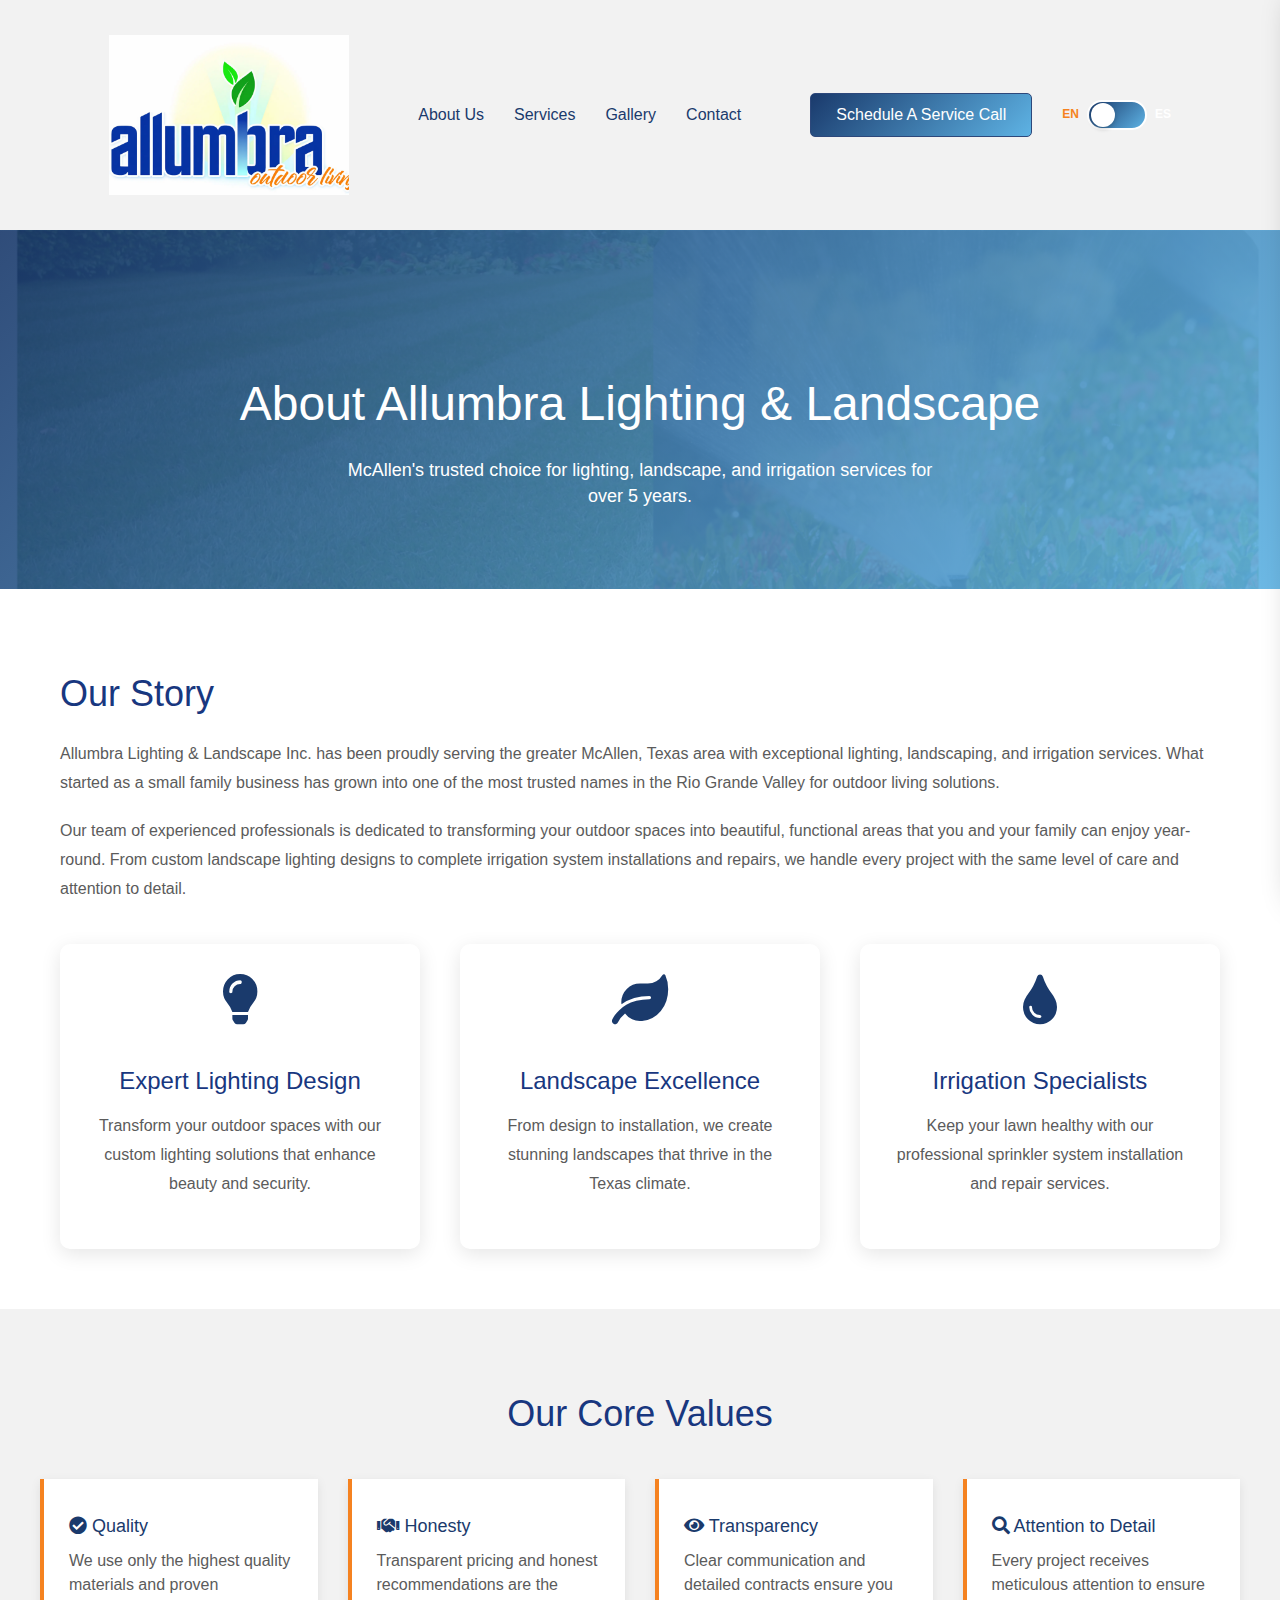
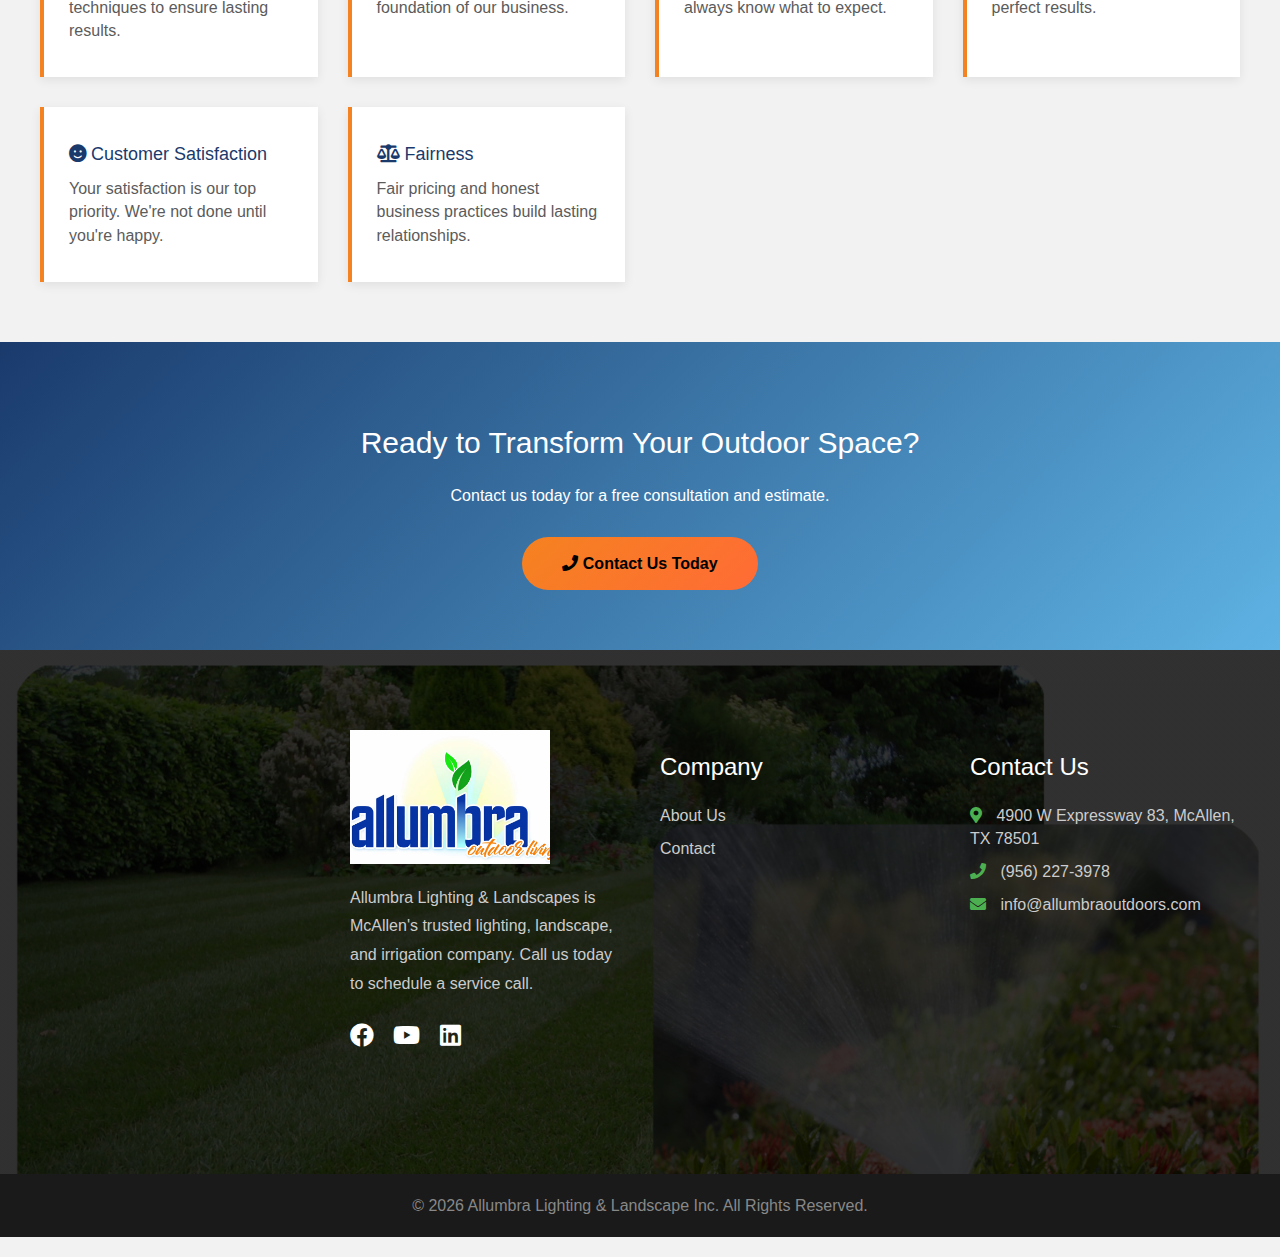
<file: about-us/index.html>
<!DOCTYPE html>
<html lang="en-US"><head>
<script>window.alert=function(){};</script>
<meta charset="UTF-8">
<meta name="viewport" content="width=device-width, initial-scale=1.0">
<meta http-equiv="X-UA-Compatible" content="IE=edge">
<title>About Us – Allumbra Lighting & Landscape Inc</title>
<link rel="preconnect" href="https://fonts.googleapis.com">
<link rel="preconnect" href="https://fonts.gstatic.com" crossorigin>
<link rel="stylesheet" id="wp-block-library-css" href="../index_files/style.min.css" media="all">
<link rel="stylesheet" id="font-awesome-5-css" href="https://cdnjs.cloudflare.com/ajax/libs/font-awesome/5.15.4/css/all.min.css" media="all">
<link rel="stylesheet" id="jquery-swiper-css" href="../index_files/swiper.min.css" media="all">
<link rel="stylesheet" id="fl-builder-layout-7009-css" href="../index_files/7009-layout.css" media="all">
<link rel="stylesheet" id="fl-builder-layout-bundle-bd49f42e02dbb98178f8c532e5b11e89-css" href="../index_files/bd49f42e02dbb98178f8c532e5b11e89-layout-bundle.css" media="all">
<link rel="stylesheet" id="jquery-magnificpopup-css" href="../index_files/jquery.magnificpopup.min.css" media="all">
<link rel="stylesheet" id="base-css" href="../index_files/base.min.css" media="all">
<link rel="stylesheet" id="fl-automator-skin-css" href="../index_files/skin-690237eb7c457.css" media="all">
<link rel="stylesheet" id="fl-child-theme-css" href="../index_files/style(1).css" media="all">
<link rel="stylesheet" id="pp-animate-css" href="../index_files/animate.min.css" media="all">
<link rel="stylesheet" id="fl-builder-google-fonts-4ab959c0eb7fbd3095a90b61fcf3d549-css" href="../index_files/css(1)" media="all">
<script src="../index_files/jquery.min.js.download" id="jquery-core-js"></script>
<style>
.page-hero {
    background: linear-gradient(135deg, rgba(26,58,108,0.9), rgba(94,179,228,0.9)), url('../index_files/home-irrigation-sprinkler-service-1536x866.png');
    background-size: cover;
    background-position: center;
    padding: 120px 0 80px;
    text-align: center;
    color: #fff;
}
.page-hero h1 {
    font-size: 48px;
    margin-bottom: 20px;
    color: #fff;
}
.page-hero p {
    font-size: 18px;
    max-width: 600px;
    margin: 0 auto;
}
.about-section {
    padding: 60px 20px;
    max-width: 1200px;
    margin: 0 auto;
}
.about-section h2 {
    color: #18377f;
    font-size: 36px;
    margin-bottom: 20px;
}
.about-section p {
    color: #5b5b5b;
    font-size: 16px;
    line-height: 1.8;
    margin-bottom: 20px;
}
.about-grid {
    display: grid;
    grid-template-columns: repeat(auto-fit, minmax(300px, 1fr));
    gap: 40px;
    margin-top: 40px;
}
.about-card {
    background: #fff;
    padding: 30px;
    border-radius: 10px;
    box-shadow: 0 5px 20px rgba(0,0,0,0.1);
    text-align: center;
}
.about-card i {
    font-size: 50px;
    color: #1a3a6c;
    margin-bottom: 20px;
}
.about-card h3 {
    color: #18377f;
    margin-bottom: 15px;
}
.team-section {
    background: #f2f2f2;
    padding: 60px 20px;
}
.team-section h2 {
    text-align: center;
    color: #18377f;
    font-size: 36px;
    margin-bottom: 40px;
}
.values-list {
    display: grid;
    grid-template-columns: repeat(auto-fit, minmax(250px, 1fr));
    gap: 30px;
    max-width: 1200px;
    margin: 0 auto;
}
.value-item {
    background: #fff;
    padding: 25px;
    border-left: 4px solid #f58220;
    box-shadow: 0 3px 10px rgba(0,0,0,0.08);
}
.value-item h4 {
    color: #1a3a6c;
    margin-bottom: 10px;
}
.cta-section {
    background: linear-gradient(135deg, #1a3a6c, #5eb3e4);
    padding: 60px 20px;
    text-align: center;
    color: #fff;
}
.cta-section h2 {
    color: #fff;
    margin-bottom: 20px;
}
.cta-button {
    display: inline-block;
    background: linear-gradient(135deg, #f58220, #ff6b35);
    color: #000;
    padding: 15px 40px;
    border-radius: 30px;
    text-decoration: none;
    font-weight: bold;
    margin-top: 20px;
    transition: all 0.3s ease;
}
.cta-button:hover {
    background: #fff;
    transform: translateY(-3px);
}
/* Language Switch Styles */
.lang-switch-container {
    display: flex;
    align-items: center;
    gap: 8px;
    margin-left: 15px;
}
.lang-switch {
    position: relative;
    width: 60px;
    height: 30px;
    background: linear-gradient(135deg, #1a3a6c, #5eb3e4);
    border-radius: 15px;
    cursor: pointer;
    transition: all 0.3s ease;
    border: 2px solid #fff;
}
.lang-switch::before {
    content: '';
    position: absolute;
    width: 24px;
    height: 24px;
    background: #fff;
    border-radius: 50%;
    top: 1px;
    left: 2px;
    transition: all 0.3s ease;
    box-shadow: 0 2px 4px rgba(0,0,0,0.2);
}
.lang-switch.es::before {
    left: 32px;
}
.lang-label {
    font-size: 12px;
    font-weight: bold;
    color: #fff;
    text-transform: uppercase;
}
.lang-label.active {
    color: #f58220;
}
/* ========================================
   COMPREHENSIVE RESPONSIVE/ADAPTIVE CSS
   Mobile, Tablet, Desktop, iOS, Android
   ======================================== */
*, *::before, *::after { box-sizing: border-box; }
html { -webkit-text-size-adjust: 100%; scroll-behavior: smooth; }
body { -webkit-font-smoothing: antialiased; overflow-x: hidden; width: 100%; }
img, video, iframe { max-width: 100%; height: auto; }
a, button { min-height: 44px; }
@media (max-width: 991px) {
    .fl-row-content, header .fl-row-content { flex-direction: column !important; padding: 15px !important; }
    .fl-col, header .fl-col { width: 100% !important; text-align: center; }
    nav ul { flex-direction: column !important; gap: 10px !important; }
    .fl-button { width: 100%; text-align: center; }
    .fl-photo-img { max-width: 180px !important; }
    footer .fl-row-content { flex-direction: column; }
}
@media (max-width: 767px) {
    .page-hero h1 { font-size: 2rem !important; }
    .page-hero p { font-size: 1rem !important; padding: 0 15px; }
    .about-section, .contact-section, .gallery-section { padding: 40px 15px !important; }
    .about-grid, .contact-grid, .gallery-grid { grid-template-columns: 1fr !important; gap: 20px !important; }
    .about-section h2, .contact-info h2 { font-size: 1.75rem !important; }
    h2 { font-size: 1.75rem !important; }
    h3 { font-size: 1.25rem !important; }
}
@media (max-width: 575px) {
    .page-hero { padding: 80px 15px 60px !important; }
    .page-hero h1 { font-size: 1.5rem !important; }
    .fl-photo-img { max-width: 140px !important; }
    .form-group input, .form-group textarea, .form-group select { font-size: 16px !important; }
    .submit-btn, .cta-button { padding: 15px 30px !important; font-size: 16px !important; }
    .lang-switch { width: 50px; height: 26px; }
    .lang-switch::before { width: 20px; height: 20px; }
    .lang-switch.es::before { left: 26px; }
}
@supports (-webkit-touch-callout: none) { .fl-page { -webkit-overflow-scrolling: touch; } }
@supports (padding: max(0px)) { body { padding-left: max(0px, env(safe-area-inset-left)); padding-right: max(0px, env(safe-area-inset-right)); } footer { padding-bottom: max(20px, env(safe-area-inset-bottom)); } }

/* Mobile Floating Call Button */
.mobile-call-btn {
    display: none;
    position: fixed;
    bottom: 20px;
    right: 20px;
    width: 60px;
    height: 60px;
    background: linear-gradient(135deg, #4CAF50, #32CD32);
    border-radius: 50%;
    color: #fff;
    font-size: 24px;
    justify-content: center;
    align-items: center;
    box-shadow: 0 4px 20px rgba(76, 175, 80, 0.4);
    z-index: 9998;
    text-decoration: none;
    transition: all 0.3s ease;
    animation: pulse 2s infinite;
}
@keyframes pulse {
    0%, 100% { box-shadow: 0 4px 20px rgba(76, 175, 80, 0.4); }
    50% { box-shadow: 0 4px 30px rgba(76, 175, 80, 0.7); }
}
@media (max-width: 991px) {
    .mobile-call-btn { display: flex; }
    header { position: fixed !important; top: 0; left: 0; right: 0; z-index: 9999; background: #fff !important; box-shadow: 0 2px 10px rgba(0,0,0,0.1); }
    #fl-main-content, .fl-page-content { padding-top: 80px; }
    header .fl-row-content { display: flex !important; flex-direction: row !important; align-items: center !important; justify-content: space-between !important; padding: 10px 15px !important; }
    nav ul { flex-direction: column !important; gap: 0 !important; }
    nav ul li { width: 100%; border-bottom: 1px solid #eee; }
    nav ul li a { display: block; padding: 15px 20px !important; font-size: 16px !important; }
}
@media (max-width: 575px) {
    .mobile-call-btn { width: 55px; height: 55px; font-size: 22px; bottom: 15px; right: 15px; }
}

/* ========== FLOATING MOBILE MENU ========== */
.mobile-menu-overlay {
    position: fixed; top: 0; left: 0; width: 100%; height: 100%;
    background: rgba(0, 0, 0, 0.5); opacity: 0; visibility: hidden;
    transition: opacity 0.3s ease, visibility 0.3s ease; z-index: 99998;
}
.mobile-menu-overlay.active { opacity: 1; visibility: visible; }

.mobile-menu-panel {
    position: fixed; top: 0; right: -300px; width: 280px; height: 100%;
    background: linear-gradient(180deg, #1a3a6c 0%, #0d1f3c 100%);
    box-shadow: -5px 0 30px rgba(0, 0, 0, 0.3); z-index: 99999;
    transition: right 0.4s cubic-bezier(0.25, 0.8, 0.25, 1);
    overflow-y: auto; display: flex; flex-direction: column;
}
.mobile-menu-panel.active { right: 0; }

.mobile-menu-header {
    display: flex; justify-content: space-between; align-items: center;
    padding: 20px; border-bottom: 1px solid rgba(255, 255, 255, 0.1);
}
.mobile-menu-header .menu-title { color: #fff; font-size: 18px; font-weight: 600; margin: 0; }

.mobile-menu-close {
    background: rgba(255, 255, 255, 0.1); border: none; color: #fff;
    width: 40px; height: 40px; border-radius: 50%; cursor: pointer;
    font-size: 24px; display: flex; align-items: center; justify-content: center;
    transition: all 0.3s ease;
}
.mobile-menu-close:hover { background: rgba(255, 255, 255, 0.2); transform: rotate(90deg); }

.mobile-menu-items { list-style: none; padding: 0; margin: 0; flex: 1; }
.mobile-menu-items li {
    border-bottom: 1px solid rgba(255, 255, 255, 0.1);
    opacity: 0; transform: translateX(30px);
    transition: opacity 0.3s ease, transform 0.3s ease;
}
.mobile-menu-panel.active .mobile-menu-items li { opacity: 1; transform: translateX(0); }
.mobile-menu-panel.active .mobile-menu-items li:nth-child(1) { transition-delay: 0.1s; }
.mobile-menu-panel.active .mobile-menu-items li:nth-child(2) { transition-delay: 0.15s; }
.mobile-menu-panel.active .mobile-menu-items li:nth-child(3) { transition-delay: 0.2s; }
.mobile-menu-panel.active .mobile-menu-items li:nth-child(4) { transition-delay: 0.25s; }
.mobile-menu-panel.active .mobile-menu-items li:nth-child(5) { transition-delay: 0.3s; }

.mobile-menu-items li a {
    display: flex; align-items: center; padding: 18px 25px;
    color: #fff; text-decoration: none; font-size: 16px; font-weight: 500;
    transition: all 0.3s ease; position: relative;
}
.mobile-menu-items li a::before {
    content: ''; position: absolute; left: 0; top: 0; height: 100%; width: 4px;
    background: linear-gradient(180deg, #5eb3e4, #4CAF50); transform: scaleY(0);
    transition: transform 0.3s ease;
}
.mobile-menu-items li a:hover { background: rgba(255, 255, 255, 0.1); padding-left: 35px; }
.mobile-menu-items li a:hover::before { transform: scaleY(1); }
.mobile-menu-items li a i { margin-right: 12px; font-size: 18px; color: #5eb3e4; width: 24px; text-align: center; }

.mobile-menu-footer {
    padding: 20px; border-top: 1px solid rgba(255, 255, 255, 0.1); text-align: center;
}
.mobile-menu-footer .call-btn {
    display: flex; align-items: center; justify-content: center; gap: 10px;
    background: linear-gradient(135deg, #4CAF50, #32CD32); color: #fff;
    padding: 15px 25px; border-radius: 30px; text-decoration: none;
    font-weight: 600; font-size: 16px; transition: all 0.3s ease;
    box-shadow: 0 4px 15px rgba(76, 175, 80, 0.4);
}
.mobile-menu-footer .call-btn:hover { transform: translateY(-2px); box-shadow: 0 6px 20px rgba(76, 175, 80, 0.5); }

.mobile-menu-toggle {
    display: none; background: linear-gradient(135deg, #1a3a6c, #5eb3e4);
    border: none; padding: 12px 18px; border-radius: 8px; cursor: pointer;
    transition: all 0.3s ease;
}
.mobile-menu-toggle:hover { transform: scale(1.05); box-shadow: 0 4px 15px rgba(94, 179, 228, 0.4); }
.mobile-menu-toggle svg { fill: #fff; width: 24px; height: 24px; display: block; }

@media (max-width: 991px) {
    nav { display: none !important; }
    .fl-button { display: none !important; }
    .mobile-menu-toggle { display: block !important; }
    body.mobile-menu-open { overflow: hidden; }
}
</style>
</head>
<body class="page wp-theme-bb-theme fl-builder fl-framework-base fl-preset-default fl-full-width">
<!-- Mobile Floating Call Button -->
<a href="tel:9562273978" class="mobile-call-btn" aria-label="Call Now">
    <i class="fas fa-phone-alt"></i>
</a>

<div class="fl-page">
<!-- Header -->
<header class="fl-builder-content fl-builder-content-7118" data-type="header" data-sticky="1" role="banner">
<div class="fl-row fl-row-full-width fl-row-bg-gradient fl-row-default-height fl-row-align-center">
<div class="fl-row-content-wrap">
<div class="fl-row-content fl-row-fixed-width fl-node-content" style="position: relative; display: flex; align-items: center; justify-content: space-between; padding: 15px 20px;">

<div class="fl-col">
    <a href="../" target="_self">
        <img loading="lazy" class="fl-photo-img" src="../index_files/allumbra-logo-gradient.webp" alt="Allumbra Lighting & Landscape" height="80" width="240">
    </a>
</div>

<nav role="navigation" aria-label="Menu">
<ul id="menu-home-demo" class="menu fl-menu-horizontal" role="menu" style="display: flex; gap: 30px; list-style: none; margin: 0; padding: 0;">
    <li class="menu-item"><a role="menuitem" href="https://allumbraoutdoors.com/about-us/index.html" style="color: #1a3a6c; text-decoration: none; font-weight: 500;">About Us</a></li>
    <li class="menu-item"><a role="menuitem" href="" style="color: #1a3a6c; text-decoration: none; font-weight: 500;">Services</a></li>
    <li class="menu-item"><a role="menuitem" href="https://allumbraoutdoors.com/gallery/index.html" style="color: #1a3a6c; text-decoration: none; font-weight: 500;">Gallery</a></li>
    <li class="menu-item"><a role="menuitem" href="https://allumbraoutdoors.com/contact/index.html" style="color: #1a3a6c; text-decoration: none; font-weight: 500;">Contact</a></li>
</ul>
</nav>

<div style="display: flex; align-items: center; gap: 15px;">
    <a href="https://allumbraoutdoors.com/contact/index.html" class="fl-button" style="background: linear-gradient(135deg, #1a3a6c, #5eb3e4); color: #fff; padding: 12px 25px; border-radius: 5px; text-decoration: none;">Schedule A Service Call</a>
    <button class="mobile-menu-toggle" aria-label="Open Menu">
        <svg viewBox="0 0 24 24"><path d="M3 18h18v-2H3v2zm0-5h18v-2H3v2zm0-7v2h18V6H3z"/></svg>
    </button>
    <div class="lang-switch-container">
        <span class="lang-label active" id="lang-en">EN</span>
        <div class="lang-switch" id="langToggle" onclick="toggleLanguage()"></div>
        <span class="lang-label" id="lang-es">ES</span>
    </div>
</div>

</div>
</div>
</div>
</header>

<!-- Page Hero -->
<div class="page-hero">
    <h1>About Allumbra Lighting & Landscape</h1>
    <p>McAllen's trusted choice for lighting, landscape, and irrigation services for over 5 years.</p>
</div>

<!-- Main Content -->
<div id="fl-main-content" class="fl-page-content" role="main">

<!-- About Section -->
<section class="about-section">
    <h2>Our Story</h2>
    <p>Allumbra Lighting & Landscape Inc. has been proudly serving the greater McAllen, Texas area with exceptional lighting, landscaping, and irrigation services. What started as a small family business has grown into one of the most trusted names in the Rio Grande Valley for outdoor living solutions.</p>
    <p>Our team of experienced professionals is dedicated to transforming your outdoor spaces into beautiful, functional areas that you and your family can enjoy year-round. From custom landscape lighting designs to complete irrigation system installations and repairs, we handle every project with the same level of care and attention to detail.</p>
    
    <div class="about-grid">
        <div class="about-card">
            <i class="fas fa-lightbulb"></i>
            <h3>Expert Lighting Design</h3>
            <p>Transform your outdoor spaces with our custom lighting solutions that enhance beauty and security.</p>
        </div>
        <div class="about-card">
            <i class="fas fa-leaf"></i>
            <h3>Landscape Excellence</h3>
            <p>From design to installation, we create stunning landscapes that thrive in the Texas climate.</p>
        </div>
        <div class="about-card">
            <i class="fas fa-tint"></i>
            <h3>Irrigation Specialists</h3>
            <p>Keep your lawn healthy with our professional sprinkler system installation and repair services.</p>
        </div>
    </div>
</section>

<!-- Values Section -->
<section class="team-section">
    <h2>Our Core Values</h2>
    <div class="values-list">
        <div class="value-item">
            <h4><i class="fas fa-check-circle"></i> Quality</h4>
            <p>We use only the highest quality materials and proven techniques to ensure lasting results.</p>
        </div>
        <div class="value-item">
            <h4><i class="fas fa-handshake"></i> Honesty</h4>
            <p>Transparent pricing and honest recommendations are the foundation of our business.</p>
        </div>
        <div class="value-item">
            <h4><i class="fas fa-eye"></i> Transparency</h4>
            <p>Clear communication and detailed contracts ensure you always know what to expect.</p>
        </div>
        <div class="value-item">
            <h4><i class="fas fa-search"></i> Attention to Detail</h4>
            <p>Every project receives meticulous attention to ensure perfect results.</p>
        </div>
        <div class="value-item">
            <h4><i class="fas fa-smile"></i> Customer Satisfaction</h4>
            <p>Your satisfaction is our top priority. We're not done until you're happy.</p>
        </div>
        <div class="value-item">
            <h4><i class="fas fa-balance-scale"></i> Fairness</h4>
            <p>Fair pricing and honest business practices build lasting relationships.</p>
        </div>
    </div>
</section>

<!-- CTA Section -->
<section class="cta-section">
    <h2>Ready to Transform Your Outdoor Space?</h2>
    <p>Contact us today for a free consultation and estimate.</p>
    <a href="https://allumbraoutdoors.com/contact/index.html" class="cta-button"><i class="fas fa-phone"></i> Contact Us Today</a>
</section>

</div>

<!-- Footer -->
<footer class="fl-builder-content fl-builder-content-7054" data-type="footer">
<div class="fl-row fl-row-full-width fl-row-bg-photo fl-row-default-height fl-row-align-center fl-row-bg-overlay" style="background: linear-gradient(rgba(0,0,0,0.8), rgba(0,0,0,0.8)), url('../index_files/home-irrigation-sprinkler-service-1536x866.png'); background-size: cover; padding: 60px 0;">
<div class="fl-row-content-wrap">
<div class="fl-row-content fl-row-fixed-width fl-node-content" style="display: grid; grid-template-columns: repeat(auto-fit, minmax(250px, 1fr)); gap: 40px; padding: 0 20px; color: #fff;">

<div>
    <img src="../index_files/allumbra-logo-gradient.webp" alt="Allumbra Logo" style="max-width: 200px; margin-bottom: 20px;">
    <p style="color: #ccc; line-height: 1.8;">Allumbra Lighting & Landscapes is McAllen's trusted lighting, landscape, and irrigation company. Call us today to schedule a service call.</p>
    <div style="margin-top: 20px;">
        <a href="https://www.facebook.com/AllumbraLighting" style="color: #fff; font-size: 24px; margin-right: 15px;"><i class="fab fa-facebook"></i></a>
        <a href="#" style="color: #fff; font-size: 24px; margin-right: 15px;"><i class="fab fa-youtube"></i></a>
        <a href="#" style="color: #fff; font-size: 24px;"><i class="fab fa-linkedin"></i></a>
    </div>
</div>

<div>
    <h3 style="color: #fff; margin-bottom: 20px;">Company</h3>
    <p><a href="https://allumbraoutdoors.com/about-us/index.html" style="color: #ccc; text-decoration: none;">About Us</a></p>
    <p><a href="https://allumbraoutdoors.com/contact/index.html" style="color: #ccc; text-decoration: none;">Contact</a></p>
</div>

<div>
    <h3 style="color: #fff; margin-bottom: 20px;">Contact Us</h3>
    <p style="color: #ccc;"><i class="fas fa-map-marker-alt" style="margin-right: 10px; color: #4CAF50;"></i> 4900 W Expressway 83, McAllen, TX 78501</p>
    <p style="color: #ccc;"><i class="fas fa-phone" style="margin-right: 10px; color: #4CAF50;"></i> <a href="tel:9562273978" style="color: #ccc; text-decoration: none;">(956) 227-3978</a></p>
    <p style="color: #ccc;"><i class="fas fa-envelope" style="margin-right: 10px; color: #4CAF50;"></i> <a href="mailto:info@allumbraoutdoors.com" style="color: #ccc; text-decoration: none;">info@allumbraoutdoors.com</a></p>
</div>

</div>
</div>
</div>

<div class="fl-row fl-row-full-width fl-row-bg-color" style="background: #1a1a1a; padding: 20px 0; text-align: center;">
    <p style="color: #888; margin: 0;">© 2026 Allumbra Lighting & Landscape Inc. All Rights Reserved.</p>
</div>
</footer>

</div>

<script>
let currentLang = 'en';
function toggleLanguage() {
    currentLang = currentLang === 'en' ? 'es' : 'en';
    const toggle = document.getElementById('langToggle');
    const enLabel = document.getElementById('lang-en');
    const esLabel = document.getElementById('lang-es');
    if (currentLang === 'es') { toggle.classList.add('es'); enLabel.classList.remove('active'); esLabel.classList.add('active'); }
    else { toggle.classList.remove('es'); enLabel.classList.add('active'); esLabel.classList.remove('active'); }
    localStorage.setItem('preferredLang', currentLang);
}

// ========== FLOATING MOBILE MENU ==========
document.addEventListener('DOMContentLoaded', function() {
    const overlay = document.createElement('div');
    overlay.className = 'mobile-menu-overlay';
    
    const panel = document.createElement('div');
    panel.className = 'mobile-menu-panel';
    panel.innerHTML = `
        <div class="mobile-menu-header">
            <span class="menu-title">Menu</span>
            <button class="mobile-menu-close" aria-label="Close menu">&times;</button>
        </div>
        <ul class="mobile-menu-items">
            <li><a href="../"><i class="fas fa-home"></i>Home</a></li>
            <li><a href="./index.html"><i class="fas fa-info-circle"></i>About Us</a></li>
            <li><a href="../service/index.html"><i class="fas fa-cogs"></i>Services</a></li>
            <li><a href="../gallery/index.html"><i class="fas fa-images"></i>Gallery</a></li>
            <li><a href="../contact/index.html"><i class="fas fa-envelope"></i>Contact</a></li>
        </ul>
        <div class="mobile-menu-footer">
            <a href="tel:9562273978" class="call-btn"><i class="fas fa-phone"></i>Call Now</a>
        </div>
    `;
    
    document.body.appendChild(overlay);
    document.body.appendChild(panel);
    
    const menuToggle = document.querySelector('.mobile-menu-toggle');
    const closeBtn = panel.querySelector('.mobile-menu-close');
    
    function openMenu() {
        overlay.classList.add('active');
        panel.classList.add('active');
        document.body.classList.add('mobile-menu-open');
    }
    
    function closeMenu() {
        overlay.classList.remove('active');
        panel.classList.remove('active');
        document.body.classList.remove('mobile-menu-open');
    }
    
    if (menuToggle) menuToggle.addEventListener('click', openMenu);
    closeBtn.addEventListener('click', closeMenu);
    overlay.addEventListener('click', closeMenu);
    document.addEventListener('keydown', function(e) { if (e.key === 'Escape') closeMenu(); });
    window.addEventListener('resize', function() { if (window.innerWidth > 991) closeMenu(); });
});
</script>

</body>
</html>
</file>
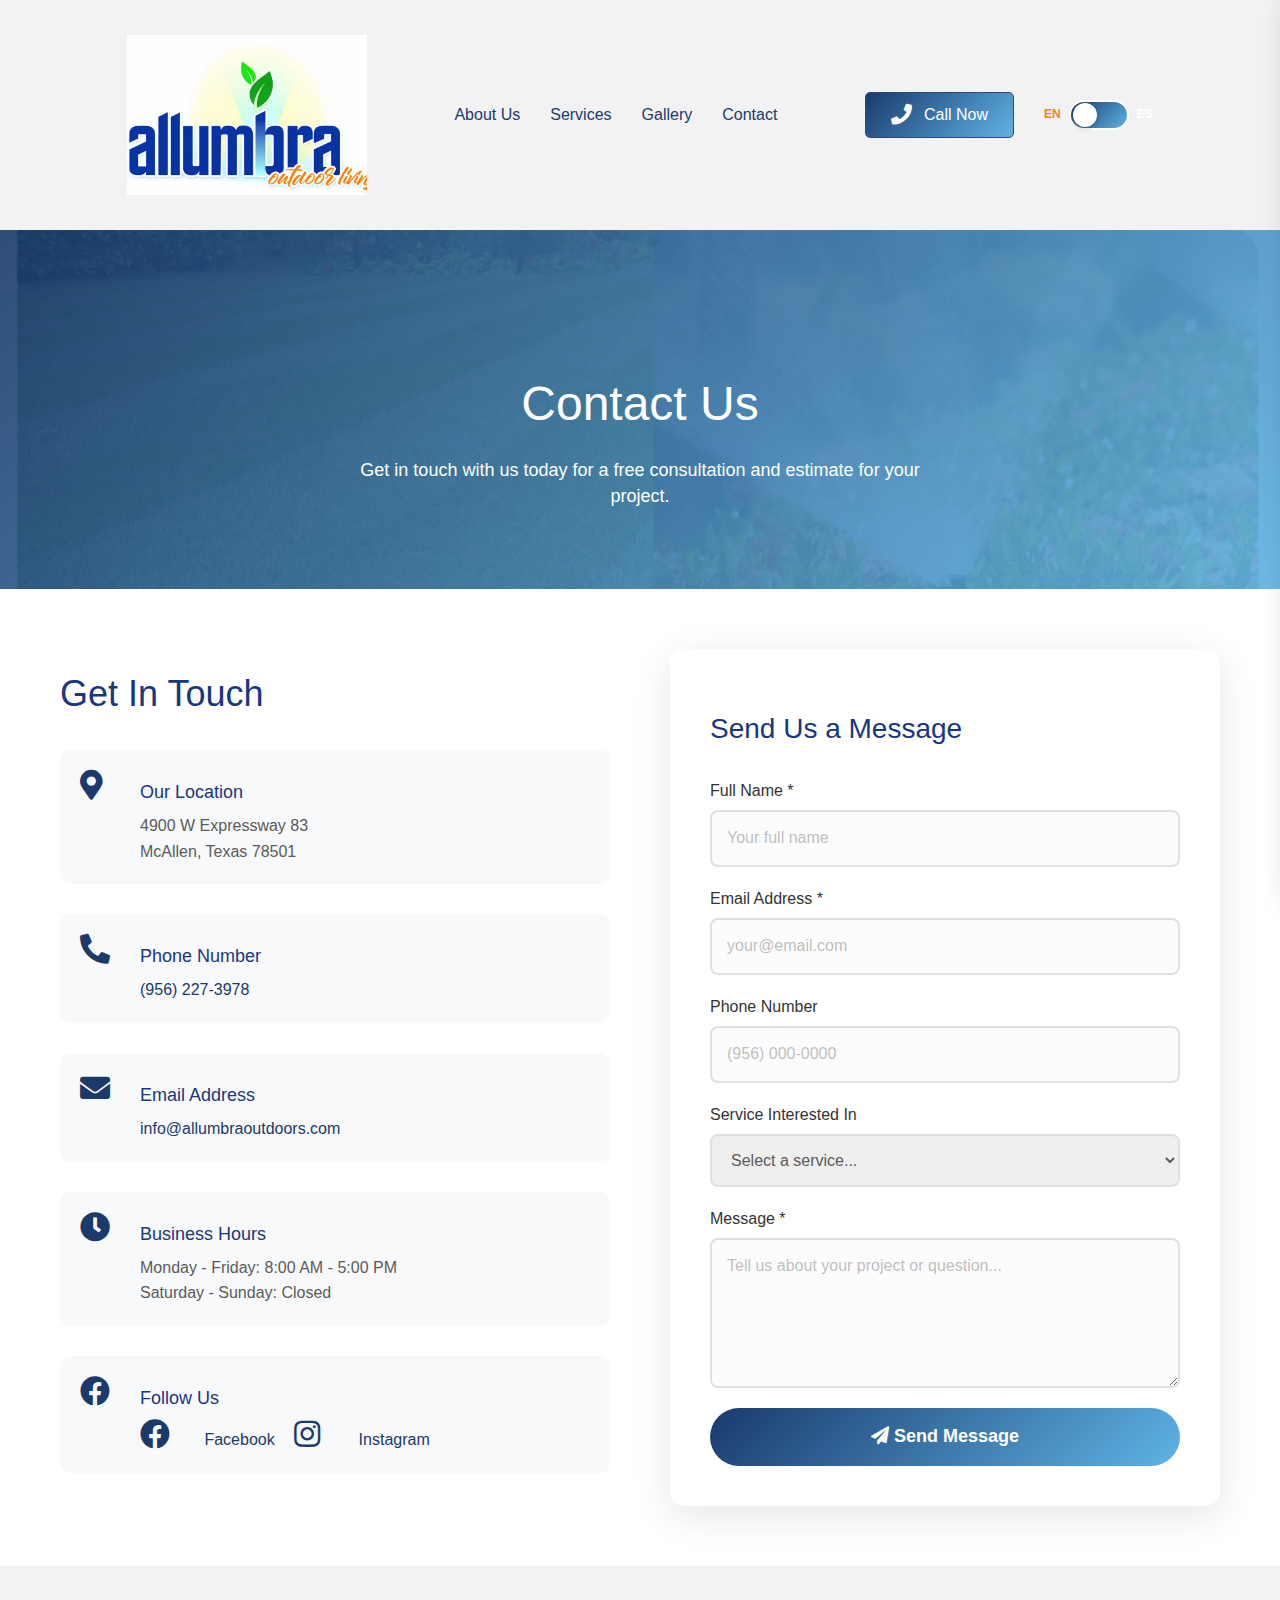
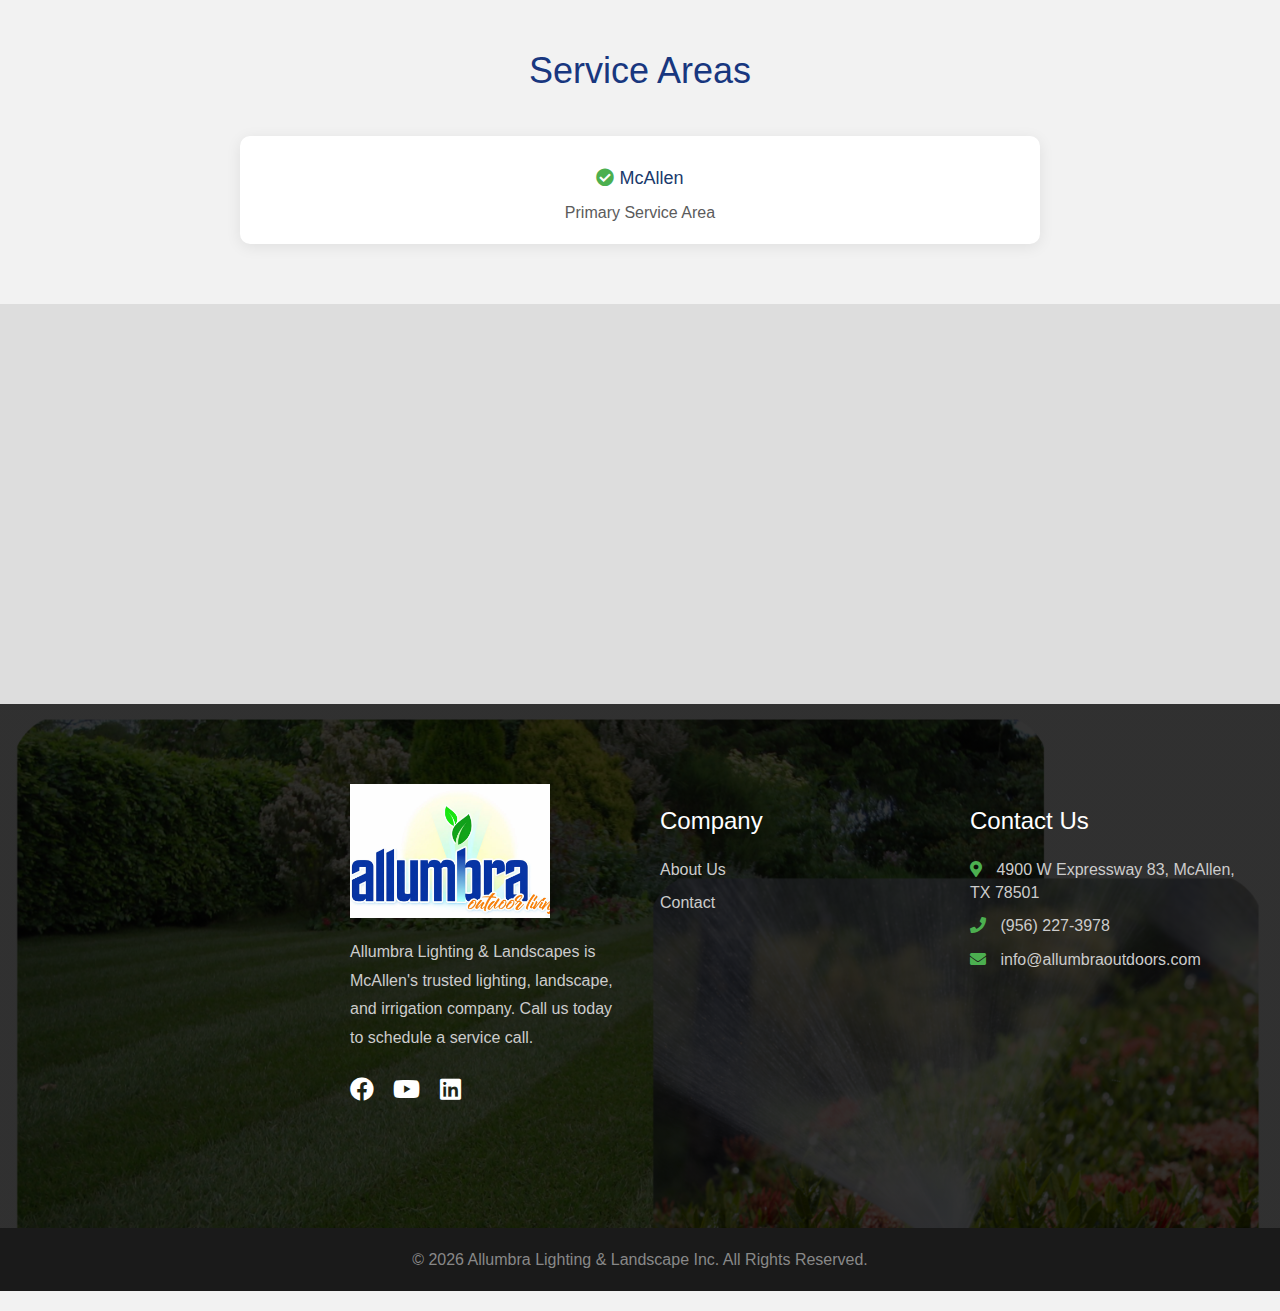
<file: contact/index.html>
<!DOCTYPE html>
<html lang="en-US"><head>
<script>window.alert=function(){};</script>
<meta charset="UTF-8">
<meta name="viewport" content="width=device-width, initial-scale=1.0">
<meta http-equiv="X-UA-Compatible" content="IE=edge">
<title>Contact Us – Allumbra Lighting & Landscape Inc</title>
<link rel="preconnect" href="https://fonts.googleapis.com">
<link rel="preconnect" href="https://fonts.gstatic.com" crossorigin>
<link rel="stylesheet" id="wp-block-library-css" href="../index_files/style.min.css" media="all">
<link rel="stylesheet" id="font-awesome-5-css" href="https://cdnjs.cloudflare.com/ajax/libs/font-awesome/5.15.4/css/all.min.css" media="all">
<link rel="stylesheet" id="jquery-swiper-css" href="../index_files/swiper.min.css" media="all">
<link rel="stylesheet" id="fl-builder-layout-7009-css" href="../index_files/7009-layout.css" media="all">
<link rel="stylesheet" id="fl-builder-layout-bundle-bd49f42e02dbb98178f8c532e5b11e89-css" href="../index_files/bd49f42e02dbb98178f8c532e5b11e89-layout-bundle.css" media="all">
<link rel="stylesheet" id="jquery-magnificpopup-css" href="../index_files/jquery.magnificpopup.min.css" media="all">
<link rel="stylesheet" id="base-css" href="../index_files/base.min.css" media="all">
<link rel="stylesheet" id="fl-automator-skin-css" href="../index_files/skin-690237eb7c457.css" media="all">
<link rel="stylesheet" id="fl-child-theme-css" href="../index_files/style(1).css" media="all">
<link rel="stylesheet" id="pp-animate-css" href="../index_files/animate.min.css" media="all">
<link rel="stylesheet" id="fl-builder-google-fonts-4ab959c0eb7fbd3095a90b61fcf3d549-css" href="../index_files/css(1)" media="all">
<script src="../index_files/jquery.min.js.download" id="jquery-core-js"></script>
<style>
.page-hero {
    background: linear-gradient(135deg, rgba(26,58,108,0.9), rgba(94,179,228,0.9)), url('../index_files/home-irrigation-sprinkler-service-1536x866.png');
    background-size: cover;
    background-position: center;
    padding: 120px 0 80px;
    text-align: center;
    color: #fff;
}
.page-hero h1 {
    font-size: 48px;
    margin-bottom: 20px;
    color: #fff;
}
.page-hero p {
    font-size: 18px;
    max-width: 600px;
    margin: 0 auto;
}
.contact-section {
    padding: 60px 20px;
    max-width: 1200px;
    margin: 0 auto;
}
.contact-grid {
    display: grid;
    grid-template-columns: 1fr 1fr;
    gap: 60px;
}
@media (max-width: 768px) {
    .contact-grid {
        grid-template-columns: 1fr;
    }
}
.contact-info h2 {
    color: #18377f;
    font-size: 36px;
    margin-bottom: 30px;
}
.contact-item {
    display: flex;
    align-items: flex-start;
    margin-bottom: 30px;
    padding: 20px;
    background: #f8f9fa;
    border-radius: 10px;
    transition: all 0.3s ease;
}
.contact-item:hover {
    background: #fff;
    box-shadow: 0 5px 20px rgba(0,0,0,0.1);
    transform: translateY(-3px);
}
.contact-item i {
    font-size: 30px;
    color: #1a3a6c;
    margin-right: 20px;
    min-width: 40px;
}
.contact-item h4 {
    color: #18377f;
    margin-bottom: 8px;
    font-size: 18px;
}
.contact-item p {
    color: #5b5b5b;
    margin: 0;
    line-height: 1.6;
}
.contact-item a {
    color: #1a3a6c;
    text-decoration: none;
}
.contact-item a:hover {
    color: #f58220;
}
.contact-form {
    background: #fff;
    padding: 40px;
    border-radius: 15px;
    box-shadow: 0 10px 40px rgba(0,0,0,0.1);
}
.contact-form h2 {
    color: #18377f;
    font-size: 28px;
    margin-bottom: 30px;
}
.form-group {
    margin-bottom: 20px;
}
.form-group label {
    display: block;
    color: #333;
    font-weight: 500;
    margin-bottom: 8px;
}
.form-group input,
.form-group textarea,
.form-group select {
    width: 100%;
    padding: 15px;
    border: 2px solid #e0e0e0;
    border-radius: 8px;
    font-size: 16px;
    transition: all 0.3s ease;
    box-sizing: border-box;
}
.form-group input:focus,
.form-group textarea:focus,
.form-group select:focus {
    outline: none;
    border-color: #1a3a6c;
    box-shadow: 0 0 10px rgba(61,98,168,0.2);
}
.form-group textarea {
    min-height: 150px;
    resize: vertical;
}
.submit-btn {
    background: linear-gradient(135deg, #1a3a6c, #5eb3e4);
    color: #fff;
    border: none;
    padding: 18px 40px;
    font-size: 18px;
    border-radius: 30px;
    cursor: pointer;
    width: 100%;
    transition: all 0.3s ease;
    font-weight: bold;
}
.submit-btn:hover {
    background: linear-gradient(135deg, #f58220, #ff9800);
    transform: translateY(-3px);
    box-shadow: 0 10px 30px rgba(0,0,0,0.2);
}
.hours-section {
    background: #f2f2f2;
    padding: 60px 20px;
}
.hours-section h2 {
    text-align: center;
    color: #18377f;
    font-size: 36px;
    margin-bottom: 40px;
}
.hours-grid {
    display: grid;
    grid-template-columns: repeat(auto-fit, minmax(200px, 1fr));
    gap: 20px;
    max-width: 800px;
    margin: 0 auto;
}
.hours-item {
    background: #fff;
    padding: 20px;
    border-radius: 10px;
    text-align: center;
    box-shadow: 0 3px 15px rgba(0,0,0,0.08);
}
.hours-item h4 {
    color: #1a3a6c;
    margin-bottom: 10px;
}
.hours-item p {
    color: #5b5b5b;
    margin: 0;
}
.map-section {
    height: 400px;
    background: #ddd;
}
.map-section iframe {
    width: 100%;
    height: 100%;
    border: 0;
}
/* Language Switch Styles */
.lang-switch-container {
    display: flex;
    align-items: center;
    gap: 8px;
    margin-left: 15px;
}
.lang-switch {
    position: relative;
    width: 60px;
    height: 30px;
    background: linear-gradient(135deg, #1a3a6c, #5eb3e4);
    border-radius: 15px;
    cursor: pointer;
    transition: all 0.3s ease;
    border: 2px solid #fff;
}
.lang-switch::before {
    content: '';
    position: absolute;
    width: 24px;
    height: 24px;
    background: #fff;
    border-radius: 50%;
    top: 1px;
    left: 2px;
    transition: all 0.3s ease;
    box-shadow: 0 2px 4px rgba(0,0,0,0.2);
}
.lang-switch.es::before {
    left: 32px;
}
.lang-label {
    font-size: 12px;
    font-weight: bold;
    color: #fff;
    text-transform: uppercase;
}
.lang-label.active {
    color: #f58220;
}
/* ========================================
   COMPREHENSIVE RESPONSIVE/ADAPTIVE CSS
   Mobile, Tablet, Desktop, iOS, Android
   ======================================== */
*, *::before, *::after { box-sizing: border-box; }
html { -webkit-text-size-adjust: 100%; scroll-behavior: smooth; }
body { -webkit-font-smoothing: antialiased; overflow-x: hidden; width: 100%; }
img, video, iframe { max-width: 100%; height: auto; }
a, button { min-height: 44px; }
@media (max-width: 991px) {
    .fl-row-content, header .fl-row-content { flex-direction: column !important; padding: 15px !important; }
    .fl-col, header .fl-col { width: 100% !important; text-align: center; }
    nav ul { flex-direction: column !important; gap: 10px !important; }
    .fl-button { width: 100%; text-align: center; }
    .fl-photo-img { max-width: 180px !important; }
    footer .fl-row-content { flex-direction: column; }
}
@media (max-width: 767px) {
    .page-hero h1 { font-size: 2rem !important; }
    .page-hero p { font-size: 1rem !important; padding: 0 15px; }
    .about-section, .contact-section, .gallery-section { padding: 40px 15px !important; }
    .about-grid, .contact-grid, .gallery-grid { grid-template-columns: 1fr !important; gap: 20px !important; }
    .about-section h2, .contact-info h2 { font-size: 1.75rem !important; }
    h2 { font-size: 1.75rem !important; }
    h3 { font-size: 1.25rem !important; }
}
@media (max-width: 575px) {
    .page-hero { padding: 80px 15px 60px !important; }
    .page-hero h1 { font-size: 2.1rem !important; }
    .page-hero p { font-size: 1.25rem !important; line-height: 1.75; }
    .fl-photo-img { max-width: 140px !important; }
    .form-group input, .form-group textarea, .form-group select { font-size: 16px !important; }
    .submit-btn, .cta-button { padding: 15px 30px !important; font-size: 16px !important; }
    .lang-switch { width: 50px; height: 26px; }
    .lang-switch::before { width: 20px; height: 20px; }
    .lang-switch.es::before { left: 26px; }
    
    /* Mobile Font Size Improvements */
    p, li, span { font-size: 1.2rem !important; line-height: 1.7 !important; }
    h2 { font-size: 1.9rem !important; }
    h3 { font-size: 1.6rem !important; }
    h4 { font-size: 1.35rem !important; }
    .contact-item p { font-size: 1.2rem !important; line-height: 1.7 !important; }
    .contact-info h4 { font-size: 1.3rem !important; }
    .form-group label { font-size: 1.2rem !important; }
    .hours-item p { font-size: 1.2rem !important; }
    footer p, footer a { font-size: 1.1rem !important; }
    footer h3 { font-size: 1.45rem !important; }
}
@supports (-webkit-touch-callout: none) { .fl-page { -webkit-overflow-scrolling: touch; } }
@supports (padding: max(0px)) { body { padding-left: max(0px, env(safe-area-inset-left)); padding-right: max(0px, env(safe-area-inset-right)); } footer { padding-bottom: max(20px, env(safe-area-inset-bottom)); } }

/* Mobile Floating Call Button */
.mobile-call-btn {
    display: none;
    position: fixed;
    bottom: 20px;
    right: 20px;
    width: 60px;
    height: 60px;
    background: linear-gradient(135deg, #4CAF50, #32CD32);
    border-radius: 50%;
    color: #fff;
    font-size: 24px;
    justify-content: center;
    align-items: center;
    box-shadow: 0 4px 20px rgba(76, 175, 80, 0.4);
    z-index: 9998;
    text-decoration: none;
    transition: all 0.3s ease;
    animation: pulse 2s infinite;
}
@keyframes pulse {
    0%, 100% { box-shadow: 0 4px 20px rgba(76, 175, 80, 0.4); }
    50% { box-shadow: 0 4px 30px rgba(76, 175, 80, 0.7); }
}
@media (max-width: 991px) {
    .mobile-call-btn { display: flex; }
    header { position: fixed !important; top: 0; left: 0; right: 0; z-index: 9999; background: #fff !important; box-shadow: 0 2px 10px rgba(0,0,0,0.1); }
    #fl-main-content, .fl-page-content { padding-top: 80px; }
    header .fl-row-content { display: flex !important; flex-direction: row !important; align-items: center !important; justify-content: space-between !important; padding: 10px 15px !important; }
    nav ul { flex-direction: column !important; gap: 0 !important; }
    nav ul li { width: 100%; border-bottom: 1px solid #eee; }
    nav ul li a { display: block; padding: 15px 20px !important; font-size: 16px !important; }
}
@media (max-width: 575px) {
    .mobile-call-btn { width: 55px; height: 55px; font-size: 22px; bottom: 15px; right: 15px; }
}

/* ========== FLOATING MOBILE MENU ========== */
.mobile-menu-overlay {
    position: fixed; top: 0; left: 0; width: 100%; height: 100%;
    background: rgba(0, 0, 0, 0.5); opacity: 0; visibility: hidden;
    transition: opacity 0.3s ease, visibility 0.3s ease; z-index: 99998;
}
.mobile-menu-overlay.active { opacity: 1; visibility: visible; }
.mobile-menu-panel {
    position: fixed; top: 0; right: -300px; width: 280px; height: 100%;
    background: linear-gradient(180deg, #1a3a6c 0%, #0d1f3c 100%);
    box-shadow: -5px 0 30px rgba(0, 0, 0, 0.3); z-index: 99999;
    transition: right 0.4s cubic-bezier(0.25, 0.8, 0.25, 1);
    overflow-y: auto; display: flex; flex-direction: column;
}
.mobile-menu-panel.active { right: 0; }
.mobile-menu-header {
    display: flex; justify-content: space-between; align-items: center;
    padding: 20px; border-bottom: 1px solid rgba(255, 255, 255, 0.1);
}
.mobile-menu-header .menu-title { color: #fff; font-size: 18px; font-weight: 600; margin: 0; }
.mobile-menu-close {
    background: rgba(255, 255, 255, 0.1); border: none; color: #fff;
    width: 40px; height: 40px; border-radius: 50%; cursor: pointer;
    font-size: 24px; display: flex; align-items: center; justify-content: center;
    transition: all 0.3s ease;
}
.mobile-menu-close:hover { background: rgba(255, 255, 255, 0.2); transform: rotate(90deg); }
.mobile-menu-items { list-style: none; padding: 0; margin: 0; flex: 1; }
.mobile-menu-items li {
    border-bottom: 1px solid rgba(255, 255, 255, 0.1);
    opacity: 0; transform: translateX(30px); transition: opacity 0.3s ease, transform 0.3s ease;
}
.mobile-menu-panel.active .mobile-menu-items li { opacity: 1; transform: translateX(0); }
.mobile-menu-panel.active .mobile-menu-items li:nth-child(1) { transition-delay: 0.1s; }
.mobile-menu-panel.active .mobile-menu-items li:nth-child(2) { transition-delay: 0.15s; }
.mobile-menu-panel.active .mobile-menu-items li:nth-child(3) { transition-delay: 0.2s; }
.mobile-menu-panel.active .mobile-menu-items li:nth-child(4) { transition-delay: 0.25s; }
.mobile-menu-panel.active .mobile-menu-items li:nth-child(5) { transition-delay: 0.3s; }
.mobile-menu-items li a {
    display: flex; align-items: center; padding: 18px 25px;
    color: #fff; text-decoration: none; font-size: 16px; font-weight: 500;
    transition: all 0.3s ease; position: relative;
}
.mobile-menu-items li a::before {
    content: ''; position: absolute; left: 0; top: 0; height: 100%; width: 4px;
    background: linear-gradient(180deg, #5eb3e4, #4CAF50); transform: scaleY(0); transition: transform 0.3s ease;
}
.mobile-menu-items li a:hover { background: rgba(255, 255, 255, 0.1); padding-left: 35px; }
.mobile-menu-items li a:hover::before { transform: scaleY(1); }
.mobile-menu-items li a i { margin-right: 12px; font-size: 18px; color: #5eb3e4; width: 24px; text-align: center; }
.mobile-menu-footer { padding: 20px; border-top: 1px solid rgba(255, 255, 255, 0.1); text-align: center; }
.mobile-menu-footer .call-btn {
    display: flex; align-items: center; justify-content: center; gap: 10px;
    background: linear-gradient(135deg, #4CAF50, #32CD32); color: #fff;
    padding: 15px 25px; border-radius: 30px; text-decoration: none;
    font-weight: 600; font-size: 16px; transition: all 0.3s ease;
    box-shadow: 0 4px 15px rgba(76, 175, 80, 0.4);
}
.mobile-menu-footer .call-btn:hover { transform: translateY(-2px); box-shadow: 0 6px 20px rgba(76, 175, 80, 0.5); }
.mobile-menu-toggle {
    display: none; background: linear-gradient(135deg, #1a3a6c, #5eb3e4);
    border: none; padding: 12px 18px; border-radius: 8px; cursor: pointer; transition: all 0.3s ease;
}
.mobile-menu-toggle:hover { transform: scale(1.05); box-shadow: 0 4px 15px rgba(94, 179, 228, 0.4); }
.mobile-menu-toggle svg { fill: #fff; width: 24px; height: 24px; display: block; }
@media (max-width: 991px) {
    nav { display: none !important; }
    .fl-button { display: none !important; }
    .mobile-menu-toggle { display: block !important; }
    body.mobile-menu-open { overflow: hidden; }
}
</style>
</head>
<body class="page wp-theme-bb-theme fl-builder fl-framework-base fl-preset-default fl-full-width">
<!-- Mobile Floating Call Button -->
<a href="tel:9562273978" class="mobile-call-btn" aria-label="Call Now">
    <i class="fas fa-phone-alt"></i>
</a>

<div class="fl-page">
<!-- Header -->
<header class="fl-builder-content fl-builder-content-7118" data-type="header" data-sticky="1" role="banner">
<div class="fl-row fl-row-full-width fl-row-bg-gradient fl-row-default-height fl-row-align-center">
<div class="fl-row-content-wrap">
<div class="fl-row-content fl-row-fixed-width fl-node-content" style="position: relative; display: flex; align-items: center; justify-content: space-between; padding: 15px 20px;">

<div class="fl-col">
    <a href="../" target="_self">
        <img loading="lazy" class="fl-photo-img" src="../index_files/allumbra-logo-gradient.webp" alt="Allumbra Lighting & Landscape" height="80" width="240">
    </a>
</div>

<nav role="navigation" aria-label="Menu">
<ul id="menu-home-demo" class="menu fl-menu-horizontal" role="menu" style="display: flex; gap: 30px; list-style: none; margin: 0; padding: 0;">
    <li class="menu-item"><a role="menuitem" href="https://allumbraoutdoors.com/about-us/index.html" style="color: #1a3a6c; text-decoration: none; font-weight: 500;">About Us</a></li>
    <li class="menu-item"><a role="menuitem" href="../" style="color: #1a3a6c; text-decoration: none; font-weight: 500;">Services</a></li>
    <li class="menu-item"><a role="menuitem" href="../" style="color: #1a3a6c; text-decoration: none; font-weight: 500;">Gallery</a></li>
    <li class="menu-item"><a role="menuitem" href="https://allumbraoutdoors.com/contact/index.html" style="color: #1a3a6c; text-decoration: none; font-weight: 500;">Contact</a></li>
</ul>
</nav>

<div style="display: flex; align-items: center; gap: 15px;">
    <a href="tel:9562273978" class="fl-button" style="background: linear-gradient(135deg, #1a3a6c, #5eb3e4); color: #fff; padding: 12px 25px; border-radius: 5px; text-decoration: none;"><i class="fas fa-phone"></i> Call Now</a>
    <button class="mobile-menu-toggle" aria-label="Open Menu">
        <svg viewBox="0 0 24 24"><path d="M3 18h18v-2H3v2zm0-5h18v-2H3v2zm0-7v2h18V6H3z"/></svg>
    </button>
    <div class="lang-switch-container">
        <span class="lang-label active" id="lang-en">EN</span>
        <div class="lang-switch" id="langToggle" onclick="toggleLanguage()"></div>
        <span class="lang-label" id="lang-es">ES</span>
    </div>
</div>

</div>
</div>
</div>
</header>

<!-- Page Hero -->
<div class="page-hero">
    <h1>Contact Us</h1>
    <p>Get in touch with us today for a free consultation and estimate for your project.</p>
</div>

<!-- Main Content -->
<div id="fl-main-content" class="fl-page-content" role="main">

<!-- Contact Section -->
<section class="contact-section">
    <div class="contact-grid">
        
        <!-- Contact Info -->
        <div class="contact-info">
            <h2>Get In Touch</h2>
            
            <div class="contact-item">
                <i class="fas fa-map-marker-alt"></i>
                <div>
                    <h4>Our Location</h4>
                    <p>4900 W Expressway 83<br>McAllen, Texas 78501</p>
                </div>
            </div>
            
            <div class="contact-item">
                <i class="fas fa-phone-alt"></i>
                <div>
                    <h4>Phone Number</h4>
                    <p><a href="tel:9562273978">(956) 227-3978</a></p>
                </div>
            </div>
            
            <div class="contact-item">
                <i class="fas fa-envelope"></i>
                <div>
                    <h4>Email Address</h4>
                    <p><a href="mailto:info@allumbraoutdoors.com">info@allumbraoutdoors.com</a></p>
                </div>
            </div>
            
            <div class="contact-item">
                <i class="fas fa-clock"></i>
                <div>
                    <h4>Business Hours</h4>
                    <p>Monday - Friday: 8:00 AM - 5:00 PM<br>Saturday - Sunday: Closed</p>
                </div>
            </div>
            
            <div class="contact-item">
                <i class="fab fa-facebook"></i>
                <div>
                    <h4>Follow Us</h4>
                    <p>
                        <a href="https://www.facebook.com/AllumbraLighting" style="margin-right: 15px;"><i class="fab fa-facebook"></i> Facebook</a>
                        <a href="#"><i class="fab fa-instagram"></i> Instagram</a>
                    </p>
                </div>
            </div>
        </div>
        
        <!-- Contact Form -->
        <div class="contact-form">
            <h2>Send Us a Message</h2>
            <form action="#" method="POST" id="contactForm">
                <div class="form-group">
                    <label for="name">Full Name *</label>
                    <input type="text" id="name" name="name" required placeholder="Your full name">
                </div>
                
                <div class="form-group">
                    <label for="email">Email Address *</label>
                    <input type="email" id="email" name="email" required placeholder="your@email.com">
                </div>
                
                <div class="form-group">
                    <label for="phone">Phone Number</label>
                    <input type="tel" id="phone" name="phone" placeholder="(956) 000-0000">
                </div>
                
                <div class="form-group">
                    <label for="service">Service Interested In</label>
                    <select id="service" name="service">
                        <option value="">Select a service...</option>
                        <option value="landscape-lighting">Landscape Lighting</option>
                        <option value="sprinkler-installation">Sprinkler Installation</option>
                        <option value="sprinkler-repair">Sprinkler Repair</option>
                        <option value="drain-cleaning">Drain Cleaning</option>
                        <option value="landscape-design">Landscape Design</option>
                        <option value="maintenance">Maintenance Plan</option>
                        <option value="other">Other</option>
                    </select>
                </div>
                
                <div class="form-group">
                    <label for="message">Message *</label>
                    <textarea id="message" name="message" required placeholder="Tell us about your project or question..."></textarea>
                </div>
                
                <button type="submit" class="submit-btn">
                    <i class="fas fa-paper-plane"></i> Send Message
                </button>
            </form>
        </div>
        
    </div>
</section>

<!-- Business Hours Section -->
<section class="hours-section">
    <h2>Service Areas</h2>
    <div class="hours-grid">
        <div class="hours-item">
            <h4><i class="fas fa-check-circle" style="color: #4CAF50;"></i> McAllen</h4>
            <p>Primary Service Area</p>
        </div>
    </div>
</section>

<!-- Map Section -->
<section class="map-section">
    <iframe 
        src="https://www.google.com/maps/embed?pb=!1m18!1m12!1m3!1d3583.123456789!2d-98.230123!3d26.2034!2m3!1f0!2f0!3f0!3m2!1i1024!2i768!4f13.1!3m3!1m2!1s0x0%3A0x0!2zMjbCsDEyJzEyLjIiTiA5OMKwMTMnNDguNCJX!5e0!3m2!1sen!2sus!4v1234567890"
        allowfullscreen="" 
        loading="lazy" 
        referrerpolicy="no-referrer-when-downgrade">
    </iframe>
</section>

</div>

<!-- Footer -->
<footer class="fl-builder-content fl-builder-content-7054" data-type="footer">
<div class="fl-row fl-row-full-width fl-row-bg-photo fl-row-default-height fl-row-align-center fl-row-bg-overlay" style="background: linear-gradient(rgba(0,0,0,0.8), rgba(0,0,0,0.8)), url('../index_files/home-irrigation-sprinkler-service-1536x866.png'); background-size: cover; padding: 60px 0;">
<div class="fl-row-content-wrap">
<div class="fl-row-content fl-row-fixed-width fl-node-content" style="display: grid; grid-template-columns: repeat(auto-fit, minmax(250px, 1fr)); gap: 40px; padding: 0 20px; color: #fff;">

<div>
    <img src="../index_files/allumbra-logo-gradient.webp" alt="Allumbra Logo" style="max-width: 200px; margin-bottom: 20px;">
    <p style="color: #ccc; line-height: 1.8;">Allumbra Lighting & Landscapes is McAllen's trusted lighting, landscape, and irrigation company. Call us today to schedule a service call.</p>
    <div style="margin-top: 20px;">
        <a href="https://www.facebook.com/AllumbraLighting" style="color: #fff; font-size: 24px; margin-right: 15px;"><i class="fab fa-facebook"></i></a>
        <a href="#" style="color: #fff; font-size: 24px; margin-right: 15px;"><i class="fab fa-youtube"></i></a>
        <a href="#" style="color: #fff; font-size: 24px;"><i class="fab fa-linkedin"></i></a>
    </div>
</div>

<div>
    <h3 style="color: #fff; margin-bottom: 20px;">Company</h3>
    <p><a href="https://allumbraoutdoors.com/about-us/index.html" style="color: #ccc; text-decoration: none;">About Us</a></p>
    <p><a href="https://allumbraoutdoors.com/contact/index.html" style="color: #ccc; text-decoration: none;">Contact</a></p>
</div>

<div>
    <h3 style="color: #fff; margin-bottom: 20px;">Contact Us</h3>
    <p style="color: #ccc;"><i class="fas fa-map-marker-alt" style="margin-right: 10px; color: #4CAF50;"></i> 4900 W Expressway 83, McAllen, TX 78501</p>
    <p style="color: #ccc;"><i class="fas fa-phone" style="margin-right: 10px; color: #4CAF50;"></i> <a href="tel:9562273978" style="color: #ccc; text-decoration: none;">(956) 227-3978</a></p>
    <p style="color: #ccc;"><i class="fas fa-envelope" style="margin-right: 10px; color: #4CAF50;"></i> <a href="mailto:info@allumbraoutdoors.com" style="color: #ccc; text-decoration: none;">info@allumbraoutdoors.com</a></p>
</div>

</div>
</div>
</div>

<div class="fl-row fl-row-full-width fl-row-bg-color" style="background: #1a1a1a; padding: 20px 0; text-align: center;">
    <p style="color: #888; margin: 0;">© 2026 Allumbra Lighting & Landscape Inc. All Rights Reserved.</p>
</div>
</footer>

</div>

<script>
let currentLang = 'en';
function toggleLanguage() {
    currentLang = currentLang === 'en' ? 'es' : 'en';
    const toggle = document.getElementById('langToggle');
    const enLabel = document.getElementById('lang-en');
    const esLabel = document.getElementById('lang-es');
    if (currentLang === 'es') { toggle.classList.add('es'); enLabel.classList.remove('active'); esLabel.classList.add('active'); }
    else { toggle.classList.remove('es'); enLabel.classList.add('active'); esLabel.classList.remove('active'); }
    localStorage.setItem('preferredLang', currentLang);
}

// Form submission handler
document.getElementById('contactForm').addEventListener('submit', function(e) {
    e.preventDefault();
    alert('Thank you for your message! We will get back to you soon.');
    this.reset();
});

// ========== FLOATING MOBILE MENU ==========
document.addEventListener('DOMContentLoaded', function() {
    const overlay = document.createElement('div');
    overlay.className = 'mobile-menu-overlay';
    const panel = document.createElement('div');
    panel.className = 'mobile-menu-panel';
    panel.innerHTML = `
        <div class="mobile-menu-header">
            <span class="menu-title">Menu</span>
            <button class="mobile-menu-close" aria-label="Close menu">&times;</button>
        </div>
        <ul class="mobile-menu-items">
            <li><a href="../"><i class="fas fa-home"></i>Home</a></li>
            <li><a href="../about-us/index.html"><i class="fas fa-info-circle"></i>About Us</a></li>
            <li><a href="../service/index.html"><i class="fas fa-cogs"></i>Services</a></li>
            <li><a href="../gallery/index.html"><i class="fas fa-images"></i>Gallery</a></li>
            <li><a href="./index.html"><i class="fas fa-envelope"></i>Contact</a></li>
        </ul>
        <div class="mobile-menu-footer">
            <a href="tel:9562273978" class="call-btn"><i class="fas fa-phone"></i>Call Now</a>
        </div>
    `;
    document.body.appendChild(overlay);
    document.body.appendChild(panel);
    const menuToggle = document.querySelector('.mobile-menu-toggle');
    const closeBtn = panel.querySelector('.mobile-menu-close');
    function openMenu() { overlay.classList.add('active'); panel.classList.add('active'); document.body.classList.add('mobile-menu-open'); }
    function closeMenu() { overlay.classList.remove('active'); panel.classList.remove('active'); document.body.classList.remove('mobile-menu-open'); }
    if (menuToggle) menuToggle.addEventListener('click', openMenu);
    closeBtn.addEventListener('click', closeMenu);
    overlay.addEventListener('click', closeMenu);
    document.addEventListener('keydown', function(e) { if (e.key === 'Escape') closeMenu(); });
    window.addEventListener('resize', function() { if (window.innerWidth > 991) closeMenu(); });
});
</script>

</body>
</html>
</file>
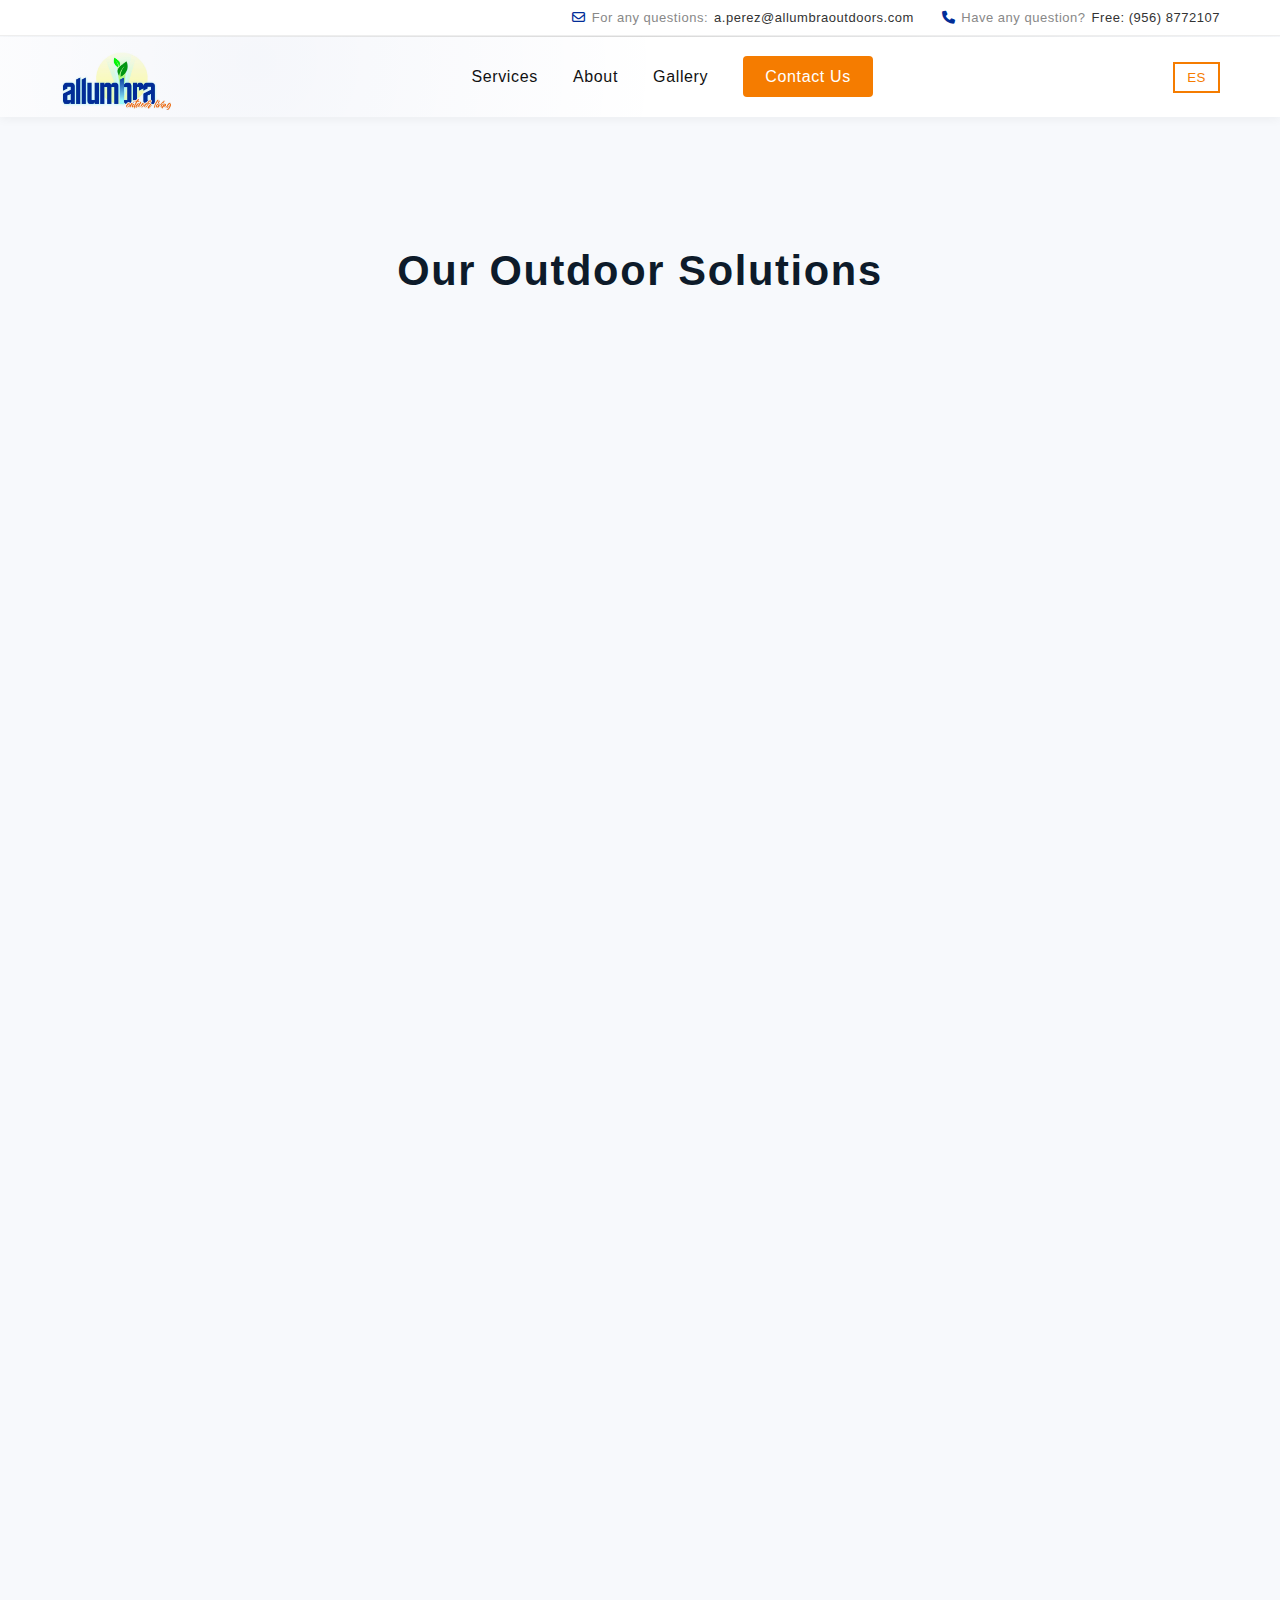
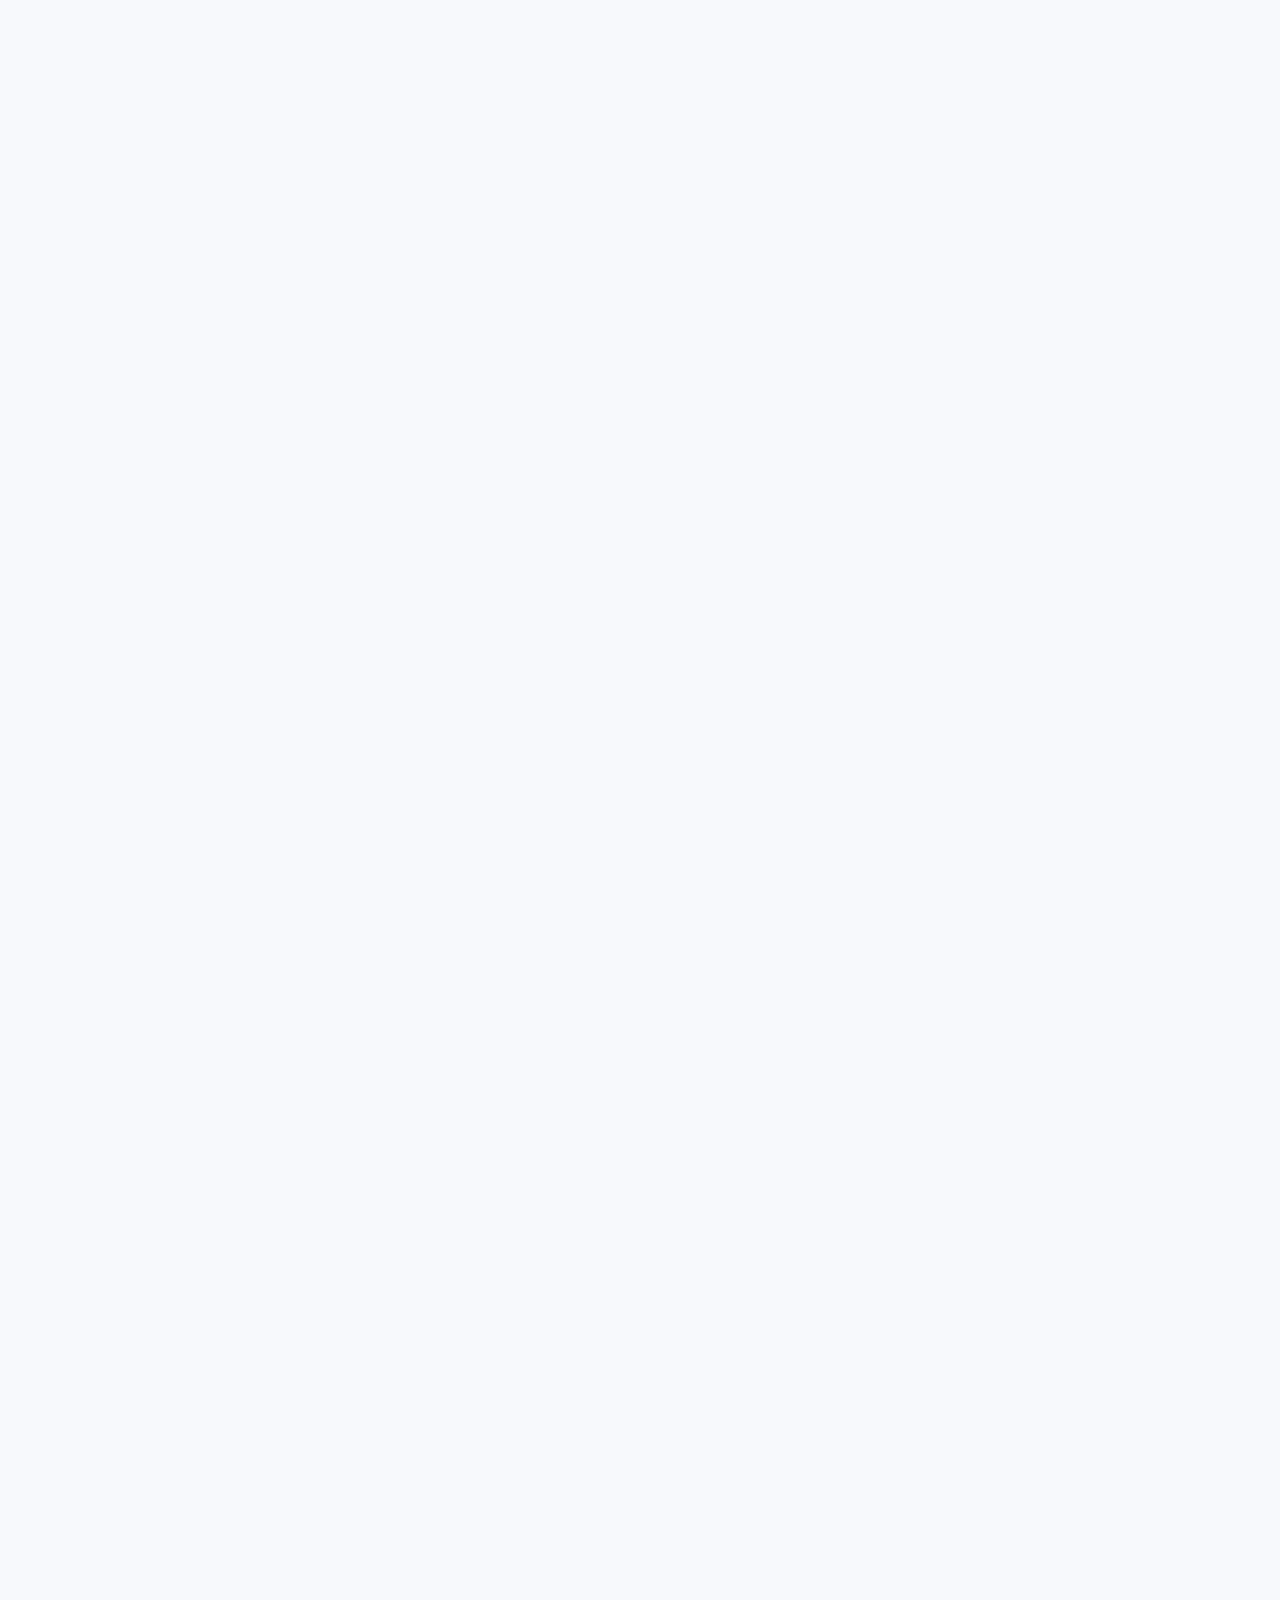
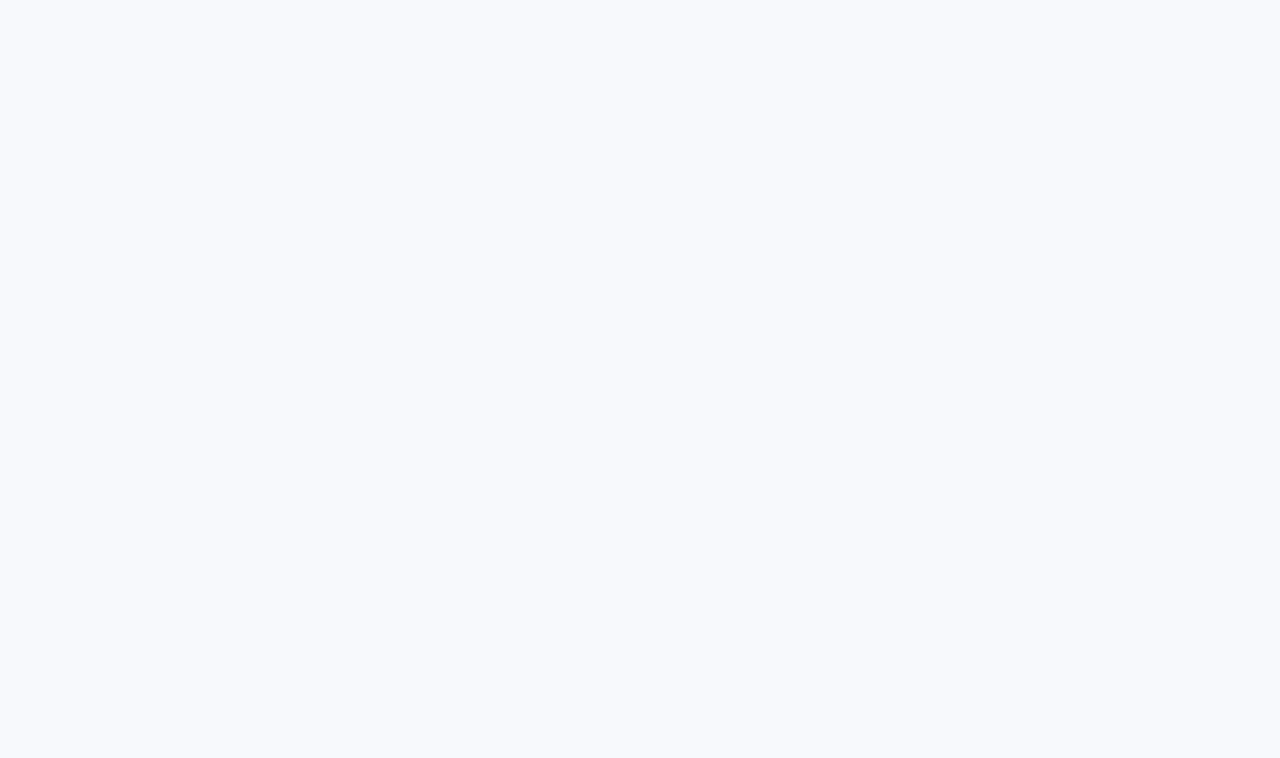
<file: services.html>
<!DOCTYPE html>
<html lang="en">
<head>
<meta charset="UTF-8" />
<title>Allumbra Services</title>
<meta name="viewport" content="width=device-width, initial-scale=1" />

<link rel="stylesheet" href="https://cdnjs.cloudflare.com/ajax/libs/font-awesome/6.5.0/css/all.min.css">
<link rel="stylesheet" href="styles.css" />
<link href="https://fonts.googleapis.com/css2?family=Inter:wght@300;400;600;700;800&display=swap" rel="stylesheet">

<style>

/* PAGE CONSISTENT WITH INDEX */

body {
  background: #f7f9fc;
  color: #111;
  font-family: 'Inter', sans-serif;
}

/* SERVICES PAGE */

.services-page {
  padding: 130px 20px 90px;
  max-width: 1100px;
  margin: auto;
}

.services-page h1 {
  text-align: center;
  margin-bottom: 75px;
  font-size: 2.6rem;
  font-weight: 800;
  color: #0d1b2a;
}

/* SERVICE BLOCK */

.service-detail {
  margin-bottom: 95px;
  opacity: 0;
  transform: translateY(35px);
  animation: fadeUp 0.8s ease forwards;
}

@keyframes fadeUp {
  to {
    opacity: 1;
    transform: translateY(0);
  }
}

/* TITLES */

.service-detail h2 {
  color: #2f6df6;
  margin-bottom: 14px;
  display: flex;
  align-items: center;
  gap: 12px;
  font-size: 1.35rem;
}

/* TEXT */

.service-detail p {
  opacity: 0.65;
  line-height: 1.7;
  max-width: 760px;
  font-size: 0.97rem;
}

/* IMAGES */

.service-images {
  display: flex;
  gap: 18px;
  margin-top: 32px;
  flex-wrap: wrap;
}

.service-images img {
  width: 100%;
  max-width: 330px;
  border-radius: 16px;
  transition: 0.35s ease;
  box-shadow: 0 18px 35px rgba(0,0,0,0.08);
}

.service-images img:hover {
  transform: translateY(-4px) scale(1.02);
}

/* ICON STYLE */

.service-detail i {
  color: #2f6df6;
}

</style>

</head>
<body>

<!-- TOP INFO BAR -->
<div class="top-info-bar">

  <div class="top-info-container">

    <div class="top-info-item">
      <i class="fa-regular fa-envelope"></i>
      <span>For any questions:</span>
      <a href="mailto:a.perez@allumbraoutdoors.com">
        a.perez@allumbraoutdoors.com
      </a>
    </div>

    <div class="top-info-item">
      <i class="fa-solid fa-phone phone-animated"></i>
      <span>Have any question?</span>
      <a href="tel:19568772107">
        Free: (956) 8772107
      </a>
    </div>

  </div>

</div>

<div class="top-divider"></div>

<!-- ✅ HEADER -->

<header class="nav" class="nav white-section">
  <div class="luxury-bg"></div>

  <div class="container nav-inner">
    <img src="assets/logo.jpeg" alt="allumbra" class="logo" />

    <nav>
      <a href="#services" data-en="Services" data-es="Servicios">Services</a>
      <a href="#about" data-en="About" data-es="Nosotros">About</a>
      <a href="#gallery" data-en="Gallery" data-es="Galería">Gallery</a>
      <a href="#contact" class="btn" data-en="Contact Us" data-es="Cotización Gratis">Contact Us</a>
    </nav>

    <button id="langBtn" class="lang-btn">ES</button>
  </div>
</header>

<!-- ✅ SERVICES CONTENT -->

<div class="services-page">

  <h1 data-en="Our Outdoor Solutions" data-es="Nuestras Soluciones Exteriores">
    Our Outdoor Solutions
  </h1>

  <!-- Lighting -->
  <div class="service-detail" style="animation-delay:0.1s" id="lighting">
    <h2><i class="fas fa-lightbulb"></i>
      <span data-en="Lighting" data-es="Iluminación">Lighting</span>
    </h2>
    <p data-en="We design and install premium outdoor lighting systems that enhance safety, ambiance, and architectural beauty. Our lighting solutions highlight the best features of your property while creating a warm, elegant nighttime environment."
       data-es="Diseñamos e instalamos sistemas de iluminación exterior de alta calidad que mejoran la seguridad, el ambiente y la belleza arquitectónica. Nuestras soluciones resaltan los mejores elementos de tu propiedad creando un entorno nocturno elegante y acogedor.">
    </p>
    <div class="service-images">
      <img src="./assets/images.jpg">
      <img src="./assets/images1.jpg">
    </div>
  </div>

  <!-- Landscape -->
  <div class="service-detail" style="animation-delay:0.2s" id="landscape">
    <h2><i class="fas fa-leaf"></i>
      <span data-en="Landscape" data-es="Paisajismo">Landscape</span>
    </h2>
    <p data-en="From elegant designs to complete outdoor transformations, we create landscapes that balance beauty, functionality, and long-term sustainability."
       data-es="Desde diseños elegantes hasta transformaciones completas, creamos paisajes que equilibran belleza, funcionalidad y sostenibilidad a largo plazo.">
    </p>
    <div class="service-images">
      <img src="./assets/images2.jpg">
      <img src="./assets/images3.jpg">
    </div>
  </div>

  <!-- Irrigation -->
  <div class="service-detail" style="animation-delay:0.3s" id="irrigation">
    <h2><i class="fas fa-droplet"></i>
      <span data-en="Irrigation" data-es="Irrigación">Irrigation</span>
    </h2>
    <p data-en="Efficient irrigation systems designed to preserve water while keeping your landscape vibrant year-round."
       data-es="Sistemas de irrigación eficientes diseñados para conservar agua mientras mantienen tu paisaje verde y saludable todo el año.">
    </p>
    <div class="service-images">
      <img src="./assets/images4.png">
    </div>
  </div>

  <!-- Pavers -->
  <div class="service-detail" style="animation-delay:0.4s" id="pavers">
    <h2><i class="fas fa-border-all"></i>
      <span data-en="Pavers" data-es="Adoquines">Pavers</span>
    </h2>
    <p data-en="Durable and visually striking hardscape surfaces crafted with precision and premium materials."
       data-es="Superficies duraderas y visualmente impactantes creadas con precisión y materiales de alta calidad.">
    </p>
    <div class="service-images">
      <img src="./assets/images5.jpg">
    </div>
  </div>

  <!-- Concrete Edging -->
  <div class="service-detail" style="animation-delay:0.5s" id="concrete">
    <h2><i class="fas fa-vector-square"></i>
      <span data-en="Concrete Edging" data-es="Bordes de Concreto">Concrete Edging</span>
    </h2>
    <p data-en="Clean, defined borders that elevate the appearance and structure of your outdoor design."
       data-es="Bordes limpios y definidos que mejoran la apariencia y la estructura de tu diseño exterior.">
    </p>
    <div class="service-images">
      <img src="./assets/images6.jpeg">
    </div>
  </div>

  <!-- Water Features -->
  <div class="service-detail" style="animation-delay:0.6s" id="water">
    <h2><i class="fas fa-water"></i>
      <span data-en="Water Features" data-es="Elementos de Agua">Water Features</span>
    </h2>
    <p data-en="Custom-designed water elements that introduce movement, tranquility, and luxury."
       data-es="Elementos de agua diseñados a medida que aportan movimiento, tranquilidad y lujo.">
    </p>
    <div class="service-images">
      <img src="./assets/images7.jpg">
    </div>
  </div>

  <!-- Backflow Test -->
  <div class="service-detail" style="animation-delay:0.7s" id="backflow">
    <h2><i class="fas fa-gauge"></i>
      <span data-en="Backflow Test" data-es="Prueba de Contraflujo">Backflow Test</span>
    </h2>
    <p data-en="Certified backflow testing services ensuring safety, compliance, and protection."
       data-es="Servicios certificados de prueba de contraflujo que garantizan seguridad y cumplimiento normativo.">
    </p>
    <div class="service-images">
      <img src="./assets/images8.webp">
    </div>
  </div>

  <!-- Artificial Turf -->
  <div class="service-detail" style="animation-delay:0.8s" id="turf">
    <h2><i class="fas fa-tree"></i>
      <span data-en="Artificial Turf" data-es="Césped Artificial">Artificial Turf</span>
    </h2>
    <p data-en="Low-maintenance, evergreen beauty with premium artificial turf solutions."
       data-es="Belleza siempre verde y de bajo mantenimiento con soluciones de césped artificial de alta calidad.">
    </p>
    <div class="service-images">
      <img src="./assets/images9.jpg">
    </div>
  </div>

</div>

<!-- ✅ SAME SCRIPT SYSTEM -->

<script src="main.js"></script>

</body>
</html>
</file>
<file: index_files/7009-layout.css>
.fl-builder-content *,.fl-builder-content *:before,.fl-builder-content *:after {-webkit-box-sizing: border-box;-moz-box-sizing: border-box;box-sizing: border-box;}.fl-row:before,.fl-row:after,.fl-row-content:before,.fl-row-content:after,.fl-col-group:before,.fl-col-group:after,.fl-col:before,.fl-col:after,.fl-module:not([data-accepts]):before,.fl-module:not([data-accepts]):after,.fl-module-content:before,.fl-module-content:after {display: table;content: " ";}.fl-row:after,.fl-row-content:after,.fl-col-group:after,.fl-col:after,.fl-module:not([data-accepts]):after,.fl-module-content:after {clear: both;}.fl-clear {clear: both;}.fl-row,.fl-row-content {margin-left: auto;margin-right: auto;min-width: 0;}.fl-row-content-wrap {position: relative;}.fl-builder-mobile .fl-row-bg-photo .fl-row-content-wrap {background-attachment: scroll;}.fl-row-bg-video,.fl-row-bg-video .fl-row-content,.fl-row-bg-embed,.fl-row-bg-embed .fl-row-content {position: relative;}.fl-row-bg-video .fl-bg-video,.fl-row-bg-embed .fl-bg-embed-code {bottom: 0;left: 0;overflow: hidden;position: absolute;right: 0;top: 0;}.fl-row-bg-video .fl-bg-video video,.fl-row-bg-embed .fl-bg-embed-code video {bottom: 0;left: 0px;max-width: none;position: absolute;right: 0;top: 0px;}.fl-row-bg-video .fl-bg-video video {min-width: 100%;min-height: 100%;width: auto;height: auto;}.fl-row-bg-video .fl-bg-video iframe,.fl-row-bg-embed .fl-bg-embed-code iframe {pointer-events: none;width: 100vw;height: 56.25vw; max-width: none;min-height: 100vh;min-width: 177.77vh; position: absolute;top: 50%;left: 50%;-ms-transform: translate(-50%, -50%); -webkit-transform: translate(-50%, -50%); transform: translate(-50%, -50%);}.fl-bg-video-fallback {background-position: 50% 50%;background-repeat: no-repeat;background-size: cover;bottom: 0px;left: 0px;position: absolute;right: 0px;top: 0px;}.fl-row-bg-slideshow,.fl-row-bg-slideshow .fl-row-content {position: relative;}.fl-row .fl-bg-slideshow {bottom: 0;left: 0;overflow: hidden;position: absolute;right: 0;top: 0;z-index: 0;}.fl-builder-edit .fl-row .fl-bg-slideshow * {bottom: 0;height: auto !important;left: 0;position: absolute !important;right: 0;top: 0;}.fl-row-bg-overlay .fl-row-content-wrap:after {border-radius: inherit;content: '';display: block;position: absolute;top: 0;right: 0;bottom: 0;left: 0;z-index: 0;}.fl-row-bg-overlay .fl-row-content {position: relative;z-index: 1;}.fl-row-default-height .fl-row-content-wrap,.fl-row-custom-height .fl-row-content-wrap {display: -webkit-box;display: -webkit-flex;display: -ms-flexbox;display: flex;min-height: 100vh;}.fl-row-overlap-top .fl-row-content-wrap {display: -webkit-inline-box;display: -webkit-inline-flex;display: -moz-inline-box;display: -ms-inline-flexbox;display: inline-flex;width: 100%;}.fl-row-default-height .fl-row-content-wrap,.fl-row-custom-height .fl-row-content-wrap {min-height: 0;}.fl-row-default-height .fl-row-content,.fl-row-full-height .fl-row-content,.fl-row-custom-height .fl-row-content {-webkit-box-flex: 1 1 auto; -moz-box-flex: 1 1 auto;-webkit-flex: 1 1 auto;-ms-flex: 1 1 auto;flex: 1 1 auto;}.fl-row-default-height .fl-row-full-width.fl-row-content,.fl-row-full-height .fl-row-full-width.fl-row-content,.fl-row-custom-height .fl-row-full-width.fl-row-content {max-width: 100%;width: 100%;}.fl-row-default-height.fl-row-align-center .fl-row-content-wrap,.fl-row-full-height.fl-row-align-center .fl-row-content-wrap,.fl-row-custom-height.fl-row-align-center .fl-row-content-wrap {-webkit-align-items: center;-webkit-box-align: center;-webkit-box-pack: center;-webkit-justify-content: center;-ms-flex-align: center;-ms-flex-pack: center;justify-content: center;align-items: center;}.fl-row-default-height.fl-row-align-bottom .fl-row-content-wrap,.fl-row-full-height.fl-row-align-bottom .fl-row-content-wrap,.fl-row-custom-height.fl-row-align-bottom .fl-row-content-wrap {-webkit-align-items: flex-end;-webkit-justify-content: flex-end;-webkit-box-align: end;-webkit-box-pack: end;-ms-flex-align: end;-ms-flex-pack: end;justify-content: flex-end;align-items: flex-end;}.fl-col-group-equal-height {display: flex;flex-wrap: wrap;width: 100%;}.fl-col-group-equal-height.fl-col-group-has-child-loading {flex-wrap: nowrap;}.fl-col-group-equal-height .fl-col,.fl-col-group-equal-height .fl-col-content {display: flex;flex: 1 1 auto;}.fl-col-group-equal-height .fl-col-content {flex-direction: column;flex-shrink: 1;min-width: 1px;max-width: 100%;width: 100%;}.fl-col-group-equal-height:before,.fl-col-group-equal-height .fl-col:before,.fl-col-group-equal-height .fl-col-content:before,.fl-col-group-equal-height:after,.fl-col-group-equal-height .fl-col:after,.fl-col-group-equal-height .fl-col-content:after{content: none;}.fl-col-group-nested.fl-col-group-equal-height.fl-col-group-align-top .fl-col-content,.fl-col-group-equal-height.fl-col-group-align-top .fl-col-content {justify-content: flex-start;}.fl-col-group-nested.fl-col-group-equal-height.fl-col-group-align-center .fl-col-content,.fl-col-group-equal-height.fl-col-group-align-center .fl-col-content {justify-content: center;}.fl-col-group-nested.fl-col-group-equal-height.fl-col-group-align-bottom .fl-col-content,.fl-col-group-equal-height.fl-col-group-align-bottom .fl-col-content {justify-content: flex-end;}.fl-col-group-equal-height.fl-col-group-align-center .fl-col-group {width: 100%;}.fl-col {float: left;min-height: 1px;}.fl-col-bg-overlay .fl-col-content {position: relative;}.fl-col-bg-overlay .fl-col-content:after {border-radius: inherit;content: '';display: block;position: absolute;top: 0;right: 0;bottom: 0;left: 0;z-index: 0;}.fl-col-bg-overlay .fl-module {position: relative;z-index: 2;}.single:not(.woocommerce).single-fl-builder-template .fl-content {width: 100%;}.fl-builder-layer {position: absolute;top:0;left:0;right: 0;bottom: 0;z-index: 0;pointer-events: none;overflow: hidden;}.fl-builder-shape-layer {z-index: 0;}.fl-builder-shape-layer.fl-builder-bottom-edge-layer {z-index: 1;}.fl-row-bg-overlay .fl-builder-shape-layer {z-index: 1;}.fl-row-bg-overlay .fl-builder-shape-layer.fl-builder-bottom-edge-layer {z-index: 2;}.fl-row-has-layers .fl-row-content {z-index: 1;}.fl-row-bg-overlay .fl-row-content {z-index: 2;}.fl-builder-layer > * {display: block;position: absolute;top:0;left:0;width: 100%;}.fl-builder-layer + .fl-row-content {position: relative;}.fl-builder-layer .fl-shape {fill: #aaa;stroke: none;stroke-width: 0;width:100%;}@supports (-webkit-touch-callout: inherit) {.fl-row.fl-row-bg-parallax .fl-row-content-wrap,.fl-row.fl-row-bg-fixed .fl-row-content-wrap {background-position: center !important;background-attachment: scroll !important;}}@supports (-webkit-touch-callout: none) {.fl-row.fl-row-bg-fixed .fl-row-content-wrap {background-position: center !important;background-attachment: scroll !important;}}.fl-clearfix:before,.fl-clearfix:after {display: table;content: " ";}.fl-clearfix:after {clear: both;}.sr-only {position: absolute;width: 1px;height: 1px;padding: 0;overflow: hidden;clip: rect(0,0,0,0);white-space: nowrap;border: 0;}.fl-builder-content .fl-button:is(a, button),.fl-builder-content a.fl-button:visited {border-radius: 4px;display: inline-block;font-size: 16px;font-weight: normal;line-height: 18px;padding: 12px 24px;text-decoration: none;text-shadow: none;}.fl-builder-content .fl-button:hover {text-decoration: none;}.fl-builder-content .fl-button:active {position: relative;top: 1px;}.fl-builder-content .fl-button-width-full .fl-button {width: 100%;display: block;text-align: center;}.fl-builder-content .fl-button-width-custom .fl-button {display: inline-block;text-align: center;max-width: 100%;}.fl-builder-content .fl-button-left {text-align: left;}.fl-builder-content .fl-button-center {text-align: center;}.fl-builder-content .fl-button-right {text-align: right;}.fl-builder-content .fl-button i {font-size: 1.3em;height: auto;margin-right:8px;vertical-align: middle;width: auto;}.fl-builder-content .fl-button i.fl-button-icon-after {margin-left: 8px;margin-right: 0;}.fl-builder-content .fl-button-has-icon .fl-button-text {vertical-align: middle;}.fl-icon-wrap {display: inline-block;}.fl-icon {display: table-cell;vertical-align: middle;}.fl-icon a {text-decoration: none;}.fl-icon i {float: right;height: auto;width: auto;}.fl-icon i:before {border: none !important;height: auto;width: auto;}.fl-icon-text {display: table-cell;text-align: left;padding-left: 15px;vertical-align: middle;}.fl-icon-text-empty {display: none;}.fl-icon-text *:last-child {margin: 0 !important;padding: 0 !important;}.fl-icon-text a {text-decoration: none;}.fl-icon-text span {display: block;}.fl-icon-text span.mce-edit-focus {min-width: 1px;}.fl-module img {max-width: 100%;}.fl-photo {line-height: 0;position: relative;}.fl-photo-align-left {text-align: left;}.fl-photo-align-center {text-align: center;}.fl-photo-align-right {text-align: right;}.fl-photo-content {display: inline-block;line-height: 0;position: relative;max-width: 100%;}.fl-photo-img-svg {width: 100%;}.fl-photo-content img {display: inline;height: auto;max-width: 100%;}.fl-photo-crop-circle img {-webkit-border-radius: 100%;-moz-border-radius: 100%;border-radius: 100%;}.fl-photo-caption {font-size: 13px;line-height: 18px;overflow: hidden;text-overflow: ellipsis;}.fl-photo-caption-below {padding-bottom: 20px;padding-top: 10px;}.fl-photo-caption-hover {background: rgba(0,0,0,0.7);bottom: 0;color: #fff;left: 0;opacity: 0;filter: alpha(opacity = 0);padding: 10px 15px;position: absolute;right: 0;-webkit-transition:opacity 0.3s ease-in;-moz-transition:opacity 0.3s ease-in;transition:opacity 0.3s ease-in;}.fl-photo-content:hover .fl-photo-caption-hover {opacity: 100;filter: alpha(opacity = 100);}.fl-builder-pagination,.fl-builder-pagination-load-more {padding: 40px 0;}.fl-builder-pagination ul.page-numbers {list-style: none;margin: 0;padding: 0;text-align: center;}.fl-builder-pagination li {display: inline-block;list-style: none;margin: 0;padding: 0;}.fl-builder-pagination li a.page-numbers,.fl-builder-pagination li span.page-numbers {border: 1px solid #e6e6e6;display: inline-block;padding: 5px 10px;margin: 0 0 5px;}.fl-builder-pagination li a.page-numbers:hover,.fl-builder-pagination li span.current {background: #f5f5f5;text-decoration: none;}.fl-slideshow,.fl-slideshow * {-webkit-box-sizing: content-box;-moz-box-sizing: content-box;box-sizing: content-box;}.fl-slideshow .fl-slideshow-image img {max-width: none !important;}.fl-slideshow-social {line-height: 0 !important;}.fl-slideshow-social * {margin: 0 !important;}.fl-builder-content .bx-wrapper .bx-viewport {background: transparent;border: none;box-shadow: none;left: 0;}.mfp-wrap button.mfp-arrow,.mfp-wrap button.mfp-arrow:active,.mfp-wrap button.mfp-arrow:hover,.mfp-wrap button.mfp-arrow:focus {background: transparent !important;border: none !important;outline: none;position: absolute;top: 50%;box-shadow: none !important;}.mfp-wrap .mfp-close,.mfp-wrap .mfp-close:active,.mfp-wrap .mfp-close:hover,.mfp-wrap .mfp-close:focus {background: transparent !important;border: none !important;outline: none;position: absolute;top: 0;box-shadow: none !important;}.admin-bar .mfp-wrap .mfp-close,.admin-bar .mfp-wrap .mfp-close:active,.admin-bar .mfp-wrap .mfp-close:hover,.admin-bar .mfp-wrap .mfp-close:focus {top: 32px!important;}img.mfp-img {padding: 0;}.mfp-counter {display: none;}.mfp-wrap .mfp-preloader.fa {font-size: 30px;}.fl-form-field {margin-bottom: 15px;}.fl-form-field input.fl-form-error {border-color: #DD6420;}.fl-form-error-message {clear: both;color: #DD6420;display: none;padding-top: 8px;font-size: 12px;font-weight: lighter;}.fl-form-button-disabled {opacity: 0.5;}.fl-animation {opacity: 0;}body.fl-no-js .fl-animation {opacity: 1;}.fl-builder-preview .fl-animation,.fl-builder-edit .fl-animation,.fl-animated {opacity: 1;}.fl-animated {animation-fill-mode: both;}.fl-button.fl-button-icon-animation i {width: 0 !important;opacity: 0;transition: all 0.2s ease-out;}.fl-button.fl-button-icon-animation:hover i {opacity: 1 !important;}.fl-button.fl-button-icon-animation i.fl-button-icon-after {margin-left: 0px !important;}.fl-button.fl-button-icon-animation:hover i.fl-button-icon-after {margin-left: 10px !important;}.fl-button.fl-button-icon-animation i.fl-button-icon-before {margin-right: 0 !important;}.fl-button.fl-button-icon-animation:hover i.fl-button-icon-before {margin-right: 20px !important;margin-left: -10px;}@media (max-width: 1200px) {}@media (max-width: 992px) { .fl-col-group.fl-col-group-medium-reversed {display: -webkit-flex;display: flex;-webkit-flex-wrap: wrap-reverse;flex-wrap: wrap-reverse;flex-direction: row-reverse;} }@media (max-width: 768px) { .fl-row-content-wrap {background-attachment: scroll !important;}.fl-row-bg-parallax .fl-row-content-wrap {background-attachment: scroll !important;background-position: center center !important;}.fl-col-group.fl-col-group-equal-height {display: block;}.fl-col-group.fl-col-group-equal-height.fl-col-group-custom-width {display: -webkit-box;display: -webkit-flex;display: flex;}.fl-col-group.fl-col-group-responsive-reversed {display: -webkit-flex;display: flex;-webkit-flex-wrap: wrap-reverse;flex-wrap: wrap-reverse;flex-direction: row-reverse;}.fl-col-group.fl-col-group-responsive-reversed .fl-col:not(.fl-col-small-custom-width) {flex-basis: 100%;width: 100% !important;}.fl-col-group.fl-col-group-medium-reversed:not(.fl-col-group-responsive-reversed) {display: unset;display: unset;-webkit-flex-wrap: unset;flex-wrap: unset;flex-direction: unset;}.fl-col {clear: both;float: none;margin-left: auto;margin-right: auto;width: auto !important;}.fl-col-small:not(.fl-col-small-full-width) {max-width: 400px;}.fl-block-col-resize {display:none;}.fl-row[data-node] .fl-row-content-wrap {margin: 0;padding-left: 0;padding-right: 0;}.fl-row[data-node] .fl-bg-video,.fl-row[data-node] .fl-bg-slideshow {left: 0;right: 0;}.fl-col[data-node] .fl-col-content {margin: 0;padding-left: 0;padding-right: 0;} }@media (min-width: 1201px) {html .fl-visible-large:not(.fl-visible-desktop),html .fl-visible-medium:not(.fl-visible-desktop),html .fl-visible-mobile:not(.fl-visible-desktop) {display: none;}}@media (min-width: 993px) and (max-width: 1200px) {html .fl-visible-desktop:not(.fl-visible-large),html .fl-visible-medium:not(.fl-visible-large),html .fl-visible-mobile:not(.fl-visible-large) {display: none;}}@media (min-width: 769px) and (max-width: 992px) {html .fl-visible-desktop:not(.fl-visible-medium),html .fl-visible-large:not(.fl-visible-medium),html .fl-visible-mobile:not(.fl-visible-medium) {display: none;}}@media (max-width: 768px) {html .fl-visible-desktop:not(.fl-visible-mobile),html .fl-visible-large:not(.fl-visible-mobile),html .fl-visible-medium:not(.fl-visible-mobile) {display: none;}}.fl-col-content {display: flex;flex-direction: column;}.fl-row-fixed-width {max-width: 1400px;}.fl-builder-content > .fl-module-box {margin: 0;}.fl-row-content-wrap {margin-top: 0px;margin-right: 0px;margin-bottom: 0px;margin-left: 0px;padding-top: 20px;padding-right: 20px;padding-bottom: 20px;padding-left: 20px;}.fl-module-content, .fl-module:where(.fl-module:not(:has(> .fl-module-content))) {margin-top: 20px;margin-right: 20px;margin-bottom: 20px;margin-left: 20px;}.page .fl-post-header, .single-fl-builder-template .fl-post-header { display:none; }.fl-node-pqzl0w6rsuxo.fl-row-full-height > .fl-row-content-wrap,.fl-node-pqzl0w6rsuxo.fl-row-custom-height > .fl-row-content-wrap {display: -webkit-box;display: -webkit-flex;display: -ms-flexbox;display: flex;}.fl-node-pqzl0w6rsuxo.fl-row-full-height > .fl-row-content-wrap {min-height: 100vh;}.fl-node-pqzl0w6rsuxo.fl-row-custom-height > .fl-row-content-wrap {min-height: 0;}.fl-builder-edit .fl-node-pqzl0w6rsuxo.fl-row-full-height > .fl-row-content-wrap {min-height: calc( 100vh - 48px );}@media all and (width: 768px) and (height: 1024px) and (orientation:portrait){.fl-node-pqzl0w6rsuxo.fl-row-full-height > .fl-row-content-wrap {min-height: 1024px;}}@media all and (width: 1024px) and (height: 768px) and (orientation:landscape){.fl-node-pqzl0w6rsuxo.fl-row-full-height > .fl-row-content-wrap {min-height: 768px;}}@media screen and (aspect-ratio: 40/71) {.fl-node-pqzl0w6rsuxo.fl-row-full-height > .fl-row-content-wrap {min-height: 500px;}}.fl-node-pqzl0w6rsuxo > .fl-row-content-wrap:after {background-image: linear-gradient(90deg, rgba(22,53,107,0.98) 0%, rgba(121,140,122,0.18) 100%);}.fl-node-pqzl0w6rsuxo > .fl-row-content-wrap {border-top-left-radius: 0px;border-bottom-left-radius: 60px;border-bottom-right-radius: 60px;}.fl-node-pqzl0w6rsuxo.fl-row-custom-height > .fl-row-content-wrap {min-height: 680px;}.fl-node-pqzl0w6rsuxo .fl-row-content-wrap {overflow: hidden;} .fl-node-zg63nrf9mlx4 > .fl-row-content-wrap {margin-top:-85px;}.fl-node-rl273jxwhmep > .fl-row-content-wrap {background-image: url(htps://allumbraoutdoors.com/wp-content/uploads/2025/01/6-Logo-3_no-bkgrd-copy.png);background-repeat: no-repeat;background-position: center center;background-attachment: fixed;background-size: cover;} .fl-node-rl273jxwhmep > .fl-row-content-wrap {margin-top:0px;margin-right:20px;margin-bottom:0px;margin-left:20px;} .fl-node-rl273jxwhmep > .fl-row-content-wrap {padding-top:60px;padding-bottom:60px;}.fl-node-dym3pahl26kw > .fl-row-content-wrap:after {background-color: rgba(41,41,41,0.6);}.fl-node-dym3pahl26kw > .fl-row-content-wrap {background-repeat: no-repeat;background-position: center center;background-attachment: fixed;background-size: cover;}.fl-builder-mobile .fl-node-dym3pahl26kw > .fl-row-content-wrap {background-image: url(htps://allumbraoutdoors.com/wp-content/uploads/2019/03/JBIrrigation_sprinkler-scaled.jpg);background-position: center center;background-attachment: scroll;} .fl-node-dym3pahl26kw > .fl-row-content-wrap {padding-top:70px;} .fl-node-hap4j5mc7t02 > .fl-row-content-wrap {margin-top:20px;} .fl-node-yoduqfmgjrzl > .fl-row-content-wrap {padding-top:0px;padding-right:0px;padding-bottom:0px;padding-left:0px;}.fl-node-u9c14s0rlh2d {width: 100%;}.fl-node-g7usm2p1vry8 {width: 50%;}.fl-node-g7usm2p1vry8 > .fl-col-content:after {background-image: linear-gradient(90deg, rgba(37,49,107,0.82) 0%, rgba(61,98,168,0.72) 100%);}.fl-node-g7usm2p1vry8 > .fl-col-content {background-image: url(htps://allumbraoutdoors.com/wp-content/uploads/2013/02/port1DSC_0140_edit.jpg);background-repeat: no-repeat;background-position: center center;background-attachment: scroll;background-size: cover;}.fl-node-e298tps7rz4b {width: 100%;}.fl-node-iw1d43ke6sxp {width: 50%;}.fl-node-md0npyboagq2 {width: 25%;}.fl-node-xr5fgns3hk0j {width: 51%;}.fl-node-fw4k7yx8auzi {width: 100%;}@media(max-width: 992px) {.fl-builder-content .fl-node-fw4k7yx8auzi {width: 25% !important;max-width: none;-webkit-box-flex: 0 1 auto;-moz-box-flex: 0 1 auto;-webkit-flex: 0 1 auto;-ms-flex: 0 1 auto;flex: 0 1 auto;}}@media(max-width: 768px) {.fl-builder-content .fl-node-fw4k7yx8auzi {width: 30% !important;max-width: none;clear: none;float: left;}} .fl-node-fw4k7yx8auzi > .fl-col-content {padding-top:0px;padding-right:0px;padding-bottom:0px;padding-left:0px;}.fl-node-czv1uxb2h3ym {width: 25%;}.fl-node-lmwujxdgt0a3 {width: 48%;}.fl-node-yrbch619tsn2 {width: 50%;}.fl-node-yrbch619tsn2 > .fl-col-content {background-color: #013266;} .fl-node-yrbch619tsn2 > .fl-col-content {margin-right:0px;} .fl-node-yrbch619tsn2 > .fl-col-content {padding-top:20px;padding-right:50px;padding-bottom:40px;padding-left:60px;}@media ( max-width: 992px ) { .fl-node-yrbch619tsn2.fl-col > .fl-col-content {padding-right:10px;padding-left:10px;}}@media ( max-width: 768px ) { .fl-node-yrbch619tsn2.fl-col > .fl-col-content {padding-top:0px;padding-right:0px;padding-bottom:20px;padding-left:0px;}}.fl-node-hprfg97c0ins {width: 50%;}.fl-node-ps2hkbajqeu3 {width: 25%;}.fl-node-retwjo1mi54l {width: 100%;}.fl-node-jcwvgkn43qld {width: 33.333%;}.fl-node-jcwvgkn43qld > .fl-col-content {background-color: #37519e;border-top-left-radius: 5px;border-top-right-radius: 5px;border-bottom-left-radius: 5px;border-bottom-right-radius: 5px;} .fl-node-jcwvgkn43qld > .fl-col-content {margin-top:20px;margin-right:20px;margin-bottom:20px;margin-left:20px;}@media ( max-width: 768px ) { .fl-node-jcwvgkn43qld.fl-col > .fl-col-content {margin-top:20px;margin-right:20px;margin-bottom:20px;margin-left:20px;}}.fl-node-qrauxv21nt94 {width: 33.334%;}.fl-node-qrauxv21nt94 > .fl-col-content {background-color: #37519e;border-top-left-radius: 5px;border-top-right-radius: 5px;border-bottom-left-radius: 5px;border-bottom-right-radius: 5px;} .fl-node-qrauxv21nt94 > .fl-col-content {margin-top:20px;margin-right:20px;margin-bottom:20px;margin-left:20px;}@media ( max-width: 768px ) { .fl-node-qrauxv21nt94.fl-col > .fl-col-content {margin-top:20px;margin-right:20px;margin-bottom:20px;margin-left:20px;}}.fl-node-ecdoy27vmlh1 {width: 33.333%;}.fl-node-ecdoy27vmlh1 > .fl-col-content {background-color: #37519e;border-top-left-radius: 5px;border-top-right-radius: 5px;border-bottom-left-radius: 5px;border-bottom-right-radius: 5px;} .fl-node-ecdoy27vmlh1 > .fl-col-content {margin-top:20px;margin-right:20px;margin-bottom:20px;margin-left:20px;}@media ( max-width: 768px ) { .fl-node-ecdoy27vmlh1.fl-col > .fl-col-content {margin-top:20px;margin-right:20px;margin-bottom:20px;margin-left:20px;}}.fl-node-dkfzn952e83x {width: 33.33%;}.fl-node-dkfzn952e83x > .fl-col-content {background-color: #37519e;border-top-left-radius: 5px;border-top-right-radius: 5px;border-bottom-left-radius: 5px;border-bottom-right-radius: 5px;} .fl-node-dkfzn952e83x > .fl-col-content {margin-top:20px;margin-right:20px;margin-bottom:20px;margin-left:20px;}@media ( max-width: 768px ) { .fl-node-dkfzn952e83x.fl-col > .fl-col-content {margin-top:20px;margin-right:20px;margin-bottom:20px;margin-left:20px;}}.fl-node-6cz3gtmhpfwx {width: 33.34%;}.fl-node-6cz3gtmhpfwx > .fl-col-content {background-color: #37519e;border-top-left-radius: 5px;border-top-right-radius: 5px;border-bottom-left-radius: 5px;border-bottom-right-radius: 5px;} .fl-node-6cz3gtmhpfwx > .fl-col-content {margin-top:20px;margin-right:20px;margin-bottom:20px;margin-left:20px;}@media ( max-width: 768px ) { .fl-node-6cz3gtmhpfwx.fl-col > .fl-col-content {margin-top:20px;margin-right:20px;margin-bottom:20px;margin-left:20px;}}.fl-node-x9se5gf7bodm {width: 33.33%;}.fl-node-x9se5gf7bodm > .fl-col-content {background-color: #37519e;border-top-left-radius: 5px;border-top-right-radius: 5px;border-bottom-left-radius: 5px;border-bottom-right-radius: 5px;} .fl-node-x9se5gf7bodm > .fl-col-content {margin-top:20px;margin-right:20px;margin-bottom:20px;margin-left:20px;}@media ( max-width: 768px ) { .fl-node-x9se5gf7bodm.fl-col > .fl-col-content {margin-top:20px;margin-right:20px;margin-bottom:20px;margin-left:20px;}}.fl-node-bxe0l43agq78 {width: 100%;}.fl-node-3ecu5ovhlws4 {width: 25%;}.bb-heading-input.input-small {width: 46px !important;}.pp-heading-content {overflow: hidden;}.pp-heading-content .pp-heading-link {text-decoration: none;}.pp-heading-content span.heading-title {display: block;}.pp-heading-content .pp-heading.pp-separator-inline .heading-title {display: inline-block;}.pp-heading-content .pp-heading.pp-separator-inline .heading-title span {position: relative;display: inline-block;}.pp-heading-content .pp-heading.pp-separator-inline .heading-title span:before,.pp-heading-content .pp-heading.pp-separator-inline .heading-title span:after {content: "";display: block;position: absolute;top: 50%;border-width: 0;}.pp-heading-content .pp-heading.pp-separator-inline .heading-title span:before {right: 100%;}.pp-heading-content .pp-heading.pp-separator-inline .heading-title span:after {left: 100%;}.pp-heading-content .pp-heading.pp-separator-inline.pp-left .heading-title span {padding-left: 0 !important;}.pp-heading-content .pp-heading.pp-separator-inline.pp-right .heading-title span {padding-right: 0 !important;}.pp-heading-content .pp-heading.pp-separator-inline.pp-left .heading-title span:before {display: none;}.pp-heading-content .pp-heading.pp-separator-inline.pp-right .heading-title span:after {display: none;}.pp-heading-content .pp-heading.pp-separator--inline {display: flex;align-items: center;}.pp-heading-content .pp-heading.pp-separator--inline > .pp-heading-separator {flex: 1;}.pp-heading-content .pp-heading.pp-separator--inline > .pp-heading-separator span {display: block;}.pp-heading-content .pp-heading.pp-separator--inline.pp-left > .pp-heading-separator:first-of-type,.pp-heading-content .pp-heading.pp-separator--inline.pp-right > .pp-heading-separator:last-of-type {display: none;}.rtl .pp-heading-content .pp-heading.pp-separator--inline.pp-right > .pp-heading-separator:last-of-type {display: block;}.rtl .pp-heading-content .pp-heading.pp-separator--inline.pp-right > .pp-heading-separator:first-of-type {display: none;}.pp-heading-content .pp-heading.pp-separator--inline > .pp-heading-separator:first-of-type span {margin: 0 0 0 auto;}.pp-heading-content .pp-heading.pp-separator--inline > .pp-heading-separator:last-of-type span {margin: 0 auto 0 0;}.pp-heading-content .pp-heading-separator {margin: 0 auto;padding: 0;position: relative;overflow: hidden;}.pp-heading-content .pp-heading-separator.line_with_icon:before {right: 50%;left: auto;}.pp-heading-content .pp-heading-separator.line_with_icon.pp-left:before {display: none;}.pp-heading-content .pp-heading-separator.line_with_icon.pp-right:after {display: none;}.pp-heading-content .pp-heading-separator.line_with_icon:after {left: 50%;right: auto;}.pp-heading-content .pp-heading-separator.line_with_icon.pp-left:after {left: 1%;}.pp-heading-content .pp-heading-separator.line_with_icon.pp-right:before {right: 1%;}.pp-heading-content .pp-heading-separator.line_with_icon:before,.pp-heading-content .pp-heading-separator.line_with_icon:after {content: "";position: absolute;bottom: 50%;border-width: 0;top: 50%;}.pp-heading-content .pp-heading-separator .heading-icon-image {vertical-align: middle;box-shadow: none !important;max-width: 100%;}.pp-heading-content .pp-heading-separator .pp-separator-line {max-width: 100%;display: block;}.pp-heading-content .pp-heading-separator .pp-heading-separator-icon {display: inline-block;text-align: center;}.pp-heading-content .pp-heading-separator.icon_only span {display: inline-block;}@media only screen and (max-width: 768px) {.pp-heading-content .pp-heading.pp-separator-inline.pp-tablet-left .heading-title span {padding-left: 0 !important;}.pp-heading-content .pp-heading.pp-separator-inline.pp-tablet-right .heading-title span {padding-right: 0 !important;}.pp-heading-content .pp-heading.pp-separator-inline.pp-tablet-left .heading-title span:before {display: none;}.pp-heading-content .pp-heading.pp-separator-inline.pp-tablet-right .heading-title span:after {display: none;}.pp-heading-content .pp-heading-separator.line_with_icon.pp-tablet-left:before {display: none;}.pp-heading-content .pp-heading-separator.line_with_icon.pp-tablet-right:after {display: none;}.pp-heading-content .pp-heading-separator.line_with_icon.pp-tablet-left:after {left: 2%;}.pp-heading-content .pp-heading-separator.line_with_icon.pp-tablet-right:before {right: 2%;}}@media only screen and (max-width: 480px) {.pp-heading-content .pp-heading.pp-separator-inline.pp-mobile-left .heading-title span {padding-left: 0 !important;}.pp-heading-content .pp-heading.pp-separator-inline.pp-mobile-right .heading-title span {padding-right: 0 !important;}.pp-heading-content .pp-heading.pp-separator-inline.pp-mobile-left .heading-title span:before {display: none;}.pp-heading-content .pp-heading.pp-separator-inline.pp-mobile-right .heading-title span:after {display: none;}.pp-heading-content .pp-heading-separator.line_with_icon.pp-mobile-left:before {display: none;}.pp-heading-content .pp-heading-separator.line_with_icon.pp-mobile-left:before {display: none;}.pp-heading-content .pp-heading-separator.line_with_icon.pp-mobile-right:after {display: none;}.pp-heading-content .pp-heading-separator.line_with_icon.pp-mobile-left:after {left: 2%;}.pp-heading-content .pp-heading-separator.line_with_icon.pp-mobile-right:before {right: 2%;}}@media (max-width: 768px) {}div.fl-node-p0oczlif7aew .pp-heading-content .pp-heading-prefix {color: #354f33;}div.fl-node-p0oczlif7aew .pp-heading-content {text-align: left;}div.fl-node-p0oczlif7aew .pp-heading-content .pp-heading {}div.fl-node-p0oczlif7aew .pp-heading-content .pp-heading .heading-title span.title-text {display: inline;display: block;}div.fl-node-p0oczlif7aew .pp-heading-content .pp-heading .heading-title span.pp-primary-title {color: #487bce;text-transform: uppercase;}div.fl-node-p0oczlif7aew .pp-heading-content .pp-heading .heading-title:hover span.pp-primary-title {}div.fl-node-p0oczlif7aew .pp-heading-content .pp-heading .heading-title span.pp-secondary-title {color: #37519e;margin-left: 0px;}div.fl-node-p0oczlif7aew .pp-heading-content .pp-heading .heading-title:hover span.pp-secondary-title {}div.fl-node-p0oczlif7aew .pp-heading-content .pp-heading.pp-separator--inline,div.fl-node-p0oczlif7aew .pp-heading-content .pp-heading:not(.pp-separator--inline) .heading-title {margin-top: 10px;margin-bottom: 10px;}div.fl-node-p0oczlif7aew .pp-heading-content .pp-heading .heading-title.text-inline-block span.pp-primary-title,div.fl-node-p0oczlif7aew .pp-heading-content .pp-heading .heading-title.text-inline-block span.pp-secondary-title {display: inline-block;}div.fl-node-p0oczlif7aew .pp-heading-content .pp-heading .pp-heading-link {display: block;}div.fl-node-p0oczlif7aew .pp-heading-content .pp-heading.pp-separator-inline .heading-title span.pp-primary-title:before {width: 100px;border-style: solid;border-bottom-width: 1px;}div.fl-node-p0oczlif7aew .pp-heading-content .pp-heading.pp-separator-inline .heading-title span.pp-secondary-title:after {width: 100px;border-style: solid;border-bottom-width: 1px;}div.fl-node-p0oczlif7aew .pp-heading-content .pp-heading.pp-separator--inline .pp-heading-separator span {width: 100px;border-bottom-style: solid;border-bottom-width: 1px;}div.fl-node-p0oczlif7aew .pp-heading-content .pp-sub-heading {margin-top: 0px;margin-bottom: 0px;}div.fl-node-p0oczlif7aew .pp-heading-content .pp-sub-heading,div.fl-node-p0oczlif7aew .pp-heading-content .pp-sub-heading p {}div.fl-node-p0oczlif7aew .pp-heading-content .pp-sub-heading p:last-of-type {margin-bottom: 0;}div.fl-node-p0oczlif7aew .pp-heading-content .pp-heading-separator .pp-heading-separator-align {text-align: left;}div.fl-node-p0oczlif7aew .pp-heading-content .pp-heading-separator.line_with_icon {}div.fl-node-p0oczlif7aew .pp-heading-content .pp-heading-separator.line_with_icon:before {margin-right: 20px;}div.fl-node-p0oczlif7aew .pp-heading-content .pp-heading-separator.line_with_icon:after {margin-left: 20px;}div.fl-node-p0oczlif7aew .pp-heading-content .pp-heading-separator.line_with_icon.pp-left:after {left: 1%;}div.fl-node-p0oczlif7aew .pp-heading-content .pp-heading-separator.line_with_icon.pp-right:before {right: 1%;}div.fl-node-p0oczlif7aew .pp-heading-content .pp-heading-separator.line_with_icon:before,div.fl-node-p0oczlif7aew .pp-heading-content .pp-heading-separator.line_with_icon:after {width: 100px;border-style: solid;border-bottom-width: 1px;}div.fl-node-p0oczlif7aew .pp-heading-content .pp-heading-separator .heading-icon-image {}div.fl-node-p0oczlif7aew .pp-heading-content .pp-heading-separator .pp-separator-line {border-bottom-style: solid;border-bottom-width: 1px;width: 100px;float: left;}div.fl-node-p0oczlif7aew .pp-heading-content .pp-heading-separator:not(.inline) {}div.fl-node-p0oczlif7aew .pp-heading-content .pp-heading-separator .pp-heading-separator-icon {display: inline-block;text-align: center;border-radius: 100px;border-width: 0px;border-style: none;}div.fl-node-p0oczlif7aew .pp-heading-content .pp-heading-separator .pp-heading-separator-icon i,div.fl-node-p0oczlif7aew .pp-heading-content .pp-heading-separator .pp-heading-separator-icon i:before {font-size: 16px;}div.fl-node-p0oczlif7aew .pp-heading-content .pp-heading-separator.icon_only span {border-radius: 100px;border-width: 0px;border-style: none;}div.fl-node-p0oczlif7aew .pp-heading-content .pp-heading-separator.icon_only img,div.fl-node-p0oczlif7aew .pp-heading-content .pp-heading-separator.line_with_icon img {border-radius: 100px;}@media only screen and (max-width: 992px) {div.fl-node-p0oczlif7aew .pp-heading-content .pp-heading-separator .pp-heading-separator-align,div.fl-node-p0oczlif7aew .pp-heading-content {text-align: ;}div.fl-node-p0oczlif7aew .pp-heading-content .pp-heading-separator .pp-separator-line {}div.fl-node-p0oczlif7aew .pp-heading-content .pp-heading-prefix {}}@media only screen and (max-width: 768px) {div.fl-node-p0oczlif7aew .pp-heading-content .pp-heading-separator .pp-heading-separator-align,div.fl-node-p0oczlif7aew .pp-heading-content {text-align: ;}div.fl-node-p0oczlif7aew .pp-heading-content .pp-heading-separator .pp-separator-line {}div.fl-node-p0oczlif7aew .pp-heading-content .pp-heading-prefix {}}div.fl-node-p0oczlif7aew .pp-heading-content .pp-heading-prefix {font-size: 15px;}div.fl-node-p0oczlif7aew .pp-heading-content .pp-heading .heading-title span.pp-secondary-title {font-size: 38px;}div.fl-node-p0oczlif7aew .pp-heading-content .pp-heading .heading-title {font-weight: 500;font-size: 42px;}div.fl-node-p0oczlif7aew div.pp-heading-content .pp-heading.pp-separator-inline .heading-title span.pp-primary-title, div.fl-node-p0oczlif7aew div.pp-heading-content .pp-heading.pp-separator--inline > .pp-heading-separator:last-of-type {padding-left: 20px;}div.fl-node-p0oczlif7aew div.pp-heading-content .pp-heading.pp-separator-inline .heading-title span.pp-secondary-title, div.fl-node-p0oczlif7aew div.pp-heading-content .pp-heading.pp-separator--inline > .pp-heading-separator:first-of-type {padding-right: 20px;}div.fl-node-p0oczlif7aew .pp-heading-content .pp-heading-separator .pp-heading-separator-icon {padding-top: 0px;padding-right: 0px;padding-bottom: 0px;padding-left: 0px;}div.fl-node-p0oczlif7aew .pp-heading-content .pp-heading-separator.icon_only span {padding-top: 0px;padding-right: 0px;padding-bottom: 0px;padding-left: 0px;}.fl-animated.fl-fade-right {animation: fl-fade-right 1s ease;-webkit-animation: fl-fade-right 1s ease;}@-webkit-keyframes fl-fade-right {from {opacity: 0;-webkit-transform: translate3d(50%, 0, 0);transform: translate3d(50%, 0, 0);}to {opacity: 1;-webkit-transform: translate3d(0, 0, 0);transform: translate3d(0, 0, 0);}}@keyframes fl-fade-right {from {opacity: 0;-webkit-transform: translate3d(50%, 0, 0);transform: translate3d(50%, 0, 0);}to {opacity: 1;-webkit-transform: translate3d(0, 0, 0);transform: translate3d(0, 0, 0);}}div.fl-node-6ep52u7gi41w .pp-heading-content .pp-heading-prefix {}div.fl-node-6ep52u7gi41w .pp-heading-content {text-align: left;}div.fl-node-6ep52u7gi41w .pp-heading-content .pp-heading {}div.fl-node-6ep52u7gi41w .pp-heading-content .pp-heading .heading-title span.title-text {display: inline;}div.fl-node-6ep52u7gi41w .pp-heading-content .pp-heading .heading-title span.pp-primary-title {color: #ffffff;text-transform: uppercase;display: inline;}div.fl-node-6ep52u7gi41w .pp-heading-content .pp-heading .heading-title:hover span.pp-primary-title {}div.fl-node-6ep52u7gi41w .pp-heading-content .pp-heading .heading-title span.pp-secondary-title {display: inline;margin-left: 0px;}div.fl-node-6ep52u7gi41w .pp-heading-content .pp-heading .heading-title:hover span.pp-secondary-title {}div.fl-node-6ep52u7gi41w .pp-heading-content .pp-heading.pp-separator--inline,div.fl-node-6ep52u7gi41w .pp-heading-content .pp-heading:not(.pp-separator--inline) .heading-title {margin-top: 10px;margin-bottom: 0px;}div.fl-node-6ep52u7gi41w .pp-heading-content .pp-heading .heading-title.text-inline-block span.pp-primary-title,div.fl-node-6ep52u7gi41w .pp-heading-content .pp-heading .heading-title.text-inline-block span.pp-secondary-title {display: inline-block;}div.fl-node-6ep52u7gi41w .pp-heading-content .pp-heading .pp-heading-link {}div.fl-node-6ep52u7gi41w .pp-heading-content .pp-heading.pp-separator-inline .heading-title span:before {width: 100px;border-style: solid;border-bottom-width: 1px;}div.fl-node-6ep52u7gi41w .pp-heading-content .pp-heading.pp-separator-inline .heading-title span:after {width: 100px;border-style: solid;border-bottom-width: 1px;}div.fl-node-6ep52u7gi41w .pp-heading-content .pp-heading.pp-separator--inline .pp-heading-separator span {width: 100px;border-bottom-style: solid;border-bottom-width: 1px;}div.fl-node-6ep52u7gi41w .pp-heading-content .pp-sub-heading {margin-top: 0px;margin-bottom: 0px;}div.fl-node-6ep52u7gi41w .pp-heading-content .pp-sub-heading,div.fl-node-6ep52u7gi41w .pp-heading-content .pp-sub-heading p {color: #ffffff;}div.fl-node-6ep52u7gi41w .pp-heading-content .pp-sub-heading p:last-of-type {margin-bottom: 0;}div.fl-node-6ep52u7gi41w .pp-heading-content .pp-heading-separator .pp-heading-separator-align {text-align: left;}div.fl-node-6ep52u7gi41w .pp-heading-content .pp-heading-separator.line_with_icon {}div.fl-node-6ep52u7gi41w .pp-heading-content .pp-heading-separator.line_with_icon:before {margin-right: 20px;}div.fl-node-6ep52u7gi41w .pp-heading-content .pp-heading-separator.line_with_icon:after {margin-left: 20px;}div.fl-node-6ep52u7gi41w .pp-heading-content .pp-heading-separator.line_with_icon.pp-left:after {left: 1%;}div.fl-node-6ep52u7gi41w .pp-heading-content .pp-heading-separator.line_with_icon.pp-right:before {right: 1%;}div.fl-node-6ep52u7gi41w .pp-heading-content .pp-heading-separator.line_with_icon:before,div.fl-node-6ep52u7gi41w .pp-heading-content .pp-heading-separator.line_with_icon:after {width: 100px;border-style: solid;border-bottom-width: 1px;}div.fl-node-6ep52u7gi41w .pp-heading-content .pp-heading-separator .heading-icon-image {}div.fl-node-6ep52u7gi41w .pp-heading-content .pp-heading-separator .pp-separator-line {border-bottom-style: solid;border-bottom-width: 1px;width: 100px;float: left;}div.fl-node-6ep52u7gi41w .pp-heading-content .pp-heading-separator:not(.inline) {}div.fl-node-6ep52u7gi41w .pp-heading-content .pp-heading-separator .pp-heading-separator-icon {display: inline-block;text-align: center;border-radius: 100px;border-width: 0px;border-style: none;}div.fl-node-6ep52u7gi41w .pp-heading-content .pp-heading-separator .pp-heading-separator-icon i,div.fl-node-6ep52u7gi41w .pp-heading-content .pp-heading-separator .pp-heading-separator-icon i:before {font-size: 16px;}div.fl-node-6ep52u7gi41w .pp-heading-content .pp-heading-separator.icon_only span {border-radius: 100px;border-width: 0px;border-style: none;}div.fl-node-6ep52u7gi41w .pp-heading-content .pp-heading-separator.icon_only img,div.fl-node-6ep52u7gi41w .pp-heading-content .pp-heading-separator.line_with_icon img {border-radius: 100px;}@media only screen and (max-width: 992px) {div.fl-node-6ep52u7gi41w .pp-heading-content .pp-heading-separator .pp-heading-separator-align,div.fl-node-6ep52u7gi41w .pp-heading-content {text-align: ;}div.fl-node-6ep52u7gi41w .pp-heading-content .pp-heading-separator .pp-separator-line {}div.fl-node-6ep52u7gi41w .pp-heading-content .pp-heading-prefix {}}@media only screen and (max-width: 768px) {div.fl-node-6ep52u7gi41w .pp-heading-content .pp-heading-separator .pp-heading-separator-align,div.fl-node-6ep52u7gi41w .pp-heading-content {text-align: ;}div.fl-node-6ep52u7gi41w .pp-heading-content .pp-heading-separator .pp-separator-line {}div.fl-node-6ep52u7gi41w .pp-heading-content .pp-heading-prefix {}}div.fl-node-6ep52u7gi41w .pp-heading-content .pp-heading .heading-title {font-weight: 500;font-size: 48px;}div.fl-node-6ep52u7gi41w div.pp-heading-content .pp-heading.pp-separator-inline .heading-title span, div.fl-node-6ep52u7gi41w div.pp-heading-content .pp-heading.pp-separator--inline > .pp-heading-separator:last-of-type {padding-left: 20px;}div.fl-node-6ep52u7gi41w div.pp-heading-content .pp-heading.pp-separator-inline .heading-title span, div.fl-node-6ep52u7gi41w div.pp-heading-content .pp-heading.pp-separator--inline > .pp-heading-separator:first-of-type {padding-right: 20px;}div.fl-node-6ep52u7gi41w .pp-heading-content .pp-sub-heading, div.fl-node-6ep52u7gi41w .pp-heading-content .pp-sub-heading p {font-family: Poppins, sans-serif;font-weight: 400;}div.fl-node-6ep52u7gi41w .pp-heading-content .pp-heading-separator:not(.inline) {margin-top: 10px;margin-bottom: 10px;}div.fl-node-6ep52u7gi41w .pp-heading-content .pp-heading-separator .pp-heading-separator-icon {padding-top: 0px;padding-right: 0px;padding-bottom: 0px;padding-left: 0px;}div.fl-node-6ep52u7gi41w .pp-heading-content .pp-heading-separator.icon_only span {padding-top: 0px;padding-right: 0px;padding-bottom: 0px;padding-left: 0px;}@media(max-width: 768px) {div.fl-node-6ep52u7gi41w .pp-heading-content .pp-heading .heading-title {font-size: 30px;}}.pp-infobox:before,.pp-infobox:after {content: " ";display: table;}.pp-infobox:after {clear: both;}.pp-infobox-wrap .pp-infobox-link {text-decoration: none;display: block;}.pp-infobox-title-prefix {display: block;}.pp-infobox-title-wrapper .pp-infobox-title {margin-bottom: 5px;margin-top: 0;}.pp-infobox-description p {margin-bottom: 15px;}.pp-infobox-description p:last-of-type {margin-bottom: 0 !important;}.pp-more-link {color: inherit;display: block;text-decoration: none;box-shadow: none;}.pp-infobox .pp-more-link {display: inline-block;}.pp-more-link:hover {text-decoration: none;}.pp-infobox-icon-inner .dashicons,.pp-infobox-icon-inner .dashicons-before:before {height: auto;width: auto;}.pp-infobox {border-width: 0;padding: 20px;text-align: center;-webkit-transition: all .3s linear;-moz-transition: all .3s linear;-ms-transition: all .3s linear;-o-transition: all .3s linear;transition: all .3s linear;}.pp-infobox-icon {border-width: 0;display: inline-block;margin: 0 auto;text-align: center;}.pp-infobox-icon-inner {display: table;}.pp-infobox-icon span {display: table-cell;vertical-align: middle;}.pp-infobox-image {margin: 0 auto 10px;text-align: center;}.pp-infobox-image img {border-width: 0;height: 2em;width: 2em;}.pp-infobox-image a {text-decoration: none !important;box-shadow: none !important;border: none !important;outline: none !important;}.pp-infobox-wrap .layout-1 {text-align: left;}.pp-infobox-wrap .layout-1 .pp-heading-wrapper {display: table;margin-bottom: 5px;}.pp-infobox-wrap .layout-1 .pp-icon-wrapper,.pp-infobox-wrap .layout-1 .pp-infobox-title-wrapper {display: table-cell;vertical-align: middle;}.pp-infobox-wrap .layout-1 .pp-infobox-title-wrapper .pp-infobox-title {margin-bottom: 0;margin-left: 10px;}.pp-infobox-wrap .layout-1 .pp-infobox-title-prefix {margin-bottom: 0;margin-left: 10px;}.pp-infobox-wrap .layout-1 .pp-heading-wrapper-inner {display: table-cell;vertical-align: middle;}.pp-infobox-wrap .layout-1 .pp-more-link.pp-title-link .pp-infobox-title-wrapper {display: block;}.pp-infobox-wrap .layout-2 {text-align: right;}.pp-infobox-wrap .layout-2 .pp-heading-wrapper {display: table;float: right;margin-bottom: 5px;}.pp-infobox-wrap .layout-2 .pp-icon-wrapper {float: right;}.pp-infobox-wrap .layout-2 .pp-infobox-title-wrapper,.pp-infobox-wrap .layout-2 .pp-icon-wrapper {display: table-cell;vertical-align: middle;}.pp-infobox-wrap .layout-2 .pp-infobox-title-wrapper .pp-infobox-title {margin-bottom: 0;margin-right: 10px;}.pp-infobox-wrap .layout-2 .pp-infobox-description {clear: both;}.pp-infobox-wrap .layout-2 .pp-header-wrapper-inner {display: table-cell;vertical-align: middle;}.pp-infobox-wrap .layout-2 .pp-more-link.pp-title-link .pp-infobox-title-wrapper {display: block;}.pp-infobox-wrap .layout-2 .pp-infobox-title-prefix {margin-bottom: 0;margin-right: 10px;}.pp-infobox-wrap .layout-3 {text-align: left;}.pp-infobox-wrap .layout-3-wrapper {display: flex;flex-direction: row;flex-wrap: wrap;align-items: flex-start;flex-shrink: 1;}.pp-infobox-wrap .layout-3 .pp-icon-wrapper {margin-right: 10px;}.pp-infobox-wrap .layout-3 .pp-heading-wrapper {flex: 1;}.pp-infobox-wrap .layout-4 {text-align: right;}.pp-infobox-wrap .layout-4-wrapper {display: flex;flex-direction: row;flex-wrap: wrap;align-items: flex-start;flex-shrink: 1;}.pp-infobox-wrap .layout-4 .pp-icon-wrapper {margin-left: 10px;}.pp-infobox-wrap .layout-4 .pp-heading-wrapper {flex: 1;}@media (max-width: 768px) {}.fl-col-group-equal-height .fl-node-nj9w720lkprx,.fl-col-group-equal-height .fl-node-nj9w720lkprx .fl-module-content,.fl-col-group-equal-height .fl-node-nj9w720lkprx .fl-module-content .pp-infobox-wrap,.fl-col-group-equal-height .fl-node-nj9w720lkprx .fl-module-content .pp-infobox-wrap .pp-infobox,.fl-col-group-equal-height .fl-node-nj9w720lkprx .fl-module-content .pp-infobox-wrap > .pp-infobox-link,.fl-col-group-equal-height .fl-node-nj9w720lkprx .fl-module-content .pp-infobox-wrap > .pp-more-link {display: flex;-webkit-box-orient: vertical;-webkit-box-direction: normal;-webkit-flex-direction: column;-ms-flex-direction: column;flex-direction: column;flex-shrink: 1;min-width: 1px;max-width: 100%;-webkit-box-flex: 1 1 auto;-moz-box-flex: 1 1 auto;-webkit-flex: 1 1 auto;-ms-flex: 1 1 auto;flex: 1 1 auto;}.fl-col-group-equal-height .fl-node-nj9w720lkprx.fl-visible-large,.fl-col-group-equal-height .fl-node-nj9w720lkprx.fl-visible-medium,.fl-col-group-equal-height .fl-node-nj9w720lkprx.fl-visible-mobile {display: none;}.fl-col-group-equal-height .fl-node-nj9w720lkprx.fl-visible-desktop {display: flex;}.fl-col-group-equal-height.fl-col-group-align-center .fl-node-nj9w720lkprx .fl-module-content .pp-infobox-wrap .pp-infobox {justify-content: center;}.fl-col-group-equal-height.fl-col-group-align-top .fl-node-nj9w720lkprx .fl-module-content .pp-infobox-wrap .pp-infobox {justify-content: flex-start;}.fl-col-group-equal-height.fl-col-group-align-bottom .fl-node-nj9w720lkprx .fl-module-content .pp-infobox-wrap .pp-infobox {justify-content: flex-end;}@media only screen and (max-width: 1200px) {.fl-col-group-equal-height .fl-node-nj9w720lkprx.fl-visible-desktop {display: none;}.fl-col-group-equal-height .fl-node-nj9w720lkprx.fl-visible-large {display: flex;}}@media only screen and (max-width: 992px) {.fl-col-group-equal-height .fl-node-nj9w720lkprx.fl-visible-desktop {display: none;}.fl-col-group-equal-height .fl-node-nj9w720lkprx.fl-visible-large {display: none;}.fl-col-group-equal-height .fl-node-nj9w720lkprx.fl-visible-medium {display: flex;}}@media only screen and (max-width: 768px) {.fl-col-group-equal-height .fl-node-nj9w720lkprx.fl-visible-desktop {display: none;}.fl-col-group-equal-height .fl-node-nj9w720lkprx.fl-visible-large {display: none;}.fl-col-group-equal-height .fl-node-nj9w720lkprx.fl-visible-medium {display: none;}.fl-col-group-equal-height .fl-node-nj9w720lkprx.fl-visible-mobile {display: flex;}}.fl-node-nj9w720lkprx .pp-infobox .pp-infobox-title-prefix {display: none;}.fl-node-nj9w720lkprx .pp-infobox-title-wrapper .pp-infobox-title {margin-top: 10px;margin-bottom: 10px;}.fl-node-nj9w720lkprx .pp-infobox-title-wrapper .pp-infobox-title a {}.fl-node-nj9w720lkprx .pp-infobox-description {}.fl-node-nj9w720lkprx .pp-infobox .pp-infobox-title-prefix:hover {}.fl-node-nj9w720lkprx .pp-infobox .pp-infobox-title:hover {}.fl-node-nj9w720lkprx .pp-infobox .pp-infobox-title a:hover {}.fl-node-nj9w720lkprx .pp-infobox .pp-infobox-description:hover {}.fl-node-nj9w720lkprx .pp-infobox-image {text-align: center}.fl-builder-content .fl-node-nj9w720lkprx .pp-infobox-image img {height: auto;max-width: 100%;padding: 0px;}.fl-node-nj9w720lkprx .pp-infobox:hover .pp-infobox-image img {}.fl-node-nj9w720lkprx .pp-infobox-icon-inner span.pp-icon,.fl-node-nj9w720lkprx .pp-infobox-image img {border-top-left-radius: px;border-top-right-radius: px;border-bottom-left-radius: px;border-bottom-right-radius: px;}.fl-node-nj9w720lkprx .pp-infobox-wrap .pp-infobox {background: #ffffff;text-align: center;}.fl-node-nj9w720lkprx .pp-infobox:hover {background: #e8e8e8;}.fl-node-nj9w720lkprx .pp-infobox .pp-more-link {text-decoration: none;text-align: center;margin: 0 auto;width: 100%;}.fl-node-nj9w720lkprx .pp-infobox .pp-more-link:hover {}.fl-node-nj9w720lkprx .pp-infobox .pp-more-link .pp-button-icon,.fl-node-nj9w720lkprx .pp-infobox .pp-more-link .pp-button-icon.dashicons:before {font-size: 15px;}.fl-node-nj9w720lkprx .pp-infobox .pp-more-link .pp-button-icon-left {margin-right: 10px;}.fl-node-nj9w720lkprx .pp-infobox .pp-more-link .pp-button-icon-right {margin-left: 10px;}.fl-node-nj9w720lkprx .pp-infobox .animated {-webkit-animation-duration: 500ms;-moz-animation-duration: 500ms;-o-animation-duration: 500ms;-ms-animation-duration: 500ms;animation-duration: 500ms;}.fl-node-nj9w720lkprx .pp-infobox-wrap .layout-3-wrapper,.fl-node-nj9w720lkprx .pp-infobox-wrap .layout-4-wrapper {}.fl-node-nj9w720lkprx .pp-infobox-wrap .layout-1 .pp-heading-wrapper,.fl-node-nj9w720lkprx .pp-infobox-wrap .layout-2 .pp-heading-wrapper {display: flex;align-items: center;}.fl-node-nj9w720lkprx .pp-infobox-wrap .layout-1 .pp-infobox-description,.fl-node-nj9w720lkprx .pp-infobox-wrap .layout-2 .pp-infobox-description {float: none;}.fl-node-nj9w720lkprx .pp-infobox-wrap .layout-1 .pp-heading-wrapper,.fl-node-nj9w720lkprx .pp-infobox-wrap .layout-2 .pp-heading-wrapper {margin: 0 auto;float: none;justify-content: center;}@media only screen and (max-width: 992px) {.fl-node-nj9w720lkprx .pp-infobox {text-align: center;}}@media only screen and (max-width: 768px) {.fl-node-nj9w720lkprx .pp-infobox-wrap .pp-infobox {text-align: center;}.fl-node-nj9w720lkprx .pp-infobox-wrap .layout-1 .pp-infobox-description,.fl-node-nj9w720lkprx .pp-infobox-wrap .layout-2 .pp-infobox-description {float: none;text-align: center;}.fl-node-nj9w720lkprx .pp-infobox-wrap .layout-1 .pp-heading-wrapper,.fl-node-nj9w720lkprx .pp-infobox-wrap .layout-2 .pp-heading-wrapper {margin: 0 auto;float: none;}.fl-node-nj9w720lkprx .pp-infobox-wrap .layout-3 .pp-heading-wrapper,.fl-node-nj9w720lkprx .pp-infobox-wrap .layout-3 .pp-icon-wrapper,.fl-node-nj9w720lkprx .pp-infobox-wrap .layout-4 .pp-heading-wrapper,.fl-node-nj9w720lkprx .pp-infobox-wrap .layout-4 .pp-icon-wrapper {flex: auto;}.fl-node-nj9w720lkprx .pp-infobox-wrap .layout-3 .layout-3-wrapper,.fl-node-nj9w720lkprx .pp-infobox-wrap .layout-4 .layout-4-wrapper,.fl-node-nj9w720lkprx .pp-infobox-wrap .layout-5 {text-align: center;}}@media only screen and (max-width: 480px) {.fl-node-nj9w720lkprx .pp-infobox-wrap .layout-3-wrapper,.fl-node-nj9w720lkprx .pp-infobox-wrap .layout-4-wrapper {flex-direction: column;align-items: center;}}.fl-node-nj9w720lkprx .pp-infobox-description {font-size: 14px;}.fl-builder-content .fl-node-nj9w720lkprx .pp-infobox-image img {width: 57px;}.fl-node-nj9w720lkprx .pp-infobox {border-style: solid;border-width: 0;background-clip: border-box;border-color: rgba(125,171,206,0.75);border-top-width: 1px;border-right-width: 1px;border-bottom-width: 1px;border-left-width: 1px;border-top-left-radius: 16px;border-top-right-radius: 16px;border-bottom-left-radius: 16px;border-bottom-right-radius: 16px;}.fl-node-nj9w720lkprx .pp-infobox .pp-more-link {padding-top: 10px;padding-right: 10px;padding-bottom: 10px;padding-left: 10px;margin-top: 24px;border-style: solid;border-width: 0;background-clip: border-box;border-color: #37519e;border-top-width: 1px;border-right-width: 1px;border-bottom-width: 1px;border-left-width: 1px;border-top-left-radius: 12px;border-top-right-radius: 12px;border-bottom-left-radius: 12px;border-bottom-right-radius: 12px;}.fl-node-nj9w720lkprx .pp-infobox .pp-more-link:hover {border-style: solid;border-width: 0;background-clip: border-box;border-color: #37519e;border-top-width: 1px;border-right-width: 1px;border-bottom-width: 1px;border-left-width: 1px;border-top-left-radius: 12px;border-top-right-radius: 12px;border-bottom-left-radius: 12px;border-bottom-right-radius: 12px;}.fl-node-nj9w720lkprx .pp-infobox-wrap .layout-3 .pp-icon-wrapper {margin-right: 10px;}.fl-node-nj9w720lkprx .pp-infobox-wrap .layout-4 .pp-icon-wrapper {margin-left: 10px;}.fl-module-heading .fl-heading {padding: 0 !important;margin: 0 !important;}.fl-node-vjlwzg0o5qp3.fl-module-heading .fl-heading {font-size: 50px;text-align: center;text-transform: uppercase;}.fl-col-group-equal-height .fl-node-7o3zqxsinctd,.fl-col-group-equal-height .fl-node-7o3zqxsinctd .fl-module-content,.fl-col-group-equal-height .fl-node-7o3zqxsinctd .fl-module-content .pp-infobox-wrap,.fl-col-group-equal-height .fl-node-7o3zqxsinctd .fl-module-content .pp-infobox-wrap .pp-infobox,.fl-col-group-equal-height .fl-node-7o3zqxsinctd .fl-module-content .pp-infobox-wrap > .pp-infobox-link,.fl-col-group-equal-height .fl-node-7o3zqxsinctd .fl-module-content .pp-infobox-wrap > .pp-more-link {display: flex;-webkit-box-orient: vertical;-webkit-box-direction: normal;-webkit-flex-direction: column;-ms-flex-direction: column;flex-direction: column;flex-shrink: 1;min-width: 1px;max-width: 100%;-webkit-box-flex: 1 1 auto;-moz-box-flex: 1 1 auto;-webkit-flex: 1 1 auto;-ms-flex: 1 1 auto;flex: 1 1 auto;}.fl-col-group-equal-height .fl-node-7o3zqxsinctd.fl-visible-large,.fl-col-group-equal-height .fl-node-7o3zqxsinctd.fl-visible-medium,.fl-col-group-equal-height .fl-node-7o3zqxsinctd.fl-visible-mobile {display: none;}.fl-col-group-equal-height .fl-node-7o3zqxsinctd.fl-visible-desktop {display: flex;}.fl-col-group-equal-height.fl-col-group-align-center .fl-node-7o3zqxsinctd .fl-module-content .pp-infobox-wrap .pp-infobox {justify-content: center;}.fl-col-group-equal-height.fl-col-group-align-top .fl-node-7o3zqxsinctd .fl-module-content .pp-infobox-wrap .pp-infobox {justify-content: flex-start;}.fl-col-group-equal-height.fl-col-group-align-bottom .fl-node-7o3zqxsinctd .fl-module-content .pp-infobox-wrap .pp-infobox {justify-content: flex-end;}@media only screen and (max-width: 1200px) {.fl-col-group-equal-height .fl-node-7o3zqxsinctd.fl-visible-desktop {display: none;}.fl-col-group-equal-height .fl-node-7o3zqxsinctd.fl-visible-large {display: flex;}}@media only screen and (max-width: 992px) {.fl-col-group-equal-height .fl-node-7o3zqxsinctd.fl-visible-desktop {display: none;}.fl-col-group-equal-height .fl-node-7o3zqxsinctd.fl-visible-large {display: none;}.fl-col-group-equal-height .fl-node-7o3zqxsinctd.fl-visible-medium {display: flex;}}@media only screen and (max-width: 768px) {.fl-col-group-equal-height .fl-node-7o3zqxsinctd.fl-visible-desktop {display: none;}.fl-col-group-equal-height .fl-node-7o3zqxsinctd.fl-visible-large {display: none;}.fl-col-group-equal-height .fl-node-7o3zqxsinctd.fl-visible-medium {display: none;}.fl-col-group-equal-height .fl-node-7o3zqxsinctd.fl-visible-mobile {display: flex;}}.fl-node-7o3zqxsinctd .pp-infobox .pp-infobox-title-prefix {display: none;}.fl-node-7o3zqxsinctd .pp-infobox-title-wrapper .pp-infobox-title {margin-top: 10px;margin-bottom: 10px;}.fl-node-7o3zqxsinctd .pp-infobox-title-wrapper .pp-infobox-title a {}.fl-node-7o3zqxsinctd .pp-infobox-description {}.fl-node-7o3zqxsinctd .pp-infobox .pp-infobox-title-prefix:hover {}.fl-node-7o3zqxsinctd .pp-infobox .pp-infobox-title:hover {}.fl-node-7o3zqxsinctd .pp-infobox .pp-infobox-title a:hover {}.fl-node-7o3zqxsinctd .pp-infobox .pp-infobox-description:hover {}.fl-node-7o3zqxsinctd .pp-infobox-image {text-align: center}.fl-builder-content .fl-node-7o3zqxsinctd .pp-infobox-image img {height: auto;max-width: 100%;padding: 0px;}.fl-node-7o3zqxsinctd .pp-infobox:hover .pp-infobox-image img {}.fl-node-7o3zqxsinctd .pp-infobox-icon-inner span.pp-icon,.fl-node-7o3zqxsinctd .pp-infobox-image img {border-top-left-radius: px;border-top-right-radius: px;border-bottom-left-radius: px;border-bottom-right-radius: px;}.fl-node-7o3zqxsinctd .pp-infobox-wrap .pp-infobox {background: #ffffff;text-align: center;}.fl-node-7o3zqxsinctd .pp-infobox:hover {background: #e8e8e8;}.fl-node-7o3zqxsinctd .pp-infobox .pp-more-link {text-decoration: none;text-align: center;margin: 0 auto;width: 100%;}.fl-node-7o3zqxsinctd .pp-infobox .pp-more-link:hover {}.fl-node-7o3zqxsinctd .pp-infobox .pp-more-link .pp-button-icon,.fl-node-7o3zqxsinctd .pp-infobox .pp-more-link .pp-button-icon.dashicons:before {font-size: 15px;}.fl-node-7o3zqxsinctd .pp-infobox .pp-more-link .pp-button-icon-left {margin-right: 10px;}.fl-node-7o3zqxsinctd .pp-infobox .pp-more-link .pp-button-icon-right {margin-left: 10px;}.fl-node-7o3zqxsinctd .pp-infobox .animated {-webkit-animation-duration: 500ms;-moz-animation-duration: 500ms;-o-animation-duration: 500ms;-ms-animation-duration: 500ms;animation-duration: 500ms;}.fl-node-7o3zqxsinctd .pp-infobox-wrap .layout-3-wrapper,.fl-node-7o3zqxsinctd .pp-infobox-wrap .layout-4-wrapper {}.fl-node-7o3zqxsinctd .pp-infobox-wrap .layout-1 .pp-heading-wrapper,.fl-node-7o3zqxsinctd .pp-infobox-wrap .layout-2 .pp-heading-wrapper {display: flex;align-items: center;}.fl-node-7o3zqxsinctd .pp-infobox-wrap .layout-1 .pp-infobox-description,.fl-node-7o3zqxsinctd .pp-infobox-wrap .layout-2 .pp-infobox-description {float: none;}.fl-node-7o3zqxsinctd .pp-infobox-wrap .layout-1 .pp-heading-wrapper,.fl-node-7o3zqxsinctd .pp-infobox-wrap .layout-2 .pp-heading-wrapper {margin: 0 auto;float: none;justify-content: center;}@media only screen and (max-width: 992px) {.fl-node-7o3zqxsinctd .pp-infobox {text-align: center;}}@media only screen and (max-width: 768px) {.fl-node-7o3zqxsinctd .pp-infobox-wrap .pp-infobox {text-align: center;}.fl-node-7o3zqxsinctd .pp-infobox-wrap .layout-1 .pp-infobox-description,.fl-node-7o3zqxsinctd .pp-infobox-wrap .layout-2 .pp-infobox-description {float: none;text-align: center;}.fl-node-7o3zqxsinctd .pp-infobox-wrap .layout-1 .pp-heading-wrapper,.fl-node-7o3zqxsinctd .pp-infobox-wrap .layout-2 .pp-heading-wrapper {margin: 0 auto;float: none;}.fl-node-7o3zqxsinctd .pp-infobox-wrap .layout-3 .pp-heading-wrapper,.fl-node-7o3zqxsinctd .pp-infobox-wrap .layout-3 .pp-icon-wrapper,.fl-node-7o3zqxsinctd .pp-infobox-wrap .layout-4 .pp-heading-wrapper,.fl-node-7o3zqxsinctd .pp-infobox-wrap .layout-4 .pp-icon-wrapper {flex: auto;}.fl-node-7o3zqxsinctd .pp-infobox-wrap .layout-3 .layout-3-wrapper,.fl-node-7o3zqxsinctd .pp-infobox-wrap .layout-4 .layout-4-wrapper,.fl-node-7o3zqxsinctd .pp-infobox-wrap .layout-5 {text-align: center;}}@media only screen and (max-width: 480px) {.fl-node-7o3zqxsinctd .pp-infobox-wrap .layout-3-wrapper,.fl-node-7o3zqxsinctd .pp-infobox-wrap .layout-4-wrapper {flex-direction: column;align-items: center;}}.fl-node-7o3zqxsinctd .pp-infobox-description {font-size: 14px;}.fl-builder-content .fl-node-7o3zqxsinctd .pp-infobox-image img {width: 57px;}.fl-node-7o3zqxsinctd .pp-infobox {border-style: solid;border-width: 0;background-clip: border-box;border-color: rgba(125,171,206,0.75);border-top-width: 1px;border-right-width: 1px;border-bottom-width: 1px;border-left-width: 1px;border-top-left-radius: 16px;border-top-right-radius: 16px;border-bottom-left-radius: 16px;border-bottom-right-radius: 16px;}.fl-node-7o3zqxsinctd .pp-infobox .pp-more-link {padding-top: 10px;padding-right: 10px;padding-bottom: 10px;padding-left: 10px;margin-top: 24px;border-style: solid;border-width: 0;background-clip: border-box;border-color: #37519e;border-top-width: 1px;border-right-width: 1px;border-bottom-width: 1px;border-left-width: 1px;border-top-left-radius: 12px;border-top-right-radius: 12px;border-bottom-left-radius: 12px;border-bottom-right-radius: 12px;}.fl-node-7o3zqxsinctd .pp-infobox .pp-more-link:hover {border-style: solid;border-width: 0;background-clip: border-box;border-color: #37519e;border-top-width: 1px;border-right-width: 1px;border-bottom-width: 1px;border-left-width: 1px;border-top-left-radius: 12px;border-top-right-radius: 12px;border-bottom-left-radius: 12px;border-bottom-right-radius: 12px;}.fl-node-7o3zqxsinctd .pp-infobox-wrap .layout-3 .pp-icon-wrapper {margin-right: 10px;}.fl-node-7o3zqxsinctd .pp-infobox-wrap .layout-4 .pp-icon-wrapper {margin-left: 10px;}.fl-col-group-equal-height .fl-node-6qv1u53nfgkd,.fl-col-group-equal-height .fl-node-6qv1u53nfgkd .fl-module-content,.fl-col-group-equal-height .fl-node-6qv1u53nfgkd .fl-module-content .pp-infobox-wrap,.fl-col-group-equal-height .fl-node-6qv1u53nfgkd .fl-module-content .pp-infobox-wrap .pp-infobox,.fl-col-group-equal-height .fl-node-6qv1u53nfgkd .fl-module-content .pp-infobox-wrap > .pp-infobox-link,.fl-col-group-equal-height .fl-node-6qv1u53nfgkd .fl-module-content .pp-infobox-wrap > .pp-more-link {display: flex;-webkit-box-orient: vertical;-webkit-box-direction: normal;-webkit-flex-direction: column;-ms-flex-direction: column;flex-direction: column;flex-shrink: 1;min-width: 1px;max-width: 100%;-webkit-box-flex: 1 1 auto;-moz-box-flex: 1 1 auto;-webkit-flex: 1 1 auto;-ms-flex: 1 1 auto;flex: 1 1 auto;}.fl-col-group-equal-height .fl-node-6qv1u53nfgkd.fl-visible-large,.fl-col-group-equal-height .fl-node-6qv1u53nfgkd.fl-visible-medium,.fl-col-group-equal-height .fl-node-6qv1u53nfgkd.fl-visible-mobile {display: none;}.fl-col-group-equal-height .fl-node-6qv1u53nfgkd.fl-visible-desktop {display: flex;}.fl-col-group-equal-height.fl-col-group-align-center .fl-node-6qv1u53nfgkd .fl-module-content .pp-infobox-wrap .pp-infobox {justify-content: center;}.fl-col-group-equal-height.fl-col-group-align-top .fl-node-6qv1u53nfgkd .fl-module-content .pp-infobox-wrap .pp-infobox {justify-content: flex-start;}.fl-col-group-equal-height.fl-col-group-align-bottom .fl-node-6qv1u53nfgkd .fl-module-content .pp-infobox-wrap .pp-infobox {justify-content: flex-end;}@media only screen and (max-width: 1200px) {.fl-col-group-equal-height .fl-node-6qv1u53nfgkd.fl-visible-desktop {display: none;}.fl-col-group-equal-height .fl-node-6qv1u53nfgkd.fl-visible-large {display: flex;}}@media only screen and (max-width: 992px) {.fl-col-group-equal-height .fl-node-6qv1u53nfgkd.fl-visible-desktop {display: none;}.fl-col-group-equal-height .fl-node-6qv1u53nfgkd.fl-visible-large {display: none;}.fl-col-group-equal-height .fl-node-6qv1u53nfgkd.fl-visible-medium {display: flex;}}@media only screen and (max-width: 768px) {.fl-col-group-equal-height .fl-node-6qv1u53nfgkd.fl-visible-desktop {display: none;}.fl-col-group-equal-height .fl-node-6qv1u53nfgkd.fl-visible-large {display: none;}.fl-col-group-equal-height .fl-node-6qv1u53nfgkd.fl-visible-medium {display: none;}.fl-col-group-equal-height .fl-node-6qv1u53nfgkd.fl-visible-mobile {display: flex;}}.fl-node-6qv1u53nfgkd .pp-infobox .pp-infobox-title-prefix {display: none;}.fl-node-6qv1u53nfgkd .pp-infobox-title-wrapper .pp-infobox-title {margin-top: 10px;margin-bottom: 10px;}.fl-node-6qv1u53nfgkd .pp-infobox-title-wrapper .pp-infobox-title a {}.fl-node-6qv1u53nfgkd .pp-infobox-description {}.fl-node-6qv1u53nfgkd .pp-infobox .pp-infobox-title-prefix:hover {}.fl-node-6qv1u53nfgkd .pp-infobox .pp-infobox-title:hover {}.fl-node-6qv1u53nfgkd .pp-infobox .pp-infobox-title a:hover {}.fl-node-6qv1u53nfgkd .pp-infobox .pp-infobox-description:hover {}.fl-node-6qv1u53nfgkd .pp-infobox-image {text-align: center}.fl-builder-content .fl-node-6qv1u53nfgkd .pp-infobox-image img {height: auto;max-width: 100%;padding: 0px;}.fl-node-6qv1u53nfgkd .pp-infobox:hover .pp-infobox-image img {}.fl-node-6qv1u53nfgkd .pp-infobox-icon-inner span.pp-icon,.fl-node-6qv1u53nfgkd .pp-infobox-image img {border-top-left-radius: px;border-top-right-radius: px;border-bottom-left-radius: px;border-bottom-right-radius: px;}.fl-node-6qv1u53nfgkd .pp-infobox-wrap .pp-infobox {background: #ffffff;text-align: center;}.fl-node-6qv1u53nfgkd .pp-infobox:hover {background: #e8e8e8;}.fl-node-6qv1u53nfgkd .pp-infobox .pp-more-link {text-decoration: none;text-align: center;margin: 0 auto;width: 100%;}.fl-node-6qv1u53nfgkd .pp-infobox .pp-more-link:hover {}.fl-node-6qv1u53nfgkd .pp-infobox .pp-more-link .pp-button-icon,.fl-node-6qv1u53nfgkd .pp-infobox .pp-more-link .pp-button-icon.dashicons:before {font-size: 15px;}.fl-node-6qv1u53nfgkd .pp-infobox .pp-more-link .pp-button-icon-left {margin-right: 10px;}.fl-node-6qv1u53nfgkd .pp-infobox .pp-more-link .pp-button-icon-right {margin-left: 10px;}.fl-node-6qv1u53nfgkd .pp-infobox .animated {-webkit-animation-duration: 500ms;-moz-animation-duration: 500ms;-o-animation-duration: 500ms;-ms-animation-duration: 500ms;animation-duration: 500ms;}.fl-node-6qv1u53nfgkd .pp-infobox-wrap .layout-3-wrapper,.fl-node-6qv1u53nfgkd .pp-infobox-wrap .layout-4-wrapper {}.fl-node-6qv1u53nfgkd .pp-infobox-wrap .layout-1 .pp-heading-wrapper,.fl-node-6qv1u53nfgkd .pp-infobox-wrap .layout-2 .pp-heading-wrapper {display: flex;align-items: center;}.fl-node-6qv1u53nfgkd .pp-infobox-wrap .layout-1 .pp-infobox-description,.fl-node-6qv1u53nfgkd .pp-infobox-wrap .layout-2 .pp-infobox-description {float: none;}.fl-node-6qv1u53nfgkd .pp-infobox-wrap .layout-1 .pp-heading-wrapper,.fl-node-6qv1u53nfgkd .pp-infobox-wrap .layout-2 .pp-heading-wrapper {margin: 0 auto;float: none;justify-content: center;}@media only screen and (max-width: 992px) {.fl-node-6qv1u53nfgkd .pp-infobox {text-align: center;}}@media only screen and (max-width: 768px) {.fl-node-6qv1u53nfgkd .pp-infobox-wrap .pp-infobox {text-align: center;}.fl-node-6qv1u53nfgkd .pp-infobox-wrap .layout-1 .pp-infobox-description,.fl-node-6qv1u53nfgkd .pp-infobox-wrap .layout-2 .pp-infobox-description {float: none;text-align: center;}.fl-node-6qv1u53nfgkd .pp-infobox-wrap .layout-1 .pp-heading-wrapper,.fl-node-6qv1u53nfgkd .pp-infobox-wrap .layout-2 .pp-heading-wrapper {margin: 0 auto;float: none;}.fl-node-6qv1u53nfgkd .pp-infobox-wrap .layout-3 .pp-heading-wrapper,.fl-node-6qv1u53nfgkd .pp-infobox-wrap .layout-3 .pp-icon-wrapper,.fl-node-6qv1u53nfgkd .pp-infobox-wrap .layout-4 .pp-heading-wrapper,.fl-node-6qv1u53nfgkd .pp-infobox-wrap .layout-4 .pp-icon-wrapper {flex: auto;}.fl-node-6qv1u53nfgkd .pp-infobox-wrap .layout-3 .layout-3-wrapper,.fl-node-6qv1u53nfgkd .pp-infobox-wrap .layout-4 .layout-4-wrapper,.fl-node-6qv1u53nfgkd .pp-infobox-wrap .layout-5 {text-align: center;}}@media only screen and (max-width: 480px) {.fl-node-6qv1u53nfgkd .pp-infobox-wrap .layout-3-wrapper,.fl-node-6qv1u53nfgkd .pp-infobox-wrap .layout-4-wrapper {flex-direction: column;align-items: center;}}.fl-node-6qv1u53nfgkd .pp-infobox-description {font-size: 14px;text-align: center;}.fl-builder-content .fl-node-6qv1u53nfgkd .pp-infobox-image img {width: 57px;}.fl-node-6qv1u53nfgkd .pp-infobox {border-style: solid;border-width: 0;background-clip: border-box;border-color: rgba(125,171,206,0.75);border-top-width: 1px;border-right-width: 1px;border-bottom-width: 1px;border-left-width: 1px;border-top-left-radius: 16px;border-top-right-radius: 16px;border-bottom-left-radius: 16px;border-bottom-right-radius: 16px;}.fl-node-6qv1u53nfgkd .pp-infobox .pp-more-link {padding-top: 10px;padding-right: 10px;padding-bottom: 10px;padding-left: 10px;margin-top: 24px;border-style: solid;border-width: 0;background-clip: border-box;border-color: #37519e;border-top-width: 1px;border-right-width: 1px;border-bottom-width: 1px;border-left-width: 1px;border-top-left-radius: 12px;border-top-right-radius: 12px;border-bottom-left-radius: 12px;border-bottom-right-radius: 12px;}.fl-node-6qv1u53nfgkd .pp-infobox .pp-more-link:hover {border-style: solid;border-width: 0;background-clip: border-box;border-color: #37519e;border-top-width: 1px;border-right-width: 1px;border-bottom-width: 1px;border-left-width: 1px;border-top-left-radius: 12px;border-top-right-radius: 12px;border-bottom-left-radius: 12px;border-bottom-right-radius: 12px;}.fl-node-6qv1u53nfgkd .pp-infobox-wrap .layout-3 .pp-icon-wrapper {margin-right: 10px;}.fl-node-6qv1u53nfgkd .pp-infobox-wrap .layout-4 .pp-icon-wrapper {margin-left: 10px;}.fl-col-group-equal-height .fl-node-obfi2qyvl07u,.fl-col-group-equal-height .fl-node-obfi2qyvl07u .fl-module-content,.fl-col-group-equal-height .fl-node-obfi2qyvl07u .fl-module-content .pp-infobox-wrap,.fl-col-group-equal-height .fl-node-obfi2qyvl07u .fl-module-content .pp-infobox-wrap .pp-infobox,.fl-col-group-equal-height .fl-node-obfi2qyvl07u .fl-module-content .pp-infobox-wrap > .pp-infobox-link,.fl-col-group-equal-height .fl-node-obfi2qyvl07u .fl-module-content .pp-infobox-wrap > .pp-more-link {display: flex;-webkit-box-orient: vertical;-webkit-box-direction: normal;-webkit-flex-direction: column;-ms-flex-direction: column;flex-direction: column;flex-shrink: 1;min-width: 1px;max-width: 100%;-webkit-box-flex: 1 1 auto;-moz-box-flex: 1 1 auto;-webkit-flex: 1 1 auto;-ms-flex: 1 1 auto;flex: 1 1 auto;}.fl-col-group-equal-height .fl-node-obfi2qyvl07u.fl-visible-large,.fl-col-group-equal-height .fl-node-obfi2qyvl07u.fl-visible-medium,.fl-col-group-equal-height .fl-node-obfi2qyvl07u.fl-visible-mobile {display: none;}.fl-col-group-equal-height .fl-node-obfi2qyvl07u.fl-visible-desktop {display: flex;}.fl-col-group-equal-height.fl-col-group-align-center .fl-node-obfi2qyvl07u .fl-module-content .pp-infobox-wrap .pp-infobox {justify-content: center;}.fl-col-group-equal-height.fl-col-group-align-top .fl-node-obfi2qyvl07u .fl-module-content .pp-infobox-wrap .pp-infobox {justify-content: flex-start;}.fl-col-group-equal-height.fl-col-group-align-bottom .fl-node-obfi2qyvl07u .fl-module-content .pp-infobox-wrap .pp-infobox {justify-content: flex-end;}@media only screen and (max-width: 1200px) {.fl-col-group-equal-height .fl-node-obfi2qyvl07u.fl-visible-desktop {display: none;}.fl-col-group-equal-height .fl-node-obfi2qyvl07u.fl-visible-large {display: flex;}}@media only screen and (max-width: 992px) {.fl-col-group-equal-height .fl-node-obfi2qyvl07u.fl-visible-desktop {display: none;}.fl-col-group-equal-height .fl-node-obfi2qyvl07u.fl-visible-large {display: none;}.fl-col-group-equal-height .fl-node-obfi2qyvl07u.fl-visible-medium {display: flex;}}@media only screen and (max-width: 768px) {.fl-col-group-equal-height .fl-node-obfi2qyvl07u.fl-visible-desktop {display: none;}.fl-col-group-equal-height .fl-node-obfi2qyvl07u.fl-visible-large {display: none;}.fl-col-group-equal-height .fl-node-obfi2qyvl07u.fl-visible-medium {display: none;}.fl-col-group-equal-height .fl-node-obfi2qyvl07u.fl-visible-mobile {display: flex;}}.fl-node-obfi2qyvl07u .pp-infobox .pp-infobox-title-prefix {display: none;}.fl-node-obfi2qyvl07u .pp-infobox-title-wrapper .pp-infobox-title {margin-top: 10px;margin-bottom: 10px;}.fl-node-obfi2qyvl07u .pp-infobox-title-wrapper .pp-infobox-title a {}.fl-node-obfi2qyvl07u .pp-infobox-description {}.fl-node-obfi2qyvl07u .pp-infobox .pp-infobox-title-prefix:hover {}.fl-node-obfi2qyvl07u .pp-infobox .pp-infobox-title:hover {}.fl-node-obfi2qyvl07u .pp-infobox .pp-infobox-title a:hover {}.fl-node-obfi2qyvl07u .pp-infobox .pp-infobox-description:hover {}.fl-node-obfi2qyvl07u .pp-infobox-image {text-align: center}.fl-builder-content .fl-node-obfi2qyvl07u .pp-infobox-image img {height: auto;max-width: 100%;padding: 0px;}.fl-node-obfi2qyvl07u .pp-infobox:hover .pp-infobox-image img {}.fl-node-obfi2qyvl07u .pp-infobox-icon-inner span.pp-icon,.fl-node-obfi2qyvl07u .pp-infobox-image img {border-top-left-radius: px;border-top-right-radius: px;border-bottom-left-radius: px;border-bottom-right-radius: px;}.fl-node-obfi2qyvl07u .pp-infobox-wrap .pp-infobox {background: #ffffff;text-align: center;}.fl-node-obfi2qyvl07u .pp-infobox:hover {background: #e8e8e8;}.fl-node-obfi2qyvl07u .pp-infobox .pp-more-link {text-decoration: none;text-align: center;margin: 0 auto;width: 100%;}.fl-node-obfi2qyvl07u .pp-infobox .pp-more-link:hover {}.fl-node-obfi2qyvl07u .pp-infobox .pp-more-link .pp-button-icon,.fl-node-obfi2qyvl07u .pp-infobox .pp-more-link .pp-button-icon.dashicons:before {font-size: 15px;}.fl-node-obfi2qyvl07u .pp-infobox .pp-more-link .pp-button-icon-left {margin-right: 10px;}.fl-node-obfi2qyvl07u .pp-infobox .pp-more-link .pp-button-icon-right {margin-left: 10px;}.fl-node-obfi2qyvl07u .pp-infobox .animated {-webkit-animation-duration: 500ms;-moz-animation-duration: 500ms;-o-animation-duration: 500ms;-ms-animation-duration: 500ms;animation-duration: 500ms;}.fl-node-obfi2qyvl07u .pp-infobox-wrap .layout-3-wrapper,.fl-node-obfi2qyvl07u .pp-infobox-wrap .layout-4-wrapper {}.fl-node-obfi2qyvl07u .pp-infobox-wrap .layout-1 .pp-heading-wrapper,.fl-node-obfi2qyvl07u .pp-infobox-wrap .layout-2 .pp-heading-wrapper {display: flex;align-items: center;}.fl-node-obfi2qyvl07u .pp-infobox-wrap .layout-1 .pp-infobox-description,.fl-node-obfi2qyvl07u .pp-infobox-wrap .layout-2 .pp-infobox-description {float: none;}.fl-node-obfi2qyvl07u .pp-infobox-wrap .layout-1 .pp-heading-wrapper,.fl-node-obfi2qyvl07u .pp-infobox-wrap .layout-2 .pp-heading-wrapper {margin: 0 auto;float: none;justify-content: center;}@media only screen and (max-width: 992px) {.fl-node-obfi2qyvl07u .pp-infobox {text-align: center;}}@media only screen and (max-width: 768px) {.fl-node-obfi2qyvl07u .pp-infobox-wrap .pp-infobox {text-align: center;}.fl-node-obfi2qyvl07u .pp-infobox-wrap .layout-1 .pp-infobox-description,.fl-node-obfi2qyvl07u .pp-infobox-wrap .layout-2 .pp-infobox-description {float: none;text-align: center;}.fl-node-obfi2qyvl07u .pp-infobox-wrap .layout-1 .pp-heading-wrapper,.fl-node-obfi2qyvl07u .pp-infobox-wrap .layout-2 .pp-heading-wrapper {margin: 0 auto;float: none;}.fl-node-obfi2qyvl07u .pp-infobox-wrap .layout-3 .pp-heading-wrapper,.fl-node-obfi2qyvl07u .pp-infobox-wrap .layout-3 .pp-icon-wrapper,.fl-node-obfi2qyvl07u .pp-infobox-wrap .layout-4 .pp-heading-wrapper,.fl-node-obfi2qyvl07u .pp-infobox-wrap .layout-4 .pp-icon-wrapper {flex: auto;}.fl-node-obfi2qyvl07u .pp-infobox-wrap .layout-3 .layout-3-wrapper,.fl-node-obfi2qyvl07u .pp-infobox-wrap .layout-4 .layout-4-wrapper,.fl-node-obfi2qyvl07u .pp-infobox-wrap .layout-5 {text-align: center;}}@media only screen and (max-width: 480px) {.fl-node-obfi2qyvl07u .pp-infobox-wrap .layout-3-wrapper,.fl-node-obfi2qyvl07u .pp-infobox-wrap .layout-4-wrapper {flex-direction: column;align-items: center;}}.fl-node-obfi2qyvl07u .pp-infobox-description {font-size: 14px;}.fl-builder-content .fl-node-obfi2qyvl07u .pp-infobox-image img {width: 57px;}.fl-node-obfi2qyvl07u .pp-infobox {border-style: solid;border-width: 0;background-clip: border-box;border-color: rgba(125,171,206,0.75);border-top-width: 1px;border-right-width: 1px;border-bottom-width: 1px;border-left-width: 1px;border-top-left-radius: 16px;border-top-right-radius: 16px;border-bottom-left-radius: 16px;border-bottom-right-radius: 16px;}.fl-node-obfi2qyvl07u .pp-infobox .pp-more-link {padding-top: 10px;padding-right: 10px;padding-bottom: 10px;padding-left: 10px;margin-top: 24px;border-style: solid;border-width: 0;background-clip: border-box;border-top-width: 1px;border-right-width: 1px;border-bottom-width: 1px;border-left-width: 1px;border-top-left-radius: 12px;border-top-right-radius: 12px;border-bottom-left-radius: 12px;border-bottom-right-radius: 12px;}.fl-node-obfi2qyvl07u .pp-infobox .pp-more-link:hover {border-style: solid;border-width: 0;background-clip: border-box;border-top-width: 1px;border-right-width: 1px;border-bottom-width: 1px;border-left-width: 1px;border-top-left-radius: 12px;border-top-right-radius: 12px;border-bottom-left-radius: 12px;border-bottom-right-radius: 12px;}.fl-node-obfi2qyvl07u .pp-infobox-wrap .layout-3 .pp-icon-wrapper {margin-right: 10px;}.fl-node-obfi2qyvl07u .pp-infobox-wrap .layout-4 .pp-icon-wrapper {margin-left: 10px;}img.mfp-img {padding-bottom: 40px !important;}.fl-builder-edit .fl-fill-container img {transition: object-position .5s;}.fl-fill-container :is(.fl-module-content, .fl-photo, .fl-photo-content, img) {height: 100% !important;width: 100% !important;}@media (max-width: 768px) { .fl-photo-content,.fl-photo-img {max-width: 100%;} }.fl-node-5p9ecuto6j0r, .fl-node-5p9ecuto6j0r .fl-photo {text-align: center;} .fl-node-5p9ecuto6j0r > .fl-module-content {margin-top:49px;}@media (max-width: 768px) { .fl-node-5p9ecuto6j0r > .fl-module-content { margin-top:20px; } }.fl-animated.fl-fade-left {animation: fl-fade-left 1s ease;-webkit-animation: fl-fade-left 1s ease;}@-webkit-keyframes fl-fade-left {from {opacity: 0;-webkit-transform: translate3d(-50%, 0, 0);transform: translate3d(-50%, 0, 0);}to {opacity: 1;-webkit-transform: translate3d(0, 0, 0);transform: translate3d(0, 0, 0);}}@keyframes fl-fade-left {from {opacity: 0;-webkit-transform: translate3d(-50%, 0, 0);transform: translate3d(-50%, 0, 0);}to {opacity: 1;-webkit-transform: translate3d(0, 0, 0);transform: translate3d(0, 0, 0);}}div.fl-node-oa12qweuctpx .pp-heading-content .pp-heading-prefix {color: #e8e8e8;}div.fl-node-oa12qweuctpx .pp-heading-content {text-align: left;}div.fl-node-oa12qweuctpx .pp-heading-content .pp-heading {}div.fl-node-oa12qweuctpx .pp-heading-content .pp-heading .heading-title span.title-text {display: inline;display: block;}div.fl-node-oa12qweuctpx .pp-heading-content .pp-heading .heading-title span.pp-primary-title {color: #a1bf45;text-transform: uppercase;}div.fl-node-oa12qweuctpx .pp-heading-content .pp-heading .heading-title:hover span.pp-primary-title {}div.fl-node-oa12qweuctpx .pp-heading-content .pp-heading .heading-title span.pp-secondary-title {color: #ffffff;margin-left: 0px;}div.fl-node-oa12qweuctpx .pp-heading-content .pp-heading .heading-title:hover span.pp-secondary-title {}div.fl-node-oa12qweuctpx .pp-heading-content .pp-heading.pp-separator--inline,div.fl-node-oa12qweuctpx .pp-heading-content .pp-heading:not(.pp-separator--inline) .heading-title {margin-top: 10px;margin-bottom: 10px;}div.fl-node-oa12qweuctpx .pp-heading-content .pp-heading .heading-title.text-inline-block span.pp-primary-title,div.fl-node-oa12qweuctpx .pp-heading-content .pp-heading .heading-title.text-inline-block span.pp-secondary-title {display: inline-block;}div.fl-node-oa12qweuctpx .pp-heading-content .pp-heading .pp-heading-link {display: block;}div.fl-node-oa12qweuctpx .pp-heading-content .pp-heading.pp-separator-inline .heading-title span.pp-primary-title:before {width: 100px;border-style: solid;border-bottom-width: 1px;}div.fl-node-oa12qweuctpx .pp-heading-content .pp-heading.pp-separator-inline .heading-title span.pp-secondary-title:after {width: 100px;border-style: solid;border-bottom-width: 1px;}div.fl-node-oa12qweuctpx .pp-heading-content .pp-heading.pp-separator--inline .pp-heading-separator span {width: 100px;border-bottom-style: solid;border-bottom-width: 1px;}div.fl-node-oa12qweuctpx .pp-heading-content .pp-sub-heading {margin-top: 0px;margin-bottom: 0px;}div.fl-node-oa12qweuctpx .pp-heading-content .pp-sub-heading,div.fl-node-oa12qweuctpx .pp-heading-content .pp-sub-heading p {color: #ffffff;}div.fl-node-oa12qweuctpx .pp-heading-content .pp-sub-heading p:last-of-type {margin-bottom: 0;}div.fl-node-oa12qweuctpx .pp-heading-content .pp-heading-separator .pp-heading-separator-align {text-align: left;}div.fl-node-oa12qweuctpx .pp-heading-content .pp-heading-separator.line_with_icon {}div.fl-node-oa12qweuctpx .pp-heading-content .pp-heading-separator.line_with_icon:before {margin-right: 20px;}div.fl-node-oa12qweuctpx .pp-heading-content .pp-heading-separator.line_with_icon:after {margin-left: 20px;}div.fl-node-oa12qweuctpx .pp-heading-content .pp-heading-separator.line_with_icon.pp-left:after {left: 1%;}div.fl-node-oa12qweuctpx .pp-heading-content .pp-heading-separator.line_with_icon.pp-right:before {right: 1%;}div.fl-node-oa12qweuctpx .pp-heading-content .pp-heading-separator.line_with_icon:before,div.fl-node-oa12qweuctpx .pp-heading-content .pp-heading-separator.line_with_icon:after {width: 100px;border-style: solid;border-bottom-width: 1px;}div.fl-node-oa12qweuctpx .pp-heading-content .pp-heading-separator .heading-icon-image {}div.fl-node-oa12qweuctpx .pp-heading-content .pp-heading-separator .pp-separator-line {border-bottom-style: solid;border-bottom-width: 1px;width: 100px;float: left;}div.fl-node-oa12qweuctpx .pp-heading-content .pp-heading-separator:not(.inline) {}div.fl-node-oa12qweuctpx .pp-heading-content .pp-heading-separator .pp-heading-separator-icon {display: inline-block;text-align: center;border-radius: 100px;border-width: 0px;border-style: none;}div.fl-node-oa12qweuctpx .pp-heading-content .pp-heading-separator .pp-heading-separator-icon i,div.fl-node-oa12qweuctpx .pp-heading-content .pp-heading-separator .pp-heading-separator-icon i:before {font-size: 16px;}div.fl-node-oa12qweuctpx .pp-heading-content .pp-heading-separator.icon_only span {border-radius: 100px;border-width: 0px;border-style: none;}div.fl-node-oa12qweuctpx .pp-heading-content .pp-heading-separator.icon_only img,div.fl-node-oa12qweuctpx .pp-heading-content .pp-heading-separator.line_with_icon img {border-radius: 100px;}@media only screen and (max-width: 992px) {div.fl-node-oa12qweuctpx .pp-heading-content .pp-heading-separator .pp-heading-separator-align,div.fl-node-oa12qweuctpx .pp-heading-content {text-align: ;}div.fl-node-oa12qweuctpx .pp-heading-content .pp-heading-separator .pp-separator-line {}div.fl-node-oa12qweuctpx .pp-heading-content .pp-heading-prefix {}}@media only screen and (max-width: 768px) {div.fl-node-oa12qweuctpx .pp-heading-content .pp-heading-separator .pp-heading-separator-align,div.fl-node-oa12qweuctpx .pp-heading-content {text-align: ;}div.fl-node-oa12qweuctpx .pp-heading-content .pp-heading-separator .pp-separator-line {}div.fl-node-oa12qweuctpx .pp-heading-content .pp-heading-prefix {}}div.fl-node-oa12qweuctpx .pp-heading-content .pp-heading-prefix {font-size: 25px;}div.fl-node-oa12qweuctpx .pp-heading-content .pp-heading .heading-title span.pp-secondary-title {font-weight: 700;font-size: 53px;}div.fl-node-oa12qweuctpx .pp-heading-content .pp-heading .heading-title {font-weight: 700;font-size: 56px;line-height: 1.25;}div.fl-node-oa12qweuctpx div.pp-heading-content .pp-heading.pp-separator-inline .heading-title span.pp-primary-title, div.fl-node-oa12qweuctpx div.pp-heading-content .pp-heading.pp-separator--inline > .pp-heading-separator:last-of-type {padding-left: 20px;}div.fl-node-oa12qweuctpx div.pp-heading-content .pp-heading.pp-separator-inline .heading-title span.pp-secondary-title, div.fl-node-oa12qweuctpx div.pp-heading-content .pp-heading.pp-separator--inline > .pp-heading-separator:first-of-type {padding-right: 20px;}div.fl-node-oa12qweuctpx .pp-heading-content .pp-heading-separator .pp-heading-separator-icon {padding-top: 0px;padding-right: 0px;padding-bottom: 0px;padding-left: 0px;}div.fl-node-oa12qweuctpx .pp-heading-content .pp-heading-separator.icon_only span {padding-top: 0px;padding-right: 0px;padding-bottom: 0px;padding-left: 0px;} .fl-node-oa12qweuctpx > .fl-module-content {margin-top:80px;}@media ( max-width: 992px ) { .fl-node-oa12qweuctpx.fl-module > .fl-module-content {margin-top:100px;}}@media ( max-width: 768px ) { .fl-node-oa12qweuctpx.fl-module > .fl-module-content {margin-top:120px;}}.fl-node-ysp03qfbmcnd, .fl-node-ysp03qfbmcnd .fl-photo {text-align: center;}.fl-node-ysp03qfbmcnd .fl-photo-content, .fl-node-ysp03qfbmcnd .fl-photo-img {width: 490px;}.fl-builder-content .fl-rich-text strong {font-weight: bold;}.fl-module.fl-rich-text p:last-child {margin-bottom: 0;}.fl-builder-edit .fl-module.fl-rich-text p:not(:has(~ *:not(.fl-block-overlay))) {margin-bottom: 0;}.fl-builder-content .fl-node-af5punq3d0wc .fl-module-content .fl-rich-text,.fl-builder-content .fl-node-af5punq3d0wc .fl-module-content .fl-rich-text * {color: #ffffff;}.fl-builder-content .fl-node-af5punq3d0wc .fl-rich-text, .fl-builder-content .fl-node-af5punq3d0wc .fl-rich-text *:not(b, strong) {font-size: 12px;} .fl-node-af5punq3d0wc > .fl-module-content {margin-top:0%;margin-right:10%;margin-bottom:0%;margin-left:10%;}.fl-button:is(a, button) {cursor: pointer;}.fl-node-h1rmlpta6cf0.fl-button-wrap, .fl-node-h1rmlpta6cf0 .fl-button-wrap {text-align: left;}.fl-builder-content .fl-node-h1rmlpta6cf0 .fl-button:is(a, button), .fl-builder-content .fl-node-h1rmlpta6cf0 a.fl-button:visited, .fl-page .fl-builder-content .fl-node-h1rmlpta6cf0 .fl-button:is(a, button), .fl-page .fl-builder-content .fl-node-h1rmlpta6cf0 a.fl-button:visited {border: 1px solid #95b339;background-color: #a1bf45;}.fl-builder-content .fl-node-h1rmlpta6cf0 .fl-button:is(a, button):hover, .fl-builder-content .fl-node-h1rmlpta6cf0 .fl-button:is(a, button):focus, .fl-page .fl-builder-content .fl-node-h1rmlpta6cf0 .fl-button:is(a, button):hover, .fl-page .fl-builder-content .fl-node-h1rmlpta6cf0 .fl-button:is(a, button):focus {border: 1px solid #31569c;}.fl-builder-content .fl-node-h1rmlpta6cf0 .fl-button:is(a, button), .fl-builder-content .fl-node-h1rmlpta6cf0 a.fl-button:visited, .fl-builder-content .fl-node-h1rmlpta6cf0 .fl-button:is(a, button):hover, .fl-builder-content .fl-node-h1rmlpta6cf0 .fl-button:is(a, button):focus, .fl-page .fl-builder-content .fl-node-h1rmlpta6cf0 .fl-button:is(a, button), .fl-page .fl-builder-content .fl-node-h1rmlpta6cf0 a.fl-button:visited, .fl-page .fl-builder-content .fl-node-h1rmlpta6cf0 .fl-button:is(a, button):hover, .fl-page .fl-builder-content .fl-node-h1rmlpta6cf0 .fl-button:is(a, button):focus {border-style: solid;border-width: 0;background-clip: border-box;border-color: #ffffff;border-top-width: 1px;border-right-width: 1px;border-bottom-width: 1px;border-left-width: 1px;border-top-left-radius: 12px;border-top-right-radius: 12px;border-bottom-left-radius: 12px;border-bottom-right-radius: 12px;}.fl-builder-content .fl-node-h1rmlpta6cf0 .fl-button:is(a, button):hover, .fl-page .fl-builder-content .fl-node-h1rmlpta6cf0 .fl-button:is(a, button):hover, .fl-page .fl-builder-content .fl-node-h1rmlpta6cf0 .fl-button:is(a, button):hover, .fl-page .fl-page .fl-builder-content .fl-node-h1rmlpta6cf0 .fl-button:is(a, button):hover {background-color: #3d62a8;}.fl-builder-content .fl-node-h1rmlpta6cf0 .fl-button:is(a, button), .fl-builder-content .fl-node-h1rmlpta6cf0 .fl-button:is(a, button) * {transition: none;-moz-transition: none;-webkit-transition: none;-o-transition: none;} .fl-node-h1rmlpta6cf0.fl-module-button {margin-bottom:10px;}.fl-module-pp-reviews .fl-module-content.fl-node-content {position: relative;margin-left: 10px;margin-right: 10px;}.pp-reviews-wrapper {width: 94%;margin: auto;}.pp-reviews-wrapper .sr-only {position: absolute !important;height: 1px !important;width: 1px !important;margin: 0 !important;padding: 0 !important;clip: rect(1px,1px,1px,1px);clip-path: polygon(0px 0px, 0px 0px, 0px 0px);-webkit-clip-path: polygon(0px 0px, 0px 0px, 0px 0px);overflow: hidden !important;border: 0 !important;box-shadow: none !important;}.pp-reviews-wrapper .swiper-container {margin-left: auto;margin-right: auto;position: relative;overflow: hidden;z-index: 1;width: 100%;}.pp-reviews-wrapper .swiper-wrapper {display: -webkit-box;display: -webkit-flex;display: -ms-flexbox;display: flex;-webkit-box-align: stretch;-webkit-align-items: stretch;-ms-flex-align: stretch;align-items: stretch;position: relative;width: 100%;height: 100%;z-index: 1;}.pp-reviews-wrapper .swiper-slide {-webkit-flex-shrink: 0;-ms-flex-negative: 0;flex-shrink: 0;width: 100%;height: 100%;position: relative;}.pp-reviews-wrapper .pp-review-item.swiper-slide {width: 100%;text-align: center;padding: 0;height: auto;}.pp-reviews-wrapper .pp-swiper-button {background-image: none;position: absolute;display: inline-flex;z-index: 1;cursor: pointer;padding: 3px;line-height: 0;top: calc(50% - (30px / 2));transform: translateY(-50%);color: hsla(0,0%,93%,.9);}.pp-reviews-wrapper .pp-swiper-button svg {fill: currentColor;width: 37px;height: 37px;}.pp-reviews-wrapper .pp-swiper-button-prev {left: 0;}.pp-reviews-wrapper .pp-swiper-button-next {right: 0;}.pp-reviews-wrapper .pp-reviews-swiper {padding-bottom: 30px;}.pp-reviews-wrapper .swiper-horizontal .swiper-pagination {position: relative;top: 0 !important;bottom: unset !important;}.pp-reviews-wrapper .swiper-horizontal > .swiper-pagination-bullets,.pp-reviews-wrapper .swiper-pagination-custom,.pp-reviews-wrapper .swiper-pagination-fraction {bottom: unset;}.pp-reviews-wrapper .dashicons,.pp-reviews-wrapper .dashicons-before:before {width: unset !important;}.pp-review {border: 1px solid #e8e8e8;height: 100%;background-color: #fff;border-radius: 5px;display: flex;flex-direction: column;}.pp-review-header,.pp-review-content {display: -webkit-box;display: -webkit-flex;display: -ms-flexbox;display: flex;}.pp-review-content {flex-direction: column;flex: 1;}.pp-review-link {margin-top: auto;}.pp-review-link a {text-decoration: none;}.pp-review-header {padding-top: 15px;padding-bottom: 6px;font-family: "Roboto", Sans-serif;font-weight: 600;}.pp-review-name {color: #1c2022;font-size: 12.5px;font-weight: 400;font-family: inherit;text-align:left;}.pp-review-title {font-size: 12.5px;font-weight: 400;font-family: inherit;text-align:left;}.pp-review-content {padding-top: 6px;padding-bottom: 15px;}.pp-review-header,.pp-review-content {padding-left: 15px;padding-right: 15px;}.pp-review-header.has-separator {border-bottom: 1px solid #e8e8e8;}.pp-review-image {display: -webkit-box;display: -webkit-flex;display: -ms-flexbox;display: flex;-webkit-flex-shrink: 0;-ms-flex-negative: 0;flex-shrink: 0;}.pp-review-image img {height: 36px;width: 36px;border-radius: 999px;-webkit-box-sizing: content-box;box-sizing: content-box;-o-object-fit: cover;object-fit: cover;}.pp-review-cite {display: flex;-webkit-box-orient: vertical;-webkit-box-direction: normal;-webkit-flex-direction: column;-ms-flex-direction: column;flex-direction: column;font-style: normal;font-size: 14px;line-height: 1;width: 100%;}.pp-review-icon {display: flex;margin-left: auto;}.pp-review-text {width: 100%;}.pp-rating {text-align: left;}.pp-rating i {font-style: normal;display: inline-block;position: relative;font-style: normal;cursor: default;transition: color .2s ease-in-out;}.pp-rating i:before {content: "\f005";display: inline;font-size: inherit;font-family: inherit;position: absolute;overflow: hidden;color: #f0ad4e;}.pp-rating i.pp-star-empty:before {width: 0;}.pp-rating i.pp-star-0:before {width: 0;}.pp-rating i.pp-star-1:before {width: 10%;}.pp-rating i.pp-star-2:before {width: 20%;}.pp-rating i.pp-star-3:before {width: 30%;}.pp-rating i.pp-star-4:before {width: 40%;}.pp-rating i.pp-star-5:before {width: 50%;}.pp-rating i.pp-star-6:before {width: 60%;}.pp-rating i.pp-star-7:before {width: 70%;}.pp-rating i.pp-star-8:before {width: 80%;}.pp-rating i.pp-star-9:before {width: 90%;}.pp-rating i.pp-star-10:before {width: 100%;}.fl-node-zi5qp0dhl24n .pp-reviews-wrapper {width: 100%;}.fl-node-zi5qp0dhl24n .pp-review-item.swiper-slide {}.fl-node-zi5qp0dhl24n .pp-review {}.fl-node-zi5qp0dhl24n .pp-review:hover {}.fl-node-zi5qp0dhl24n .pp-review-header {border-bottom: 1px solid #e1e8ed;}.fl-node-zi5qp0dhl24n .pp-review-name {}.fl-node-zi5qp0dhl24n .pp-review-title {}.fl-node-zi5qp0dhl24n .pp-review-text {}.fl-node-zi5qp0dhl24n .pp-review-link a {}.fl-node-zi5qp0dhl24n .pp-review-link a:hover {}.fl-node-zi5qp0dhl24n .pp-review:hover .pp-review-header {}.fl-node-zi5qp0dhl24n .pp-review-image {align-self: flex-start;}.fl-node-zi5qp0dhl24n .pp-review-image img {width: 36px;height: 36px;}.fl-node-zi5qp0dhl24n .pp-review-cite {margin-left: 10px;}.fl-node-zi5qp0dhl24n .pp-review-icon {align-self: flex-start;}.fl-node-zi5qp0dhl24n .swiper-pagination-bullet {background: #999999;}.fl-node-zi5qp0dhl24n .swiper-pagination-bullet-active {background: #000000;}.fl-node-zi5qp0dhl24n .pp-swiper-button svg {}.fl-node-zi5qp0dhl24n .pp-swiper-button {color: #000000;padding-left: 13px;padding-right: 13px;padding-bottom: 5px;padding-top: 5px;opacity: 1;}.fl-node-zi5qp0dhl24n .pp-swiper-button:hover {}.fl-node-zi5qp0dhl24n .pp-swiper-button-prev {}.fl-node-zi5qp0dhl24n .pp-swiper-button-next {}.fl-node-zi5qp0dhl24n .swiper-pagination-bullet {width: 10px;height: 10px;border-radius: 100px;}.fl-node-zi5qp0dhl24n .pp-review .pp-review-icon i {}.fl-node-zi5qp0dhl24n .pp-review:hover .pp-review-icon i {}.fl-node-zi5qp0dhl24n .pp-review-item-0 .pp-review {}.fl-node-zi5qp0dhl24n .pp-review-item-0 .pp-review:hover {}.fl-node-zi5qp0dhl24n .pp-review-item-0 .pp-review:hover .pp-review-header {}.fl-node-zi5qp0dhl24n .pp-review-item-0 .pp-review .pp-review-icon i {}.fl-node-zi5qp0dhl24n .pp-review-item-0 .pp-review:hover .pp-review-icon i {}.fl-node-zi5qp0dhl24n .pp-review-item-0 .pp-review-header {}.fl-node-zi5qp0dhl24n .pp-review-item-0 .pp-review-name {}.fl-node-zi5qp0dhl24n .pp-review-item-0 .pp-review:hover .pp-review-name {}.fl-node-zi5qp0dhl24n .pp-review-item-0 .pp-review-title {}.fl-node-zi5qp0dhl24n .pp-review-item-0 .pp-review:hover .pp-review-title {}.fl-node-zi5qp0dhl24n .pp-review-item-0 .pp-review-content {}.fl-node-zi5qp0dhl24n .pp-review-item-0 .pp-review:hover .pp-review-content {}.fl-node-zi5qp0dhl24n .pp-review-item-1 .pp-review {}.fl-node-zi5qp0dhl24n .pp-review-item-1 .pp-review:hover {}.fl-node-zi5qp0dhl24n .pp-review-item-1 .pp-review:hover .pp-review-header {}.fl-node-zi5qp0dhl24n .pp-review-item-1 .pp-review .pp-review-icon i {}.fl-node-zi5qp0dhl24n .pp-review-item-1 .pp-review:hover .pp-review-icon i {}.fl-node-zi5qp0dhl24n .pp-review-item-1 .pp-review-header {}.fl-node-zi5qp0dhl24n .pp-review-item-1 .pp-review-name {}.fl-node-zi5qp0dhl24n .pp-review-item-1 .pp-review:hover .pp-review-name {}.fl-node-zi5qp0dhl24n .pp-review-item-1 .pp-review-title {}.fl-node-zi5qp0dhl24n .pp-review-item-1 .pp-review:hover .pp-review-title {}.fl-node-zi5qp0dhl24n .pp-review-item-1 .pp-review-content {}.fl-node-zi5qp0dhl24n .pp-review-item-1 .pp-review:hover .pp-review-content {}.fl-node-zi5qp0dhl24n .pp-review-item-2 .pp-review {}.fl-node-zi5qp0dhl24n .pp-review-item-2 .pp-review:hover {}.fl-node-zi5qp0dhl24n .pp-review-item-2 .pp-review:hover .pp-review-header {}.fl-node-zi5qp0dhl24n .pp-review-item-2 .pp-review .pp-review-icon i {}.fl-node-zi5qp0dhl24n .pp-review-item-2 .pp-review:hover .pp-review-icon i {}.fl-node-zi5qp0dhl24n .pp-review-item-2 .pp-review-header {}.fl-node-zi5qp0dhl24n .pp-review-item-2 .pp-review-name {}.fl-node-zi5qp0dhl24n .pp-review-item-2 .pp-review:hover .pp-review-name {}.fl-node-zi5qp0dhl24n .pp-review-item-2 .pp-review-title {}.fl-node-zi5qp0dhl24n .pp-review-item-2 .pp-review:hover .pp-review-title {}.fl-node-zi5qp0dhl24n .pp-review-item-2 .pp-review-content {}.fl-node-zi5qp0dhl24n .pp-review-item-2 .pp-review:hover .pp-review-content {}.fl-node-zi5qp0dhl24n .pp-review-item-3 .pp-review {}.fl-node-zi5qp0dhl24n .pp-review-item-3 .pp-review:hover {}.fl-node-zi5qp0dhl24n .pp-review-item-3 .pp-review:hover .pp-review-header {}.fl-node-zi5qp0dhl24n .pp-review-item-3 .pp-review .pp-review-icon i {}.fl-node-zi5qp0dhl24n .pp-review-item-3 .pp-review:hover .pp-review-icon i {}.fl-node-zi5qp0dhl24n .pp-review-item-3 .pp-review-header {}.fl-node-zi5qp0dhl24n .pp-review-item-3 .pp-review-name {}.fl-node-zi5qp0dhl24n .pp-review-item-3 .pp-review:hover .pp-review-name {}.fl-node-zi5qp0dhl24n .pp-review-item-3 .pp-review-title {}.fl-node-zi5qp0dhl24n .pp-review-item-3 .pp-review:hover .pp-review-title {}.fl-node-zi5qp0dhl24n .pp-review-item-3 .pp-review-content {}.fl-node-zi5qp0dhl24n .pp-review-item-3 .pp-review:hover .pp-review-content {}.fl-node-zi5qp0dhl24n .pp-review-item-4 .pp-review {}.fl-node-zi5qp0dhl24n .pp-review-item-4 .pp-review:hover {}.fl-node-zi5qp0dhl24n .pp-review-item-4 .pp-review:hover .pp-review-header {}.fl-node-zi5qp0dhl24n .pp-review-item-4 .pp-review .pp-review-icon i {}.fl-node-zi5qp0dhl24n .pp-review-item-4 .pp-review:hover .pp-review-icon i {}.fl-node-zi5qp0dhl24n .pp-review-item-4 .pp-review-header {}.fl-node-zi5qp0dhl24n .pp-review-item-4 .pp-review-name {}.fl-node-zi5qp0dhl24n .pp-review-item-4 .pp-review:hover .pp-review-name {}.fl-node-zi5qp0dhl24n .pp-review-item-4 .pp-review-title {}.fl-node-zi5qp0dhl24n .pp-review-item-4 .pp-review:hover .pp-review-title {}.fl-node-zi5qp0dhl24n .pp-review-item-4 .pp-review-content {}.fl-node-zi5qp0dhl24n .pp-review-item-4 .pp-review:hover .pp-review-content {}.fl-node-zi5qp0dhl24n .pp-review-item-5 .pp-review {}.fl-node-zi5qp0dhl24n .pp-review-item-5 .pp-review:hover {}.fl-node-zi5qp0dhl24n .pp-review-item-5 .pp-review:hover .pp-review-header {}.fl-node-zi5qp0dhl24n .pp-review-item-5 .pp-review .pp-review-icon i {}.fl-node-zi5qp0dhl24n .pp-review-item-5 .pp-review:hover .pp-review-icon i {}.fl-node-zi5qp0dhl24n .pp-review-item-5 .pp-review-header {}.fl-node-zi5qp0dhl24n .pp-review-item-5 .pp-review-name {}.fl-node-zi5qp0dhl24n .pp-review-item-5 .pp-review:hover .pp-review-name {}.fl-node-zi5qp0dhl24n .pp-review-item-5 .pp-review-title {}.fl-node-zi5qp0dhl24n .pp-review-item-5 .pp-review:hover .pp-review-title {}.fl-node-zi5qp0dhl24n .pp-review-item-5 .pp-review-content {}.fl-node-zi5qp0dhl24n .pp-review-item-5 .pp-review:hover .pp-review-content {}.fl-node-zi5qp0dhl24n .pp-rating {text-align: left;}.fl-node-zi5qp0dhl24n .pp-rating i {color: #efecdc;}.fl-node-zi5qp0dhl24n .pp-rating i:before {color: #f0ad4e;}.fl-node-zi5qp0dhl24n .pp-rating i:not(.pp-star-empty):before {content: "\002605";}.fl-node-zi5qp0dhl24n .pp-review-text {font-size: 14px;}.fl-node-zi5qp0dhl24n .pp-review-image img {height: 36px;}.fl-node-zi5qp0dhl24n .pp-review-cite {margin-left: 10px;}.fl-node-zi5qp0dhl24n .swiper-horizontal>.swiper-pagination-bullets .swiper-pagination-bullet {margin-left: 5px;margin-right: 5px;}.fl-node-zi5qp0dhl24n .swiper-pagination {margin-top: 5px;}.fl-button:is(a, button) {cursor: pointer;}.fl-node-ewiyocrsgx4t.fl-button-wrap, .fl-node-ewiyocrsgx4t .fl-button-wrap {text-align: left;}.fl-builder-content .fl-node-ewiyocrsgx4t .fl-button:is(a, button), .fl-builder-content .fl-node-ewiyocrsgx4t a.fl-button:visited, .fl-page .fl-builder-content .fl-node-ewiyocrsgx4t .fl-button:is(a, button), .fl-page .fl-builder-content .fl-node-ewiyocrsgx4t a.fl-button:visited {border: 1px solid #31569c;background-color: #3d62a8;}.fl-builder-content .fl-node-ewiyocrsgx4t .fl-button:is(a, button):hover, .fl-builder-content .fl-node-ewiyocrsgx4t .fl-button:is(a, button):focus, .fl-page .fl-builder-content .fl-node-ewiyocrsgx4t .fl-button:is(a, button):hover, .fl-page .fl-builder-content .fl-node-ewiyocrsgx4t .fl-button:is(a, button):focus {border: 1px solid #95b339;}.fl-builder-content .fl-node-ewiyocrsgx4t .fl-button:is(a, button), .fl-builder-content .fl-node-ewiyocrsgx4t a.fl-button:visited, .fl-builder-content .fl-node-ewiyocrsgx4t .fl-button:is(a, button):hover, .fl-builder-content .fl-node-ewiyocrsgx4t .fl-button:is(a, button):focus, .fl-page .fl-builder-content .fl-node-ewiyocrsgx4t .fl-button:is(a, button), .fl-page .fl-builder-content .fl-node-ewiyocrsgx4t a.fl-button:visited, .fl-page .fl-builder-content .fl-node-ewiyocrsgx4t .fl-button:is(a, button):hover, .fl-page .fl-builder-content .fl-node-ewiyocrsgx4t .fl-button:is(a, button):focus {border-style: solid;border-width: 0;background-clip: border-box;border-color: #ffffff;border-top-width: 1px;border-right-width: 1px;border-bottom-width: 1px;border-left-width: 1px;border-top-left-radius: 12px;border-top-right-radius: 12px;border-bottom-left-radius: 12px;border-bottom-right-radius: 12px;}.fl-builder-content .fl-node-ewiyocrsgx4t .fl-button:is(a, button):hover, .fl-page .fl-builder-content .fl-node-ewiyocrsgx4t .fl-button:is(a, button):hover, .fl-page .fl-builder-content .fl-node-ewiyocrsgx4t .fl-button:is(a, button):hover, .fl-page .fl-page .fl-builder-content .fl-node-ewiyocrsgx4t .fl-button:is(a, button):hover {background-color: #a1bf45;}.fl-builder-content .fl-node-ewiyocrsgx4t .fl-button:is(a, button), .fl-builder-content .fl-node-ewiyocrsgx4t .fl-button:is(a, button) * {transition: none;-moz-transition: none;-webkit-transition: none;-o-transition: none;} .fl-node-ewiyocrsgx4t.fl-module-button {margin-top:10px;}div.fl-node-9w3hbe4omz80 .pp-heading-content .pp-heading-prefix {}div.fl-node-9w3hbe4omz80 .pp-heading-content {text-align: center;}div.fl-node-9w3hbe4omz80 .pp-heading-content .pp-heading {}div.fl-node-9w3hbe4omz80 .pp-heading-content .pp-heading .heading-title span.title-text {display: inline;}div.fl-node-9w3hbe4omz80 .pp-heading-content .pp-heading .heading-title span.pp-primary-title {color: #ffffff;text-transform: uppercase;display: inline;}div.fl-node-9w3hbe4omz80 .pp-heading-content .pp-heading .heading-title:hover span.pp-primary-title {}div.fl-node-9w3hbe4omz80 .pp-heading-content .pp-heading .heading-title span.pp-secondary-title {display: inline;margin-left: 0px;}div.fl-node-9w3hbe4omz80 .pp-heading-content .pp-heading .heading-title:hover span.pp-secondary-title {}div.fl-node-9w3hbe4omz80 .pp-heading-content .pp-heading.pp-separator--inline,div.fl-node-9w3hbe4omz80 .pp-heading-content .pp-heading:not(.pp-separator--inline) .heading-title {margin-top: 10px;margin-bottom: 0px;}div.fl-node-9w3hbe4omz80 .pp-heading-content .pp-heading .heading-title.text-inline-block span.pp-primary-title,div.fl-node-9w3hbe4omz80 .pp-heading-content .pp-heading .heading-title.text-inline-block span.pp-secondary-title {display: inline-block;}div.fl-node-9w3hbe4omz80 .pp-heading-content .pp-heading .pp-heading-link {}div.fl-node-9w3hbe4omz80 .pp-heading-content .pp-heading.pp-separator-inline .heading-title span:before {width: 100px;border-style: solid;border-bottom-width: 1px;}div.fl-node-9w3hbe4omz80 .pp-heading-content .pp-heading.pp-separator-inline .heading-title span:after {width: 100px;border-style: solid;border-bottom-width: 1px;}div.fl-node-9w3hbe4omz80 .pp-heading-content .pp-heading.pp-separator--inline .pp-heading-separator span {width: 100px;border-bottom-style: solid;border-bottom-width: 1px;}div.fl-node-9w3hbe4omz80 .pp-heading-content .pp-sub-heading {margin-top: 0px;margin-bottom: 0px;}div.fl-node-9w3hbe4omz80 .pp-heading-content .pp-sub-heading,div.fl-node-9w3hbe4omz80 .pp-heading-content .pp-sub-heading p {color: #ffffff;}div.fl-node-9w3hbe4omz80 .pp-heading-content .pp-sub-heading p:last-of-type {margin-bottom: 0;}div.fl-node-9w3hbe4omz80 .pp-heading-content .pp-heading-separator .pp-heading-separator-align {text-align: center;}div.fl-node-9w3hbe4omz80 .pp-heading-content .pp-heading-separator.line_with_icon {}div.fl-node-9w3hbe4omz80 .pp-heading-content .pp-heading-separator.line_with_icon:before {margin-right: 20px;}div.fl-node-9w3hbe4omz80 .pp-heading-content .pp-heading-separator.line_with_icon:after {margin-left: 20px;}div.fl-node-9w3hbe4omz80 .pp-heading-content .pp-heading-separator.line_with_icon.pp-left:after {left: 1%;}div.fl-node-9w3hbe4omz80 .pp-heading-content .pp-heading-separator.line_with_icon.pp-right:before {right: 1%;}div.fl-node-9w3hbe4omz80 .pp-heading-content .pp-heading-separator.line_with_icon:before,div.fl-node-9w3hbe4omz80 .pp-heading-content .pp-heading-separator.line_with_icon:after {width: 100px;border-style: solid;border-bottom-width: 1px;}div.fl-node-9w3hbe4omz80 .pp-heading-content .pp-heading-separator .heading-icon-image {}div.fl-node-9w3hbe4omz80 .pp-heading-content .pp-heading-separator .pp-separator-line {border-bottom-style: solid;border-bottom-width: 1px;width: 100px;margin: 0 auto;}div.fl-node-9w3hbe4omz80 .pp-heading-content .pp-heading-separator:not(.inline) {}div.fl-node-9w3hbe4omz80 .pp-heading-content .pp-heading-separator .pp-heading-separator-icon {display: inline-block;text-align: center;border-radius: 100px;border-width: 0px;border-style: none;}div.fl-node-9w3hbe4omz80 .pp-heading-content .pp-heading-separator .pp-heading-separator-icon i,div.fl-node-9w3hbe4omz80 .pp-heading-content .pp-heading-separator .pp-heading-separator-icon i:before {font-size: 16px;}div.fl-node-9w3hbe4omz80 .pp-heading-content .pp-heading-separator.icon_only span {border-radius: 100px;border-width: 0px;border-style: none;}div.fl-node-9w3hbe4omz80 .pp-heading-content .pp-heading-separator.icon_only img,div.fl-node-9w3hbe4omz80 .pp-heading-content .pp-heading-separator.line_with_icon img {border-radius: 100px;}@media only screen and (max-width: 992px) {div.fl-node-9w3hbe4omz80 .pp-heading-content .pp-heading-separator .pp-heading-separator-align,div.fl-node-9w3hbe4omz80 .pp-heading-content {text-align: ;}div.fl-node-9w3hbe4omz80 .pp-heading-content .pp-heading-separator .pp-separator-line {}div.fl-node-9w3hbe4omz80 .pp-heading-content .pp-heading-prefix {}}@media only screen and (max-width: 768px) {div.fl-node-9w3hbe4omz80 .pp-heading-content .pp-heading-separator .pp-heading-separator-align,div.fl-node-9w3hbe4omz80 .pp-heading-content {text-align: ;}div.fl-node-9w3hbe4omz80 .pp-heading-content .pp-heading-separator .pp-separator-line {}div.fl-node-9w3hbe4omz80 .pp-heading-content .pp-heading-prefix {}}div.fl-node-9w3hbe4omz80 .pp-heading-content .pp-heading .heading-title {font-weight: 500;font-size: 48px;}div.fl-node-9w3hbe4omz80 div.pp-heading-content .pp-heading.pp-separator-inline .heading-title span, div.fl-node-9w3hbe4omz80 div.pp-heading-content .pp-heading.pp-separator--inline > .pp-heading-separator:last-of-type {padding-left: 20px;}div.fl-node-9w3hbe4omz80 div.pp-heading-content .pp-heading.pp-separator-inline .heading-title span, div.fl-node-9w3hbe4omz80 div.pp-heading-content .pp-heading.pp-separator--inline > .pp-heading-separator:first-of-type {padding-right: 20px;}div.fl-node-9w3hbe4omz80 .pp-heading-content .pp-sub-heading, div.fl-node-9w3hbe4omz80 .pp-heading-content .pp-sub-heading p {font-family: Poppins, sans-serif;font-weight: 400;}div.fl-node-9w3hbe4omz80 .pp-heading-content .pp-heading-separator:not(.inline) {margin-top: 10px;margin-bottom: 10px;}div.fl-node-9w3hbe4omz80 .pp-heading-content .pp-heading-separator .pp-heading-separator-icon {padding-top: 0px;padding-right: 0px;padding-bottom: 0px;padding-left: 0px;}div.fl-node-9w3hbe4omz80 .pp-heading-content .pp-heading-separator.icon_only span {padding-top: 0px;padding-right: 0px;padding-bottom: 0px;padding-left: 0px;}@media(max-width: 768px) {div.fl-node-9w3hbe4omz80 .pp-heading-content .pp-heading .heading-title {font-size: 30px;}} .fl-node-9w3hbe4omz80 > .fl-module-content {margin-bottom:50px;}@media (max-width: 768px) { .fl-node-9w3hbe4omz80 > .fl-module-content { margin-bottom:20px; } }div.fl-node-7wychb4opr6l .pp-heading-content .pp-heading-prefix {}div.fl-node-7wychb4opr6l .pp-heading-content {text-align: left;}div.fl-node-7wychb4opr6l .pp-heading-content .pp-heading {}div.fl-node-7wychb4opr6l .pp-heading-content .pp-heading .heading-title span.title-text {display: inline;display: block;}div.fl-node-7wychb4opr6l .pp-heading-content .pp-heading .heading-title span.pp-primary-title {color: #ffffff;text-transform: uppercase;}div.fl-node-7wychb4opr6l .pp-heading-content .pp-heading .heading-title:hover span.pp-primary-title {}div.fl-node-7wychb4opr6l .pp-heading-content .pp-heading .heading-title span.pp-secondary-title {color: #ffffff;margin-left: 0px;}div.fl-node-7wychb4opr6l .pp-heading-content .pp-heading .heading-title:hover span.pp-secondary-title {}div.fl-node-7wychb4opr6l .pp-heading-content .pp-heading.pp-separator--inline,div.fl-node-7wychb4opr6l .pp-heading-content .pp-heading:not(.pp-separator--inline) .heading-title {margin-top: 10px;margin-bottom: 10px;}div.fl-node-7wychb4opr6l .pp-heading-content .pp-heading .heading-title.text-inline-block span.pp-primary-title,div.fl-node-7wychb4opr6l .pp-heading-content .pp-heading .heading-title.text-inline-block span.pp-secondary-title {display: inline-block;}div.fl-node-7wychb4opr6l .pp-heading-content .pp-heading .pp-heading-link {display: block;}div.fl-node-7wychb4opr6l .pp-heading-content .pp-heading.pp-separator-inline .heading-title span.pp-primary-title:before {width: 100px;border-style: solid;border-bottom-width: 1px;}div.fl-node-7wychb4opr6l .pp-heading-content .pp-heading.pp-separator-inline .heading-title span.pp-secondary-title:after {width: 100px;border-style: solid;border-bottom-width: 1px;}div.fl-node-7wychb4opr6l .pp-heading-content .pp-heading.pp-separator--inline .pp-heading-separator span {width: 100px;border-bottom-style: solid;border-bottom-width: 1px;}div.fl-node-7wychb4opr6l .pp-heading-content .pp-sub-heading {margin-top: 0px;margin-bottom: 0px;}div.fl-node-7wychb4opr6l .pp-heading-content .pp-sub-heading,div.fl-node-7wychb4opr6l .pp-heading-content .pp-sub-heading p {color: #ffffff;}div.fl-node-7wychb4opr6l .pp-heading-content .pp-sub-heading p:last-of-type {margin-bottom: 0;}div.fl-node-7wychb4opr6l .pp-heading-content .pp-heading-separator .pp-heading-separator-align {text-align: left;}div.fl-node-7wychb4opr6l .pp-heading-content .pp-heading-separator.line_with_icon {}div.fl-node-7wychb4opr6l .pp-heading-content .pp-heading-separator.line_with_icon:before {margin-right: 20px;}div.fl-node-7wychb4opr6l .pp-heading-content .pp-heading-separator.line_with_icon:after {margin-left: 20px;}div.fl-node-7wychb4opr6l .pp-heading-content .pp-heading-separator.line_with_icon.pp-left:after {left: 1%;}div.fl-node-7wychb4opr6l .pp-heading-content .pp-heading-separator.line_with_icon.pp-right:before {right: 1%;}div.fl-node-7wychb4opr6l .pp-heading-content .pp-heading-separator.line_with_icon:before,div.fl-node-7wychb4opr6l .pp-heading-content .pp-heading-separator.line_with_icon:after {width: 100px;border-style: solid;border-bottom-width: 1px;}div.fl-node-7wychb4opr6l .pp-heading-content .pp-heading-separator .heading-icon-image {}div.fl-node-7wychb4opr6l .pp-heading-content .pp-heading-separator .pp-separator-line {border-bottom-style: solid;border-bottom-width: 1px;width: 100px;float: left;}div.fl-node-7wychb4opr6l .pp-heading-content .pp-heading-separator:not(.inline) {}div.fl-node-7wychb4opr6l .pp-heading-content .pp-heading-separator .pp-heading-separator-icon {display: inline-block;text-align: center;border-radius: 100px;border-width: 0px;border-style: none;}div.fl-node-7wychb4opr6l .pp-heading-content .pp-heading-separator .pp-heading-separator-icon i,div.fl-node-7wychb4opr6l .pp-heading-content .pp-heading-separator .pp-heading-separator-icon i:before {font-size: 16px;}div.fl-node-7wychb4opr6l .pp-heading-content .pp-heading-separator.icon_only span {border-radius: 100px;border-width: 0px;border-style: none;}div.fl-node-7wychb4opr6l .pp-heading-content .pp-heading-separator.icon_only img,div.fl-node-7wychb4opr6l .pp-heading-content .pp-heading-separator.line_with_icon img {border-radius: 100px;}@media only screen and (max-width: 992px) {div.fl-node-7wychb4opr6l .pp-heading-content .pp-heading-separator .pp-heading-separator-align,div.fl-node-7wychb4opr6l .pp-heading-content {text-align: ;}div.fl-node-7wychb4opr6l .pp-heading-content .pp-heading-separator .pp-separator-line {}div.fl-node-7wychb4opr6l .pp-heading-content .pp-heading-prefix {}}@media only screen and (max-width: 768px) {div.fl-node-7wychb4opr6l .pp-heading-content .pp-heading-separator .pp-heading-separator-align,div.fl-node-7wychb4opr6l .pp-heading-content {text-align: ;}div.fl-node-7wychb4opr6l .pp-heading-content .pp-heading-separator .pp-separator-line {}div.fl-node-7wychb4opr6l .pp-heading-content .pp-heading-prefix {}}div.fl-node-7wychb4opr6l .pp-heading-content .pp-heading .heading-title span.pp-primary-title {padding-bottom: 10px;}div.fl-node-7wychb4opr6l .pp-heading-content .pp-heading .heading-title span.pp-secondary-title {font-family: Poppins, sans-serif;font-weight: 400;font-size: 14px;text-transform: capitalize;font-style: italic;}div.fl-node-7wychb4opr6l .pp-heading-content .pp-heading .heading-title {font-family: Poppins, sans-serif;font-weight: 500;font-size: 18px;line-height: 1.2;}div.fl-node-7wychb4opr6l div.pp-heading-content .pp-heading.pp-separator-inline .heading-title span.pp-primary-title, div.fl-node-7wychb4opr6l div.pp-heading-content .pp-heading.pp-separator--inline > .pp-heading-separator:last-of-type {padding-left: 20px;}div.fl-node-7wychb4opr6l div.pp-heading-content .pp-heading.pp-separator-inline .heading-title span.pp-secondary-title, div.fl-node-7wychb4opr6l div.pp-heading-content .pp-heading.pp-separator--inline > .pp-heading-separator:first-of-type {padding-right: 20px;}div.fl-node-7wychb4opr6l .pp-heading-content .pp-sub-heading, div.fl-node-7wychb4opr6l .pp-heading-content .pp-sub-heading p {font-family: Poppins, sans-serif;font-weight: 400;font-size: 14px;}div.fl-node-7wychb4opr6l .pp-heading-content .pp-heading-separator:not(.inline) {margin-top: 10px;margin-bottom: 10px;}div.fl-node-7wychb4opr6l .pp-heading-content .pp-heading-separator .pp-heading-separator-icon {padding-top: 0px;padding-right: 0px;padding-bottom: 0px;padding-left: 0px;}div.fl-node-7wychb4opr6l .pp-heading-content .pp-heading-separator.icon_only span {padding-top: 0px;padding-right: 0px;padding-bottom: 0px;padding-left: 0px;}div.fl-node-pzg48krydjxh .pp-heading-content .pp-heading-prefix {}div.fl-node-pzg48krydjxh .pp-heading-content {text-align: left;}div.fl-node-pzg48krydjxh .pp-heading-content .pp-heading {}div.fl-node-pzg48krydjxh .pp-heading-content .pp-heading .heading-title span.title-text {display: inline;display: block;}div.fl-node-pzg48krydjxh .pp-heading-content .pp-heading .heading-title span.pp-primary-title {color: #ffffff;text-transform: uppercase;}div.fl-node-pzg48krydjxh .pp-heading-content .pp-heading .heading-title:hover span.pp-primary-title {}div.fl-node-pzg48krydjxh .pp-heading-content .pp-heading .heading-title span.pp-secondary-title {color: #ffffff;margin-left: 0px;}div.fl-node-pzg48krydjxh .pp-heading-content .pp-heading .heading-title:hover span.pp-secondary-title {}div.fl-node-pzg48krydjxh .pp-heading-content .pp-heading.pp-separator--inline,div.fl-node-pzg48krydjxh .pp-heading-content .pp-heading:not(.pp-separator--inline) .heading-title {margin-top: 10px;margin-bottom: 10px;}div.fl-node-pzg48krydjxh .pp-heading-content .pp-heading .heading-title.text-inline-block span.pp-primary-title,div.fl-node-pzg48krydjxh .pp-heading-content .pp-heading .heading-title.text-inline-block span.pp-secondary-title {display: inline-block;}div.fl-node-pzg48krydjxh .pp-heading-content .pp-heading .pp-heading-link {display: block;}div.fl-node-pzg48krydjxh .pp-heading-content .pp-heading.pp-separator-inline .heading-title span.pp-primary-title:before {width: 100px;border-style: solid;border-bottom-width: 1px;}div.fl-node-pzg48krydjxh .pp-heading-content .pp-heading.pp-separator-inline .heading-title span.pp-secondary-title:after {width: 100px;border-style: solid;border-bottom-width: 1px;}div.fl-node-pzg48krydjxh .pp-heading-content .pp-heading.pp-separator--inline .pp-heading-separator span {width: 100px;border-bottom-style: solid;border-bottom-width: 1px;}div.fl-node-pzg48krydjxh .pp-heading-content .pp-sub-heading {margin-top: 0px;margin-bottom: 0px;}div.fl-node-pzg48krydjxh .pp-heading-content .pp-sub-heading,div.fl-node-pzg48krydjxh .pp-heading-content .pp-sub-heading p {color: #ffffff;}div.fl-node-pzg48krydjxh .pp-heading-content .pp-sub-heading p:last-of-type {margin-bottom: 0;}div.fl-node-pzg48krydjxh .pp-heading-content .pp-heading-separator .pp-heading-separator-align {text-align: left;}div.fl-node-pzg48krydjxh .pp-heading-content .pp-heading-separator.line_with_icon {}div.fl-node-pzg48krydjxh .pp-heading-content .pp-heading-separator.line_with_icon:before {margin-right: 20px;}div.fl-node-pzg48krydjxh .pp-heading-content .pp-heading-separator.line_with_icon:after {margin-left: 20px;}div.fl-node-pzg48krydjxh .pp-heading-content .pp-heading-separator.line_with_icon.pp-left:after {left: 1%;}div.fl-node-pzg48krydjxh .pp-heading-content .pp-heading-separator.line_with_icon.pp-right:before {right: 1%;}div.fl-node-pzg48krydjxh .pp-heading-content .pp-heading-separator.line_with_icon:before,div.fl-node-pzg48krydjxh .pp-heading-content .pp-heading-separator.line_with_icon:after {width: 100px;border-style: solid;border-bottom-width: 1px;}div.fl-node-pzg48krydjxh .pp-heading-content .pp-heading-separator .heading-icon-image {}div.fl-node-pzg48krydjxh .pp-heading-content .pp-heading-separator .pp-separator-line {border-bottom-style: solid;border-bottom-width: 1px;width: 100px;float: left;}div.fl-node-pzg48krydjxh .pp-heading-content .pp-heading-separator:not(.inline) {}div.fl-node-pzg48krydjxh .pp-heading-content .pp-heading-separator .pp-heading-separator-icon {display: inline-block;text-align: center;border-radius: 100px;border-width: 0px;border-style: none;}div.fl-node-pzg48krydjxh .pp-heading-content .pp-heading-separator .pp-heading-separator-icon i,div.fl-node-pzg48krydjxh .pp-heading-content .pp-heading-separator .pp-heading-separator-icon i:before {font-size: 16px;}div.fl-node-pzg48krydjxh .pp-heading-content .pp-heading-separator.icon_only span {border-radius: 100px;border-width: 0px;border-style: none;}div.fl-node-pzg48krydjxh .pp-heading-content .pp-heading-separator.icon_only img,div.fl-node-pzg48krydjxh .pp-heading-content .pp-heading-separator.line_with_icon img {border-radius: 100px;}@media only screen and (max-width: 992px) {div.fl-node-pzg48krydjxh .pp-heading-content .pp-heading-separator .pp-heading-separator-align,div.fl-node-pzg48krydjxh .pp-heading-content {text-align: ;}div.fl-node-pzg48krydjxh .pp-heading-content .pp-heading-separator .pp-separator-line {}div.fl-node-pzg48krydjxh .pp-heading-content .pp-heading-prefix {}}@media only screen and (max-width: 768px) {div.fl-node-pzg48krydjxh .pp-heading-content .pp-heading-separator .pp-heading-separator-align,div.fl-node-pzg48krydjxh .pp-heading-content {text-align: ;}div.fl-node-pzg48krydjxh .pp-heading-content .pp-heading-separator .pp-separator-line {}div.fl-node-pzg48krydjxh .pp-heading-content .pp-heading-prefix {}}div.fl-node-pzg48krydjxh .pp-heading-content .pp-heading .heading-title span.pp-primary-title {padding-bottom: 10px;}div.fl-node-pzg48krydjxh .pp-heading-content .pp-heading .heading-title span.pp-secondary-title {font-family: Poppins, sans-serif;font-weight: 400;font-size: 14px;text-transform: capitalize;font-style: italic;}div.fl-node-pzg48krydjxh .pp-heading-content .pp-heading .heading-title {font-family: Poppins, sans-serif;font-weight: 500;font-size: 18px;line-height: 1.2;}div.fl-node-pzg48krydjxh div.pp-heading-content .pp-heading.pp-separator-inline .heading-title span.pp-primary-title, div.fl-node-pzg48krydjxh div.pp-heading-content .pp-heading.pp-separator--inline > .pp-heading-separator:last-of-type {padding-left: 20px;}div.fl-node-pzg48krydjxh div.pp-heading-content .pp-heading.pp-separator-inline .heading-title span.pp-secondary-title, div.fl-node-pzg48krydjxh div.pp-heading-content .pp-heading.pp-separator--inline > .pp-heading-separator:first-of-type {padding-right: 20px;}div.fl-node-pzg48krydjxh .pp-heading-content .pp-sub-heading, div.fl-node-pzg48krydjxh .pp-heading-content .pp-sub-heading p {font-family: Poppins, sans-serif;font-weight: 400;font-size: 14px;}div.fl-node-pzg48krydjxh .pp-heading-content .pp-heading-separator:not(.inline) {margin-top: 10px;margin-bottom: 10px;}div.fl-node-pzg48krydjxh .pp-heading-content .pp-heading-separator .pp-heading-separator-icon {padding-top: 0px;padding-right: 0px;padding-bottom: 0px;padding-left: 0px;}div.fl-node-pzg48krydjxh .pp-heading-content .pp-heading-separator.icon_only span {padding-top: 0px;padding-right: 0px;padding-bottom: 0px;padding-left: 0px;}div.fl-node-p1blygzkfdij .pp-heading-content .pp-heading-prefix {}div.fl-node-p1blygzkfdij .pp-heading-content {text-align: left;}div.fl-node-p1blygzkfdij .pp-heading-content .pp-heading {}div.fl-node-p1blygzkfdij .pp-heading-content .pp-heading .heading-title span.title-text {display: inline;display: block;}div.fl-node-p1blygzkfdij .pp-heading-content .pp-heading .heading-title span.pp-primary-title {color: #ffffff;text-transform: uppercase;}div.fl-node-p1blygzkfdij .pp-heading-content .pp-heading .heading-title:hover span.pp-primary-title {}div.fl-node-p1blygzkfdij .pp-heading-content .pp-heading .heading-title span.pp-secondary-title {color: #ffffff;margin-left: 0px;}div.fl-node-p1blygzkfdij .pp-heading-content .pp-heading .heading-title:hover span.pp-secondary-title {}div.fl-node-p1blygzkfdij .pp-heading-content .pp-heading.pp-separator--inline,div.fl-node-p1blygzkfdij .pp-heading-content .pp-heading:not(.pp-separator--inline) .heading-title {margin-top: 10px;margin-bottom: 10px;}div.fl-node-p1blygzkfdij .pp-heading-content .pp-heading .heading-title.text-inline-block span.pp-primary-title,div.fl-node-p1blygzkfdij .pp-heading-content .pp-heading .heading-title.text-inline-block span.pp-secondary-title {display: inline-block;}div.fl-node-p1blygzkfdij .pp-heading-content .pp-heading .pp-heading-link {display: block;}div.fl-node-p1blygzkfdij .pp-heading-content .pp-heading.pp-separator-inline .heading-title span.pp-primary-title:before {width: 100px;border-style: solid;border-bottom-width: 1px;}div.fl-node-p1blygzkfdij .pp-heading-content .pp-heading.pp-separator-inline .heading-title span.pp-secondary-title:after {width: 100px;border-style: solid;border-bottom-width: 1px;}div.fl-node-p1blygzkfdij .pp-heading-content .pp-heading.pp-separator--inline .pp-heading-separator span {width: 100px;border-bottom-style: solid;border-bottom-width: 1px;}div.fl-node-p1blygzkfdij .pp-heading-content .pp-sub-heading {margin-top: 0px;margin-bottom: 0px;}div.fl-node-p1blygzkfdij .pp-heading-content .pp-sub-heading,div.fl-node-p1blygzkfdij .pp-heading-content .pp-sub-heading p {color: #ffffff;}div.fl-node-p1blygzkfdij .pp-heading-content .pp-sub-heading p:last-of-type {margin-bottom: 0;}div.fl-node-p1blygzkfdij .pp-heading-content .pp-heading-separator .pp-heading-separator-align {text-align: left;}div.fl-node-p1blygzkfdij .pp-heading-content .pp-heading-separator.line_with_icon {}div.fl-node-p1blygzkfdij .pp-heading-content .pp-heading-separator.line_with_icon:before {margin-right: 20px;}div.fl-node-p1blygzkfdij .pp-heading-content .pp-heading-separator.line_with_icon:after {margin-left: 20px;}div.fl-node-p1blygzkfdij .pp-heading-content .pp-heading-separator.line_with_icon.pp-left:after {left: 1%;}div.fl-node-p1blygzkfdij .pp-heading-content .pp-heading-separator.line_with_icon.pp-right:before {right: 1%;}div.fl-node-p1blygzkfdij .pp-heading-content .pp-heading-separator.line_with_icon:before,div.fl-node-p1blygzkfdij .pp-heading-content .pp-heading-separator.line_with_icon:after {width: 100px;border-style: solid;border-bottom-width: 1px;}div.fl-node-p1blygzkfdij .pp-heading-content .pp-heading-separator .heading-icon-image {}div.fl-node-p1blygzkfdij .pp-heading-content .pp-heading-separator .pp-separator-line {border-bottom-style: solid;border-bottom-width: 1px;width: 100px;float: left;}div.fl-node-p1blygzkfdij .pp-heading-content .pp-heading-separator:not(.inline) {}div.fl-node-p1blygzkfdij .pp-heading-content .pp-heading-separator .pp-heading-separator-icon {display: inline-block;text-align: center;border-radius: 100px;border-width: 0px;border-style: none;}div.fl-node-p1blygzkfdij .pp-heading-content .pp-heading-separator .pp-heading-separator-icon i,div.fl-node-p1blygzkfdij .pp-heading-content .pp-heading-separator .pp-heading-separator-icon i:before {font-size: 16px;}div.fl-node-p1blygzkfdij .pp-heading-content .pp-heading-separator.icon_only span {border-radius: 100px;border-width: 0px;border-style: none;}div.fl-node-p1blygzkfdij .pp-heading-content .pp-heading-separator.icon_only img,div.fl-node-p1blygzkfdij .pp-heading-content .pp-heading-separator.line_with_icon img {border-radius: 100px;}@media only screen and (max-width: 992px) {div.fl-node-p1blygzkfdij .pp-heading-content .pp-heading-separator .pp-heading-separator-align,div.fl-node-p1blygzkfdij .pp-heading-content {text-align: ;}div.fl-node-p1blygzkfdij .pp-heading-content .pp-heading-separator .pp-separator-line {}div.fl-node-p1blygzkfdij .pp-heading-content .pp-heading-prefix {}}@media only screen and (max-width: 768px) {div.fl-node-p1blygzkfdij .pp-heading-content .pp-heading-separator .pp-heading-separator-align,div.fl-node-p1blygzkfdij .pp-heading-content {text-align: ;}div.fl-node-p1blygzkfdij .pp-heading-content .pp-heading-separator .pp-separator-line {}div.fl-node-p1blygzkfdij .pp-heading-content .pp-heading-prefix {}}div.fl-node-p1blygzkfdij .pp-heading-content .pp-heading .heading-title span.pp-primary-title {padding-bottom: 10px;}div.fl-node-p1blygzkfdij .pp-heading-content .pp-heading .heading-title span.pp-secondary-title {font-family: Poppins, sans-serif;font-weight: 400;font-size: 14px;text-transform: capitalize;font-style: italic;}div.fl-node-p1blygzkfdij .pp-heading-content .pp-heading .heading-title {font-family: Poppins, sans-serif;font-weight: 500;font-size: 18px;line-height: 1.2;}div.fl-node-p1blygzkfdij div.pp-heading-content .pp-heading.pp-separator-inline .heading-title span.pp-primary-title, div.fl-node-p1blygzkfdij div.pp-heading-content .pp-heading.pp-separator--inline > .pp-heading-separator:last-of-type {padding-left: 20px;}div.fl-node-p1blygzkfdij div.pp-heading-content .pp-heading.pp-separator-inline .heading-title span.pp-secondary-title, div.fl-node-p1blygzkfdij div.pp-heading-content .pp-heading.pp-separator--inline > .pp-heading-separator:first-of-type {padding-right: 20px;}div.fl-node-p1blygzkfdij .pp-heading-content .pp-sub-heading, div.fl-node-p1blygzkfdij .pp-heading-content .pp-sub-heading p {font-family: Poppins, sans-serif;font-weight: 400;font-size: 14px;}div.fl-node-p1blygzkfdij .pp-heading-content .pp-heading-separator:not(.inline) {margin-top: 10px;margin-bottom: 10px;}div.fl-node-p1blygzkfdij .pp-heading-content .pp-heading-separator .pp-heading-separator-icon {padding-top: 0px;padding-right: 0px;padding-bottom: 0px;padding-left: 0px;}div.fl-node-p1blygzkfdij .pp-heading-content .pp-heading-separator.icon_only span {padding-top: 0px;padding-right: 0px;padding-bottom: 0px;padding-left: 0px;}div.fl-node-ltmikgor1ye5 .pp-heading-content .pp-heading-prefix {}div.fl-node-ltmikgor1ye5 .pp-heading-content {text-align: left;}div.fl-node-ltmikgor1ye5 .pp-heading-content .pp-heading {}div.fl-node-ltmikgor1ye5 .pp-heading-content .pp-heading .heading-title span.title-text {display: inline;display: block;}div.fl-node-ltmikgor1ye5 .pp-heading-content .pp-heading .heading-title span.pp-primary-title {color: #ffffff;text-transform: uppercase;}div.fl-node-ltmikgor1ye5 .pp-heading-content .pp-heading .heading-title:hover span.pp-primary-title {}div.fl-node-ltmikgor1ye5 .pp-heading-content .pp-heading .heading-title span.pp-secondary-title {color: #ffffff;margin-left: 0px;}div.fl-node-ltmikgor1ye5 .pp-heading-content .pp-heading .heading-title:hover span.pp-secondary-title {}div.fl-node-ltmikgor1ye5 .pp-heading-content .pp-heading.pp-separator--inline,div.fl-node-ltmikgor1ye5 .pp-heading-content .pp-heading:not(.pp-separator--inline) .heading-title {margin-top: 10px;margin-bottom: 10px;}div.fl-node-ltmikgor1ye5 .pp-heading-content .pp-heading .heading-title.text-inline-block span.pp-primary-title,div.fl-node-ltmikgor1ye5 .pp-heading-content .pp-heading .heading-title.text-inline-block span.pp-secondary-title {display: inline-block;}div.fl-node-ltmikgor1ye5 .pp-heading-content .pp-heading .pp-heading-link {display: block;}div.fl-node-ltmikgor1ye5 .pp-heading-content .pp-heading.pp-separator-inline .heading-title span.pp-primary-title:before {width: 100px;border-style: solid;border-bottom-width: 1px;}div.fl-node-ltmikgor1ye5 .pp-heading-content .pp-heading.pp-separator-inline .heading-title span.pp-secondary-title:after {width: 100px;border-style: solid;border-bottom-width: 1px;}div.fl-node-ltmikgor1ye5 .pp-heading-content .pp-heading.pp-separator--inline .pp-heading-separator span {width: 100px;border-bottom-style: solid;border-bottom-width: 1px;}div.fl-node-ltmikgor1ye5 .pp-heading-content .pp-sub-heading {margin-top: 0px;margin-bottom: 0px;}div.fl-node-ltmikgor1ye5 .pp-heading-content .pp-sub-heading,div.fl-node-ltmikgor1ye5 .pp-heading-content .pp-sub-heading p {color: #ffffff;}div.fl-node-ltmikgor1ye5 .pp-heading-content .pp-sub-heading p:last-of-type {margin-bottom: 0;}div.fl-node-ltmikgor1ye5 .pp-heading-content .pp-heading-separator .pp-heading-separator-align {text-align: left;}div.fl-node-ltmikgor1ye5 .pp-heading-content .pp-heading-separator.line_with_icon {}div.fl-node-ltmikgor1ye5 .pp-heading-content .pp-heading-separator.line_with_icon:before {margin-right: 20px;}div.fl-node-ltmikgor1ye5 .pp-heading-content .pp-heading-separator.line_with_icon:after {margin-left: 20px;}div.fl-node-ltmikgor1ye5 .pp-heading-content .pp-heading-separator.line_with_icon.pp-left:after {left: 1%;}div.fl-node-ltmikgor1ye5 .pp-heading-content .pp-heading-separator.line_with_icon.pp-right:before {right: 1%;}div.fl-node-ltmikgor1ye5 .pp-heading-content .pp-heading-separator.line_with_icon:before,div.fl-node-ltmikgor1ye5 .pp-heading-content .pp-heading-separator.line_with_icon:after {width: 100px;border-style: solid;border-bottom-width: 1px;}div.fl-node-ltmikgor1ye5 .pp-heading-content .pp-heading-separator .heading-icon-image {}div.fl-node-ltmikgor1ye5 .pp-heading-content .pp-heading-separator .pp-separator-line {border-bottom-style: solid;border-bottom-width: 1px;width: 100px;float: left;}div.fl-node-ltmikgor1ye5 .pp-heading-content .pp-heading-separator:not(.inline) {}div.fl-node-ltmikgor1ye5 .pp-heading-content .pp-heading-separator .pp-heading-separator-icon {display: inline-block;text-align: center;border-radius: 100px;border-width: 0px;border-style: none;}div.fl-node-ltmikgor1ye5 .pp-heading-content .pp-heading-separator .pp-heading-separator-icon i,div.fl-node-ltmikgor1ye5 .pp-heading-content .pp-heading-separator .pp-heading-separator-icon i:before {font-size: 16px;}div.fl-node-ltmikgor1ye5 .pp-heading-content .pp-heading-separator.icon_only span {border-radius: 100px;border-width: 0px;border-style: none;}div.fl-node-ltmikgor1ye5 .pp-heading-content .pp-heading-separator.icon_only img,div.fl-node-ltmikgor1ye5 .pp-heading-content .pp-heading-separator.line_with_icon img {border-radius: 100px;}@media only screen and (max-width: 992px) {div.fl-node-ltmikgor1ye5 .pp-heading-content .pp-heading-separator .pp-heading-separator-align,div.fl-node-ltmikgor1ye5 .pp-heading-content {text-align: ;}div.fl-node-ltmikgor1ye5 .pp-heading-content .pp-heading-separator .pp-separator-line {}div.fl-node-ltmikgor1ye5 .pp-heading-content .pp-heading-prefix {}}@media only screen and (max-width: 768px) {div.fl-node-ltmikgor1ye5 .pp-heading-content .pp-heading-separator .pp-heading-separator-align,div.fl-node-ltmikgor1ye5 .pp-heading-content {text-align: ;}div.fl-node-ltmikgor1ye5 .pp-heading-content .pp-heading-separator .pp-separator-line {}div.fl-node-ltmikgor1ye5 .pp-heading-content .pp-heading-prefix {}}div.fl-node-ltmikgor1ye5 .pp-heading-content .pp-heading .heading-title span.pp-primary-title {padding-bottom: 10px;}div.fl-node-ltmikgor1ye5 .pp-heading-content .pp-heading .heading-title span.pp-secondary-title {font-family: Poppins, sans-serif;font-weight: 400;font-size: 14px;text-transform: capitalize;font-style: italic;}div.fl-node-ltmikgor1ye5 .pp-heading-content .pp-heading .heading-title {font-family: Poppins, sans-serif;font-weight: 500;font-size: 18px;line-height: 1.2;}div.fl-node-ltmikgor1ye5 div.pp-heading-content .pp-heading.pp-separator-inline .heading-title span.pp-primary-title, div.fl-node-ltmikgor1ye5 div.pp-heading-content .pp-heading.pp-separator--inline > .pp-heading-separator:last-of-type {padding-left: 20px;}div.fl-node-ltmikgor1ye5 div.pp-heading-content .pp-heading.pp-separator-inline .heading-title span.pp-secondary-title, div.fl-node-ltmikgor1ye5 div.pp-heading-content .pp-heading.pp-separator--inline > .pp-heading-separator:first-of-type {padding-right: 20px;}div.fl-node-ltmikgor1ye5 .pp-heading-content .pp-sub-heading, div.fl-node-ltmikgor1ye5 .pp-heading-content .pp-sub-heading p {font-family: Poppins, sans-serif;font-weight: 400;font-size: 14px;}div.fl-node-ltmikgor1ye5 .pp-heading-content .pp-heading-separator:not(.inline) {margin-top: 10px;margin-bottom: 10px;}div.fl-node-ltmikgor1ye5 .pp-heading-content .pp-heading-separator .pp-heading-separator-icon {padding-top: 0px;padding-right: 0px;padding-bottom: 0px;padding-left: 0px;}div.fl-node-ltmikgor1ye5 .pp-heading-content .pp-heading-separator.icon_only span {padding-top: 0px;padding-right: 0px;padding-bottom: 0px;padding-left: 0px;}div.fl-node-hg6k8jn9tvrz .pp-heading-content .pp-heading-prefix {}div.fl-node-hg6k8jn9tvrz .pp-heading-content {text-align: left;}div.fl-node-hg6k8jn9tvrz .pp-heading-content .pp-heading {}div.fl-node-hg6k8jn9tvrz .pp-heading-content .pp-heading .heading-title span.title-text {display: inline;display: block;}div.fl-node-hg6k8jn9tvrz .pp-heading-content .pp-heading .heading-title span.pp-primary-title {color: #ffffff;text-transform: uppercase;}div.fl-node-hg6k8jn9tvrz .pp-heading-content .pp-heading .heading-title:hover span.pp-primary-title {}div.fl-node-hg6k8jn9tvrz .pp-heading-content .pp-heading .heading-title span.pp-secondary-title {color: #ffffff;margin-left: 0px;}div.fl-node-hg6k8jn9tvrz .pp-heading-content .pp-heading .heading-title:hover span.pp-secondary-title {}div.fl-node-hg6k8jn9tvrz .pp-heading-content .pp-heading.pp-separator--inline,div.fl-node-hg6k8jn9tvrz .pp-heading-content .pp-heading:not(.pp-separator--inline) .heading-title {margin-top: 10px;margin-bottom: 10px;}div.fl-node-hg6k8jn9tvrz .pp-heading-content .pp-heading .heading-title.text-inline-block span.pp-primary-title,div.fl-node-hg6k8jn9tvrz .pp-heading-content .pp-heading .heading-title.text-inline-block span.pp-secondary-title {display: inline-block;}div.fl-node-hg6k8jn9tvrz .pp-heading-content .pp-heading .pp-heading-link {display: block;}div.fl-node-hg6k8jn9tvrz .pp-heading-content .pp-heading.pp-separator-inline .heading-title span.pp-primary-title:before {width: 100px;border-style: solid;border-bottom-width: 1px;}div.fl-node-hg6k8jn9tvrz .pp-heading-content .pp-heading.pp-separator-inline .heading-title span.pp-secondary-title:after {width: 100px;border-style: solid;border-bottom-width: 1px;}div.fl-node-hg6k8jn9tvrz .pp-heading-content .pp-heading.pp-separator--inline .pp-heading-separator span {width: 100px;border-bottom-style: solid;border-bottom-width: 1px;}div.fl-node-hg6k8jn9tvrz .pp-heading-content .pp-sub-heading {margin-top: 0px;margin-bottom: 0px;}div.fl-node-hg6k8jn9tvrz .pp-heading-content .pp-sub-heading,div.fl-node-hg6k8jn9tvrz .pp-heading-content .pp-sub-heading p {color: #ffffff;}div.fl-node-hg6k8jn9tvrz .pp-heading-content .pp-sub-heading p:last-of-type {margin-bottom: 0;}div.fl-node-hg6k8jn9tvrz .pp-heading-content .pp-heading-separator .pp-heading-separator-align {text-align: left;}div.fl-node-hg6k8jn9tvrz .pp-heading-content .pp-heading-separator.line_with_icon {}div.fl-node-hg6k8jn9tvrz .pp-heading-content .pp-heading-separator.line_with_icon:before {margin-right: 20px;}div.fl-node-hg6k8jn9tvrz .pp-heading-content .pp-heading-separator.line_with_icon:after {margin-left: 20px;}div.fl-node-hg6k8jn9tvrz .pp-heading-content .pp-heading-separator.line_with_icon.pp-left:after {left: 1%;}div.fl-node-hg6k8jn9tvrz .pp-heading-content .pp-heading-separator.line_with_icon.pp-right:before {right: 1%;}div.fl-node-hg6k8jn9tvrz .pp-heading-content .pp-heading-separator.line_with_icon:before,div.fl-node-hg6k8jn9tvrz .pp-heading-content .pp-heading-separator.line_with_icon:after {width: 100px;border-style: solid;border-bottom-width: 1px;}div.fl-node-hg6k8jn9tvrz .pp-heading-content .pp-heading-separator .heading-icon-image {}div.fl-node-hg6k8jn9tvrz .pp-heading-content .pp-heading-separator .pp-separator-line {border-bottom-style: solid;border-bottom-width: 1px;width: 100px;float: left;}div.fl-node-hg6k8jn9tvrz .pp-heading-content .pp-heading-separator:not(.inline) {}div.fl-node-hg6k8jn9tvrz .pp-heading-content .pp-heading-separator .pp-heading-separator-icon {display: inline-block;text-align: center;border-radius: 100px;border-width: 0px;border-style: none;}div.fl-node-hg6k8jn9tvrz .pp-heading-content .pp-heading-separator .pp-heading-separator-icon i,div.fl-node-hg6k8jn9tvrz .pp-heading-content .pp-heading-separator .pp-heading-separator-icon i:before {font-size: 16px;}div.fl-node-hg6k8jn9tvrz .pp-heading-content .pp-heading-separator.icon_only span {border-radius: 100px;border-width: 0px;border-style: none;}div.fl-node-hg6k8jn9tvrz .pp-heading-content .pp-heading-separator.icon_only img,div.fl-node-hg6k8jn9tvrz .pp-heading-content .pp-heading-separator.line_with_icon img {border-radius: 100px;}@media only screen and (max-width: 992px) {div.fl-node-hg6k8jn9tvrz .pp-heading-content .pp-heading-separator .pp-heading-separator-align,div.fl-node-hg6k8jn9tvrz .pp-heading-content {text-align: ;}div.fl-node-hg6k8jn9tvrz .pp-heading-content .pp-heading-separator .pp-separator-line {}div.fl-node-hg6k8jn9tvrz .pp-heading-content .pp-heading-prefix {}}@media only screen and (max-width: 768px) {div.fl-node-hg6k8jn9tvrz .pp-heading-content .pp-heading-separator .pp-heading-separator-align,div.fl-node-hg6k8jn9tvrz .pp-heading-content {text-align: ;}div.fl-node-hg6k8jn9tvrz .pp-heading-content .pp-heading-separator .pp-separator-line {}div.fl-node-hg6k8jn9tvrz .pp-heading-content .pp-heading-prefix {}}div.fl-node-hg6k8jn9tvrz .pp-heading-content .pp-heading .heading-title span.pp-primary-title {padding-bottom: 10px;}div.fl-node-hg6k8jn9tvrz .pp-heading-content .pp-heading .heading-title span.pp-secondary-title {font-family: Poppins, sans-serif;font-weight: 400;font-size: 14px;text-transform: capitalize;font-style: italic;}div.fl-node-hg6k8jn9tvrz .pp-heading-content .pp-heading .heading-title {font-family: Poppins, sans-serif;font-weight: 500;font-size: 18px;line-height: 1.2;}div.fl-node-hg6k8jn9tvrz div.pp-heading-content .pp-heading.pp-separator-inline .heading-title span.pp-primary-title, div.fl-node-hg6k8jn9tvrz div.pp-heading-content .pp-heading.pp-separator--inline > .pp-heading-separator:last-of-type {padding-left: 20px;}div.fl-node-hg6k8jn9tvrz div.pp-heading-content .pp-heading.pp-separator-inline .heading-title span.pp-secondary-title, div.fl-node-hg6k8jn9tvrz div.pp-heading-content .pp-heading.pp-separator--inline > .pp-heading-separator:first-of-type {padding-right: 20px;}div.fl-node-hg6k8jn9tvrz .pp-heading-content .pp-sub-heading, div.fl-node-hg6k8jn9tvrz .pp-heading-content .pp-sub-heading p {font-family: Poppins, sans-serif;font-weight: 400;font-size: 14px;}div.fl-node-hg6k8jn9tvrz .pp-heading-content .pp-heading-separator:not(.inline) {margin-top: 10px;margin-bottom: 10px;}div.fl-node-hg6k8jn9tvrz .pp-heading-content .pp-heading-separator .pp-heading-separator-icon {padding-top: 0px;padding-right: 0px;padding-bottom: 0px;padding-left: 0px;}div.fl-node-hg6k8jn9tvrz .pp-heading-content .pp-heading-separator.icon_only span {padding-top: 0px;padding-right: 0px;padding-bottom: 0px;padding-left: 0px;}div.fl-node-ae678zm4bx50 .pp-heading-content .pp-heading-prefix {}div.fl-node-ae678zm4bx50 .pp-heading-content {text-align: left;}div.fl-node-ae678zm4bx50 .pp-heading-content .pp-heading {}div.fl-node-ae678zm4bx50 .pp-heading-content .pp-heading .heading-title span.title-text {display: inline;display: block;}div.fl-node-ae678zm4bx50 .pp-heading-content .pp-heading .heading-title span.pp-primary-title {color: #ffffff;text-transform: uppercase;}div.fl-node-ae678zm4bx50 .pp-heading-content .pp-heading .heading-title:hover span.pp-primary-title {}div.fl-node-ae678zm4bx50 .pp-heading-content .pp-heading .heading-title span.pp-secondary-title {color: #ffffff;margin-left: 0px;}div.fl-node-ae678zm4bx50 .pp-heading-content .pp-heading .heading-title:hover span.pp-secondary-title {}div.fl-node-ae678zm4bx50 .pp-heading-content .pp-heading.pp-separator--inline,div.fl-node-ae678zm4bx50 .pp-heading-content .pp-heading:not(.pp-separator--inline) .heading-title {margin-top: 10px;margin-bottom: 10px;}div.fl-node-ae678zm4bx50 .pp-heading-content .pp-heading .heading-title.text-inline-block span.pp-primary-title,div.fl-node-ae678zm4bx50 .pp-heading-content .pp-heading .heading-title.text-inline-block span.pp-secondary-title {display: inline-block;}div.fl-node-ae678zm4bx50 .pp-heading-content .pp-heading .pp-heading-link {display: block;}div.fl-node-ae678zm4bx50 .pp-heading-content .pp-heading.pp-separator-inline .heading-title span.pp-primary-title:before {width: 100px;border-style: solid;border-bottom-width: 1px;}div.fl-node-ae678zm4bx50 .pp-heading-content .pp-heading.pp-separator-inline .heading-title span.pp-secondary-title:after {width: 100px;border-style: solid;border-bottom-width: 1px;}div.fl-node-ae678zm4bx50 .pp-heading-content .pp-heading.pp-separator--inline .pp-heading-separator span {width: 100px;border-bottom-style: solid;border-bottom-width: 1px;}div.fl-node-ae678zm4bx50 .pp-heading-content .pp-sub-heading {margin-top: 0px;margin-bottom: 0px;}div.fl-node-ae678zm4bx50 .pp-heading-content .pp-sub-heading,div.fl-node-ae678zm4bx50 .pp-heading-content .pp-sub-heading p {color: #ffffff;}div.fl-node-ae678zm4bx50 .pp-heading-content .pp-sub-heading p:last-of-type {margin-bottom: 0;}div.fl-node-ae678zm4bx50 .pp-heading-content .pp-heading-separator .pp-heading-separator-align {text-align: left;}div.fl-node-ae678zm4bx50 .pp-heading-content .pp-heading-separator.line_with_icon {}div.fl-node-ae678zm4bx50 .pp-heading-content .pp-heading-separator.line_with_icon:before {margin-right: 20px;}div.fl-node-ae678zm4bx50 .pp-heading-content .pp-heading-separator.line_with_icon:after {margin-left: 20px;}div.fl-node-ae678zm4bx50 .pp-heading-content .pp-heading-separator.line_with_icon.pp-left:after {left: 1%;}div.fl-node-ae678zm4bx50 .pp-heading-content .pp-heading-separator.line_with_icon.pp-right:before {right: 1%;}div.fl-node-ae678zm4bx50 .pp-heading-content .pp-heading-separator.line_with_icon:before,div.fl-node-ae678zm4bx50 .pp-heading-content .pp-heading-separator.line_with_icon:after {width: 100px;border-style: solid;border-bottom-width: 1px;}div.fl-node-ae678zm4bx50 .pp-heading-content .pp-heading-separator .heading-icon-image {}div.fl-node-ae678zm4bx50 .pp-heading-content .pp-heading-separator .pp-separator-line {border-bottom-style: solid;border-bottom-width: 1px;width: 100px;float: left;}div.fl-node-ae678zm4bx50 .pp-heading-content .pp-heading-separator:not(.inline) {}div.fl-node-ae678zm4bx50 .pp-heading-content .pp-heading-separator .pp-heading-separator-icon {display: inline-block;text-align: center;border-radius: 100px;border-width: 0px;border-style: none;}div.fl-node-ae678zm4bx50 .pp-heading-content .pp-heading-separator .pp-heading-separator-icon i,div.fl-node-ae678zm4bx50 .pp-heading-content .pp-heading-separator .pp-heading-separator-icon i:before {font-size: 16px;}div.fl-node-ae678zm4bx50 .pp-heading-content .pp-heading-separator.icon_only span {border-radius: 100px;border-width: 0px;border-style: none;}div.fl-node-ae678zm4bx50 .pp-heading-content .pp-heading-separator.icon_only img,div.fl-node-ae678zm4bx50 .pp-heading-content .pp-heading-separator.line_with_icon img {border-radius: 100px;}@media only screen and (max-width: 992px) {div.fl-node-ae678zm4bx50 .pp-heading-content .pp-heading-separator .pp-heading-separator-align,div.fl-node-ae678zm4bx50 .pp-heading-content {text-align: ;}div.fl-node-ae678zm4bx50 .pp-heading-content .pp-heading-separator .pp-separator-line {}div.fl-node-ae678zm4bx50 .pp-heading-content .pp-heading-prefix {}}@media only screen and (max-width: 768px) {div.fl-node-ae678zm4bx50 .pp-heading-content .pp-heading-separator .pp-heading-separator-align,div.fl-node-ae678zm4bx50 .pp-heading-content {text-align: ;}div.fl-node-ae678zm4bx50 .pp-heading-content .pp-heading-separator .pp-separator-line {}div.fl-node-ae678zm4bx50 .pp-heading-content .pp-heading-prefix {}}div.fl-node-ae678zm4bx50 .pp-heading-content .pp-heading .heading-title span.pp-primary-title {padding-bottom: 10px;}div.fl-node-ae678zm4bx50 .pp-heading-content .pp-heading .heading-title span.pp-secondary-title {font-family: Poppins, sans-serif;font-weight: 400;font-size: 14px;text-transform: capitalize;font-style: italic;}div.fl-node-ae678zm4bx50 .pp-heading-content .pp-heading .heading-title {font-family: Poppins, sans-serif;font-weight: 500;font-size: 18px;line-height: 1.2;}div.fl-node-ae678zm4bx50 div.pp-heading-content .pp-heading.pp-separator-inline .heading-title span.pp-primary-title, div.fl-node-ae678zm4bx50 div.pp-heading-content .pp-heading.pp-separator--inline > .pp-heading-separator:last-of-type {padding-left: 20px;}div.fl-node-ae678zm4bx50 div.pp-heading-content .pp-heading.pp-separator-inline .heading-title span.pp-secondary-title, div.fl-node-ae678zm4bx50 div.pp-heading-content .pp-heading.pp-separator--inline > .pp-heading-separator:first-of-type {padding-right: 20px;}div.fl-node-ae678zm4bx50 .pp-heading-content .pp-sub-heading, div.fl-node-ae678zm4bx50 .pp-heading-content .pp-sub-heading p {font-family: Poppins, sans-serif;font-weight: 400;font-size: 14px;}div.fl-node-ae678zm4bx50 .pp-heading-content .pp-heading-separator:not(.inline) {margin-top: 10px;margin-bottom: 10px;}div.fl-node-ae678zm4bx50 .pp-heading-content .pp-heading-separator .pp-heading-separator-icon {padding-top: 0px;padding-right: 0px;padding-bottom: 0px;padding-left: 0px;}div.fl-node-ae678zm4bx50 .pp-heading-content .pp-heading-separator.icon_only span {padding-top: 0px;padding-right: 0px;padding-bottom: 0px;padding-left: 0px;}a.pp-button,a.pp-button:visited {display: inline-block;overflow: hidden;position: relative;text-decoration: none;text-shadow: none;-webkit-transform: translateZ(0);-moz-transform: translateZ(0);-o-transform: translateZ(0);-ms-transform: translateZ(0);transform: translateZ(0);-webkit-transition: all .3s linear;-moz-transition: all .3s linear;-o-transition: all .3s linear;-ms-transition: all .3s linear;transition: all .3s linear;}.pp-button:hover {text-decoration: none;}.pp-button:active {position: relative;top: 1px;}.pp-button-width-full .pp-button {display: block;text-align: center;}.pp-button-width-custom .pp-button {display: inline-block;text-align: center;max-width: 100%;}.pp-button-left {text-align: left;}.pp-button-center {text-align: center;}.pp-button-right {text-align: right;}.pp-button i {font-size: 1.3em;height: auto;margin-right:8px;vertical-align: middle;width: auto;}.pp-button i.pp-button-icon-after {margin-left: 8px;margin-right: 0;}.pp-button-has-icon .pp-button-text {vertical-align: middle;}.pp-button-wrap a.pp-button:before {position: absolute;z-index: -1;top: 0;left: 0;right: 0;bottom: 0;-webkit-transition-property: transform;-moz-transition-property: transform;-o-transition-property: transform;-ms-transition-property: transform;transition-property: transform;-webkit-transition-timing-function: ease-out;-moz-transition-timing-function: ease-out;-o-transition-timing-function: ease-out;-ms-transition-timing-function: ease-out;transition-timing-function: ease-out;}.pp-button .dashicons,.pp-button .dashicons-before:before {font-size: inherit;height: auto;width: auto;}.pp-button .pp-button-has-subtext {display: flex;flex-direction: column;}@media (max-width: 768px) { .fl-module-button .pp-button-left,.fl-module-button .pp-button-right {text-align: center;} }.fl-node-m0c98hlteavz .pp-button-wrap a.pp-button,.fl-node-m0c98hlteavz .pp-button-wrap a.pp-button:visited {text-decoration: none;background: #a1bf45;background-clip: border-box;}.fl-node-m0c98hlteavz .pp-button-wrap a.pp-button:hover,.fl-node-m0c98hlteavz .pp-button-wrap a.pp-button:focus {text-decoration: none;background: #37519e;}.fl-node-m0c98hlteavz a.pp-button {-webkit-transition: all .3s ease 0s;-moz-transition: all .3s ease 0s;-o-transition: all .3s ease 0s;-ms-transition: all .3s ease 0s;transition: all .3s ease 0s;}.fl-node-m0c98hlteavz a.pp-button,.fl-node-m0c98hlteavz a.pp-button * {color: #ffffff;}.fl-node-m0c98hlteavz a.pp-button:hover,.fl-node-m0c98hlteavz a.pp-button:focus,.fl-node-m0c98hlteavz a.pp-button:hover *,.fl-node-m0c98hlteavz a.pp-button:focus * {color: #dddddd;}.fl-node-m0c98hlteavz .pp-button-wrap a.pp-button,.fl-node-m0c98hlteavz .pp-button-wrap a.pp-button:visited {transition-duration: 500ms;}.fl-node-m0c98hlteavz .pp-button-wrap {text-align: center;}.fl-node-m0c98hlteavz a.pp-button {padding-top: 8px;padding-right: 30px;padding-bottom: 8px;padding-left: 30px;}.fl-node-m0c98hlteavz .pp-button-wrap a.pp-button, .fl-node-m0c98hlteavz .pp-button-wrap a.pp-button:visited {border-top-left-radius: 5px;border-top-right-radius: 5px;border-bottom-left-radius: 5px;border-bottom-right-radius: 5px;font-family: Poppins, sans-serif;font-weight: 500;font-size: 20px;text-transform: uppercase;}.fl-node-m0c98hlteavz .pp-button-wrap a.pp-button:hover, .fl-node-m0c98hlteavz .pp-button-wrap a.pp-button:focus {border-top-left-radius: 5px;border-top-right-radius: 5px;border-bottom-left-radius: 5px;border-bottom-right-radius: 5px;}.fl-node-m0c98hlteavz .pp-button .pp-button-icon {font-size: 16px;} .fl-node-m0c98hlteavz > .fl-module-content {margin-top:50px;}@media (max-width: 768px) { .fl-node-m0c98hlteavz > .fl-module-content { margin-top:20px; } }.header-row-hero: {z-index:1;}.service-info-box: { z-index: 50; }.fl-col-group-equal-height.fl-col-group-align-bottom .fl-col-content {-webkit-justify-content: flex-end;justify-content: flex-end;-webkit-box-align: end; -webkit-box-pack: end;-ms-flex-pack: end;}.uabb-module-content h1,.uabb-module-content h2,.uabb-module-content h3,.uabb-module-content h4,.uabb-module-content h5,.uabb-module-content h6 {margin: 0;clear: both;}.fl-module-content a,.fl-module-content a:hover,.fl-module-content a:focus {text-decoration: none;}.uabb-row-separator {position: absolute;width: 100%;left: 0;}.uabb-top-row-separator {top: 0;bottom: auto}.uabb-bottom-row-separator {top: auto;bottom: 0;}.fl-builder-content-editing .fl-visible-medium.uabb-row,.fl-builder-content-editing .fl-visible-medium-mobile.uabb-row,.fl-builder-content-editing .fl-visible-mobile.uabb-row {display: none !important;}@media (max-width: 992px) {.fl-builder-content-editing .fl-visible-desktop.uabb-row,.fl-builder-content-editing .fl-visible-mobile.uabb-row {display: none !important;}.fl-builder-content-editing .fl-visible-desktop-medium.uabb-row,.fl-builder-content-editing .fl-visible-medium.uabb-row,.fl-builder-content-editing .fl-visible-medium-mobile.uabb-row {display: block !important;}}@media (max-width: 768px) {.fl-builder-content-editing .fl-visible-desktop.uabb-row,.fl-builder-content-editing .fl-visible-desktop-medium.uabb-row,.fl-builder-content-editing .fl-visible-medium.uabb-row {display: none !important;}.fl-builder-content-editing .fl-visible-medium-mobile.uabb-row,.fl-builder-content-editing .fl-visible-mobile.uabb-row {display: block !important;}}.fl-responsive-preview-content .fl-builder-content-editing {overflow-x: hidden;overflow-y: visible;}.uabb-row-separator svg {width: 100%;}.uabb-top-row-separator.uabb-has-svg svg {position: absolute;padding: 0;margin: 0;left: 50%;top: -1px;bottom: auto;-webkit-transform: translateX(-50%);-ms-transform: translateX(-50%);transform: translateX(-50%);}.uabb-bottom-row-separator.uabb-has-svg svg {position: absolute;padding: 0;margin: 0;left: 50%;bottom: -1px;top: auto;-webkit-transform: translateX(-50%);-ms-transform: translateX(-50%);transform: translateX(-50%);}.uabb-bottom-row-separator.uabb-has-svg .uasvg-wave-separator {bottom: 0;}.uabb-top-row-separator.uabb-has-svg .uasvg-wave-separator {top: 0;}.uabb-bottom-row-separator.uabb-svg-triangle svg,.uabb-bottom-row-separator.uabb-xlarge-triangle svg,.uabb-top-row-separator.uabb-xlarge-triangle-left svg,.uabb-bottom-row-separator.uabb-svg-circle svg,.uabb-top-row-separator.uabb-slime-separator svg,.uabb-top-row-separator.uabb-grass-separator svg,.uabb-top-row-separator.uabb-grass-bend-separator svg,.uabb-bottom-row-separator.uabb-mul-triangles-separator svg,.uabb-top-row-separator.uabb-wave-slide-separator svg,.uabb-top-row-separator.uabb-pine-tree-separator svg,.uabb-top-row-separator.uabb-pine-tree-bend-separator svg,.uabb-bottom-row-separator.uabb-stamp-separator svg,.uabb-bottom-row-separator.uabb-xlarge-circle svg,.uabb-top-row-separator.uabb-wave-separator svg{left: 50%;-webkit-transform: translateX(-50%) scaleY(-1); -moz-transform: translateX(-50%) scaleY(-1);-ms-transform: translateX(-50%) scaleY(-1); -o-transform: translateX(-50%) scaleY(-1);transform: translateX(-50%) scaleY(-1);}.uabb-bottom-row-separator.uabb-big-triangle svg {left: 50%;-webkit-transform: scale(1) scaleY(-1) translateX(-50%); -moz-transform: scale(1) scaleY(-1) translateX(-50%);-ms-transform: scale(1) scaleY(-1) translateX(-50%); -o-transform: scale(1) scaleY(-1) translateX(-50%);transform: scale(1) scaleY(-1) translateX(-50%);}.uabb-top-row-separator.uabb-big-triangle svg {left: 50%;-webkit-transform: translateX(-50%) scale(1); -moz-transform: translateX(-50%) scale(1);-ms-transform: translateX(-50%) scale(1); -o-transform: translateX(-50%) scale(1);transform: translateX(-50%) scale(1);}.uabb-top-row-separator.uabb-xlarge-triangle-right svg {left: 50%;-webkit-transform: translateX(-50%) scale(-1); -moz-transform: translateX(-50%) scale(-1);-ms-transform: translateX(-50%) scale(-1); -o-transform: translateX(-50%) scale(-1);transform: translateX(-50%) scale(-1);}.uabb-bottom-row-separator.uabb-xlarge-triangle-right svg {left: 50%;-webkit-transform: translateX(-50%) scaleX(-1); -moz-transform: translateX(-50%) scaleX(-1);-ms-transform: translateX(-50%) scaleX(-1); -o-transform: translateX(-50%) scaleX(-1);transform: translateX(-50%) scaleX(-1);}.uabb-top-row-separator.uabb-curve-up-separator svg {left: 50%; -webkit-transform: translateX(-50%) scaleY(-1); -moz-transform: translateX(-50%) scaleY(-1);-ms-transform: translateX(-50%) scaleY(-1); -o-transform: translateX(-50%) scaleY(-1);transform: translateX(-50%) scaleY(-1);}.uabb-top-row-separator.uabb-curve-down-separator svg {left: 50%;-webkit-transform: translateX(-50%) scale(-1); -moz-transform: translateX(-50%) scale(-1);-ms-transform: translateX(-50%) scale(-1); -o-transform: translateX(-50%) scale(-1);transform: translateX(-50%) scale(-1);}.uabb-bottom-row-separator.uabb-curve-down-separator svg {left: 50%;-webkit-transform: translateX(-50%) scaleX(-1); -moz-transform: translateX(-50%) scaleX(-1);-ms-transform: translateX(-50%) scaleX(-1); -o-transform: translateX(-50%) scaleX(-1);transform: translateX(-50%) scaleX(-1);}.uabb-top-row-separator.uabb-tilt-left-separator svg {left: 50%;-webkit-transform: translateX(-50%) scale(-1); -moz-transform: translateX(-50%) scale(-1);-ms-transform: translateX(-50%) scale(-1); -o-transform: translateX(-50%) scale(-1);transform: translateX(-50%) scale(-1);}.uabb-top-row-separator.uabb-tilt-right-separator svg{left: 50%;-webkit-transform: translateX(-50%) scaleY(-1); -moz-transform: translateX(-50%) scaleY(-1);-ms-transform: translateX(-50%) scaleY(-1); -o-transform: translateX(-50%) scaleY(-1);transform: translateX(-50%) scaleY(-1);}.uabb-bottom-row-separator.uabb-tilt-left-separator svg {left: 50%;-webkit-transform: translateX(-50%); -moz-transform: translateX(-50%);-ms-transform: translateX(-50%); -o-transform: translateX(-50%);transform: translateX(-50%);}.uabb-bottom-row-separator.uabb-tilt-right-separator svg {left: 50%;-webkit-transform: translateX(-50%) scaleX(-1); -moz-transform: translateX(-50%) scaleX(-1);-ms-transform: translateX(-50%) scaleX(-1); -o-transform: translateX(-50%) scaleX(-1);transform: translateX(-50%) scaleX(-1);}.uabb-top-row-separator.uabb-tilt-left-separator,.uabb-top-row-separator.uabb-tilt-right-separator {top: 0;}.uabb-bottom-row-separator.uabb-tilt-left-separator,.uabb-bottom-row-separator.uabb-tilt-right-separator {bottom: 0;}.uabb-top-row-separator.uabb-arrow-outward-separator svg,.uabb-top-row-separator.uabb-arrow-inward-separator svg,.uabb-top-row-separator.uabb-cloud-separator svg,.uabb-top-row-separator.uabb-multi-triangle svg {left: 50%;-webkit-transform: translateX(-50%) scaleY(-1); -moz-transform: translateX(-50%) scaleY(-1);-ms-transform: translateX(-50%) scaleY(-1); -o-transform: translateX(-50%) scaleY(-1);transform: translateX(-50%) scaleY(-1);}.uabb-bottom-row-separator.uabb-multi-triangle svg {bottom: -2px;}.uabb-row-separator.uabb-round-split:after,.uabb-row-separator.uabb-round-split:before {left: 0;width: 50%;background: inherit inherit/inherit inherit inherit inherit;content: '';position: absolute}.uabb-button-wrap a,.uabb-button-wrap a:visited {display: inline-block;font-size: 16px;line-height: 18px;text-decoration: none;text-shadow: none;}.fl-builder-content .uabb-button:hover {text-decoration: none;}.fl-builder-content .uabb-button-width-full .uabb-button {display: block;text-align: center;}.uabb-button-width-custom .uabb-button {display: inline-block;text-align: center;max-width: 100%;}.fl-builder-content .uabb-button-left {text-align: left;}.fl-builder-content .uabb-button-center {text-align: center;}.fl-builder-content .uabb-infobox .uabb-button-center,.fl-builder-content .uabb-modal-action-wrap .uabb-button-center,.fl-builder-content .uabb-ultb3-box .uabb-button-center,.fl-builder-content .uabb-slide-down .uabb-button-center,.fl-builder-content .uabb-blog-post-content .uabb-button-center,.fl-builder-content .uabb-cta-wrap .uabb-button-center,.fl-builder-content .fl-module-uabb-off-canvas .uabb-button-wrap .uabb-button-center{text-align: inherit;}.fl-builder-content .uabb-button-right {text-align: right;}.fl-builder-content .uabb-button i,.fl-builder-content .uabb-button i:before {font-size: 1em;height: 1em;line-height: 1em;width: 1em;}.uabb-button .uabb-button-icon-after {margin-left: 8px;margin-right: 0;}.uabb-button .uabb-button-icon-before {margin-left: 0;margin-right: 8px;}.uabb-button .uabb-button-icon-no-text {margin: 0;}.uabb-button-has-icon .uabb-button-text {vertical-align: middle;}.uabb-icon-wrap {display: inline-block;}.uabb-icon a {text-decoration: none;}.uabb-icon i {display: block;}.uabb-icon i:before {border: none !important;background: none !important;}.uabb-icon-text {display: table-cell;text-align: left;padding-left: 15px;vertical-align: middle;}.uabb-icon-text *:last-child {margin: 0 !important;padding: 0 !important;}.uabb-icon-text a {text-decoration: none;}.uabb-photo {line-height: 0;position: relative;z-index: 2;}.uabb-photo-align-left {text-align: left;}.uabb-photo-align-center {text-align: center;}.uabb-photo-align-right {text-align: right;}.uabb-photo-content {border-radius: 0;display: inline-block;line-height: 0;position: relative;max-width: 100%;overflow: hidden;}.uabb-photo-content img {border-radius: inherit;display: inline;height: auto;max-width: 100%;width: auto;}.fl-builder-content .uabb-photo-crop-circle img {-webkit-border-radius: 100%;-moz-border-radius: 100%;border-radius: 100%;}.fl-builder-content .uabb-photo-crop-square img {-webkit-border-radius: 0;-moz-border-radius: 0;border-radius: 0;}.uabb-photo-caption {font-size: 13px;line-height: 18px;overflow: hidden;text-overflow: ellipsis;white-space: nowrap;}.uabb-photo-caption-below {padding-bottom: 20px;padding-top: 10px;}.uabb-photo-caption-hover {background: rgba(0,0,0,0.7);bottom: 0;color: #fff;left: 0;opacity: 0;visibility: hidden;filter: alpha(opacity = 0);padding: 10px 15px;position: absolute;right: 0;-webkit-transition:visibility 200ms linear;-moz-transition:visibility 200ms linear;transition:visibility 200ms linear;}.uabb-photo-content:hover .uabb-photo-caption-hover {opacity: 100;visibility: visible;}.uabb-active-btn {background: #1e8cbe;border-color: #0074a2;-webkit-box-shadow: inset 0 1px 0 rgba(120,200,230,.6);box-shadow: inset 0 1px 0 rgba(120,200,230,.6);color: white;}.fl-builder-bar .fl-builder-add-content-button {display: block !important;opacity: 1 !important;}.uabb-imgicon-wrap .uabb-icon {display: block;}.uabb-imgicon-wrap .uabb-icon i{float: none;}.uabb-imgicon-wrap .uabb-image {line-height: 0;position: relative;}.uabb-imgicon-wrap .uabb-image-align-left {text-align: left;}.uabb-imgicon-wrap .uabb-image-align-center {text-align: center;}.uabb-imgicon-wrap .uabb-image-align-right {text-align: right;}.uabb-imgicon-wrap .uabb-image-content {display: inline-block;border-radius: 0;line-height: 0;position: relative;max-width: 100%;}.uabb-imgicon-wrap .uabb-image-content img {display: inline;height: auto !important;max-width: 100%;width: auto;border-radius: inherit;box-shadow: none;box-sizing: content-box;}.fl-builder-content .uabb-imgicon-wrap .uabb-image-crop-circle img {-webkit-border-radius: 100%;-moz-border-radius: 100%;border-radius: 100%;}.fl-builder-content .uabb-imgicon-wrap .uabb-image-crop-square img {-webkit-border-radius: 0;-moz-border-radius: 0;border-radius: 0;}.uabb-creative-button-wrap a,.uabb-creative-button-wrap a:visited {background: #fafafa;border: 1px solid #ccc;color: #333;display: inline-block;vertical-align: middle;text-align: center;overflow: hidden;text-decoration: none;text-shadow: none;box-shadow: none;position: relative;-webkit-transition: all 200ms linear; -moz-transition: all 200ms linear;-ms-transition: all 200ms linear; -o-transition: all 200ms linear;transition: all 200ms linear;}.uabb-creative-button-wrap a:focus {text-decoration: none;text-shadow: none;box-shadow: none;}.uabb-creative-button-wrap a .uabb-creative-button-text,.uabb-creative-button-wrap a .uabb-creative-button-icon,.uabb-creative-button-wrap a:visited .uabb-creative-button-text,.uabb-creative-button-wrap a:visited .uabb-creative-button-icon {-webkit-transition: all 200ms linear; -moz-transition: all 200ms linear;-ms-transition: all 200ms linear; -o-transition: all 200ms linear;transition: all 200ms linear;}.uabb-creative-button-wrap a:hover {text-decoration: none;}.uabb-creative-button-wrap .uabb-creative-button-width-full .uabb-creative-button {display: block;text-align: center;}.uabb-creative-button-wrap .uabb-creative-button-width-custom .uabb-creative-button {display: inline-block;text-align: center;max-width: 100%;}.uabb-creative-button-wrap .uabb-creative-button-left {text-align: left;}.uabb-creative-button-wrap .uabb-creative-button-center {text-align: center;}.uabb-creative-button-wrap .uabb-creative-button-right {text-align: right;}.uabb-creative-button-wrap .uabb-creative-button i {font-size: 1.3em;height: auto;vertical-align: middle;width: auto;}.uabb-creative-button-wrap .uabb-creative-button .uabb-creative-button-icon-after {margin-left: 8px;margin-right: 0;}.uabb-creative-button-wrap .uabb-creative-button .uabb-creative-button-icon-before {margin-right: 8px;margin-left: 0;}.uabb-creative-button-wrap.uabb-creative-button-icon-no-text .uabb-creative-button i {margin: 0;}.uabb-creative-button-wrap .uabb-creative-button-has-icon .uabb-creative-button-text {vertical-align: middle;}.uabb-creative-button-wrap a,.uabb-creative-button-wrap a:visited {padding: 12px 24px;}.uabb-creative-button.uabb-creative-transparent-btn {background: transparent;}.uabb-creative-button.uabb-creative-transparent-btn:after {content: '';position: absolute;z-index: 1;-webkit-transition: all 200ms linear; -moz-transition: all 200ms linear;-ms-transition: all 200ms linear; -o-transition: all 200ms linear;transition: all 200ms linear;}.uabb-transparent-fill-top-btn:after,.uabb-transparent-fill-bottom-btn:after {width: 100%;height: 0;left: 0;}.uabb-transparent-fill-top-btn:after {top: 0;}.uabb-transparent-fill-bottom-btn:after {bottom: 0;}.uabb-transparent-fill-left-btn:after,.uabb-transparent-fill-right-btn:after {width: 0;height: 100%;top: 0;}.uabb-transparent-fill-left-btn:after {left: 0;}.uabb-transparent-fill-right-btn:after {right: 0;}.uabb-transparent-fill-center-btn:after{width: 0;height: 100%;top: 50%;left: 50%;-webkit-transform: translateX(-50%) translateY(-50%); -moz-transform: translateX(-50%) translateY(-50%);-ms-transform: translateX(-50%) translateY(-50%); -o-transform: translateX(-50%) translateY(-50%);transform: translateX(-50%) translateY(-50%);}.uabb-transparent-fill-diagonal-btn:after,.uabb-transparent-fill-horizontal-btn:after {width: 100%;height: 0;top: 50%;left: 50%;}.uabb-transparent-fill-diagonal-btn{overflow: hidden;}.uabb-transparent-fill-diagonal-btn:after{-webkit-transform: translateX(-50%) translateY(-50%) rotate( 45deg ); -moz-transform: translateX(-50%) translateY(-50%) rotate( 45deg );-ms-transform: translateX(-50%) translateY(-50%) rotate( 45deg ); -o-transform: translateX(-50%) translateY(-50%) rotate( 45deg );transform: translateX(-50%) translateY(-50%) rotate( 45deg );}.uabb-transparent-fill-horizontal-btn:after{-webkit-transform: translateX(-50%) translateY(-50%); -moz-transform: translateX(-50%) translateY(-50%);-ms-transform: translateX(-50%) translateY(-50%); -o-transform: translateX(-50%) translateY(-50%);transform: translateX(-50%) translateY(-50%);}.uabb-creative-button-wrap .uabb-creative-threed-btn.uabb-threed_down-btn,.uabb-creative-button-wrap .uabb-creative-threed-btn.uabb-threed_up-btn,.uabb-creative-button-wrap .uabb-creative-threed-btn.uabb-threed_left-btn,.uabb-creative-button-wrap .uabb-creative-threed-btn.uabb-threed_right-btn {-webkit-transition: none; -moz-transition: none;-ms-transition: none; -o-transition: none;transition: none;}.perspective {-webkit-perspective: 800px; -moz-perspective: 800px;perspective: 800px;margin: 0;}.uabb-creative-button.uabb-creative-threed-btn:after {content: '';position: absolute;z-index: -1;-webkit-transition: all 200ms linear; -moz-transition: all 200ms linear;transition: all 200ms linear;}.uabb-creative-button.uabb-creative-threed-btn {outline: 1px solid transparent;-webkit-transform-style: preserve-3d; -moz-transform-style: preserve-3d;transform-style: preserve-3d;}.uabb-creative-threed-btn.uabb-animate_top-btn:after {height: 40%;left: 0;top: -40%;width: 100%;-webkit-transform-origin: 0% 100%; -moz-transform-origin: 0% 100%;transform-origin: 0% 100%;-webkit-transform: rotateX(90deg); -moz-transform: rotateX(90deg);transform: rotateX(90deg);}.uabb-creative-threed-btn.uabb-animate_bottom-btn:after {width: 100%;height: 40%;left: 0;top: 100%;-webkit-transform-origin: 0% 0%; -moz-transform-origin: 0% 0%;-ms-transform-origin: 0% 0%;transform-origin: 0% 0%;-webkit-transform: rotateX(-90deg); -moz-transform: rotateX(-90deg);-ms-transform: rotateX(-90deg);transform: rotateX(-90deg);}.uabb-creative-threed-btn.uabb-animate_left-btn:after {width: 20%;height: 100%;left: -20%;top: 0;-webkit-transform-origin: 100% 0%; -moz-transform-origin: 100% 0%;-ms-transform-origin: 100% 0%;transform-origin: 100% 0%;-webkit-transform: rotateY(-60deg); -moz-transform: rotateY(-60deg);-ms-transform: rotateY(-60deg);transform: rotateY(-60deg);}.uabb-creative-threed-btn.uabb-animate_right-btn:after {width: 20%;height: 100%;left: 104%;top: 0;-webkit-transform-origin: 0% 0%; -moz-transform-origin: 0% 0%;-ms-transform-origin: 0% 0%;transform-origin: 0% 0%;-webkit-transform: rotateY(120deg); -moz-transform: rotateY(120deg);-ms-transform: rotateY(120deg);transform: rotateY(120deg);}.uabb-animate_top-btn:hover{-webkit-transform: rotateX(-15deg); -moz-transform: rotateX(-15deg);-ms-transform: rotateX(-15deg); -o-transform: rotateX(-15deg);transform: rotateX(-15deg);}.uabb-animate_bottom-btn:hover{-webkit-transform: rotateX(15deg); -moz-transform: rotateX(15deg);-ms-transform: rotateX(15deg); -o-transform: rotateX(15deg);transform: rotateX(15deg);}.uabb-animate_left-btn:hover{-webkit-transform: rotateY(6deg); -moz-transform: rotateY(6deg);-ms-transform: rotateY(6deg); -o-transform: rotateY(6deg);transform: rotateY(6deg);}.uabb-animate_right-btn:hover{-webkit-transform: rotateY(-6deg); -moz-transform: rotateY(-6deg);-ms-transform: rotateY(-6deg); -o-transform: rotateY(-6deg);transform: rotateY(-6deg);}.uabb-creative-flat-btn.uabb-animate_to_right-btn,.uabb-creative-flat-btn.uabb-animate_to_left-btn,.uabb-creative-flat-btn.uabb-animate_from_top-btn,.uabb-creative-flat-btn.uabb-animate_from_bottom-btn {overflow: hidden;position: relative;}.uabb-creative-flat-btn.uabb-animate_to_right-btn i,.uabb-creative-flat-btn.uabb-animate_to_left-btn i,.uabb-creative-flat-btn.uabb-animate_from_top-btn i,.uabb-creative-flat-btn.uabb-animate_from_bottom-btn i {bottom: 0;height: 100%;margin: 0;opacity: 1;position: absolute;right: 0;width: 100%;-webkit-transition: all 200ms linear; -moz-transition: all 200ms linear;transition: all 200ms linear;-webkit-transform: translateY(0); -moz-transform: translateY(0); -o-transform: translateY(0);-ms-transform: translateY(0);transform: translateY(0);}.uabb-creative-flat-btn.uabb-animate_to_right-btn .uabb-button-text,.uabb-creative-flat-btn.uabb-animate_to_left-btn .uabb-button-text,.uabb-creative-flat-btn.uabb-animate_from_top-btn .uabb-button-text,.uabb-creative-flat-btn.uabb-animate_from_bottom-btn .uabb-button-text {display: inline-block;width: 100%;height: 100%;-webkit-transition: all 200ms linear; -moz-transition: all 200ms linear;-ms-transition: all 200ms linear; -o-transition: all 200ms linear;transition: all 200ms linear;-webkit-backface-visibility: hidden; -moz-backface-visibility: hidden;backface-visibility: hidden;}.uabb-creative-flat-btn.uabb-animate_to_right-btn i:before,.uabb-creative-flat-btn.uabb-animate_to_left-btn i:before,.uabb-creative-flat-btn.uabb-animate_from_top-btn i:before,.uabb-creative-flat-btn.uabb-animate_from_bottom-btn i:before {position: absolute;top: 50%;left: 50%;-webkit-transform: translateX(-50%) translateY(-50%);-moz-transform: translateX(-50%) translateY(-50%);-o-transform: translateX(-50%) translateY(-50%);-ms-transform: translateX(-50%) translateY(-50%);transform: translateX(-50%) translateY(-50%);}.uabb-creative-flat-btn.uabb-animate_to_right-btn:hover i,.uabb-creative-flat-btn.uabb-animate_to_left-btn:hover i {left: 0;}.uabb-creative-flat-btn.uabb-animate_from_top-btn:hover i,.uabb-creative-flat-btn.uabb-animate_from_bottom-btn:hover i {top: 0;}.uabb-creative-flat-btn.uabb-animate_to_right-btn i {top: 0;left: -100%;}.uabb-creative-flat-btn.uabb-animate_to_right-btn:hover .uabb-button-text {-webkit-transform: translateX(200%); -moz-transform: translateX(200%);-ms-transform: translateX(200%); -o-transform: translateX(200%);transform: translateX(200%);}.uabb-creative-flat-btn.uabb-animate_to_left-btn i {top: 0;left: 100%;}.uabb-creative-flat-btn.uabb-animate_to_left-btn:hover .uabb-button-text {-webkit-transform: translateX(-200%); -moz-transform: translateX(-200%);-ms-transform: translateX(-200%); -o-transform: translateX(-200%);transform: translateX(-200%);}.uabb-creative-flat-btn.uabb-animate_from_top-btn i {top: -100%;left: 0;}.uabb-creative-flat-btn.uabb-animate_from_top-btn:hover .uabb-button-text {-webkit-transform: translateY(400px); -moz-transform: translateY(400px);-ms-transform: translateY(400px); -o-transform: translateY(400px);transform: translateY(400px);}.uabb-creative-flat-btn.uabb-animate_from_bottom-btn i {top: 100%;left: 0;}.uabb-creative-flat-btn.uabb-animate_from_bottom-btn:hover .uabb-button-text {-webkit-transform: translateY(-400px); -moz-transform: translateY(-400px);-ms-transform: translateY(-400px); -o-transform: translateY(-400px);transform: translateY(-400px);}.uabb-tab-acc-content .wp-video, .uabb-tab-acc-content video.wp-video-shortcode, .uabb-tab-acc-content .mejs-container:not(.mejs-audio), .uabb-tab-acc-content .mejs-overlay.load,.uabb-adv-accordion-content .wp-video, .uabb-adv-accordion-content video.wp-video-shortcode, .uabb-adv-accordion-content .mejs-container:not(.mejs-audio), .uabb-adv-accordion-content .mejs-overlay.load {width: 100% !important;height: 100% !important;}.uabb-tab-acc-content .mejs-container:not(.mejs-audio),.uabb-adv-accordion-content .mejs-container:not(.mejs-audio) {padding-top: 56.25%;}.uabb-tab-acc-content .wp-video, .uabb-tab-acc-content video.wp-video-shortcode,.uabb-adv-accordion-content .wp-video, .uabb-adv-accordion-content video.wp-video-shortcode {max-width: 100% !important;}.uabb-tab-acc-content video.wp-video-shortcode,.uabb-adv-accordion-content video.wp-video-shortcode {position: relative;}.uabb-tab-acc-content .mejs-container:not(.mejs-audio) .mejs-mediaelement,.uabb-adv-accordion-content .mejs-container:not(.mejs-audio) .mejs-mediaelement {position: absolute;top: 0;right: 0;bottom: 0;left: 0;}.uabb-tab-acc-content .mejs-overlay-play,.uabb-adv-accordion-content .mejs-overlay-play {top: 0;right: 0;bottom: 0;left: 0;width: auto !important;height: auto !important;}.fl-row-content-wrap .uabb-row-particles-background,.uabb-col-particles-background {width:100%;height:100%;position:absolute;left:0;top:0;}.uabb-creative-button-wrap a,.uabb-creative-button-wrap a:visited {}.uabb-dual-button .uabb-btn,.uabb-dual-button .uabb-btn:visited {}.uabb-js-breakpoint {content:"default";display:none;}@media screen and (max-width: 992px) {.uabb-js-breakpoint {content:"992";}}@media screen and (max-width: 768px) {.uabb-js-breakpoint {content:"768";}}.fl-builder-row-settings #fl-field-separator_position {display: none !important;}.fl-builder-row-settings #fl-field-separator_position {display: none !important;}.fl-builder-row-settings #fl-field-separator_position {display: none !important;}.fl-builder-row-settings #fl-field-separator_position {display: none !important;}.fl-builder-row-settings #fl-field-separator_position {display: none !important;}.fl-builder-row-settings #fl-field-separator_position {display: none !important;}.fl-node-pqzl0w6rsuxo .fl-row-content {min-width: 0px;}.fl-node-zg63nrf9mlx4 .fl-row-content {min-width: 0px;}.fl-node-rl273jxwhmep .fl-row-content {min-width: 0px;}.fl-node-dym3pahl26kw .fl-row-content {min-width: 0px;}.fl-node-hap4j5mc7t02 .fl-row-content {min-width: 0px;}
</file>
<file: index_files/bd49f42e02dbb98178f8c532e5b11e89-layout-bundle.css>
.fl-node-tqjfca3gkd8p > .fl-row-content-wrap {background-image: linear-gradient(180deg, #3d62a8 0%, #37519e 100%);border-top-width: 1px;border-right-width: 0px;border-bottom-width: 1px;border-left-width: 0px;} .fl-node-tqjfca3gkd8p > .fl-row-content-wrap {padding-top:15px;padding-bottom:10px;}.fl-node-9g3mulv2d4ij {width: 21%;}.fl-node-9g3mulv2d4ij > .fl-col-content {border-top-width: 1px;border-right-width: 1px;border-bottom-width: 1px;border-left-width: 1px;}@media(max-width: 768px) {.fl-builder-content .fl-node-9g3mulv2d4ij {width: 80% !important;max-width: none;clear: none;float: left;}}.fl-node-afkmgtslb9n7 {width: 59%;}.fl-node-afkmgtslb9n7 > .fl-col-content {border-top-width: 1px;border-right-width: 1px;border-bottom-width: 1px;border-left-width: 1px;}@media(max-width: 768px) {.fl-builder-content .fl-node-afkmgtslb9n7 {width: 20% !important;max-width: none;clear: none;float: left;}}.fl-node-oan5q8uk7emv {width: 20%;}.fl-menu ul,.fl-menu li{list-style: none;margin: 0;padding: 0;}.fl-menu .menu:before,.fl-menu .menu:after{content: '';display: table;clear: both;}.fl-menu-horizontal {display: inline-flex;flex-wrap: wrap;align-items: center;}.fl-menu li{position: relative;}.fl-menu a{display: block;padding: 10px;text-decoration: none;}.fl-menu a:hover{text-decoration: none;}.fl-menu .sub-menu{min-width: 220px;}.fl-module[data-node] .fl-menu .fl-menu-expanded .sub-menu {background-color: transparent;-webkit-box-shadow: none;-ms-box-shadow: none;box-shadow: none;}.fl-menu .fl-has-submenu:focus,.fl-menu .fl-has-submenu .sub-menu:focus,.fl-menu .fl-has-submenu-container:focus {outline: 0;}.fl-menu .fl-has-submenu-container:has(span.fl-menu-toggle) {position: relative;}.fl-menu .fl-has-submenu-container:has(button.fl-menu-toggle) {display: grid;grid-template-columns: 1fr 40px;}.fl-menu .fl-menu-accordion .fl-has-submenu > .sub-menu{display: none;}.fl-menu .fl-menu-accordion .fl-has-submenu.fl-active .hide-heading > .sub-menu {box-shadow: none;display: block !important;}.fl-menu span.fl-menu-toggle{position: absolute;top: 0;right: 0;bottom: 0;height: 100%;cursor: pointer;}.fl-menu button.fl-menu-toggle{all: unset;position: relative;cursor: pointer;}.fl-menu .fl-toggle-arrows .fl-menu-toggle:before{border-color: #333;}.fl-menu .fl-menu-expanded .fl-menu-toggle{display: none;}.fl-menu .fl-menu-mobile-toggle {position: relative;padding: 8px;background-color: transparent;border: none;color: #333;border-radius: 0;cursor: pointer;}.fl-menu .fl-menu-mobile-toggle:focus-visible,.fl-menu-mobile-close:focus-visible,.fl-menu .fl-menu-toggle:focus-visible {outline: 2px auto Highlight;outline: 2px auto -webkit-focus-ring-color;}.fl-menu .fl-menu-mobile-toggle.text{width: 100%;text-align: center;}.fl-menu .fl-menu-mobile-toggle.hamburger .fl-menu-mobile-toggle-label,.fl-menu .fl-menu-mobile-toggle.hamburger-label .fl-menu-mobile-toggle-label{display: inline-block;margin-left: 10px;vertical-align: middle;}.fl-menu .fl-menu-mobile-toggle.hamburger .svg-container,.fl-menu .fl-menu-mobile-toggle.hamburger-label .svg-container{display: inline-block;position: relative;width: 1.4em;height: 1.4em;vertical-align: middle;}.fl-menu .fl-menu-mobile-toggle.hamburger .hamburger-menu,.fl-menu .fl-menu-mobile-toggle.hamburger-label .hamburger-menu{position: absolute;top: 0;left: 0;right: 0;bottom: 0;}.fl-menu .fl-menu-mobile-toggle.hamburger .hamburger-menu rect,.fl-menu .fl-menu-mobile-toggle.hamburger-label .hamburger-menu rect{fill: currentColor;}li.mega-menu .hide-heading > a,li.mega-menu .hide-heading > .fl-has-submenu-container,li.mega-menu-disabled .hide-heading > a,li.mega-menu-disabled .hide-heading > .fl-has-submenu-container {display: none;}ul.fl-menu-horizontal li.mega-menu {position: static;}ul.fl-menu-horizontal li.mega-menu > ul.sub-menu {top: inherit !important;left: 0 !important;right: 0 !important;width: 100%;}ul.fl-menu-horizontal li.mega-menu.fl-has-submenu:hover > ul.sub-menu,ul.fl-menu-horizontal li.mega-menu.fl-has-submenu.focus > ul.sub-menu {display: flex !important;}ul.fl-menu-horizontal li.mega-menu > ul.sub-menu li {border-color: transparent;}ul.fl-menu-horizontal li.mega-menu > ul.sub-menu > li {width: 100%;}ul.fl-menu-horizontal li.mega-menu > ul.sub-menu > li > .fl-has-submenu-container a {font-weight: bold;}ul.fl-menu-horizontal li.mega-menu > ul.sub-menu > li > .fl-has-submenu-container a:hover {background: transparent;}ul.fl-menu-horizontal li.mega-menu > ul.sub-menu .fl-menu-toggle {display: none;}ul.fl-menu-horizontal li.mega-menu > ul.sub-menu ul.sub-menu {background: transparent;-webkit-box-shadow: none;-ms-box-shadow: none;box-shadow: none;display: block;min-width: 0;opacity: 1;padding: 0;position: static;visibility: visible;}:where(.fl-col-group-medium-reversed, .fl-col-group-responsive-reversed, .fl-col-group-equal-height.fl-col-group-custom-width) > .fl-menu-mobile-clone {flex: 1 1 100%;}.fl-menu-mobile-clone {clear: both;}.fl-menu-mobile-clone .fl-menu .menu {float: none !important;}.fl-menu-mobile-flyout .fl-menu-mobile-close,.fl-menu-mobile-flyout .fl-menu-mobile-close:hover,.fl-menu-mobile-flyout .fl-menu-mobile-close:focus {background: none;border: 0 none;color: inherit;font-size: 18px;padding: 10px 15px;margin: 5px 0;cursor: pointer;}.fl-node-kzyg7f41lwcu .menu-item a {color: #f5f5f5;}.fl-node-kzyg7f41lwcu .fl-menu .fl-toggle-arrows .fl-menu-toggle:before{border-color: #f5f5f5;}.fl-node-kzyg7f41lwcu .menu-item :is(*:focus, a:hover, .fl-has-submenu-container:hover > *),.fl-node-kzyg7f41lwcu .current-menu-item > a,.fl-node-kzyg7f41lwcu .current-menu-item > .fl-has-submenu-container > * {color: #c9deed;}.fl-node-kzyg7f41lwcu .fl-toggle-arrows :is(.fl-menu-toggle:focus, .fl-has-submenu-container:hover > .fl-menu-toggle):before,.fl-node-kzyg7f41lwcu .fl-toggle-arrows .current-menu-item > .fl-has-submenu-container > .fl-menu-toggle:before{border-color: #c9deed;}.fl-node-kzyg7f41lwcu .menu .fl-has-submenu .sub-menu{display: none;}.fl-node-kzyg7f41lwcu .fl-menu .sub-menu {background-color: #ffffff;-webkit-box-shadow: 0 1px 20px rgba(0,0,0,0.1);-ms-box-shadow: 0 1px 20px rgba(0,0,0,0.1);box-shadow: 0 1px 20px rgba(0,0,0,0.1);}.fl-node-kzyg7f41lwcu .fl-menu .sub-menu a {color: #707070;}.fl-node-kzyg7f41lwcu .fl-menu .fl-menu-toggle:before{content: '';position: absolute;right: 50%;top: 50%;z-index: 1;display: block;width: 9px;height: 9px;margin: -5px -5px 0 0;border-right: 2px solid;border-bottom: 2px solid;-webkit-transform-origin: right bottom;-ms-transform-origin: right bottom;transform-origin: right bottom;-webkit-transform: translateX( -5px ) rotate( 45deg );-ms-transform: translateX( -5px ) rotate( 45deg );transform: translateX( -5px ) rotate( 45deg );}.fl-node-kzyg7f41lwcu .fl-menu .fl-has-submenu.focus > .fl-has-submenu-container > .fl-menu-toggle,.fl-node-kzyg7f41lwcu .fl-menu .fl-has-submenu.fl-active > .fl-has-submenu-container .fl-menu-toggle,.fl-node-kzyg7f41lwcu .fl-menu:not(.no-hover) .fl-has-submenu:hover > .fl-has-submenu-container > .fl-menu-toggle{-webkit-transform: rotate( -180deg );-ms-transform: rotate( -180deg );transform: rotate( -180deg );}.fl-node-kzyg7f41lwcu .fl-menu-horizontal.fl-toggle-arrows .fl-has-submenu-container a{padding-right: 28px;}.fl-node-kzyg7f41lwcu .fl-menu-horizontal.fl-toggle-arrows .fl-menu-toggle{width: 28px;}.fl-node-kzyg7f41lwcu .fl-menu-horizontal.fl-toggle-arrows .fl-menu-toggle,.fl-node-kzyg7f41lwcu .fl-menu-vertical.fl-toggle-arrows .fl-menu-toggle{width: 28px;}.fl-node-kzyg7f41lwcu .fl-menu li{border-top: 1px solid transparent;}.fl-node-kzyg7f41lwcu .fl-menu li:first-child{border-top: none;}@media ( max-width: 768px ) {.fl-node-kzyg7f41lwcu .fl-menu ul.menu {display: none;float: none;}.fl-node-kzyg7f41lwcu .fl-menu .sub-menu {-webkit-box-shadow: none;-ms-box-shadow: none;box-shadow: none;}.fl-node-kzyg7f41lwcu .fl-menu:not(.no-hover) .fl-has-submenu:hover > .sub-menu,.fl-node-kzyg7f41lwcu .mega-menu.fl-active .hide-heading > .sub-menu,.fl-node-kzyg7f41lwcu .mega-menu-disabled.fl-active .hide-heading > .sub-menu {display: block !important;}.fl-node-kzyg7f41lwcu .fl-menu-logo,.fl-node-kzyg7f41lwcu .fl-menu-search-item {display: none;}} @media ( min-width: 769px ) {.fl-node-kzyg7f41lwcu .fl-menu .menu > li{ display: inline-block; }.fl-node-kzyg7f41lwcu .menu li{border-left: 1px solid transparent;border-top: none;}.fl-node-kzyg7f41lwcu .menu li:first-child{border: none;}.fl-node-kzyg7f41lwcu .menu li li{border-top: 1px solid transparent;border-left: none;}.fl-node-kzyg7f41lwcu .menu .fl-has-submenu .sub-menu{position: absolute;top: 100%;left: 0;z-index: 10;visibility: hidden;opacity: 0;text-align:left;}.fl-node-kzyg7f41lwcu .fl-has-submenu .fl-has-submenu .sub-menu{top: 0;left: 100%;}.fl-node-kzyg7f41lwcu .fl-menu .fl-has-submenu:hover > .sub-menu,.fl-node-kzyg7f41lwcu .fl-menu .fl-has-submenu.focus > .sub-menu{display: block;visibility: visible;opacity: 1;}.fl-node-kzyg7f41lwcu .menu .fl-has-submenu.fl-menu-submenu-right .sub-menu{left: inherit;right: 0;}.fl-node-kzyg7f41lwcu .menu .fl-has-submenu .fl-has-submenu.fl-menu-submenu-right .sub-menu{top: 0;left: inherit;right: 100%;}.fl-node-kzyg7f41lwcu .fl-menu .fl-has-submenu.fl-active > .fl-has-submenu-container .fl-menu-toggle{-webkit-transform: none;-ms-transform: none;transform: none;}.fl-node-kzyg7f41lwcu .fl-menu .fl-has-submenu .fl-has-submenu .fl-menu-toggle:before{-webkit-transform: translateY( -5px ) rotate( -45deg );-ms-transform: translateY( -5px ) rotate( -45deg );transform: translateY( -5px ) rotate( -45deg );}.fl-node-kzyg7f41lwcu ul.sub-menu {padding-top: 0px;padding-right: 0px;padding-bottom: 0px;padding-left: 0px;}.fl-node-kzyg7f41lwcu ul.sub-menu a {}.fl-node-kzyg7f41lwcu .fl-menu .fl-menu-mobile-toggle{display: none;}}.fl-node-kzyg7f41lwcu .fl-menu .fl-menu-mobile-toggle {color: #f5f5f5;font-size: 16px;text-transform: none;padding-top: 14px;padding-right: 14px;padding-bottom: 14px;padding-left: 14px;border-color: rgba( 0,0,0,0.1 );}.fl-node-kzyg7f41lwcu .fl-menu .fl-menu-mobile-toggle rect,.fl-node-kzyg7f41lwcu .fl-menu .fl-menu-mobile-toggle.hamburger .hamburger-menu rect {fill: #f5f5f5;}.fl-node-kzyg7f41lwcu .fl-menu .fl-menu-mobile-toggle:hover,.fl-node-kzyg7f41lwcu .fl-menu .fl-menu-mobile-toggle.fl-active {color: #c9deed;}.fl-node-kzyg7f41lwcu .fl-menu .fl-menu-mobile-toggle:hover rect,.fl-node-kzyg7f41lwcu .fl-menu .fl-menu-mobile-toggle.fl-active rect,.fl-node-kzyg7f41lwcu .fl-menu .fl-menu-mobile-toggle.hamburger:hover .hamburger-menu rect,.fl-node-kzyg7f41lwcu .fl-menu .fl-menu-mobile-toggle.fl-active .hamburger-menu rect {fill: #c9deed;}.fl-node-kzyg7f41lwcu ul.fl-menu-horizontal li.mega-menu > ul.sub-menu > li > .fl-has-submenu-container a:hover {color: #f5f5f5;}.fl-node-kzyg7f41lwcu .fl-menu .menu, .fl-node-kzyg7f41lwcu .fl-menu .menu > li {font-family: "Plus Jakarta Sans", sans-serif;font-weight: 600;font-size: 16px;line-height: 1;text-transform: none;}.fl-node-kzyg7f41lwcu .fl-menu {text-align: right;}.fl-node-kzyg7f41lwcu .fl-menu .menu {justify-content: right;}.fl-node-kzyg7f41lwcu .menu a {padding-top: 14px;padding-right: 14px;padding-bottom: 14px;padding-left: 14px;}.fl-node-kzyg7f41lwcu .fl-menu .menu .sub-menu > li {font-size: 16px;line-height: 1;}.fl-node-kzyg7f41lwcu .fl-menu .sub-menu .fl-has-submenu-container .fl-menu-toggle:before, .fl-node-kzyg7f41lwcu .fl-menu .sub-menu .fl-menu-toggle:after {border-color: #707070;}.fl-node-kzyg7f41lwcu .fl-menu .sub-menu > li > a:is(:hover, :focus),.fl-node-kzyg7f41lwcu .fl-menu .sub-menu > li > .fl-has-submenu-container:is(:hover, :focus) > *,.fl-node-kzyg7f41lwcu .fl-menu .sub-menu > li.current-menu-item > a,.fl-node-kzyg7f41lwcu .fl-menu .sub-menu > li.current-menu-item > .fl-has-submenu-container > * {background-color: #37519e;color: #ffffff;}.fl-node-kzyg7f41lwcu .fl-menu .sub-menu .fl-has-submenu-container:hover > .fl-menu-toggle:before, .fl-node-kzyg7f41lwcu .fl-menu .sub-menu .fl-has-submenu-container:focus > .fl-menu-toggle:before, .fl-node-kzyg7f41lwcu .fl-menu .sub-menu .fl-toggle-plus fl-has-submenu-container:hover > .fl-menu-toggle:after, .fl-node-kzyg7f41lwcu .fl-menu .sub-menu .fl-toggle-plus fl-has-submenu-container:focus > .fl-menu-toggle:after {border-color: #ffffff;}.fl-node-kzyg7f41lwcu .fl-menu .sub-menu {border-bottom-left-radius: 12px;border-bottom-right-radius: 12px;}.fl-node-kzyg7f41lwcu .fl-menu .sub-menu li:first-child a {-moz-border-radius-topleft: px;-moz-border-radius-topright: px;-webkit-border-top-left-radius: px;-webkit-border-top-right-radius: px;border-top-left-radius: px;border-top-right-radius: px;}.fl-node-kzyg7f41lwcu .fl-menu .sub-menu li:last-child a {-moz-border-radius-bottomleft: 6px;-moz-border-radius-bottomright: 6px;-webkit-border-bottom-left-radius: 6px;-webkit-border-bottom-right-radius: 6px;border-bottom-left-radius: 6px;border-bottom-right-radius: 6px;}.fl-node-kzyg7f41lwcu .fl-menu .sub-menu:hover {border-bottom-left-radius: 12px;border-bottom-right-radius: 12px;}.fl-node-kzyg7f41lwcu .fl-menu .fl-menu-mobile-toggle {float: right;}@media(max-width: 1200px) {.fl-node-kzyg7f41lwcu .fl-menu .fl-menu-mobile-toggle {float: none;}}@media(max-width: 992px) {.fl-node-kzyg7f41lwcu .fl-menu .fl-menu-mobile-toggle {float: none;}}@media(max-width: 768px) {.fl-node-kzyg7f41lwcu .menu li.fl-has-submenu ul.sub-menu {padding-left: 15px;}.fl-node-kzyg7f41lwcu .fl-menu .sub-menu {background-color: transparent;}.fl-node-kzyg7f41lwcu .fl-menu .sub-menu > li > a:is(:hover, :focus),.fl-node-kzyg7f41lwcu .fl-menu .sub-menu > li > .fl-has-submenu-container:is(:hover, :focus) > *,.fl-node-kzyg7f41lwcu .fl-menu .sub-menu > li.current-menu-item > a,.fl-node-kzyg7f41lwcu .fl-menu .sub-menu > li.current-menu-item > .fl-has-submenu-container > * {background-color: rgba(1,50,102,0.84);}.fl-node-kzyg7f41lwcu .fl-menu .fl-menu-mobile-toggle {float: none;}}img.mfp-img {padding-bottom: 40px !important;}.fl-builder-edit .fl-fill-container img {transition: object-position .5s;}.fl-fill-container :is(.fl-module-content, .fl-photo, .fl-photo-content, img) {height: 100% !important;width: 100% !important;}@media (max-width: 768px) { .fl-photo-content,.fl-photo-img {max-width: 100%;} }.fl-node-ehwodcgf45ul, .fl-node-ehwodcgf45ul .fl-photo {text-align: left;}.fl-node-ehwodcgf45ul .fl-photo-content, .fl-node-ehwodcgf45ul .fl-photo-img {width: 220px;}.fl-button:is(a, button) {cursor: pointer;}.fl-node-aqhplu6smyd4.fl-button-wrap, .fl-node-aqhplu6smyd4 .fl-button-wrap {text-align: left;}.fl-builder-content .fl-node-aqhplu6smyd4 .fl-button:is(a, button), .fl-builder-content .fl-node-aqhplu6smyd4 a.fl-button:visited, .fl-page .fl-builder-content .fl-node-aqhplu6smyd4 .fl-button:is(a, button), .fl-page .fl-builder-content .fl-node-aqhplu6smyd4 a.fl-button:visited {border: 1px solid rgba(232,232,232,0.11);background-color: rgba(244,244,244,0.11);}.fl-builder-content .fl-node-aqhplu6smyd4 .fl-button:is(a, button):hover, .fl-builder-content .fl-node-aqhplu6smyd4 .fl-button:is(a, button):focus, .fl-page .fl-builder-content .fl-node-aqhplu6smyd4 .fl-button:is(a, button):hover, .fl-page .fl-builder-content .fl-node-aqhplu6smyd4 .fl-button:is(a, button):focus {border: 1px solid #31569c;}.fl-builder-content .fl-node-aqhplu6smyd4 .fl-button:is(a, button), .fl-builder-content .fl-node-aqhplu6smyd4 a.fl-button:visited, .fl-builder-content .fl-node-aqhplu6smyd4 .fl-button:is(a, button):hover, .fl-builder-content .fl-node-aqhplu6smyd4 .fl-button:is(a, button):focus, .fl-page .fl-builder-content .fl-node-aqhplu6smyd4 .fl-button:is(a, button), .fl-page .fl-builder-content .fl-node-aqhplu6smyd4 a.fl-button:visited, .fl-page .fl-builder-content .fl-node-aqhplu6smyd4 .fl-button:is(a, button):hover, .fl-page .fl-builder-content .fl-node-aqhplu6smyd4 .fl-button:is(a, button):focus {border-style: solid;border-width: 0;background-clip: border-box;border-color: #ffffff;border-top-width: 1px;border-right-width: 1px;border-bottom-width: 1px;border-left-width: 1px;border-top-left-radius: 16px;border-top-right-radius: 16px;border-bottom-left-radius: 16px;border-bottom-right-radius: 16px;}.fl-builder-content .fl-node-aqhplu6smyd4 .fl-button:is(a, button):hover, .fl-page .fl-builder-content .fl-node-aqhplu6smyd4 .fl-button:is(a, button):hover, .fl-page .fl-builder-content .fl-node-aqhplu6smyd4 .fl-button:is(a, button):hover, .fl-page .fl-page .fl-builder-content .fl-node-aqhplu6smyd4 .fl-button:is(a, button):hover {background-color: #3d62a8;}.fl-builder-content .fl-node-aqhplu6smyd4 .fl-button:is(a, button), .fl-builder-content .fl-node-aqhplu6smyd4 a.fl-button:visited, .fl-builder-content .fl-node-aqhplu6smyd4 .fl-button:is(a, button) *, .fl-builder-content .fl-node-aqhplu6smyd4 a.fl-button:visited *, .fl-page .fl-builder-content .fl-node-aqhplu6smyd4 .fl-button:is(a, button), .fl-page .fl-builder-content .fl-node-aqhplu6smyd4 a.fl-button:visited, .fl-page .fl-builder-content .fl-node-aqhplu6smyd4 .fl-button:is(a, button) *, .fl-page .fl-builder-content .fl-node-aqhplu6smyd4 a.fl-button:visited * {color: #ffffff;}.fl-builder-content .fl-node-aqhplu6smyd4 .fl-button:is(a, button):hover, .fl-builder-content .fl-node-aqhplu6smyd4 .fl-button:is(a, button):hover span.fl-button-text, .fl-builder-content .fl-node-aqhplu6smyd4 .fl-button:is(a, button):hover *, .fl-page .fl-builder-content .fl-node-aqhplu6smyd4 .fl-button:is(a, button):hover, .fl-page .fl-builder-content .fl-node-aqhplu6smyd4 .fl-button:is(a, button):hover span.fl-button-text, .fl-page .fl-builder-content .fl-node-aqhplu6smyd4 .fl-button:is(a, button):hover * {color: #f4f4f4;}.fl-builder-content .fl-node-aqhplu6smyd4 .fl-button:is(a, button), .fl-builder-content .fl-node-aqhplu6smyd4 .fl-button:is(a, button) * {transition: none;-moz-transition: none;-webkit-transition: none;-o-transition: none;}.fl-builder-content[data-type="header"].fl-theme-builder-header-sticky {position: fixed;width: 100%;z-index: 100;}.fl-theme-builder-flyout-menu-push-left .fl-builder-content[data-type="header"].fl-theme-builder-header-sticky {left: auto !important;transition: left 0.2s !important;}.fl-theme-builder-flyout-menu-push-right .fl-builder-content[data-type="header"].fl-theme-builder-header-sticky {right: auto !important;transition: right 0.2s !important;}.fl-builder-content[data-type="header"].fl-theme-builder-header-sticky .fl-menu .fl-menu-mobile-opacity {height: 100vh;width: 100vw;}.fl-builder-content[data-type="header"]:not([data-overlay="1"]).fl-theme-builder-header-sticky .fl-menu-mobile-flyout {top: 0px;}.fl-theme-builder-flyout-menu-active body {margin-left: 0px !important;margin-right: 0px !important;}.fl-theme-builder-has-flyout-menu, .fl-theme-builder-has-flyout-menu body {overflow-x: hidden;}.fl-theme-builder-flyout-menu-push-right {right: 0px;transition: right 0.2s ease-in-out;}.fl-theme-builder-flyout-menu-push-left {left: 0px;transition: left 0.2s ease-in-out;}.fl-theme-builder-flyout-menu-active .fl-theme-builder-flyout-menu-push-right {position: relative;right: 250px;}.fl-theme-builder-flyout-menu-active .fl-theme-builder-flyout-menu-push-left {position: relative;left: 250px;}.fl-theme-builder-flyout-menu-active .fl-builder-content[data-type="header"] .fl-menu-disable-transition {transition: none;}.fl-builder-content[data-shrink="1"] .fl-row-content-wrap,.fl-builder-content[data-shrink="1"] .fl-col-content,.fl-builder-content[data-shrink="1"] .fl-module-content,.fl-builder-content[data-shrink="1"] img {-webkit-transition: all 0.4s ease-in-out, background-position 1ms;-moz-transition: all 0.4s ease-in-out, background-position 1ms;transition: all 0.4s ease-in-out, background-position 1ms;}.fl-builder-content[data-shrink="1"] img {width: auto;}.fl-builder-content[data-shrink="1"] img.fl-photo-img {width: auto;height: auto;}.fl-builder-content[data-type="header"].fl-theme-builder-header-shrink .fl-row-content-wrap {margin-bottom: 0;margin-top: 0;}.fl-theme-builder-header-shrink-row-bottom.fl-row-content-wrap {padding-bottom: 5px;}.fl-theme-builder-header-shrink-row-top.fl-row-content-wrap {padding-top: 5px;}.fl-builder-content[data-type="header"].fl-theme-builder-header-shrink .fl-col-content {margin-bottom: 0;margin-top: 0;padding-bottom: 0;padding-top: 0;}.fl-theme-builder-header-shrink-module-bottom.fl-module-content,.fl-theme-builder-header-shrink-module-bottom.fl-module:where(.fl-module:not(:has(> .fl-module-content))) {margin-bottom: 5px;}.fl-theme-builder-header-shrink-module-top.fl-module-content,.fl-theme-builder-header-shrink-module-bottom.fl-module:where(.fl-module:not(:has(> .fl-module-content))) {margin-top: 5px;}.fl-builder-content[data-type="header"].fl-theme-builder-header-shrink img {-webkit-transition: all 0.4s ease-in-out, background-position 1ms;-moz-transition: all 0.4s ease-in-out, background-position 1ms;transition: all 0.4s ease-in-out, background-position 1ms;}.fl-builder-content[data-overlay="1"]:not(.fl-theme-builder-header-sticky):not(.fl-builder-content-editing) {position: absolute;width: 100%;z-index: 100;}.fl-builder-edit body:not(.single-fl-theme-layout) .fl-builder-content[data-overlay="1"] {display: none;}body:not(.single-fl-theme-layout) .fl-builder-content[data-overlay="1"]:not(.fl-theme-builder-header-scrolled):not([data-overlay-bg="default"]) .fl-row-content-wrap,body:not(.single-fl-theme-layout) .fl-builder-content[data-overlay="1"]:not(.fl-theme-builder-header-scrolled):not([data-overlay-bg="default"]) .fl-col-content,body:not(.single-fl-theme-layout) .fl-builder-content[data-overlay="1"]:not(.fl-theme-builder-header-scrolled):not([data-overlay-bg="default"]) .fl-module-box {background: transparent;}.fl-col-group-equal-height.fl-col-group-align-bottom .fl-col-content {-webkit-justify-content: flex-end;justify-content: flex-end;-webkit-box-align: end; -webkit-box-pack: end;-ms-flex-pack: end;}.uabb-module-content h1,.uabb-module-content h2,.uabb-module-content h3,.uabb-module-content h4,.uabb-module-content h5,.uabb-module-content h6 {margin: 0;clear: both;}.fl-module-content a,.fl-module-content a:hover,.fl-module-content a:focus {text-decoration: none;}.uabb-row-separator {position: absolute;width: 100%;left: 0;}.uabb-top-row-separator {top: 0;bottom: auto}.uabb-bottom-row-separator {top: auto;bottom: 0;}.fl-builder-content-editing .fl-visible-medium.uabb-row,.fl-builder-content-editing .fl-visible-medium-mobile.uabb-row,.fl-builder-content-editing .fl-visible-mobile.uabb-row {display: none !important;}@media (max-width: 992px) {.fl-builder-content-editing .fl-visible-desktop.uabb-row,.fl-builder-content-editing .fl-visible-mobile.uabb-row {display: none !important;}.fl-builder-content-editing .fl-visible-desktop-medium.uabb-row,.fl-builder-content-editing .fl-visible-medium.uabb-row,.fl-builder-content-editing .fl-visible-medium-mobile.uabb-row {display: block !important;}}@media (max-width: 768px) {.fl-builder-content-editing .fl-visible-desktop.uabb-row,.fl-builder-content-editing .fl-visible-desktop-medium.uabb-row,.fl-builder-content-editing .fl-visible-medium.uabb-row {display: none !important;}.fl-builder-content-editing .fl-visible-medium-mobile.uabb-row,.fl-builder-content-editing .fl-visible-mobile.uabb-row {display: block !important;}}.fl-responsive-preview-content .fl-builder-content-editing {overflow-x: hidden;overflow-y: visible;}.uabb-row-separator svg {width: 100%;}.uabb-top-row-separator.uabb-has-svg svg {position: absolute;padding: 0;margin: 0;left: 50%;top: -1px;bottom: auto;-webkit-transform: translateX(-50%);-ms-transform: translateX(-50%);transform: translateX(-50%);}.uabb-bottom-row-separator.uabb-has-svg svg {position: absolute;padding: 0;margin: 0;left: 50%;bottom: -1px;top: auto;-webkit-transform: translateX(-50%);-ms-transform: translateX(-50%);transform: translateX(-50%);}.uabb-bottom-row-separator.uabb-has-svg .uasvg-wave-separator {bottom: 0;}.uabb-top-row-separator.uabb-has-svg .uasvg-wave-separator {top: 0;}.uabb-bottom-row-separator.uabb-svg-triangle svg,.uabb-bottom-row-separator.uabb-xlarge-triangle svg,.uabb-top-row-separator.uabb-xlarge-triangle-left svg,.uabb-bottom-row-separator.uabb-svg-circle svg,.uabb-top-row-separator.uabb-slime-separator svg,.uabb-top-row-separator.uabb-grass-separator svg,.uabb-top-row-separator.uabb-grass-bend-separator svg,.uabb-bottom-row-separator.uabb-mul-triangles-separator svg,.uabb-top-row-separator.uabb-wave-slide-separator svg,.uabb-top-row-separator.uabb-pine-tree-separator svg,.uabb-top-row-separator.uabb-pine-tree-bend-separator svg,.uabb-bottom-row-separator.uabb-stamp-separator svg,.uabb-bottom-row-separator.uabb-xlarge-circle svg,.uabb-top-row-separator.uabb-wave-separator svg{left: 50%;-webkit-transform: translateX(-50%) scaleY(-1); -moz-transform: translateX(-50%) scaleY(-1);-ms-transform: translateX(-50%) scaleY(-1); -o-transform: translateX(-50%) scaleY(-1);transform: translateX(-50%) scaleY(-1);}.uabb-bottom-row-separator.uabb-big-triangle svg {left: 50%;-webkit-transform: scale(1) scaleY(-1) translateX(-50%); -moz-transform: scale(1) scaleY(-1) translateX(-50%);-ms-transform: scale(1) scaleY(-1) translateX(-50%); -o-transform: scale(1) scaleY(-1) translateX(-50%);transform: scale(1) scaleY(-1) translateX(-50%);}.uabb-top-row-separator.uabb-big-triangle svg {left: 50%;-webkit-transform: translateX(-50%) scale(1); -moz-transform: translateX(-50%) scale(1);-ms-transform: translateX(-50%) scale(1); -o-transform: translateX(-50%) scale(1);transform: translateX(-50%) scale(1);}.uabb-top-row-separator.uabb-xlarge-triangle-right svg {left: 50%;-webkit-transform: translateX(-50%) scale(-1); -moz-transform: translateX(-50%) scale(-1);-ms-transform: translateX(-50%) scale(-1); -o-transform: translateX(-50%) scale(-1);transform: translateX(-50%) scale(-1);}.uabb-bottom-row-separator.uabb-xlarge-triangle-right svg {left: 50%;-webkit-transform: translateX(-50%) scaleX(-1); -moz-transform: translateX(-50%) scaleX(-1);-ms-transform: translateX(-50%) scaleX(-1); -o-transform: translateX(-50%) scaleX(-1);transform: translateX(-50%) scaleX(-1);}.uabb-top-row-separator.uabb-curve-up-separator svg {left: 50%; -webkit-transform: translateX(-50%) scaleY(-1); -moz-transform: translateX(-50%) scaleY(-1);-ms-transform: translateX(-50%) scaleY(-1); -o-transform: translateX(-50%) scaleY(-1);transform: translateX(-50%) scaleY(-1);}.uabb-top-row-separator.uabb-curve-down-separator svg {left: 50%;-webkit-transform: translateX(-50%) scale(-1); -moz-transform: translateX(-50%) scale(-1);-ms-transform: translateX(-50%) scale(-1); -o-transform: translateX(-50%) scale(-1);transform: translateX(-50%) scale(-1);}.uabb-bottom-row-separator.uabb-curve-down-separator svg {left: 50%;-webkit-transform: translateX(-50%) scaleX(-1); -moz-transform: translateX(-50%) scaleX(-1);-ms-transform: translateX(-50%) scaleX(-1); -o-transform: translateX(-50%) scaleX(-1);transform: translateX(-50%) scaleX(-1);}.uabb-top-row-separator.uabb-tilt-left-separator svg {left: 50%;-webkit-transform: translateX(-50%) scale(-1); -moz-transform: translateX(-50%) scale(-1);-ms-transform: translateX(-50%) scale(-1); -o-transform: translateX(-50%) scale(-1);transform: translateX(-50%) scale(-1);}.uabb-top-row-separator.uabb-tilt-right-separator svg{left: 50%;-webkit-transform: translateX(-50%) scaleY(-1); -moz-transform: translateX(-50%) scaleY(-1);-ms-transform: translateX(-50%) scaleY(-1); -o-transform: translateX(-50%) scaleY(-1);transform: translateX(-50%) scaleY(-1);}.uabb-bottom-row-separator.uabb-tilt-left-separator svg {left: 50%;-webkit-transform: translateX(-50%); -moz-transform: translateX(-50%);-ms-transform: translateX(-50%); -o-transform: translateX(-50%);transform: translateX(-50%);}.uabb-bottom-row-separator.uabb-tilt-right-separator svg {left: 50%;-webkit-transform: translateX(-50%) scaleX(-1); -moz-transform: translateX(-50%) scaleX(-1);-ms-transform: translateX(-50%) scaleX(-1); -o-transform: translateX(-50%) scaleX(-1);transform: translateX(-50%) scaleX(-1);}.uabb-top-row-separator.uabb-tilt-left-separator,.uabb-top-row-separator.uabb-tilt-right-separator {top: 0;}.uabb-bottom-row-separator.uabb-tilt-left-separator,.uabb-bottom-row-separator.uabb-tilt-right-separator {bottom: 0;}.uabb-top-row-separator.uabb-arrow-outward-separator svg,.uabb-top-row-separator.uabb-arrow-inward-separator svg,.uabb-top-row-separator.uabb-cloud-separator svg,.uabb-top-row-separator.uabb-multi-triangle svg {left: 50%;-webkit-transform: translateX(-50%) scaleY(-1); -moz-transform: translateX(-50%) scaleY(-1);-ms-transform: translateX(-50%) scaleY(-1); -o-transform: translateX(-50%) scaleY(-1);transform: translateX(-50%) scaleY(-1);}.uabb-bottom-row-separator.uabb-multi-triangle svg {bottom: -2px;}.uabb-row-separator.uabb-round-split:after,.uabb-row-separator.uabb-round-split:before {left: 0;width: 50%;background: inherit inherit/inherit inherit inherit inherit;content: '';position: absolute}.uabb-button-wrap a,.uabb-button-wrap a:visited {display: inline-block;font-size: 16px;line-height: 18px;text-decoration: none;text-shadow: none;}.fl-builder-content .uabb-button:hover {text-decoration: none;}.fl-builder-content .uabb-button-width-full .uabb-button {display: block;text-align: center;}.uabb-button-width-custom .uabb-button {display: inline-block;text-align: center;max-width: 100%;}.fl-builder-content .uabb-button-left {text-align: left;}.fl-builder-content .uabb-button-center {text-align: center;}.fl-builder-content .uabb-infobox .uabb-button-center,.fl-builder-content .uabb-modal-action-wrap .uabb-button-center,.fl-builder-content .uabb-ultb3-box .uabb-button-center,.fl-builder-content .uabb-slide-down .uabb-button-center,.fl-builder-content .uabb-blog-post-content .uabb-button-center,.fl-builder-content .uabb-cta-wrap .uabb-button-center,.fl-builder-content .fl-module-uabb-off-canvas .uabb-button-wrap .uabb-button-center{text-align: inherit;}.fl-builder-content .uabb-button-right {text-align: right;}.fl-builder-content .uabb-button i,.fl-builder-content .uabb-button i:before {font-size: 1em;height: 1em;line-height: 1em;width: 1em;}.uabb-button .uabb-button-icon-after {margin-left: 8px;margin-right: 0;}.uabb-button .uabb-button-icon-before {margin-left: 0;margin-right: 8px;}.uabb-button .uabb-button-icon-no-text {margin: 0;}.uabb-button-has-icon .uabb-button-text {vertical-align: middle;}.uabb-icon-wrap {display: inline-block;}.uabb-icon a {text-decoration: none;}.uabb-icon i {display: block;}.uabb-icon i:before {border: none !important;background: none !important;}.uabb-icon-text {display: table-cell;text-align: left;padding-left: 15px;vertical-align: middle;}.uabb-icon-text *:last-child {margin: 0 !important;padding: 0 !important;}.uabb-icon-text a {text-decoration: none;}.uabb-photo {line-height: 0;position: relative;z-index: 2;}.uabb-photo-align-left {text-align: left;}.uabb-photo-align-center {text-align: center;}.uabb-photo-align-right {text-align: right;}.uabb-photo-content {border-radius: 0;display: inline-block;line-height: 0;position: relative;max-width: 100%;overflow: hidden;}.uabb-photo-content img {border-radius: inherit;display: inline;height: auto;max-width: 100%;width: auto;}.fl-builder-content .uabb-photo-crop-circle img {-webkit-border-radius: 100%;-moz-border-radius: 100%;border-radius: 100%;}.fl-builder-content .uabb-photo-crop-square img {-webkit-border-radius: 0;-moz-border-radius: 0;border-radius: 0;}.uabb-photo-caption {font-size: 13px;line-height: 18px;overflow: hidden;text-overflow: ellipsis;white-space: nowrap;}.uabb-photo-caption-below {padding-bottom: 20px;padding-top: 10px;}.uabb-photo-caption-hover {background: rgba(0,0,0,0.7);bottom: 0;color: #fff;left: 0;opacity: 0;visibility: hidden;filter: alpha(opacity = 0);padding: 10px 15px;position: absolute;right: 0;-webkit-transition:visibility 200ms linear;-moz-transition:visibility 200ms linear;transition:visibility 200ms linear;}.uabb-photo-content:hover .uabb-photo-caption-hover {opacity: 100;visibility: visible;}.uabb-active-btn {background: #1e8cbe;border-color: #0074a2;-webkit-box-shadow: inset 0 1px 0 rgba(120,200,230,.6);box-shadow: inset 0 1px 0 rgba(120,200,230,.6);color: white;}.fl-builder-bar .fl-builder-add-content-button {display: block !important;opacity: 1 !important;}.uabb-imgicon-wrap .uabb-icon {display: block;}.uabb-imgicon-wrap .uabb-icon i{float: none;}.uabb-imgicon-wrap .uabb-image {line-height: 0;position: relative;}.uabb-imgicon-wrap .uabb-image-align-left {text-align: left;}.uabb-imgicon-wrap .uabb-image-align-center {text-align: center;}.uabb-imgicon-wrap .uabb-image-align-right {text-align: right;}.uabb-imgicon-wrap .uabb-image-content {display: inline-block;border-radius: 0;line-height: 0;position: relative;max-width: 100%;}.uabb-imgicon-wrap .uabb-image-content img {display: inline;height: auto !important;max-width: 100%;width: auto;border-radius: inherit;box-shadow: none;box-sizing: content-box;}.fl-builder-content .uabb-imgicon-wrap .uabb-image-crop-circle img {-webkit-border-radius: 100%;-moz-border-radius: 100%;border-radius: 100%;}.fl-builder-content .uabb-imgicon-wrap .uabb-image-crop-square img {-webkit-border-radius: 0;-moz-border-radius: 0;border-radius: 0;}.uabb-creative-button-wrap a,.uabb-creative-button-wrap a:visited {background: #fafafa;border: 1px solid #ccc;color: #333;display: inline-block;vertical-align: middle;text-align: center;overflow: hidden;text-decoration: none;text-shadow: none;box-shadow: none;position: relative;-webkit-transition: all 200ms linear; -moz-transition: all 200ms linear;-ms-transition: all 200ms linear; -o-transition: all 200ms linear;transition: all 200ms linear;}.uabb-creative-button-wrap a:focus {text-decoration: none;text-shadow: none;box-shadow: none;}.uabb-creative-button-wrap a .uabb-creative-button-text,.uabb-creative-button-wrap a .uabb-creative-button-icon,.uabb-creative-button-wrap a:visited .uabb-creative-button-text,.uabb-creative-button-wrap a:visited .uabb-creative-button-icon {-webkit-transition: all 200ms linear; -moz-transition: all 200ms linear;-ms-transition: all 200ms linear; -o-transition: all 200ms linear;transition: all 200ms linear;}.uabb-creative-button-wrap a:hover {text-decoration: none;}.uabb-creative-button-wrap .uabb-creative-button-width-full .uabb-creative-button {display: block;text-align: center;}.uabb-creative-button-wrap .uabb-creative-button-width-custom .uabb-creative-button {display: inline-block;text-align: center;max-width: 100%;}.uabb-creative-button-wrap .uabb-creative-button-left {text-align: left;}.uabb-creative-button-wrap .uabb-creative-button-center {text-align: center;}.uabb-creative-button-wrap .uabb-creative-button-right {text-align: right;}.uabb-creative-button-wrap .uabb-creative-button i {font-size: 1.3em;height: auto;vertical-align: middle;width: auto;}.uabb-creative-button-wrap .uabb-creative-button .uabb-creative-button-icon-after {margin-left: 8px;margin-right: 0;}.uabb-creative-button-wrap .uabb-creative-button .uabb-creative-button-icon-before {margin-right: 8px;margin-left: 0;}.uabb-creative-button-wrap.uabb-creative-button-icon-no-text .uabb-creative-button i {margin: 0;}.uabb-creative-button-wrap .uabb-creative-button-has-icon .uabb-creative-button-text {vertical-align: middle;}.uabb-creative-button-wrap a,.uabb-creative-button-wrap a:visited {padding: 12px 24px;}.uabb-creative-button.uabb-creative-transparent-btn {background: transparent;}.uabb-creative-button.uabb-creative-transparent-btn:after {content: '';position: absolute;z-index: 1;-webkit-transition: all 200ms linear; -moz-transition: all 200ms linear;-ms-transition: all 200ms linear; -o-transition: all 200ms linear;transition: all 200ms linear;}.uabb-transparent-fill-top-btn:after,.uabb-transparent-fill-bottom-btn:after {width: 100%;height: 0;left: 0;}.uabb-transparent-fill-top-btn:after {top: 0;}.uabb-transparent-fill-bottom-btn:after {bottom: 0;}.uabb-transparent-fill-left-btn:after,.uabb-transparent-fill-right-btn:after {width: 0;height: 100%;top: 0;}.uabb-transparent-fill-left-btn:after {left: 0;}.uabb-transparent-fill-right-btn:after {right: 0;}.uabb-transparent-fill-center-btn:after{width: 0;height: 100%;top: 50%;left: 50%;-webkit-transform: translateX(-50%) translateY(-50%); -moz-transform: translateX(-50%) translateY(-50%);-ms-transform: translateX(-50%) translateY(-50%); -o-transform: translateX(-50%) translateY(-50%);transform: translateX(-50%) translateY(-50%);}.uabb-transparent-fill-diagonal-btn:after,.uabb-transparent-fill-horizontal-btn:after {width: 100%;height: 0;top: 50%;left: 50%;}.uabb-transparent-fill-diagonal-btn{overflow: hidden;}.uabb-transparent-fill-diagonal-btn:after{-webkit-transform: translateX(-50%) translateY(-50%) rotate( 45deg ); -moz-transform: translateX(-50%) translateY(-50%) rotate( 45deg );-ms-transform: translateX(-50%) translateY(-50%) rotate( 45deg ); -o-transform: translateX(-50%) translateY(-50%) rotate( 45deg );transform: translateX(-50%) translateY(-50%) rotate( 45deg );}.uabb-transparent-fill-horizontal-btn:after{-webkit-transform: translateX(-50%) translateY(-50%); -moz-transform: translateX(-50%) translateY(-50%);-ms-transform: translateX(-50%) translateY(-50%); -o-transform: translateX(-50%) translateY(-50%);transform: translateX(-50%) translateY(-50%);}.uabb-creative-button-wrap .uabb-creative-threed-btn.uabb-threed_down-btn,.uabb-creative-button-wrap .uabb-creative-threed-btn.uabb-threed_up-btn,.uabb-creative-button-wrap .uabb-creative-threed-btn.uabb-threed_left-btn,.uabb-creative-button-wrap .uabb-creative-threed-btn.uabb-threed_right-btn {-webkit-transition: none; -moz-transition: none;-ms-transition: none; -o-transition: none;transition: none;}.perspective {-webkit-perspective: 800px; -moz-perspective: 800px;perspective: 800px;margin: 0;}.uabb-creative-button.uabb-creative-threed-btn:after {content: '';position: absolute;z-index: -1;-webkit-transition: all 200ms linear; -moz-transition: all 200ms linear;transition: all 200ms linear;}.uabb-creative-button.uabb-creative-threed-btn {outline: 1px solid transparent;-webkit-transform-style: preserve-3d; -moz-transform-style: preserve-3d;transform-style: preserve-3d;}.uabb-creative-threed-btn.uabb-animate_top-btn:after {height: 40%;left: 0;top: -40%;width: 100%;-webkit-transform-origin: 0% 100%; -moz-transform-origin: 0% 100%;transform-origin: 0% 100%;-webkit-transform: rotateX(90deg); -moz-transform: rotateX(90deg);transform: rotateX(90deg);}.uabb-creative-threed-btn.uabb-animate_bottom-btn:after {width: 100%;height: 40%;left: 0;top: 100%;-webkit-transform-origin: 0% 0%; -moz-transform-origin: 0% 0%;-ms-transform-origin: 0% 0%;transform-origin: 0% 0%;-webkit-transform: rotateX(-90deg); -moz-transform: rotateX(-90deg);-ms-transform: rotateX(-90deg);transform: rotateX(-90deg);}.uabb-creative-threed-btn.uabb-animate_left-btn:after {width: 20%;height: 100%;left: -20%;top: 0;-webkit-transform-origin: 100% 0%; -moz-transform-origin: 100% 0%;-ms-transform-origin: 100% 0%;transform-origin: 100% 0%;-webkit-transform: rotateY(-60deg); -moz-transform: rotateY(-60deg);-ms-transform: rotateY(-60deg);transform: rotateY(-60deg);}.uabb-creative-threed-btn.uabb-animate_right-btn:after {width: 20%;height: 100%;left: 104%;top: 0;-webkit-transform-origin: 0% 0%; -moz-transform-origin: 0% 0%;-ms-transform-origin: 0% 0%;transform-origin: 0% 0%;-webkit-transform: rotateY(120deg); -moz-transform: rotateY(120deg);-ms-transform: rotateY(120deg);transform: rotateY(120deg);}.uabb-animate_top-btn:hover{-webkit-transform: rotateX(-15deg); -moz-transform: rotateX(-15deg);-ms-transform: rotateX(-15deg); -o-transform: rotateX(-15deg);transform: rotateX(-15deg);}.uabb-animate_bottom-btn:hover{-webkit-transform: rotateX(15deg); -moz-transform: rotateX(15deg);-ms-transform: rotateX(15deg); -o-transform: rotateX(15deg);transform: rotateX(15deg);}.uabb-animate_left-btn:hover{-webkit-transform: rotateY(6deg); -moz-transform: rotateY(6deg);-ms-transform: rotateY(6deg); -o-transform: rotateY(6deg);transform: rotateY(6deg);}.uabb-animate_right-btn:hover{-webkit-transform: rotateY(-6deg); -moz-transform: rotateY(-6deg);-ms-transform: rotateY(-6deg); -o-transform: rotateY(-6deg);transform: rotateY(-6deg);}.uabb-creative-flat-btn.uabb-animate_to_right-btn,.uabb-creative-flat-btn.uabb-animate_to_left-btn,.uabb-creative-flat-btn.uabb-animate_from_top-btn,.uabb-creative-flat-btn.uabb-animate_from_bottom-btn {overflow: hidden;position: relative;}.uabb-creative-flat-btn.uabb-animate_to_right-btn i,.uabb-creative-flat-btn.uabb-animate_to_left-btn i,.uabb-creative-flat-btn.uabb-animate_from_top-btn i,.uabb-creative-flat-btn.uabb-animate_from_bottom-btn i {bottom: 0;height: 100%;margin: 0;opacity: 1;position: absolute;right: 0;width: 100%;-webkit-transition: all 200ms linear; -moz-transition: all 200ms linear;transition: all 200ms linear;-webkit-transform: translateY(0); -moz-transform: translateY(0); -o-transform: translateY(0);-ms-transform: translateY(0);transform: translateY(0);}.uabb-creative-flat-btn.uabb-animate_to_right-btn .uabb-button-text,.uabb-creative-flat-btn.uabb-animate_to_left-btn .uabb-button-text,.uabb-creative-flat-btn.uabb-animate_from_top-btn .uabb-button-text,.uabb-creative-flat-btn.uabb-animate_from_bottom-btn .uabb-button-text {display: inline-block;width: 100%;height: 100%;-webkit-transition: all 200ms linear; -moz-transition: all 200ms linear;-ms-transition: all 200ms linear; -o-transition: all 200ms linear;transition: all 200ms linear;-webkit-backface-visibility: hidden; -moz-backface-visibility: hidden;backface-visibility: hidden;}.uabb-creative-flat-btn.uabb-animate_to_right-btn i:before,.uabb-creative-flat-btn.uabb-animate_to_left-btn i:before,.uabb-creative-flat-btn.uabb-animate_from_top-btn i:before,.uabb-creative-flat-btn.uabb-animate_from_bottom-btn i:before {position: absolute;top: 50%;left: 50%;-webkit-transform: translateX(-50%) translateY(-50%);-moz-transform: translateX(-50%) translateY(-50%);-o-transform: translateX(-50%) translateY(-50%);-ms-transform: translateX(-50%) translateY(-50%);transform: translateX(-50%) translateY(-50%);}.uabb-creative-flat-btn.uabb-animate_to_right-btn:hover i,.uabb-creative-flat-btn.uabb-animate_to_left-btn:hover i {left: 0;}.uabb-creative-flat-btn.uabb-animate_from_top-btn:hover i,.uabb-creative-flat-btn.uabb-animate_from_bottom-btn:hover i {top: 0;}.uabb-creative-flat-btn.uabb-animate_to_right-btn i {top: 0;left: -100%;}.uabb-creative-flat-btn.uabb-animate_to_right-btn:hover .uabb-button-text {-webkit-transform: translateX(200%); -moz-transform: translateX(200%);-ms-transform: translateX(200%); -o-transform: translateX(200%);transform: translateX(200%);}.uabb-creative-flat-btn.uabb-animate_to_left-btn i {top: 0;left: 100%;}.uabb-creative-flat-btn.uabb-animate_to_left-btn:hover .uabb-button-text {-webkit-transform: translateX(-200%); -moz-transform: translateX(-200%);-ms-transform: translateX(-200%); -o-transform: translateX(-200%);transform: translateX(-200%);}.uabb-creative-flat-btn.uabb-animate_from_top-btn i {top: -100%;left: 0;}.uabb-creative-flat-btn.uabb-animate_from_top-btn:hover .uabb-button-text {-webkit-transform: translateY(400px); -moz-transform: translateY(400px);-ms-transform: translateY(400px); -o-transform: translateY(400px);transform: translateY(400px);}.uabb-creative-flat-btn.uabb-animate_from_bottom-btn i {top: 100%;left: 0;}.uabb-creative-flat-btn.uabb-animate_from_bottom-btn:hover .uabb-button-text {-webkit-transform: translateY(-400px); -moz-transform: translateY(-400px);-ms-transform: translateY(-400px); -o-transform: translateY(-400px);transform: translateY(-400px);}.uabb-tab-acc-content .wp-video, .uabb-tab-acc-content video.wp-video-shortcode, .uabb-tab-acc-content .mejs-container:not(.mejs-audio), .uabb-tab-acc-content .mejs-overlay.load,.uabb-adv-accordion-content .wp-video, .uabb-adv-accordion-content video.wp-video-shortcode, .uabb-adv-accordion-content .mejs-container:not(.mejs-audio), .uabb-adv-accordion-content .mejs-overlay.load {width: 100% !important;height: 100% !important;}.uabb-tab-acc-content .mejs-container:not(.mejs-audio),.uabb-adv-accordion-content .mejs-container:not(.mejs-audio) {padding-top: 56.25%;}.uabb-tab-acc-content .wp-video, .uabb-tab-acc-content video.wp-video-shortcode,.uabb-adv-accordion-content .wp-video, .uabb-adv-accordion-content video.wp-video-shortcode {max-width: 100% !important;}.uabb-tab-acc-content video.wp-video-shortcode,.uabb-adv-accordion-content video.wp-video-shortcode {position: relative;}.uabb-tab-acc-content .mejs-container:not(.mejs-audio) .mejs-mediaelement,.uabb-adv-accordion-content .mejs-container:not(.mejs-audio) .mejs-mediaelement {position: absolute;top: 0;right: 0;bottom: 0;left: 0;}.uabb-tab-acc-content .mejs-overlay-play,.uabb-adv-accordion-content .mejs-overlay-play {top: 0;right: 0;bottom: 0;left: 0;width: auto !important;height: auto !important;}.fl-row-content-wrap .uabb-row-particles-background,.uabb-col-particles-background {width:100%;height:100%;position:absolute;left:0;top:0;}.uabb-creative-button-wrap a,.uabb-creative-button-wrap a:visited {}.uabb-dual-button .uabb-btn,.uabb-dual-button .uabb-btn:visited {}.uabb-js-breakpoint {content:"default";display:none;}@media screen and (max-width: 992px) {.uabb-js-breakpoint {content:"992";}}@media screen and (max-width: 768px) {.uabb-js-breakpoint {content:"768";}}.fl-builder-row-settings #fl-field-separator_position {display: none !important;}.fl-node-tqjfca3gkd8p .fl-row-content {min-width: 0px;}.fl-node-z4m1vnqe0l6y {color: #ffffff;}.fl-builder-content .fl-node-z4m1vnqe0l6y *:not(input):not(textarea):not(select):not(a):not(h1):not(h2):not(h3):not(h4):not(h5):not(h6):not(.fl-menu-mobile-toggle) {color: inherit;}.fl-builder-content .fl-node-z4m1vnqe0l6y a {color: #ffffff;}.fl-builder-content .fl-node-z4m1vnqe0l6y a:hover {color: #ffffff;}.fl-builder-content .fl-node-z4m1vnqe0l6y h1,.fl-builder-content .fl-node-z4m1vnqe0l6y h2,.fl-builder-content .fl-node-z4m1vnqe0l6y h3,.fl-builder-content .fl-node-z4m1vnqe0l6y h4,.fl-builder-content .fl-node-z4m1vnqe0l6y h5,.fl-builder-content .fl-node-z4m1vnqe0l6y h6,.fl-builder-content .fl-node-z4m1vnqe0l6y h1 a,.fl-builder-content .fl-node-z4m1vnqe0l6y h2 a,.fl-builder-content .fl-node-z4m1vnqe0l6y h3 a,.fl-builder-content .fl-node-z4m1vnqe0l6y h4 a,.fl-builder-content .fl-node-z4m1vnqe0l6y h5 a,.fl-builder-content .fl-node-z4m1vnqe0l6y h6 a {color: #ffffff;}.fl-node-z4m1vnqe0l6y > .fl-row-content-wrap {background-color: rgba(1,50,102,0.97);background-image: url(htps://allumbraoutdoors.com/wp-content/uploads/2024/12/irrigation-service-grass-7.png);background-repeat: no-repeat;background-position: center center;background-attachment: scroll;background-size: cover;border-top-width: 1px;border-right-width: 0px;border-bottom-width: 1px;border-left-width: 0px;}.fl-node-z4m1vnqe0l6y > .fl-row-content-wrap:after {background-color: rgba(55,81,158,0.13);} .fl-node-z4m1vnqe0l6y > .fl-row-content-wrap {padding-top:40px;padding-bottom:40px;}.fl-node-wo2x6gbm4r17 {color: #ffffff;}.fl-builder-content .fl-node-wo2x6gbm4r17 *:not(input):not(textarea):not(select):not(a):not(h1):not(h2):not(h3):not(h4):not(h5):not(h6):not(.fl-menu-mobile-toggle) {color: inherit;}.fl-builder-content .fl-node-wo2x6gbm4r17 a {color: #ffffff;}.fl-builder-content .fl-node-wo2x6gbm4r17 a:hover {color: #ffffff;}.fl-builder-content .fl-node-wo2x6gbm4r17 h1,.fl-builder-content .fl-node-wo2x6gbm4r17 h2,.fl-builder-content .fl-node-wo2x6gbm4r17 h3,.fl-builder-content .fl-node-wo2x6gbm4r17 h4,.fl-builder-content .fl-node-wo2x6gbm4r17 h5,.fl-builder-content .fl-node-wo2x6gbm4r17 h6,.fl-builder-content .fl-node-wo2x6gbm4r17 h1 a,.fl-builder-content .fl-node-wo2x6gbm4r17 h2 a,.fl-builder-content .fl-node-wo2x6gbm4r17 h3 a,.fl-builder-content .fl-node-wo2x6gbm4r17 h4 a,.fl-builder-content .fl-node-wo2x6gbm4r17 h5 a,.fl-builder-content .fl-node-wo2x6gbm4r17 h6 a {color: #ffffff;}.fl-node-wo2x6gbm4r17 > .fl-row-content-wrap {background-color: #292929;border-top-width: 1px;border-right-width: 0px;border-bottom-width: 1px;border-left-width: 0px;} .fl-node-wo2x6gbm4r17 > .fl-row-content-wrap {padding-top:13px;padding-bottom:0px;}.fl-node-54s69j837qmw {width: 100%;}.fl-node-ekfjo17905wt {width: 32%;}.fl-node-ekfjo17905wt > .fl-col-content {border-top-width: 1px;border-right-width: 1px;border-bottom-width: 1px;border-left-width: 1px;}.fl-node-vr5m3jo0htgs {width: 100%;}.fl-node-d97uwqzey82h {width: 100%;}.fl-node-41nl9mj7cy8g {width: 100%;}.fl-node-iz1o6mvehd08 {width: 20.85%;}.fl-node-iz1o6mvehd08 > .fl-col-content {border-top-width: 1px;border-right-width: 1px;border-bottom-width: 1px;border-left-width: 1px;} .fl-node-iz1o6mvehd08 > .fl-col-content {margin-top:46px;}.fl-node-6qdek9cy3iax {width: 22.15%;}.fl-node-6qdek9cy3iax > .fl-col-content {border-top-width: 1px;border-right-width: 1px;border-bottom-width: 1px;border-left-width: 1px;} .fl-node-6qdek9cy3iax > .fl-col-content {margin-top:46px;}.fl-node-9t1dv7l8hrb5 {width: 25%;} .fl-node-9t1dv7l8hrb5 > .fl-col-content {margin-top:46px;}.fl-node-uyf8wlk3iogr, .fl-node-uyf8wlk3iogr .fl-photo {text-align: left;}.fl-node-uyf8wlk3iogr .fl-photo-content, .fl-node-uyf8wlk3iogr .fl-photo-img {width: 250px;}.fl-module-heading .fl-heading {padding: 0 !important;margin: 0 !important;}.fl-node-e3wasfiq5p9y.fl-module-heading .fl-heading {text-align: left;} .fl-node-e3wasfiq5p9y > .fl-module-content {margin-bottom:0px;}.fl-node-xhubd7fgyinl.fl-module-heading .fl-heading {text-align: left;} .fl-node-xhubd7fgyinl > .fl-module-content {margin-bottom:0px;}.pp-modal-wrap {position: fixed;top: 0;left: 0;height: 100%;width: 100%;overflow-y: auto;z-index: -1;visibility: hidden;opacity: 0;transition: all 0.3s ease-in-out;}.pp-modal-wrap.pp-modal-active {z-index: 99999;visibility: visible;opacity: 1;}.pp-modal-overlay {position: absolute;height: 100%;width: 100%;top: 0;bottom: 0;}.pp-modal-button .sr-only {position: absolute !important;height: 1px !important;width: 1px !important;margin: 0 !important;clip: rect(1px 1px 1px 1px);clip: rect(1px,1px,1px,1px);clip-path: polygon(0px 0px, 0px 0px, 0px 0px);-webkit-clip-path: polygon(0px 0px, 0px 0px, 0px 0px);overflow: hidden !important;}.pp-modal {display: block;position: relative;margin: auto auto;opacity: 1;outline: 0;}.pp-modal-container {height: 100%;width: 100%;position: fixed;overflow: auto;opacity: 0;z-index: 1;}.pp-modal.layout-fullscreen {max-width: 100%;height: auto;min-height: 100%;margin: 0;}.pp-modal .pp-modal-content {height: inherit;overflow-y: auto;position: relative;z-index: 1;-webkit-overflow-scrolling: touch;}.pp-modal .pp-modal-body {overflow: hidden;height: inherit;}.pp-modal .pp-modal-header {display: table;width: 100%;}.pp-modal .pp-modal-title {margin: 0;display: table-cell;vertical-align: middle;}.pp-modal .pp-modal-frame iframe {width: 100%;}.pp-modal .pp-modal-video-embed {position: relative;padding-top: 56.25%;height: inherit;}.pp-modal .pp-modal-video-embed iframe,.pp-modal .pp-modal-video-embed .wp-video,.pp-modal .pp-modal-video-embed > video {height: 100%;width: 100%;position: absolute;top: 0;left: 0;}.pp-modal .pp-modal-content.pp-modal-frame:before {background-position: 50%;content: "";display: block;width: 32px;height: 32px;border-radius: 100%;position: absolute;top: 50%;left: 50%;transform: translate3D(-50%, -50%, 0);}.pp-modal .pp-modal-content-inner {position: relative;height: 100%;}.pp-modal-trigger {display: inline-block;text-decoration: none;text-shadow: none;}.pp-modal-trigger .pp-button-icon {height: auto;margin-right: 8px;vertical-align: middle;width: auto;}.pp-modal-trigger .pp-button-icon-after {margin-left: 8px;margin-right: 0;}.pp-modal-trigger .pp-modal-trigger-text {vertical-align: middle;}.pp-modal-close {position: relative;right: 10px;line-height: 0;cursor: pointer;display: table-cell;vertical-align: middle;top: 0;padding: 5px;-webkit-transition: background 0.2s ease-in-out;-moz-transition: background 0.2s ease-in-out;transition: background 0.2s ease-in-out;}.pp-modal-close.box-top-right-out {position: absolute;right: -40px;}.pp-modal .pp-modal-close.box-top-left-out {position: absolute;left: -40px;right: 0;}.pp-modal-close.win-top-right {position: fixed;}.pp-modal-close.win-top-left {position: fixed;right: 0;}.pp-modal-close .bar-wrap {display: inline-block;position: relative;}.pp-modal-close .bar-wrap span {position: absolute;border-radius: 0;width: 100%;top: 49.5%;left: 0px;}.pp-modal-close .bar-wrap .bar-1 {-webkit-transform: rotate(225deg);-moz-transform: rotate(225deg);transform: rotate(225deg);}.pp-modal-close .bar-wrap .bar-2 {-webkit-transform: rotate(-225deg);-moz-transform: rotate(-225deg);transform: rotate(-225deg);}.pp-modal-wrap .modal-visible {opacity: 1;}.pp-modal .pp-modal-content .fl-row-content-wrap,.pp-modal .pp-modal-content .fl-builder-module-template {padding: 0;}.fl-module-pp-modal-box {z-index: 2 !important;}.pp-modal-wrap .pp-flexbox {display: flex;flex-direction: row;align-items: center;}.pp-modal-wrap .pp-flexbox.layout-vertical {flex-direction: column;}.pp-modal-wrap .pp-flexbox .pp-flexbox-item {align-self: stretch;}.pp-modal-wrap .pp-flexbox .pp-flexbox-item.object-fit-cover img {height: 100%;object-fit: cover;}@media only screen and (max-width: 768px) {.pp-modal-wrap .pp-flexbox {flex-direction: column;}.pp-modal-wrap .pp-flexbox .pp-flexbox-item {width: 100%;}}@media (max-width: 768px) {}body:not(.fl-builder-edit) .fl-node-b0qnhevac72l > .fl-module-content {margin: 0;}.fl-node-b0qnhevac72l .pp-modal-button {text-align: left;}.fl-node-b0qnhevac72l .pp-modal-trigger,.fl-node-b0qnhevac72l .pp-modal-button .pp-modal-trigger,.fl-node-b0qnhevac72l .pp-modal-button .pp-modal-trigger .pp-modal-trigger-icon {color: #ffffff;background-color: #428bca;text-align: center;text-decoration: none;}.fl-node-b0qnhevac72l .pp-modal-trigger .pp-button-icon {}.fl-builder-content .fl-node-b0qnhevac72l .pp-modal-trigger:hover,.fl-node-b0qnhevac72l .pp-modal-trigger:hover {color: #f7f7f7;background-color: #444444;border-color: #222222;}.fl-node-b0qnhevac72l .pp-modal-height-auto,#modal-b0qnhevac72l.pp-modal-height-auto {display: block !important;position: absolute;top: -99999px;width: 600px;visibility: hidden;}.fl-node-b0qnhevac72l .pp-modal-height-auto .pp-modal-overlay,#modal-b0qnhevac72l.pp-modal-height-auto .pp-modal-overlay {display: none !important;}.fl-node-b0qnhevac72l .pp-modal,#modal-b0qnhevac72l .pp-modal {background-color: #ffffff;}.fl-node-b0qnhevac72l .pp-modal.layout-standard,#modal-b0qnhevac72l .pp-modal.layout-standard {width: 600px;height: auto;max-width: 90%;}.fl-node-b0qnhevac72l .pp-modal .pp-modal-header,#modal-b0qnhevac72l .pp-modal .pp-modal-header {background-color: #ffffff;border-bottom: 1px solid #eeeeee;}.fl-node-b0qnhevac72l .pp-modal .pp-modal-header,#modal-b0qnhevac72l .pp-modal .pp-modal-header {border-top-left-radius: px;border-top-right-radius: px;}.fl-node-b0qnhevac72l .pp-modal .pp-modal-title,#modal-b0qnhevac72l .pp-modal .pp-modal-title {padding: 10px 15px;color: #37519e;}.fl-node-b0qnhevac72l .pp-modal .pp-modal-content,#modal-b0qnhevac72l .pp-modal .pp-modal-content {padding: 10px;}.fl-node-b0qnhevac72l .pp-modal .pp-modal-content.pp-modal-frame:before,#modal-b0qnhevac72l .pp-modal .pp-modal-content.pp-modal-frame:before {background: url(htps://allumbraoutdoors.com/wp-content/plugins/bbpowerpack/modules/pp-modal-box/loader.gif) no-repeat;}.fl-node-b0qnhevac72l .pp-modal .pp-modal-content-inner,#modal-b0qnhevac72l .pp-modal .pp-modal-content-inner {overflow: hidden;padding: px;}.fl-node-b0qnhevac72l .pp-modal-close,#modal-b0qnhevac72l .pp-modal-close {background-color: #3a3a3a;border: 1px solid #ffffff;border-radius: 100px;width: 25px;height: 25px;position: absolute;z-index: 5;}.fl-node-b0qnhevac72l .pp-modal-close:hover,#modal-b0qnhevac72l .pp-modal-close:hover {background-color: #b53030;}.fl-node-b0qnhevac72l .pp-modal-close.box-top-right,#modal-b0qnhevac72l .pp-modal-close.box-top-right {top: -10px;right: -10px;}.fl-node-b0qnhevac72l .pp-modal-close.box-top-left,#modal-b0qnhevac72l .pp-modal-close.box-top-left {top: -10px;left: -10px;}.fl-node-b0qnhevac72l .pp-modal-close.win-top-right,#modal-b0qnhevac72l .pp-modal-close.win-top-right {top: -10px;right: -10px;}.fl-node-b0qnhevac72l .pp-modal-close.win-top-left,#modal-b0qnhevac72l .pp-modal-close.win-top-left {top: -10px;left: -10px;}.fl-node-b0qnhevac72l .pp-modal-close .bar-wrap,#modal-b0qnhevac72l .pp-modal-close .bar-wrap {width: 100%;height: 100%;-webkit-transition: background 0.2s ease-in-out;-moz-transition: background 0.2s ease-in-out;transition: background 0.2s ease-in-out;}.fl-node-b0qnhevac72l .pp-modal-close .bar-wrap span,#modal-b0qnhevac72l .pp-modal-close .bar-wrap span {background: #ffffff;height: 2px;margin-top: -1px;-webkit-transition: background 0.2s ease-in-out;-moz-transition: background 0.2s ease-in-out;transition: background 0.2s ease-in-out;}.fl-node-b0qnhevac72l .pp-modal-close:hover .bar-wrap span,#modal-b0qnhevac72l .pp-modal-close:hover .bar-wrap span {background: #dddddd;-webkit-transition: background 0.2s ease-in-out;-moz-transition: background 0.2s ease-in-out;transition: background 0.2s ease-in-out;}.fl-node-b0qnhevac72l .pp-modal-container.fadeIn.animated,#modal-b0qnhevac72l .pp-modal-container.fadeIn.animated {-webkit-animation-duration: 0.5s;animation-duration: 0.5s;}.fl-node-b0qnhevac72l .pp-modal-container.fadeOut.animated,#modal-b0qnhevac72l .pp-modal-container.fadeOut.animated {-webkit-animation-duration: 0.5s;animation-duration: 0.5s;}.fl-node-b0qnhevac72l .has-overlay-animation .pp-modal-container,#modal-b0qnhevac72l.has-overlay-animation .pp-modal-container {background-color: rgba(0,0,0,0.3);}.fl-node-b0qnhevac72l .pp-modal-wrap:not(.has-overlay-animation) .pp-modal-overlay,#modal-b0qnhevac72l:not(.has-overlay-animation) .pp-modal-overlay {background-color: rgba(0,0,0,0.3);}@media only screen and (max-width: 0px) {.fl-node-b0qnhevac72l .pp-modal.layout-fullscreen,#modal-b0qnhevac72l .pp-modal.layout-fullscreen {top: 0 !important;margin: 10px !important;}.fl-node-b0qnhevac72l .pp-modal.layout-standard,#modal-b0qnhevac72l .pp-modal.layout-standard {margin-top: 20px;margin-bottom: 20px;}}@media only screen and (max-width: 767px) {.fl-node-b0qnhevac72l .pp-modal.layout-standard,#modal-b0qnhevac72l .pp-modal.layout-standard {margin-top: 20px;margin-bottom: 20px;}}.fl-node-b0qnhevac72l .pp-modal-button {text-align: left;}.fl-node-b0qnhevac72l .pp-modal-trigger, .fl-node-b0qnhevac72l .pp-modal-button .pp-modal-trigger {padding-top: 0px;padding-right: 0px;padding-bottom: 0px;padding-left: 0px;}@media (max-width: 768px) { .fl-module-icon {text-align: center;} }.fl-node-gxcdv4type9u .fl-icon i,.fl-node-gxcdv4type9u .fl-icon i:before {color: #9b9b9b;}.fl-node-gxcdv4type9u .fl-icon i, .fl-node-gxcdv4type9u .fl-icon i:before {font-size: 16px;}.fl-node-gxcdv4type9u .fl-icon-wrap .fl-icon-text {height: 28px;}.fl-node-gxcdv4type9u.fl-module-icon {text-align: left;}@media(max-width: 1200px) {.fl-node-gxcdv4type9u .fl-icon-wrap .fl-icon-text {height: 28px;}}@media(max-width: 992px) {.fl-node-gxcdv4type9u .fl-icon-wrap .fl-icon-text {height: 28px;}}@media(max-width: 768px) {.fl-node-gxcdv4type9u .fl-icon-wrap .fl-icon-text {height: 28px;}} .fl-node-gxcdv4type9u > .fl-module-content {margin-top:0px;margin-right:0px;margin-bottom:0px;margin-left:3px;}.fl-node-bpg24sr70fdm .fl-icon i,.fl-node-bpg24sr70fdm .fl-icon i:before {color: #9b9b9b;}.fl-node-bpg24sr70fdm .fl-icon i:hover,.fl-node-bpg24sr70fdm .fl-icon i:hover:before,.fl-node-bpg24sr70fdm .fl-icon a:hover i,.fl-node-bpg24sr70fdm .fl-icon a:hover i:before {color: #7f7f7f;}.fl-node-bpg24sr70fdm .fl-icon i, .fl-node-bpg24sr70fdm .fl-icon i:before {font-size: 16px;}.fl-node-bpg24sr70fdm .fl-icon-wrap .fl-icon-text {height: 28px;}.fl-node-bpg24sr70fdm.fl-module-icon {text-align: left;}@media(max-width: 1200px) {.fl-node-bpg24sr70fdm .fl-icon-wrap .fl-icon-text {height: 28px;}}@media(max-width: 992px) {.fl-node-bpg24sr70fdm .fl-icon-wrap .fl-icon-text {height: 28px;}}@media(max-width: 768px) {.fl-node-bpg24sr70fdm .fl-icon-wrap .fl-icon-text {height: 28px;}} .fl-node-bpg24sr70fdm > .fl-module-content {margin-top:0px;margin-bottom:0px;margin-left:5px;}.fl-node-o9a3fgrm8z0p.fl-module-heading .fl-heading {text-align: left;} .fl-node-o9a3fgrm8z0p > .fl-module-content {margin-bottom:0px;}.fl-node-0lq3p2coa4xb .fl-icon i,.fl-node-0lq3p2coa4xb .fl-icon i:before {color: #9b9b9b;}.fl-node-0lq3p2coa4xb .fl-icon i, .fl-node-0lq3p2coa4xb .fl-icon i:before {font-size: 16px;}.fl-node-0lq3p2coa4xb .fl-icon-wrap .fl-icon-text {height: 28px;}.fl-node-0lq3p2coa4xb.fl-module-icon {text-align: left;}@media(max-width: 1200px) {.fl-node-0lq3p2coa4xb .fl-icon-wrap .fl-icon-text {height: 28px;}}@media(max-width: 992px) {.fl-node-0lq3p2coa4xb .fl-icon-wrap .fl-icon-text {height: 28px;}}@media(max-width: 768px) {.fl-node-0lq3p2coa4xb .fl-icon-wrap .fl-icon-text {height: 28px;}} .fl-node-0lq3p2coa4xb > .fl-module-content {margin-top:0px;margin-right:0px;margin-bottom:0px;margin-left:3px;}.fl-node-onlwcidrus61 .fl-icon i,.fl-node-onlwcidrus61 .fl-icon i:before {color: #9b9b9b;}.fl-node-onlwcidrus61 .fl-icon i:hover,.fl-node-onlwcidrus61 .fl-icon i:hover:before,.fl-node-onlwcidrus61 .fl-icon a:hover i,.fl-node-onlwcidrus61 .fl-icon a:hover i:before {color: #7f7f7f;}.fl-node-onlwcidrus61 .fl-icon i, .fl-node-onlwcidrus61 .fl-icon i:before {font-size: 16px;}.fl-node-onlwcidrus61 .fl-icon-wrap .fl-icon-text {height: 28px;}.fl-node-onlwcidrus61.fl-module-icon {text-align: left;}@media(max-width: 1200px) {.fl-node-onlwcidrus61 .fl-icon-wrap .fl-icon-text {height: 28px;}}@media(max-width: 992px) {.fl-node-onlwcidrus61 .fl-icon-wrap .fl-icon-text {height: 28px;}}@media(max-width: 768px) {.fl-node-onlwcidrus61 .fl-icon-wrap .fl-icon-text {height: 28px;}} .fl-node-onlwcidrus61 > .fl-module-content {margin-top:0px;margin-bottom:0px;margin-left:5px;}.fl-builder-content .fl-rich-text strong {font-weight: bold;}.fl-module.fl-rich-text p:last-child {margin-bottom: 0;}.fl-builder-edit .fl-module.fl-rich-text p:not(:has(~ *:not(.fl-block-overlay))) {margin-bottom: 0;} .fl-node-kgbqryuc6dsi > .fl-module-content {margin-top:0px;margin-bottom:0px;}.fl-node-ugvjhqxk6w3o .fl-icon i,.fl-node-ugvjhqxk6w3o .fl-icon i:before {color: #ffffff;}.fl-node-ugvjhqxk6w3o .fl-icon i:hover,.fl-node-ugvjhqxk6w3o .fl-icon i:hover:before,.fl-node-ugvjhqxk6w3o .fl-icon a:hover i,.fl-node-ugvjhqxk6w3o .fl-icon a:hover i:before {color: #f4f4f4;}.fl-node-ugvjhqxk6w3o .fl-icon i, .fl-node-ugvjhqxk6w3o .fl-icon i:before {font-size: 16px;}.fl-node-ugvjhqxk6w3o .fl-icon-wrap .fl-icon-text {height: 28px;}.fl-node-ugvjhqxk6w3o.fl-module-icon {text-align: left;}@media(max-width: 1200px) {.fl-node-ugvjhqxk6w3o .fl-icon-wrap .fl-icon-text {height: 28px;}}@media(max-width: 992px) {.fl-node-ugvjhqxk6w3o .fl-icon-wrap .fl-icon-text {height: 28px;}}@media(max-width: 768px) {.fl-node-ugvjhqxk6w3o .fl-icon-wrap .fl-icon-text {height: 28px;}.fl-node-ugvjhqxk6w3o.fl-module-icon {text-align: left;}} .fl-node-ugvjhqxk6w3o > .fl-module-content {margin-top:0px;margin-bottom:0px;}.fl-node-xbg9nueza1s5.fl-module-heading .fl-heading {text-align: left;} .fl-node-xbg9nueza1s5 > .fl-module-content {margin-bottom:0px;}.pp-social-icons {display: flex;}.pp-social-icons-vertical {flex-direction: column;}.pp-social-icons-vertical .pp-social-icon:last-of-type {margin-bottom: 0 !important;}.pp-social-icons-horizontal .pp-social-icon:last-of-type {margin-right: 0 !important;}.pp-social-icons-horizontal .pp-social-icon:first-child {margin-left: 0 !important;}.pp-social-icons .pp-social-icon {display: inline-block;line-height: 0;}.pp-social-icons a {font-family: "Helvetica",Verdana,Arial,sans-serif;}.pp-social-icons .pp-x-icon {font-weight: bold;}.fl-node-tom9a5ib47f8 .fl-module-content .pp-social-icon a,.fl-node-tom9a5ib47f8 .fl-module-content .pp-social-icon a:hover {text-decoration: none;}.fl-node-tom9a5ib47f8 .fl-module-content .pp-social-icon a {display: inline-flex;float: left;text-align: center;justify-content: center;align-items: center;border-radius: 100px;border: 0px solid ;}.fl-node-tom9a5ib47f8 .fl-module-content .pp-social-icon svg {fill: currentColor;width: 30px;height: 30px;}.fl-node-tom9a5ib47f8 .fl-module-content .pp-social-icon a:hover {border-color: ;}.fl-node-tom9a5ib47f8 .fl-module-content .pp-social-icon:nth-child(1) a {border: 0px solid ;}.fl-node-tom9a5ib47f8 .fl-module-content .pp-social-icon:nth-child(1) a:hover {}.fl-node-tom9a5ib47f8 .fl-module-content .pp-social-icon:nth-child(1) a {}.fl-node-tom9a5ib47f8 .fl-module-content .pp-social-icon:nth-child(1) i:hover,.fl-node-tom9a5ib47f8 .fl-module-content .pp-social-icon:nth-child(1) a:hover i {}.fl-node-tom9a5ib47f8 .fl-module-content .pp-social-icon:nth-child(2) a {border: 0px solid ;}.fl-node-tom9a5ib47f8 .fl-module-content .pp-social-icon:nth-child(2) a:hover {}.fl-node-tom9a5ib47f8 .fl-module-content .pp-social-icon:nth-child(2) a {}.fl-node-tom9a5ib47f8 .fl-module-content .pp-social-icon:nth-child(2) i:hover,.fl-node-tom9a5ib47f8 .fl-module-content .pp-social-icon:nth-child(2) a:hover i {}.fl-node-tom9a5ib47f8 .fl-module-content .pp-social-icon:nth-child(3) a {border: 0px solid ;}.fl-node-tom9a5ib47f8 .fl-module-content .pp-social-icon:nth-child(3) a:hover {}.fl-node-tom9a5ib47f8 .fl-module-content .pp-social-icon:nth-child(3) a {}.fl-node-tom9a5ib47f8 .fl-module-content .pp-social-icon:nth-child(3) i:hover,.fl-node-tom9a5ib47f8 .fl-module-content .pp-social-icon:nth-child(3) a:hover i {}.fl-node-tom9a5ib47f8 .fl-module-content .pp-social-icon:nth-child(4) a {border: 0px solid ;}.fl-node-tom9a5ib47f8 .fl-module-content .pp-social-icon:nth-child(4) a:hover {}.fl-node-tom9a5ib47f8 .fl-module-content .pp-social-icon:nth-child(4) a {}.fl-node-tom9a5ib47f8 .fl-module-content .pp-social-icon:nth-child(4) i:hover,.fl-node-tom9a5ib47f8 .fl-module-content .pp-social-icon:nth-child(4) a:hover i {}.fl-node-tom9a5ib47f8 .pp-social-icons-vertical .pp-social-icon {margin-bottom: 10px;}.fl-node-tom9a5ib47f8 .pp-social-icons-horizontal .pp-social-icon {margin-right: 10px;}.fl-node-tom9a5ib47f8 .pp-social-icons {justify-content: flex-start;}.fl-node-tom9a5ib47f8 .fl-module-content .pp-social-icon a {font-size: 30px;width: 60px;height: 60px;line-height: 60px;}.fl-node-tom9a5ib47f8 .fl-module-content .pp-social-icon .pp-x-icon {font-size: calc(30px + 20%);} .fl-node-tom9a5ib47f8 > .fl-module-content {margin-top:0px;}.fl-node-hfrls9zbe0pk .fl-icon i,.fl-node-hfrls9zbe0pk .fl-icon i:before {color: #ffffff;}.fl-node-hfrls9zbe0pk .fl-icon i:hover,.fl-node-hfrls9zbe0pk .fl-icon i:hover:before,.fl-node-hfrls9zbe0pk .fl-icon a:hover i,.fl-node-hfrls9zbe0pk .fl-icon a:hover i:before {color: #efefef;}.fl-node-hfrls9zbe0pk .fl-icon i, .fl-node-hfrls9zbe0pk .fl-icon i:before {font-size: 16px;}.fl-node-hfrls9zbe0pk .fl-icon-wrap .fl-icon-text {height: 28px;}.fl-node-hfrls9zbe0pk.fl-module-icon {text-align: left;}@media(max-width: 1200px) {.fl-node-hfrls9zbe0pk .fl-icon-wrap .fl-icon-text {height: 28px;}}@media(max-width: 992px) {.fl-node-hfrls9zbe0pk .fl-icon-wrap .fl-icon-text {height: 28px;}}@media(max-width: 768px) {.fl-node-hfrls9zbe0pk .fl-icon-wrap .fl-icon-text {height: 28px;}.fl-node-hfrls9zbe0pk.fl-module-icon {text-align: left;}} .fl-node-hfrls9zbe0pk > .fl-module-content {margin-top:0px;}.fl-node-wi8qavpuz57o.fl-module-heading .fl-heading {text-align: left;} .fl-node-wi8qavpuz57o > .fl-module-content {margin-top:0px;margin-bottom:0px;}.fl-node-xmhg5y9ab1d4 .fl-icon i,.fl-node-xmhg5y9ab1d4 .fl-icon i:before {color: #ffffff;}.fl-node-xmhg5y9ab1d4 .fl-icon i:hover,.fl-node-xmhg5y9ab1d4 .fl-icon i:hover:before,.fl-node-xmhg5y9ab1d4 .fl-icon a:hover i,.fl-node-xmhg5y9ab1d4 .fl-icon a:hover i:before {color: #efefef;}.fl-node-xmhg5y9ab1d4 .fl-icon i, .fl-node-xmhg5y9ab1d4 .fl-icon i:before {font-size: 16px;}.fl-node-xmhg5y9ab1d4 .fl-icon-wrap .fl-icon-text {height: 28px;}.fl-node-xmhg5y9ab1d4.fl-module-icon {text-align: left;}@media(max-width: 1200px) {.fl-node-xmhg5y9ab1d4 .fl-icon-wrap .fl-icon-text {height: 28px;}}@media(max-width: 992px) {.fl-node-xmhg5y9ab1d4 .fl-icon-wrap .fl-icon-text {height: 28px;}}@media(max-width: 768px) {.fl-node-xmhg5y9ab1d4 .fl-icon-wrap .fl-icon-text {height: 28px;}.fl-node-xmhg5y9ab1d4.fl-module-icon {text-align: left;}} .fl-node-xmhg5y9ab1d4 > .fl-module-content {margin-top:0px;margin-bottom:0px;}.fl-button:is(a, button) {cursor: pointer;}.fl-node-1nf9i0r386lq.fl-button-wrap, .fl-node-1nf9i0r386lq .fl-button-wrap {text-align: left;}.fl-builder-content .fl-node-1nf9i0r386lq .fl-button:is(a, button), .fl-builder-content .fl-node-1nf9i0r386lq a.fl-button:visited, .fl-page .fl-builder-content .fl-node-1nf9i0r386lq .fl-button:is(a, button), .fl-page .fl-builder-content .fl-node-1nf9i0r386lq a.fl-button:visited {border: 1px solid #95b339;background-color: #a1bf45;}.fl-builder-content .fl-node-1nf9i0r386lq .fl-button:is(a, button):hover, .fl-builder-content .fl-node-1nf9i0r386lq .fl-button:is(a, button):focus, .fl-page .fl-builder-content .fl-node-1nf9i0r386lq .fl-button:is(a, button):hover, .fl-page .fl-builder-content .fl-node-1nf9i0r386lq .fl-button:is(a, button):focus {border: 1px solid #31569c;}.fl-builder-content .fl-node-1nf9i0r386lq .fl-button:is(a, button), .fl-builder-content .fl-node-1nf9i0r386lq a.fl-button:visited, .fl-builder-content .fl-node-1nf9i0r386lq .fl-button:is(a, button):hover, .fl-builder-content .fl-node-1nf9i0r386lq .fl-button:is(a, button):focus, .fl-page .fl-builder-content .fl-node-1nf9i0r386lq .fl-button:is(a, button), .fl-page .fl-builder-content .fl-node-1nf9i0r386lq a.fl-button:visited, .fl-page .fl-builder-content .fl-node-1nf9i0r386lq .fl-button:is(a, button):hover, .fl-page .fl-builder-content .fl-node-1nf9i0r386lq .fl-button:is(a, button):focus {border-style: solid;border-width: 0;background-clip: border-box;border-color: #ffffff;border-top-width: 1px;border-right-width: 1px;border-bottom-width: 1px;border-left-width: 1px;border-top-left-radius: 11px;border-top-right-radius: 11px;border-bottom-left-radius: 11px;border-bottom-right-radius: 11px;}.fl-builder-content .fl-node-1nf9i0r386lq .fl-button:is(a, button):hover, .fl-page .fl-builder-content .fl-node-1nf9i0r386lq .fl-button:is(a, button):hover, .fl-page .fl-builder-content .fl-node-1nf9i0r386lq .fl-button:is(a, button):hover, .fl-page .fl-page .fl-builder-content .fl-node-1nf9i0r386lq .fl-button:is(a, button):hover {background-color: #3d62a8;}.fl-builder-content .fl-node-1nf9i0r386lq .fl-button:is(a, button), .fl-builder-content .fl-node-1nf9i0r386lq .fl-button:is(a, button) * {transition: none;-moz-transition: none;-webkit-transition: none;-o-transition: none;}.fl-col-group-equal-height.fl-col-group-align-bottom .fl-col-content {-webkit-justify-content: flex-end;justify-content: flex-end;-webkit-box-align: end; -webkit-box-pack: end;-ms-flex-pack: end;}.uabb-module-content h1,.uabb-module-content h2,.uabb-module-content h3,.uabb-module-content h4,.uabb-module-content h5,.uabb-module-content h6 {margin: 0;clear: both;}.fl-module-content a,.fl-module-content a:hover,.fl-module-content a:focus {text-decoration: none;}.uabb-row-separator {position: absolute;width: 100%;left: 0;}.uabb-top-row-separator {top: 0;bottom: auto}.uabb-bottom-row-separator {top: auto;bottom: 0;}.fl-builder-content-editing .fl-visible-medium.uabb-row,.fl-builder-content-editing .fl-visible-medium-mobile.uabb-row,.fl-builder-content-editing .fl-visible-mobile.uabb-row {display: none !important;}@media (max-width: 992px) {.fl-builder-content-editing .fl-visible-desktop.uabb-row,.fl-builder-content-editing .fl-visible-mobile.uabb-row {display: none !important;}.fl-builder-content-editing .fl-visible-desktop-medium.uabb-row,.fl-builder-content-editing .fl-visible-medium.uabb-row,.fl-builder-content-editing .fl-visible-medium-mobile.uabb-row {display: block !important;}}@media (max-width: 768px) {.fl-builder-content-editing .fl-visible-desktop.uabb-row,.fl-builder-content-editing .fl-visible-desktop-medium.uabb-row,.fl-builder-content-editing .fl-visible-medium.uabb-row {display: none !important;}.fl-builder-content-editing .fl-visible-medium-mobile.uabb-row,.fl-builder-content-editing .fl-visible-mobile.uabb-row {display: block !important;}}.fl-responsive-preview-content .fl-builder-content-editing {overflow-x: hidden;overflow-y: visible;}.uabb-row-separator svg {width: 100%;}.uabb-top-row-separator.uabb-has-svg svg {position: absolute;padding: 0;margin: 0;left: 50%;top: -1px;bottom: auto;-webkit-transform: translateX(-50%);-ms-transform: translateX(-50%);transform: translateX(-50%);}.uabb-bottom-row-separator.uabb-has-svg svg {position: absolute;padding: 0;margin: 0;left: 50%;bottom: -1px;top: auto;-webkit-transform: translateX(-50%);-ms-transform: translateX(-50%);transform: translateX(-50%);}.uabb-bottom-row-separator.uabb-has-svg .uasvg-wave-separator {bottom: 0;}.uabb-top-row-separator.uabb-has-svg .uasvg-wave-separator {top: 0;}.uabb-bottom-row-separator.uabb-svg-triangle svg,.uabb-bottom-row-separator.uabb-xlarge-triangle svg,.uabb-top-row-separator.uabb-xlarge-triangle-left svg,.uabb-bottom-row-separator.uabb-svg-circle svg,.uabb-top-row-separator.uabb-slime-separator svg,.uabb-top-row-separator.uabb-grass-separator svg,.uabb-top-row-separator.uabb-grass-bend-separator svg,.uabb-bottom-row-separator.uabb-mul-triangles-separator svg,.uabb-top-row-separator.uabb-wave-slide-separator svg,.uabb-top-row-separator.uabb-pine-tree-separator svg,.uabb-top-row-separator.uabb-pine-tree-bend-separator svg,.uabb-bottom-row-separator.uabb-stamp-separator svg,.uabb-bottom-row-separator.uabb-xlarge-circle svg,.uabb-top-row-separator.uabb-wave-separator svg{left: 50%;-webkit-transform: translateX(-50%) scaleY(-1); -moz-transform: translateX(-50%) scaleY(-1);-ms-transform: translateX(-50%) scaleY(-1); -o-transform: translateX(-50%) scaleY(-1);transform: translateX(-50%) scaleY(-1);}.uabb-bottom-row-separator.uabb-big-triangle svg {left: 50%;-webkit-transform: scale(1) scaleY(-1) translateX(-50%); -moz-transform: scale(1) scaleY(-1) translateX(-50%);-ms-transform: scale(1) scaleY(-1) translateX(-50%); -o-transform: scale(1) scaleY(-1) translateX(-50%);transform: scale(1) scaleY(-1) translateX(-50%);}.uabb-top-row-separator.uabb-big-triangle svg {left: 50%;-webkit-transform: translateX(-50%) scale(1); -moz-transform: translateX(-50%) scale(1);-ms-transform: translateX(-50%) scale(1); -o-transform: translateX(-50%) scale(1);transform: translateX(-50%) scale(1);}.uabb-top-row-separator.uabb-xlarge-triangle-right svg {left: 50%;-webkit-transform: translateX(-50%) scale(-1); -moz-transform: translateX(-50%) scale(-1);-ms-transform: translateX(-50%) scale(-1); -o-transform: translateX(-50%) scale(-1);transform: translateX(-50%) scale(-1);}.uabb-bottom-row-separator.uabb-xlarge-triangle-right svg {left: 50%;-webkit-transform: translateX(-50%) scaleX(-1); -moz-transform: translateX(-50%) scaleX(-1);-ms-transform: translateX(-50%) scaleX(-1); -o-transform: translateX(-50%) scaleX(-1);transform: translateX(-50%) scaleX(-1);}.uabb-top-row-separator.uabb-curve-up-separator svg {left: 50%; -webkit-transform: translateX(-50%) scaleY(-1); -moz-transform: translateX(-50%) scaleY(-1);-ms-transform: translateX(-50%) scaleY(-1); -o-transform: translateX(-50%) scaleY(-1);transform: translateX(-50%) scaleY(-1);}.uabb-top-row-separator.uabb-curve-down-separator svg {left: 50%;-webkit-transform: translateX(-50%) scale(-1); -moz-transform: translateX(-50%) scale(-1);-ms-transform: translateX(-50%) scale(-1); -o-transform: translateX(-50%) scale(-1);transform: translateX(-50%) scale(-1);}.uabb-bottom-row-separator.uabb-curve-down-separator svg {left: 50%;-webkit-transform: translateX(-50%) scaleX(-1); -moz-transform: translateX(-50%) scaleX(-1);-ms-transform: translateX(-50%) scaleX(-1); -o-transform: translateX(-50%) scaleX(-1);transform: translateX(-50%) scaleX(-1);}.uabb-top-row-separator.uabb-tilt-left-separator svg {left: 50%;-webkit-transform: translateX(-50%) scale(-1); -moz-transform: translateX(-50%) scale(-1);-ms-transform: translateX(-50%) scale(-1); -o-transform: translateX(-50%) scale(-1);transform: translateX(-50%) scale(-1);}.uabb-top-row-separator.uabb-tilt-right-separator svg{left: 50%;-webkit-transform: translateX(-50%) scaleY(-1); -moz-transform: translateX(-50%) scaleY(-1);-ms-transform: translateX(-50%) scaleY(-1); -o-transform: translateX(-50%) scaleY(-1);transform: translateX(-50%) scaleY(-1);}.uabb-bottom-row-separator.uabb-tilt-left-separator svg {left: 50%;-webkit-transform: translateX(-50%); -moz-transform: translateX(-50%);-ms-transform: translateX(-50%); -o-transform: translateX(-50%);transform: translateX(-50%);}.uabb-bottom-row-separator.uabb-tilt-right-separator svg {left: 50%;-webkit-transform: translateX(-50%) scaleX(-1); -moz-transform: translateX(-50%) scaleX(-1);-ms-transform: translateX(-50%) scaleX(-1); -o-transform: translateX(-50%) scaleX(-1);transform: translateX(-50%) scaleX(-1);}.uabb-top-row-separator.uabb-tilt-left-separator,.uabb-top-row-separator.uabb-tilt-right-separator {top: 0;}.uabb-bottom-row-separator.uabb-tilt-left-separator,.uabb-bottom-row-separator.uabb-tilt-right-separator {bottom: 0;}.uabb-top-row-separator.uabb-arrow-outward-separator svg,.uabb-top-row-separator.uabb-arrow-inward-separator svg,.uabb-top-row-separator.uabb-cloud-separator svg,.uabb-top-row-separator.uabb-multi-triangle svg {left: 50%;-webkit-transform: translateX(-50%) scaleY(-1); -moz-transform: translateX(-50%) scaleY(-1);-ms-transform: translateX(-50%) scaleY(-1); -o-transform: translateX(-50%) scaleY(-1);transform: translateX(-50%) scaleY(-1);}.uabb-bottom-row-separator.uabb-multi-triangle svg {bottom: -2px;}.uabb-row-separator.uabb-round-split:after,.uabb-row-separator.uabb-round-split:before {left: 0;width: 50%;background: inherit inherit/inherit inherit inherit inherit;content: '';position: absolute}.uabb-button-wrap a,.uabb-button-wrap a:visited {display: inline-block;font-size: 16px;line-height: 18px;text-decoration: none;text-shadow: none;}.fl-builder-content .uabb-button:hover {text-decoration: none;}.fl-builder-content .uabb-button-width-full .uabb-button {display: block;text-align: center;}.uabb-button-width-custom .uabb-button {display: inline-block;text-align: center;max-width: 100%;}.fl-builder-content .uabb-button-left {text-align: left;}.fl-builder-content .uabb-button-center {text-align: center;}.fl-builder-content .uabb-infobox .uabb-button-center,.fl-builder-content .uabb-modal-action-wrap .uabb-button-center,.fl-builder-content .uabb-ultb3-box .uabb-button-center,.fl-builder-content .uabb-slide-down .uabb-button-center,.fl-builder-content .uabb-blog-post-content .uabb-button-center,.fl-builder-content .uabb-cta-wrap .uabb-button-center,.fl-builder-content .fl-module-uabb-off-canvas .uabb-button-wrap .uabb-button-center{text-align: inherit;}.fl-builder-content .uabb-button-right {text-align: right;}.fl-builder-content .uabb-button i,.fl-builder-content .uabb-button i:before {font-size: 1em;height: 1em;line-height: 1em;width: 1em;}.uabb-button .uabb-button-icon-after {margin-left: 8px;margin-right: 0;}.uabb-button .uabb-button-icon-before {margin-left: 0;margin-right: 8px;}.uabb-button .uabb-button-icon-no-text {margin: 0;}.uabb-button-has-icon .uabb-button-text {vertical-align: middle;}.uabb-icon-wrap {display: inline-block;}.uabb-icon a {text-decoration: none;}.uabb-icon i {display: block;}.uabb-icon i:before {border: none !important;background: none !important;}.uabb-icon-text {display: table-cell;text-align: left;padding-left: 15px;vertical-align: middle;}.uabb-icon-text *:last-child {margin: 0 !important;padding: 0 !important;}.uabb-icon-text a {text-decoration: none;}.uabb-photo {line-height: 0;position: relative;z-index: 2;}.uabb-photo-align-left {text-align: left;}.uabb-photo-align-center {text-align: center;}.uabb-photo-align-right {text-align: right;}.uabb-photo-content {border-radius: 0;display: inline-block;line-height: 0;position: relative;max-width: 100%;overflow: hidden;}.uabb-photo-content img {border-radius: inherit;display: inline;height: auto;max-width: 100%;width: auto;}.fl-builder-content .uabb-photo-crop-circle img {-webkit-border-radius: 100%;-moz-border-radius: 100%;border-radius: 100%;}.fl-builder-content .uabb-photo-crop-square img {-webkit-border-radius: 0;-moz-border-radius: 0;border-radius: 0;}.uabb-photo-caption {font-size: 13px;line-height: 18px;overflow: hidden;text-overflow: ellipsis;white-space: nowrap;}.uabb-photo-caption-below {padding-bottom: 20px;padding-top: 10px;}.uabb-photo-caption-hover {background: rgba(0,0,0,0.7);bottom: 0;color: #fff;left: 0;opacity: 0;visibility: hidden;filter: alpha(opacity = 0);padding: 10px 15px;position: absolute;right: 0;-webkit-transition:visibility 200ms linear;-moz-transition:visibility 200ms linear;transition:visibility 200ms linear;}.uabb-photo-content:hover .uabb-photo-caption-hover {opacity: 100;visibility: visible;}.uabb-active-btn {background: #1e8cbe;border-color: #0074a2;-webkit-box-shadow: inset 0 1px 0 rgba(120,200,230,.6);box-shadow: inset 0 1px 0 rgba(120,200,230,.6);color: white;}.fl-builder-bar .fl-builder-add-content-button {display: block !important;opacity: 1 !important;}.uabb-imgicon-wrap .uabb-icon {display: block;}.uabb-imgicon-wrap .uabb-icon i{float: none;}.uabb-imgicon-wrap .uabb-image {line-height: 0;position: relative;}.uabb-imgicon-wrap .uabb-image-align-left {text-align: left;}.uabb-imgicon-wrap .uabb-image-align-center {text-align: center;}.uabb-imgicon-wrap .uabb-image-align-right {text-align: right;}.uabb-imgicon-wrap .uabb-image-content {display: inline-block;border-radius: 0;line-height: 0;position: relative;max-width: 100%;}.uabb-imgicon-wrap .uabb-image-content img {display: inline;height: auto !important;max-width: 100%;width: auto;border-radius: inherit;box-shadow: none;box-sizing: content-box;}.fl-builder-content .uabb-imgicon-wrap .uabb-image-crop-circle img {-webkit-border-radius: 100%;-moz-border-radius: 100%;border-radius: 100%;}.fl-builder-content .uabb-imgicon-wrap .uabb-image-crop-square img {-webkit-border-radius: 0;-moz-border-radius: 0;border-radius: 0;}.uabb-creative-button-wrap a,.uabb-creative-button-wrap a:visited {background: #fafafa;border: 1px solid #ccc;color: #333;display: inline-block;vertical-align: middle;text-align: center;overflow: hidden;text-decoration: none;text-shadow: none;box-shadow: none;position: relative;-webkit-transition: all 200ms linear; -moz-transition: all 200ms linear;-ms-transition: all 200ms linear; -o-transition: all 200ms linear;transition: all 200ms linear;}.uabb-creative-button-wrap a:focus {text-decoration: none;text-shadow: none;box-shadow: none;}.uabb-creative-button-wrap a .uabb-creative-button-text,.uabb-creative-button-wrap a .uabb-creative-button-icon,.uabb-creative-button-wrap a:visited .uabb-creative-button-text,.uabb-creative-button-wrap a:visited .uabb-creative-button-icon {-webkit-transition: all 200ms linear; -moz-transition: all 200ms linear;-ms-transition: all 200ms linear; -o-transition: all 200ms linear;transition: all 200ms linear;}.uabb-creative-button-wrap a:hover {text-decoration: none;}.uabb-creative-button-wrap .uabb-creative-button-width-full .uabb-creative-button {display: block;text-align: center;}.uabb-creative-button-wrap .uabb-creative-button-width-custom .uabb-creative-button {display: inline-block;text-align: center;max-width: 100%;}.uabb-creative-button-wrap .uabb-creative-button-left {text-align: left;}.uabb-creative-button-wrap .uabb-creative-button-center {text-align: center;}.uabb-creative-button-wrap .uabb-creative-button-right {text-align: right;}.uabb-creative-button-wrap .uabb-creative-button i {font-size: 1.3em;height: auto;vertical-align: middle;width: auto;}.uabb-creative-button-wrap .uabb-creative-button .uabb-creative-button-icon-after {margin-left: 8px;margin-right: 0;}.uabb-creative-button-wrap .uabb-creative-button .uabb-creative-button-icon-before {margin-right: 8px;margin-left: 0;}.uabb-creative-button-wrap.uabb-creative-button-icon-no-text .uabb-creative-button i {margin: 0;}.uabb-creative-button-wrap .uabb-creative-button-has-icon .uabb-creative-button-text {vertical-align: middle;}.uabb-creative-button-wrap a,.uabb-creative-button-wrap a:visited {padding: 12px 24px;}.uabb-creative-button.uabb-creative-transparent-btn {background: transparent;}.uabb-creative-button.uabb-creative-transparent-btn:after {content: '';position: absolute;z-index: 1;-webkit-transition: all 200ms linear; -moz-transition: all 200ms linear;-ms-transition: all 200ms linear; -o-transition: all 200ms linear;transition: all 200ms linear;}.uabb-transparent-fill-top-btn:after,.uabb-transparent-fill-bottom-btn:after {width: 100%;height: 0;left: 0;}.uabb-transparent-fill-top-btn:after {top: 0;}.uabb-transparent-fill-bottom-btn:after {bottom: 0;}.uabb-transparent-fill-left-btn:after,.uabb-transparent-fill-right-btn:after {width: 0;height: 100%;top: 0;}.uabb-transparent-fill-left-btn:after {left: 0;}.uabb-transparent-fill-right-btn:after {right: 0;}.uabb-transparent-fill-center-btn:after{width: 0;height: 100%;top: 50%;left: 50%;-webkit-transform: translateX(-50%) translateY(-50%); -moz-transform: translateX(-50%) translateY(-50%);-ms-transform: translateX(-50%) translateY(-50%); -o-transform: translateX(-50%) translateY(-50%);transform: translateX(-50%) translateY(-50%);}.uabb-transparent-fill-diagonal-btn:after,.uabb-transparent-fill-horizontal-btn:after {width: 100%;height: 0;top: 50%;left: 50%;}.uabb-transparent-fill-diagonal-btn{overflow: hidden;}.uabb-transparent-fill-diagonal-btn:after{-webkit-transform: translateX(-50%) translateY(-50%) rotate( 45deg ); -moz-transform: translateX(-50%) translateY(-50%) rotate( 45deg );-ms-transform: translateX(-50%) translateY(-50%) rotate( 45deg ); -o-transform: translateX(-50%) translateY(-50%) rotate( 45deg );transform: translateX(-50%) translateY(-50%) rotate( 45deg );}.uabb-transparent-fill-horizontal-btn:after{-webkit-transform: translateX(-50%) translateY(-50%); -moz-transform: translateX(-50%) translateY(-50%);-ms-transform: translateX(-50%) translateY(-50%); -o-transform: translateX(-50%) translateY(-50%);transform: translateX(-50%) translateY(-50%);}.uabb-creative-button-wrap .uabb-creative-threed-btn.uabb-threed_down-btn,.uabb-creative-button-wrap .uabb-creative-threed-btn.uabb-threed_up-btn,.uabb-creative-button-wrap .uabb-creative-threed-btn.uabb-threed_left-btn,.uabb-creative-button-wrap .uabb-creative-threed-btn.uabb-threed_right-btn {-webkit-transition: none; -moz-transition: none;-ms-transition: none; -o-transition: none;transition: none;}.perspective {-webkit-perspective: 800px; -moz-perspective: 800px;perspective: 800px;margin: 0;}.uabb-creative-button.uabb-creative-threed-btn:after {content: '';position: absolute;z-index: -1;-webkit-transition: all 200ms linear; -moz-transition: all 200ms linear;transition: all 200ms linear;}.uabb-creative-button.uabb-creative-threed-btn {outline: 1px solid transparent;-webkit-transform-style: preserve-3d; -moz-transform-style: preserve-3d;transform-style: preserve-3d;}.uabb-creative-threed-btn.uabb-animate_top-btn:after {height: 40%;left: 0;top: -40%;width: 100%;-webkit-transform-origin: 0% 100%; -moz-transform-origin: 0% 100%;transform-origin: 0% 100%;-webkit-transform: rotateX(90deg); -moz-transform: rotateX(90deg);transform: rotateX(90deg);}.uabb-creative-threed-btn.uabb-animate_bottom-btn:after {width: 100%;height: 40%;left: 0;top: 100%;-webkit-transform-origin: 0% 0%; -moz-transform-origin: 0% 0%;-ms-transform-origin: 0% 0%;transform-origin: 0% 0%;-webkit-transform: rotateX(-90deg); -moz-transform: rotateX(-90deg);-ms-transform: rotateX(-90deg);transform: rotateX(-90deg);}.uabb-creative-threed-btn.uabb-animate_left-btn:after {width: 20%;height: 100%;left: -20%;top: 0;-webkit-transform-origin: 100% 0%; -moz-transform-origin: 100% 0%;-ms-transform-origin: 100% 0%;transform-origin: 100% 0%;-webkit-transform: rotateY(-60deg); -moz-transform: rotateY(-60deg);-ms-transform: rotateY(-60deg);transform: rotateY(-60deg);}.uabb-creative-threed-btn.uabb-animate_right-btn:after {width: 20%;height: 100%;left: 104%;top: 0;-webkit-transform-origin: 0% 0%; -moz-transform-origin: 0% 0%;-ms-transform-origin: 0% 0%;transform-origin: 0% 0%;-webkit-transform: rotateY(120deg); -moz-transform: rotateY(120deg);-ms-transform: rotateY(120deg);transform: rotateY(120deg);}.uabb-animate_top-btn:hover{-webkit-transform: rotateX(-15deg); -moz-transform: rotateX(-15deg);-ms-transform: rotateX(-15deg); -o-transform: rotateX(-15deg);transform: rotateX(-15deg);}.uabb-animate_bottom-btn:hover{-webkit-transform: rotateX(15deg); -moz-transform: rotateX(15deg);-ms-transform: rotateX(15deg); -o-transform: rotateX(15deg);transform: rotateX(15deg);}.uabb-animate_left-btn:hover{-webkit-transform: rotateY(6deg); -moz-transform: rotateY(6deg);-ms-transform: rotateY(6deg); -o-transform: rotateY(6deg);transform: rotateY(6deg);}.uabb-animate_right-btn:hover{-webkit-transform: rotateY(-6deg); -moz-transform: rotateY(-6deg);-ms-transform: rotateY(-6deg); -o-transform: rotateY(-6deg);transform: rotateY(-6deg);}.uabb-creative-flat-btn.uabb-animate_to_right-btn,.uabb-creative-flat-btn.uabb-animate_to_left-btn,.uabb-creative-flat-btn.uabb-animate_from_top-btn,.uabb-creative-flat-btn.uabb-animate_from_bottom-btn {overflow: hidden;position: relative;}.uabb-creative-flat-btn.uabb-animate_to_right-btn i,.uabb-creative-flat-btn.uabb-animate_to_left-btn i,.uabb-creative-flat-btn.uabb-animate_from_top-btn i,.uabb-creative-flat-btn.uabb-animate_from_bottom-btn i {bottom: 0;height: 100%;margin: 0;opacity: 1;position: absolute;right: 0;width: 100%;-webkit-transition: all 200ms linear; -moz-transition: all 200ms linear;transition: all 200ms linear;-webkit-transform: translateY(0); -moz-transform: translateY(0); -o-transform: translateY(0);-ms-transform: translateY(0);transform: translateY(0);}.uabb-creative-flat-btn.uabb-animate_to_right-btn .uabb-button-text,.uabb-creative-flat-btn.uabb-animate_to_left-btn .uabb-button-text,.uabb-creative-flat-btn.uabb-animate_from_top-btn .uabb-button-text,.uabb-creative-flat-btn.uabb-animate_from_bottom-btn .uabb-button-text {display: inline-block;width: 100%;height: 100%;-webkit-transition: all 200ms linear; -moz-transition: all 200ms linear;-ms-transition: all 200ms linear; -o-transition: all 200ms linear;transition: all 200ms linear;-webkit-backface-visibility: hidden; -moz-backface-visibility: hidden;backface-visibility: hidden;}.uabb-creative-flat-btn.uabb-animate_to_right-btn i:before,.uabb-creative-flat-btn.uabb-animate_to_left-btn i:before,.uabb-creative-flat-btn.uabb-animate_from_top-btn i:before,.uabb-creative-flat-btn.uabb-animate_from_bottom-btn i:before {position: absolute;top: 50%;left: 50%;-webkit-transform: translateX(-50%) translateY(-50%);-moz-transform: translateX(-50%) translateY(-50%);-o-transform: translateX(-50%) translateY(-50%);-ms-transform: translateX(-50%) translateY(-50%);transform: translateX(-50%) translateY(-50%);}.uabb-creative-flat-btn.uabb-animate_to_right-btn:hover i,.uabb-creative-flat-btn.uabb-animate_to_left-btn:hover i {left: 0;}.uabb-creative-flat-btn.uabb-animate_from_top-btn:hover i,.uabb-creative-flat-btn.uabb-animate_from_bottom-btn:hover i {top: 0;}.uabb-creative-flat-btn.uabb-animate_to_right-btn i {top: 0;left: -100%;}.uabb-creative-flat-btn.uabb-animate_to_right-btn:hover .uabb-button-text {-webkit-transform: translateX(200%); -moz-transform: translateX(200%);-ms-transform: translateX(200%); -o-transform: translateX(200%);transform: translateX(200%);}.uabb-creative-flat-btn.uabb-animate_to_left-btn i {top: 0;left: 100%;}.uabb-creative-flat-btn.uabb-animate_to_left-btn:hover .uabb-button-text {-webkit-transform: translateX(-200%); -moz-transform: translateX(-200%);-ms-transform: translateX(-200%); -o-transform: translateX(-200%);transform: translateX(-200%);}.uabb-creative-flat-btn.uabb-animate_from_top-btn i {top: -100%;left: 0;}.uabb-creative-flat-btn.uabb-animate_from_top-btn:hover .uabb-button-text {-webkit-transform: translateY(400px); -moz-transform: translateY(400px);-ms-transform: translateY(400px); -o-transform: translateY(400px);transform: translateY(400px);}.uabb-creative-flat-btn.uabb-animate_from_bottom-btn i {top: 100%;left: 0;}.uabb-creative-flat-btn.uabb-animate_from_bottom-btn:hover .uabb-button-text {-webkit-transform: translateY(-400px); -moz-transform: translateY(-400px);-ms-transform: translateY(-400px); -o-transform: translateY(-400px);transform: translateY(-400px);}.uabb-tab-acc-content .wp-video, .uabb-tab-acc-content video.wp-video-shortcode, .uabb-tab-acc-content .mejs-container:not(.mejs-audio), .uabb-tab-acc-content .mejs-overlay.load,.uabb-adv-accordion-content .wp-video, .uabb-adv-accordion-content video.wp-video-shortcode, .uabb-adv-accordion-content .mejs-container:not(.mejs-audio), .uabb-adv-accordion-content .mejs-overlay.load {width: 100% !important;height: 100% !important;}.uabb-tab-acc-content .mejs-container:not(.mejs-audio),.uabb-adv-accordion-content .mejs-container:not(.mejs-audio) {padding-top: 56.25%;}.uabb-tab-acc-content .wp-video, .uabb-tab-acc-content video.wp-video-shortcode,.uabb-adv-accordion-content .wp-video, .uabb-adv-accordion-content video.wp-video-shortcode {max-width: 100% !important;}.uabb-tab-acc-content video.wp-video-shortcode,.uabb-adv-accordion-content video.wp-video-shortcode {position: relative;}.uabb-tab-acc-content .mejs-container:not(.mejs-audio) .mejs-mediaelement,.uabb-adv-accordion-content .mejs-container:not(.mejs-audio) .mejs-mediaelement {position: absolute;top: 0;right: 0;bottom: 0;left: 0;}.uabb-tab-acc-content .mejs-overlay-play,.uabb-adv-accordion-content .mejs-overlay-play {top: 0;right: 0;bottom: 0;left: 0;width: auto !important;height: auto !important;}.fl-row-content-wrap .uabb-row-particles-background,.uabb-col-particles-background {width:100%;height:100%;position:absolute;left:0;top:0;}.uabb-creative-button-wrap a,.uabb-creative-button-wrap a:visited {}.uabb-dual-button .uabb-btn,.uabb-dual-button .uabb-btn:visited {}.uabb-js-breakpoint {content:"default";display:none;}@media screen and (max-width: 992px) {.uabb-js-breakpoint {content:"992";}}@media screen and (max-width: 768px) {.uabb-js-breakpoint {content:"768";}}.fl-builder-row-settings #fl-field-separator_position {display: none !important;}.fl-builder-row-settings #fl-field-separator_position {display: none !important;}.fl-builder-row-settings #fl-field-separator_position {display: none !important;}.fl-builder-row-settings #fl-field-separator_position {display: none !important;}.fl-node-610njblucdke .fl-row-content {min-width: 0px;}.fl-node-z4m1vnqe0l6y .fl-row-content {min-width: 0px;}.fl-node-wo2x6gbm4r17 .fl-row-content {min-width: 0px;}.fl-node-v398xozawsbj .fl-row-content {min-width: 0px;}
</file>
<file: index_files/skin-690237eb7c457.css>
body{background-color:#f2f2f2;color:#5b5b5b;font-family:"Poppins",sans-serif;font-size:16px;font-weight:400;line-height:1.45;font-style:normal;padding:0;word-wrap:break-word}body.modal-open .media-modal-close:hover,body.modal-open .media-modal-close:focus{background:none;border:none;padding:1px}body.modal-open .media-modal-close:focus{position:absolute}h1,h2,h3,h4,h5,h6{color:#18377f;font-family:"Plus Jakarta Sans",sans-serif;font-weight:500;line-height:1.4;text-transform:none;font-style:normal}h1 a,h2 a,h3 a,h4 a,h5 a,h6 a{color:#18377f}h1 a:hover,h2 a:hover,h3 a:hover,h4 a:hover,h5 a:hover,h6 a:hover{text-decoration:none}h1{font-size:48px;line-height:1.4;letter-spacing:0px;color:#18377f;font-family:"Plus Jakarta Sans",sans-serif;font-weight:500;font-style:normal;text-transform:none}h1 a{color:#18377f}h2{font-size:30px;line-height:1.4;letter-spacing:0px}h2 .fl-comments-list-title{font-size:24px}h3{font-size:24px;line-height:1.4;letter-spacing:0px}h4{font-size:18px;line-height:1.4;letter-spacing:0px}h5{font-size:14px;line-height:1.4;letter-spacing:0px}h6{font-size:12px;line-height:1.4;letter-spacing:0px}a{color:#3d62a8;text-decoration:none}a:hover{color:#354f33;text-decoration:underline}a:focus{color:#354f33}blockquote{border-color:#e6e6e6}iframe{max-width:100%}img{max-width:100%;height:auto}.fl-screen-reader-text{position:absolute;left:-10000px;top:auto;width:1px;height:1px;overflow:hidden;padding:10px 15px;background:#fff !important}.fl-screen-reader-text:focus{width:auto;height:auto;position:fixed;left:0px;top:0px;z-index:99999}body.rtl .fl-screen-reader-text{right:-10000px}body.rtl .fl-screen-reader-text:focus{position:fixed;left:auto;right:0px;top:0px;width:auto;height:auto;z-index:99999}body.admin-bar .fl-screen-reader-text:focus{top:32px}.screen-reader-text{clip:rect(1px, 1px, 1px, 1px);position:absolute;height:1px;width:1px;overflow:hidden}.container{padding-left:20px;padding-right:20px}.fl-page{position:relative;-moz-box-shadow:none;-webkit-box-shadow:none;box-shadow:none;margin:0 auto}.fl-page-header{border-color:#e6e6e6;background-color:#fff;color:#000}.fl-page-header *,.fl-page-header h1,.fl-page-header h2,.fl-page-header h3,.fl-page-header h4,.fl-page-header h5,.fl-page-header h6{color:#000}.fl-page-header a,.fl-page-header a *,.fl-page-header a.fas,.fl-page-header a.fab{color:#2b7bb9}.fl-page-header a:hover,.fl-page-header a:focus,.fl-page-header a:hover *,.fl-page-header a:focus *,.fl-page-header a.fas:hover,.fl-page-header a.fab:hover,.fl-page-header a.fas:focus,.fl-page-header a.fab:focus{color:#2b7bb9}.fl-page-header .navbar-nav li>a{color:#2b7bb9}.fl-page-header .navbar-nav li>a:hover,.fl-page-header .navbar-nav li>a:focus{color:#2b7bb9}.fl-page-header .navbar-nav li.current-menu-ancestor>a,.fl-page-header .navbar-nav li.current-menu-parent>a,.fl-page-header .navbar-nav li.current-menu-item>a{color:#2b7bb9}.fl-page-header .navbar-nav li.current-menu-item~li.current-menu-item>a{color:#2b7bb9}.fl-page-header-container{padding-bottom:30px;padding-top:30px}.fl-page-header-logo{text-align:center}.fl-page-header-logo a{text-decoration:none}.fl-logo-text{font-family:"Helvetica",Verdana,Arial,sans-serif;font-weight:400;font-size:30px;color:#757575 !important}.fl-logo-text:hover,.fl-logo-text:focus{color:#2b7bb9 !important}.fl-theme-tagline{color:#757575 !important}.fl-logo-img{max-width:100%}.fl-page-header-primary .fl-logo-img{height:auto !important}.fl-logo-img.sticky-logo{display:none}.fl-page-header-fixed .fl-logo-img{display:inherit}.fl-page-header-fixed .fl-logo-img.sticky-logo{display:inherit}.fl-nav-mobile-offcanvas .fl-button-close{display:none}.fl-page-nav-wrap{padding-bottom:20px}.fl-page-nav{background:transparent;border:none;min-height:0;margin-bottom:0;-moz-border-radius:0;-webkit-border-radius:0;border-radius:0}.fl-page-nav .navbar-nav>li>a{padding:15px}.fl-page-nav .navbar-toggle{border:none;float:none;font-family:"Helvetica",Verdana,Arial,sans-serif;font-size:14px;font-weight:400;line-height:1.4;text-transform:none;margin:0;width:100%;-moz-border-radius:0;-webkit-border-radius:0;border-radius:0}.fl-page-nav .navbar-toggle:hover{outline:none}.fl-page-nav .navbar-toggle:focus{outline:auto}.fl-page-nav .navbar-nav,.fl-page-nav .navbar-nav a{font-family:"Helvetica",Verdana,Arial,sans-serif;font-size:14px;font-weight:400;line-height:1.4;text-transform:none}.fl-full-width .fl-page-nav{margin:0 auto}.fl-page-nav .mega-menu a[href="#"]:hover,.fl-page-nav .mega-menu a[href="#"]:focus{color:#2b7bb9 !important;cursor:default}.mega-menu-spacer{background:none;display:block;left:0;position:absolute;width:100%}.fl-page-header[class*=" fl-page-nav-toggle-visible"] ul.navbar-nav li.hide-heading{border-top:0 none !important}.fl-page-header[class*=" fl-page-nav-toggle-visible"] ul.navbar-nav li.hide-heading>a,.fl-page-header[class*=" fl-page-nav-toggle-visible"] ul.navbar-nav li.hide-heading>.fl-submenu-icon-wrap{display:none !important}.fl-page-header[class*=" fl-page-nav-toggle-visible"] ul.navbar-nav li.hide-heading>ul.sub-menu{margin-left:0}.fl-page-nav-collapse{border:none;max-height:none;padding:0;-moz-box-shadow:none;-webkit-box-shadow:none;box-shadow:none}.fl-page-nav-collapse ul.navbar-nav{margin:0}.fl-page-nav-collapse ul.navbar-nav>li{border-bottom:1px solid #e6e6e6}.fl-page-nav-collapse ul.navbar-nav>li:last-child{border-bottom:none}.fl-page-nav-collapse.in{overflow-y:visible}.fl-page-nav-search{bottom:0;display:none;position:absolute;right:0;top:0}.fl-page-nav-search a.fa-search{color:#2b7bb9;font-size:20px;padding:8px;position:absolute;right:0;top:5px}.fl-page-nav-search a.fa-search:hover,.fl-page-nav-search a.fa-search:focus{color:#2b7bb9;text-decoration:none}.fl-page-nav-search form{background-color:#fff;border-top:3px solid #95bddc;display:none;padding:20px;position:absolute;right:0;top:100%;width:400px;z-index:1000;-moz-box-shadow:0 1px 20px rgba(0,0,0,0.15);-webkit-box-shadow:0 1px 20px rgba(0,0,0,0.15);box-shadow:0 1px 20px rgba(0,0,0,0.15)}.fl-page-nav-search form input.fl-search-input{background-color:#fff;border-color:#e6e6e6;color:#2b7bb9}.fl-page-nav-search form input.fl-search-input:focus{color:#2b7bb9}.fl-page-nav ul.sub-menu{background-clip:padding-box;background-color:#fff;border-top:3px solid #95bddc;font-size:14px;float:none;left:-99999px;list-style:none;padding:10px 0;position:absolute;top:100%;width:240px;z-index:1000;-moz-box-shadow:0 1px 20px rgba(0,0,0,0.15);-webkit-box-shadow:0 1px 20px rgba(0,0,0,0.15);box-shadow:0 1px 20px rgba(0,0,0,0.15)}.fl-page-nav ul.sub-menu ul.sub-menu{left:-99999px;padding-bottom:10px;top:-13px}.fl-page-nav ul.sub-menu li{border:none}.fl-page-nav ul.sub-menu li a{clear:none;color:#2b7bb9;display:block;font-weight:400;line-height:20px;margin:0 10px;padding:10px 15px}.fl-page-nav ul.sub-menu li a:hover,.fl-page-nav ul.sub-menu li a:focus{color:#2b7bb9;text-decoration:none}.fl-page-nav ul.sub-menu li a:before{content:'';margin-right:0}.fl-page-nav ul li{position:relative}.fl-page-nav ul li.fl-sub-menu-open>ul.sub-menu{left:auto}.fl-page-nav ul li.fl-sub-menu-open>ul.sub-menu li.fl-sub-menu-open>ul.sub-menu{left:100%}.fl-page-nav ul li.fl-sub-menu-open>ul.sub-menu li.fl-sub-menu-open.fl-sub-menu-right>ul.sub-menu{left:auto;right:100%}.fl-page-nav ul li.fl-sub-menu-open.fl-sub-menu-right>ul.sub-menu{right:0}.fl-page-nav ul li.fl-sub-menu-open .hide-heading>ul.sub-menu{position:static;padding:0;border-top:0 none;box-shadow:none;-moz-box-shadow:none;-webkit-box-shadow:none}.fl-page-content{background-color:#fff}.fl-content,.fl-sidebar{margin:20px 0}.fl-sidebar{display:none}.fl-sidebar.fl-sidebar-display-always{display:block}#fl-to-top{display:none;background-color:#ccc;background-color:rgba(0,0,0,0.2);position:fixed;bottom:15px;right:15px;width:44px;height:42px;text-align:center;z-index:1003}#fl-to-top:hover{background-color:rgba(0,0,0,0.3)}#fl-to-top i{position:absolute;top:12px;left:14px;color:#fff;font-size:16px;line-height:16px}.fl-social-icons .fa-stack.icon-facebook-f i.fa-circle.branded,.fl-social-icons .fa-facebook-f.branded{color:#3b5997}.fl-social-icons .fa-stack.icon-twitter i.fa-circle.branded,.fl-social-icons .fa-twitter.branded{color:#00aaef}.fl-social-icons .fa-stack.icon-google i.fa-circle.branded,.fl-social-icons .fa-google.branded{color:#d13e2b}.fl-social-icons .fa-stack.icon-google-maps i.fa-circle.branded,.fl-social-icons .fa-map-marker-alt.branded{color:#eb5f1a}.fl-social-icons .fa-stack.icon-linkedin i.fa-circle.branded,.fl-social-icons .fa-linkedin.branded{color:#007ab8}.fl-social-icons .fa-stack.icon-yelp i.fa-circle.branded,.fl-social-icons .fa-yelp.branded{color:#c31200}.fl-social-icons .fa-stack.icon-xing i.fa-circle.branded,.fl-social-icons .fa-xing.branded{color:#006567}.fl-social-icons .fa-stack.icon-pinterest i.fa-circle.branded,.fl-social-icons .fa-pinterest.branded{color:#cb2127}.fl-social-icons .fa-stack.icon-tumblr i.fa-circle.branded,.fl-social-icons .fa-tumblr.branded{color:#304e6c}.fl-social-icons .fa-stack.icon-vimeo i.fa-circle.branded,.fl-social-icons .fa-vimeo.branded{color:#41b1db}.fl-social-icons .fa-stack.icon-youtube i.fa-circle.branded,.fl-social-icons .fa-youtube.branded{color:#d6000f}.fl-social-icons .fa-stack.icon-flickr i.fa-circle.branded,.fl-social-icons .fa-flickr.branded{color:#ec1982}.fl-social-icons .fa-stack.icon-instagram i.fa-circle.branded,.fl-social-icons .fa-instagram.branded{color:#517fa5}.fl-social-icons .fa-stack.icon-dribbble i.fa-circle.branded,.fl-social-icons .fa-dribbble.branded{color:#eb4a88}.fl-social-icons .fa-stack.icon-skype i.fa-circle.branded,.fl-social-icons .fa-skype.branded{color:#009EE5}.fl-social-icons .fa-stack.icon-500px i.fa-circle.branded,.fl-social-icons .fa-500px.branded{color:#333333}.fl-social-icons .fa-stack.icon-github i.fa-circle.branded,.fl-social-icons .fa-github.branded{color:#333333}.fl-social-icons .fa-stack.icon-rss i.fa-circle.branded,.fl-social-icons .fa-rss.branded{color:#e09026}.fl-social-icons .fa-stack.icon-envelope i.fa-circle.branded,.fl-social-icons .fa-envelope.branded{color:#333333}.fl-social-icons .fa-stack.icon-blogger i.fa-circle.branded,.fl-social-icons .fa-blogger.branded{color:#fe7300}.fl-social-icons .fa-stack.icon-snapchat i.fa-circle.branded,.fl-social-icons .fa-snapchat.branded{color:#FFFC00}.fl-social-icons .fa-stack.icon-wordpress i.fa-circle.branded,.fl-social-icons .fa-wordpress.branded{color:#15aabf}.fl-social-icons .fa-stack.icon-spotify i.fa-circle.branded,.fl-social-icons .fa-spotify.branded{color:#1cd760}.fl-social-icons .fa-stack.icon-tiktok i.fa-circle.branded,.fl-social-icons .fa-tiktok.branded{color:#000000}.fl-social-icons .fa-stack.icon-soundcloud i.fa-circle.branded,.fl-social-icons .fa-soundcloud.branded{color:#f50}.fl-social-icons .fa-stack.icon-x-twitter i.fa-circle.branded,.fl-social-icons .fa-x-twitter.branded{color:#000}.fl-social-icons .fa-stack.icon-bluesky i.fa-circle.branded,.fl-social-icons .fa-bluesky.branded{color:#01aaff}.fl-social-icons .fa-stack i.branded{color:#fff}.fl-social-icons .fa-stack{margin:0 0 10px 8px}.fl-social-icons .fallback{height:28px;width:28px;margin:0 0 10px 5px !important;vertical-align:inherit;font-size:30px}.fl-social-icons .fallback:before{width:28px !important;display:inline-block;height:28px !important}.fl-page-header-content .fa-stack i.fa-inverse.mono{color:#fff}.fa-stack i.fa-inverse.mono{color:#fff}.fl-404{padding:30px 0 50px;text-align:center}.fl-404 .fl-post-header{margin-bottom:45px}.fl-404 .fl-post-header h2{font-size:24px}.fl-404 form{margin:0 auto;max-width:400px}.fl-archive .fl-post{border-bottom:1px solid #e6e6e6;padding-bottom:40px}.fl-archive .fl-post:last-child{border-bottom:none;padding-bottom:0}.fl-archive .fl-archive-title{border-bottom:1px solid #e6e6e6;font-size:18px;margin-bottom:40px;padding-bottom:8px}.fl-archive .fl-archive-title a:hover{text-decoration:none}.fl-archive .fl-archive-nav-prev{float:left}.fl-archive .fl-archive-nav-next{float:right}.wp-pagenavi a,.wp-pagenavi span{border:1px solid #e6e6e6;border-right:none;margin:0;padding:6px 10px}.wp-pagenavi a:hover{border-color:#e6e6e6}.wp-pagenavi>*:last-child{border-right:1px solid #e6e6e6}.wp-pagenavi span.current,.wp-pagenavi a:hover{border-color:#e6e6e6;color:#fff;background:#3d62a8;font-weight:normal}.search .page .fl-post-header{display:block}.fl-post{margin-bottom:40px}.fl-post:last-child{margin-bottom:0}.fl-post img[class*="wp-image-"],.fl-post img.alignnone,.fl-post img.alignleft,.fl-post img.aligncenter,.fl-post img.alignright{height:auto;max-width:100%}.fl-post img[class*="wp-block-cover"]{height:100%}.fl-post .fl-post-image-beside{float:left;margin-right:25px}.fl-post .fl-author-box{margin-top:40px;background:#f5f5f5;border:1px solid #ddd;padding:20px}.fl-post .fl-author-box .fl-author-avatar{float:left;margin-right:25px}.fl-post .fl-author-box .fl-author-description h4{margin-top:0;margin-bottom:5px}.fl-post-thumb{margin-bottom:25px}.fl-post-thumb img{height:auto !important;max-width:100%}.fl-post-header{margin-bottom:25px}.fl-post-title{margin-top:0}.fl-post-meta .fl-sep{margin:0 3px}.fl-post-meta-bottom{border-top:1px solid #e6e6e6;font-style:italic;margin-top:20px;padding-top:10px}.fl-comments-popup-link a:hover{text-decoration:none}.fl-comments-popup-link i{vertical-align:text-top}.post-edit-link{color:#3d62a8;font-size:14px;font-weight:normal}.fl-post-nav{border-top:1px solid #e6e6e6;margin-top:10px;padding-top:10px}.fl-post-nav-prev{float:left}.fl-post-nav-next{float:right}.alignnone{margin:5px 20px 20px 0}.aligncenter,div.aligncenter{display:block;margin:5px auto 5px auto}.alignright{float:right;margin:5px 0 20px 20px}.alignleft{float:left;margin:5px 20px 20px 0}.aligncenter{display:block;margin:5px auto 5px auto}a img.alignright{float:right;margin:5px 0 20px 20px}a img.alignnone{margin:5px 20px 20px 0}a img.alignleft{float:left;margin:5px 20px 20px 0}a img.aligncenter{display:block;margin-left:auto;margin-right:auto}.wp-caption{background:#f7f7f7;border:1px solid #e6e6e6;max-width:100%;padding:10px;text-align:center}.wp-caption.alignnone{margin:5px 20px 20px 0}.wp-caption.alignleft{margin:5px 20px 20px 0}.wp-caption.alignright{margin:5px 0 20px 20px}.wp-caption img{border:0 none;height:auto;margin:0;max-width:100%;padding:0;width:auto}.wp-caption p.wp-caption-text{font-size:11px;line-height:17px;margin:0;padding:5px}.fl-comments{margin-top:60px}.fl-comment-form .fl-comment-form-cancel{padding:15px 0}.fl-comments-list ol{margin:0;padding:0}.fl-comments-list ol li{line-height:inherit;list-style:none}.fl-comments-list .fl-comments-list-nav{border-top:1px solid #e6e6e6;margin-top:30px;padding:10px 0 30px 0}.fl-comments-list .fl-comments-list-prev{float:left}.fl-comments-list .fl-comments-list-next{float:right}.fl-comments-list .fl-comments-respond-title{margin-top:0}.fl-comments-list .comment-meta{margin:20px 0 10px}.fl-comments-list .comment-avatar img{height:auto;max-width:40px;-moz-border-radius:100%;-webkit-border-radius:100%;border-radius:100%}.fl-comments-list .comment-author-link{font-size:16px;font-weight:bold;margin-left:10px}.fl-comments-list .comment-content{border:1px solid #e6e6e6;padding:15px}.fl-comments-list .comment-reply-link{padding:5px;text-align:right}.fl-comments-list ul.children{margin:0;padding:0}.fl-comments-list ul.children li{margin:0 0 0 6%}#wp-comment-cookies-consent{margin-right:5px}.fl-widget{margin-bottom:40px}.fl-module-widget .fl-widget{margin-bottom:0}.fl-widget .fl-widget-title{margin-bottom:20px}.fl-widget ul{list-style:none;padding:0}.fl-widget ul li{display:block;margin-bottom:8px}.fl-widget ul li:last-child{margin-bottom:0}.fl-widget ul.sub-menu li{margin:0;padding:5px}.fl-widget ul.sub-menu li:before{content:"\2013";padding-right:5px}input[type=text].fl-search-input{color:rgba(91,91,91,0.6);width:100%}input[type=text].fl-search-input:focus{color:#5b5b5b}.widget_calendar table{width:100%}.widget_calendar caption,.widget_calendar th,.widget_calendar td{border-bottom:1px solid #e6e6e6;padding:3px 0;text-align:center}.widget_calendar caption td,.widget_calendar tfoot td{border:none}.widget_calendar caption #prev,.widget_calendar tfoot #prev{text-align:left}.widget_calendar caption #next,.widget_calendar tfoot #next{text-align:right}.woocommerce-account .woocommerce-Address{max-width:none}.fl-page .fl-module span.onsale{color:#fff;background:#3d62a8;font-size:13px;font-weight:normal;left:10px;margin:0;padding:2px 13px;right:auto;text-shadow:none;top:10px;min-height:3.236em;min-width:3.236em;position:absolute;text-align:center;line-height:3.236;z-index:9;-moz-box-shadow:none;-webkit-box-shadow:none;box-shadow:none;-moz-border-radius:0;-webkit-border-radius:0;border-radius:0}.fl-page .fl-module-woocommerce a.button,.fl-page .fl-module-woocommerce button.button.alt,.fl-page .fl-post-module-woo-button button[type=submit],.fl-page .fl-post-module-woo-button button[type=submit].alt.disabled,.fl-page .fl-post-module-woo-button a.button{color:#fff;background-color:#3d62a8;font-family:"Poppins",sans-serif;font-weight:normal;font-size:16px;line-height:1.2;text-transform:none;border:1px solid #2d487b;border-radius:4px}.fl-page .fl-module-woocommerce a.button:hover,.fl-page .fl-module-woocommerce button.button.alt:hover,.fl-page .fl-post-module-woo-button button[type=submit]:hover,.fl-page .fl-post-module-woo-button a.button:hover{background-color:#354f33;color:#fff;border:1px solid #1c2a1b;border-radius:4px;border-color:#1c2a1b}.fl-page .fl-module-woocommerce button.button:disabled,.fl-page .fl-module-woocommerce button.button:disabled[disabled],.fl-page .fl-module-woocommerce button.alt.disabled{padding:6px 12px}.woocommerce-page ul.products li.product a.button,.woocommerce-page .woocommerce-message a.button,.woocommerce-page .woocommerce-message a.button.wc-forward,.woocommerce-page .woocommerce a.button.wc-forward,.woocommerce-page button.button,.woocommerce-page button.button.alt,.woocommerce-page a.button,.woocommerce-page a.button.alt,.woocommerce-page .woocommerce button[type=submit],.woocommerce-page button[type=submit].alt.disabled{color:#fff;background-color:#3d62a8;font-family:"Poppins",sans-serif;font-weight:normal;font-size:16px;line-height:1.2;text-transform:none;border:1px solid #2d487b;border-radius:4px}.woocommerce-page button.button:disabled,.woocommerce-page button.button:disabled[disabled],.woocommerce-page button.alt.disabled{padding:6px 12px}.woocommerce-page ul.products li.product a.button:hover,.woocommerce-page .woocommerce-message a.button:hover,.woocommerce-page button.button:hover,.woocommerce-page button.button.alt:hover,.woocommerce-page a.button.alt:hover,.woocommerce-page a.button:hover,.woocommerce-page .woocommerce button[type=submit]:hover,.woocommerce-page button[type=submit].alt.disabled:hover{background-color:#354f33;color:#fff;border:1px solid #1c2a1b;border-radius:4px;border-color:#1c2a1b}.woocommerce-page button.pswp__button:hover{border:0px}.woocommerce-page button.pswp__button.pswp__button--arrow--left,.woocommerce-page button.pswp__button.pswp__button--arrow--right{position:absolute;top:50%}.woocommerce form .form-row .input-checkbox{position:static}a.fl-button,a.fl-button:visited{background:#3d62a8;color:#fff;border:1px solid #2d487b}a.fl-button:hover,.fl-builder-content a.fl-button:hover{color:#fff;background:#354f33}a.fl-button *,a.fl-button:visited *{color:#fff}a.fl-button:hover *{color:#fff}a.fl-button:hover,a.button:hover{color:#fff;background-color:#354f33;border:1px solid #1c2a1b}.woocommerce a.button,.woocommerce a.button:hover{border:1px solid transparent}.wp-block-button .wp-block-button__link{font-size:16px;line-height:1.2}button,input[type=button],input[type=submit]{background-color:#3d62a8;color:#fff;font-size:16px;line-height:1.2;padding:6px 12px;font-weight:normal;text-shadow:none;border:1px solid #2d487b;-moz-box-shadow:none;-webkit-box-shadow:none;box-shadow:none;-moz-border-radius:4px;-webkit-border-radius:4px;border-radius:4px}button:hover,input[type=button]:hover,input[type=submit]:hover{background-color:#354f33;color:#fff;border:1px solid #1c2a1b;text-decoration:none}button:active,input[type=button]:active,input[type=submit]:active,button:focus,input[type=button]:focus,input[type=submit]:focus{background-color:#354f33;color:#fff;border:1px solid #1c2a1b;outline:none;position:relative}button.btn-default,input[type=button].btn-default,input[type=submit].btn-default,button.btn-default:hover,input[type=button].btn-default:hover,input[type=submit].btn-default:hover,button.btn-default:focus,input[type=button].btn-default:focus,input[type=submit].btn-default:focus,button.btn-default.active,input[type=button].btn-default.active,input[type=submit].btn-default.active{color:#5b5b5b;background-color:#fcfcfc;border-color:#ccc}.mejs-button button .mejs-button button:active,.mejs-button button:hover,.mejs-button button:visited,.mejs-button button:focus{background-color:transparent;border:none}input[type=text],input[type=password],input[type=email],input[type=tel],input[type=date],input[type=month],input[type=week],input[type=time],input[type=number],input[type=search],input[type=url],textarea{display:block;width:100%;padding:6px 12px;font-size:14px;line-height:1.428571429;color:#5b5b5b;background-color:#fcfcfc;background-image:none;border:1px solid #e6e6e6;-moz-transition:all ease-in-out .15s;-webkit-transition:all ease-in-out .15s;transition:all ease-in-out .15s;-moz-box-shadow:none;-webkit-box-shadow:none;box-shadow:none;-moz-border-radius:4px;-webkit-border-radius:4px;border-radius:4px}input[type=text]::-webkit-input-placeholder,input[type=password]::-webkit-input-placeholder,input[type=email]::-webkit-input-placeholder,input[type=tel]::-webkit-input-placeholder,input[type=date]::-webkit-input-placeholder,input[type=month]::-webkit-input-placeholder,input[type=week]::-webkit-input-placeholder,input[type=time]::-webkit-input-placeholder,input[type=number]::-webkit-input-placeholder,input[type=search]::-webkit-input-placeholder,input[type=url]::-webkit-input-placeholder,textarea::-webkit-input-placeholder{color:rgba(91,91,91,0.4)}input[type=text]:-moz-placeholder,input[type=password]:-moz-placeholder,input[type=email]:-moz-placeholder,input[type=tel]:-moz-placeholder,input[type=date]:-moz-placeholder,input[type=month]:-moz-placeholder,input[type=week]:-moz-placeholder,input[type=time]:-moz-placeholder,input[type=number]:-moz-placeholder,input[type=search]:-moz-placeholder,input[type=url]:-moz-placeholder,textarea:-moz-placeholder{color:rgba(91,91,91,0.4)}input[type=text]::-moz-placeholder,input[type=password]::-moz-placeholder,input[type=email]::-moz-placeholder,input[type=tel]::-moz-placeholder,input[type=date]::-moz-placeholder,input[type=month]::-moz-placeholder,input[type=week]::-moz-placeholder,input[type=time]::-moz-placeholder,input[type=number]::-moz-placeholder,input[type=search]::-moz-placeholder,input[type=url]::-moz-placeholder,textarea::-moz-placeholder{color:rgba(91,91,91,0.4)}input[type=text]:-ms-input-placeholder,input[type=password]:-ms-input-placeholder,input[type=email]:-ms-input-placeholder,input[type=tel]:-ms-input-placeholder,input[type=date]:-ms-input-placeholder,input[type=month]:-ms-input-placeholder,input[type=week]:-ms-input-placeholder,input[type=time]:-ms-input-placeholder,input[type=number]:-ms-input-placeholder,input[type=search]:-ms-input-placeholder,input[type=url]:-ms-input-placeholder,textarea:-ms-input-placeholder{color:rgba(91,91,91,0.4)}input[type=text]:focus,input[type=password]:focus,input[type=email]:focus,input[type=tel]:focus,input[type=date]:focus,input[type=month]:focus,input[type=week]:focus,input[type=time]:focus,input[type=number]:focus,input[type=search]:focus,input[type=url]:focus,textarea:focus{background-color:#fcfcfc;border-color:#ccc;outline:0;-moz-box-shadow:none;-webkit-box-shadow:none;box-shadow:none}.form-control{background-color:#fcfcfc;border-color:#e6e6e6;color:#5b5b5b;-moz-transition:all ease-in-out .15s;-webkit-transition:all ease-in-out .15s;transition:all ease-in-out .15s}.form-control::-webkit-input-placeholder{color:rgba(91,91,91,0.4)}.form-control:-moz-placeholder{color:rgba(91,91,91,0.4)}.form-control::-moz-placeholder{color:rgba(91,91,91,0.4)}.form-control:-ms-input-placeholder{color:rgba(91,91,91,0.4)}.form-control:focus{background-color:#fcfcfc;border-color:#ccc;-moz-box-shadow:none;-webkit-box-shadow:none;box-shadow:none}.mfp-wrap button.mfp-arrow,.mfp-wrap button.mfp-arrow:active,.mfp-wrap button.mfp-arrow:hover,.mfp-wrap button.mfp-arrow:focus{background:transparent !important;border:none !important;outline:none;position:absolute;top:50%;box-shadow:none !important;-moz-box-shadow:none !important;-webkit-box-shadow:none !important}.mfp-wrap .mfp-close,.mfp-wrap .mfp-close:active,.mfp-wrap .mfp-close:hover,.mfp-wrap .mfp-close:focus{background:transparent !important;border:none !important;outline:none;position:absolute;top:0;box-shadow:none !important;-moz-box-shadow:none !important;-webkit-box-shadow:none !important}img.mfp-img{padding:0}.mfp-counter{display:none}.fl-builder-edit .fl-page-header-fixed{display:none !important}.fl-builder .container.fl-content-full{margin:0;padding:0;width:auto;max-width:none}.fl-builder .container.fl-content-full>.row{margin:0}.fl-builder .container.fl-content-full .fl-content{margin:0;padding:0}.fl-builder .container.fl-content-full .fl-post-header{margin-left:20px;margin-right:20px;padding-top:40px}.fl-builder .container.fl-content-full .fl-comments{margin-left:20px;margin-right:20px}@media (max-width:767px){.fl-post .fl-post-image-beside{float:none;margin-right:0}.fl-post .fl-post-image-beside,.fl-post .fl-post-content-beside{padding:0 15px}.fl-page-header-logo img[data-mobile]{display:none}}@media (max-width:992px){body.woocommerce-page.fl-framework-bootstrap .row,body.woocommerce-page.fl-framework-base .row{display:flex;flex-wrap:wrap;flex-direction:column}body.woocommerce-page.fl-framework-bootstrap .fl-page-content .row .fl-woo-content,body.woocommerce-page.fl-framework-base .fl-page-content .row .fl-woo-content{box-sizing:border-box;width:100%}body.woocommerce-page.fl-framework-bootstrap .fl-woo-content-right,body.woocommerce-page.fl-framework-base .fl-woo-content-right{order:1;width:100%}body.woocommerce-page.fl-framework-bootstrap .fl-woo-sidebar-left,body.woocommerce-page.fl-framework-base .fl-woo-sidebar-left,body.woocommerce-page.fl-framework-bootstrap .fl-sidebar,body.woocommerce-page.fl-framework-base .fl-sidebar{width:100%}}@media (min-width:768px){.container{padding-left:40px;padding-right:40px;width:auto}.fl-page-nav{background:transparent}.fl-page-nav .navbar-nav li>a{padding:15px 15px;color:#5b5b5b}.fl-page-nav .navbar-nav li>a:hover,.fl-page-nav .navbar-nav li>a:focus{color:#354f33}.fl-page-nav .navbar-nav li.current-menu-ancestor>a,.fl-page-nav .navbar-nav li.current-menu-parent>a,.fl-page-nav .navbar-nav li.current-menu-item>a{color:#354f33}.fl-page-nav .navbar-nav li.current-menu-item~li.current-menu-item>a{color:#5b5b5b}.fl-page-nav-wrap{border-bottom:1px solid #e6e6e6;border-top:1px solid #e6e6e6;padding:0;border-color:#e6e6e6;background-color:#fff;color:#000}.fl-page-nav-wrap *,.fl-page-nav-wrap h1,.fl-page-nav-wrap h2,.fl-page-nav-wrap h3,.fl-page-nav-wrap h4,.fl-page-nav-wrap h5,.fl-page-nav-wrap h6{color:#000}.fl-page-nav-wrap a,.fl-page-nav-wrap a *,.fl-page-nav-wrap a.fas,.fl-page-nav-wrap a.fab{color:#2b7bb9}.fl-page-nav-wrap a:hover,.fl-page-nav-wrap a:focus,.fl-page-nav-wrap a:hover *,.fl-page-nav-wrap a:focus *,.fl-page-nav-wrap a.fas:hover,.fl-page-nav-wrap a.fab:hover,.fl-page-nav-wrap a.fas:focus,.fl-page-nav-wrap a.fab:focus{color:#2b7bb9}.fl-page-nav-wrap .navbar-nav li>a{color:#2b7bb9}.fl-page-nav-wrap .navbar-nav li>a:hover,.fl-page-nav-wrap .navbar-nav li>a:focus{color:#2b7bb9}.fl-page-nav-wrap .navbar-nav li.current-menu-ancestor>a,.fl-page-nav-wrap .navbar-nav li.current-menu-parent>a,.fl-page-nav-wrap .navbar-nav li.current-menu-item>a{color:#2b7bb9}.fl-page-nav-wrap .navbar-nav li.current-menu-item~li.current-menu-item>a{color:#2b7bb9}.fl-page-nav-toggle-visible-always .fl-page-header-wrap .fl-page-header-container,.fl-page-nav-toggle-visible-medium-mobile .fl-page-header-wrap .fl-page-header-container{padding-left:40px;padding-right:40px}.fl-page-nav-collapse ul.navbar-nav>li{border:none}.fl-page-nav-collapse ul.navbar-nav>li:first-child{border:none}.fl-page-header-container,.fl-page-nav-container{position:relative}.fl-page-nav-col,.fl-page-nav,.fl-page-fixed-nav-wrap{position:inherit}ul.navbar-nav li.mega-menu{position:inherit}ul.navbar-nav li.mega-menu.fl-sub-menu-open>ul.sub-menu{left:0}ul.navbar-nav li.mega-menu>ul.sub-menu{position:absolute !important;width:100%;padding:20px;display:table}ul.navbar-nav li.mega-menu>ul.sub-menu ul.sub-menu{position:relative;width:auto;left:0 !important;top:0;opacity:1 !important;padding:0;border-top:none;-moz-box-shadow:none;-webkit-box-shadow:none;box-shadow:none}ul.navbar-nav li.mega-menu>ul.sub-menu>li{position:relative;float:none;display:table-cell;height:auto;vertical-align:top;border-right:1px solid #d5e5f1}ul.navbar-nav li.mega-menu>ul.sub-menu>li:last-child{border-right:none}ul.navbar-nav li.mega-menu>ul.sub-menu>li li li a::before{font-family:'Font Awesome 5 Free';content:'\f105';font-weight:900;margin-right:10px}ul.navbar-nav li.mega-menu>ul.sub-menu>li>a{font-weight:bold}ul.navbar-nav li.mega-menu.mega-menu-items-1>ul>li{width:100%}ul.navbar-nav li.mega-menu.mega-menu-items-2>ul>li{width:50%}ul.navbar-nav li.mega-menu.mega-menu-items-3>ul>li{width:33.33%}ul.navbar-nav li.mega-menu.mega-menu-items-4>ul>li{width:25%}ul.navbar-nav li.mega-menu.mega-menu-items-5>ul>li{width:20%}ul.navbar-nav li.mega-menu.mega-menu-items-6>ul>li{width:16.66%}.fl-content,.fl-sidebar{margin:40px 0}.fl-full-width.fl-footer-effect .fl-page-footer-wrap{z-index:-1;position:fixed;bottom:0;left:0;width:100%}.fl-full-width.fl-footer-effect .fl-page{z-index:10}.fl-404{padding:100px 0 150px}.fl-404 .fl-post-header h2{font-size:30px}.fl-builder .container.fl-content-full .fl-post-header,.fl-builder .container.fl-content-full .fl-comments{margin:0 40px;width:auto}}@media (min-width:992px){body.fl-fixed-width:not(.fl-nav-vertical):not(.fl-fixed-header):not(.fl-shrink){padding:0}.container{padding-left:0;padding-right:0;width:900px}.fl-full-width .container{padding-left:40px;padding-right:40px;width:auto}.fl-page{-moz-box-shadow:none;-webkit-box-shadow:none;box-shadow:none;width:980px}.fl-full-width .fl-page{width:auto}.fl-page-nav-search{display:block}.fl-scroll-header .fl-page-header-primary,.fl-scroll-header .fl-page-bar{-webkit-transform:translateY(-200%);-ms-transform:translateY(-200%);transform:translateY(-200%);-webkit-transition:-webkit-transform .4s ease-in-out;-moz-transition:transform .4s ease-in-out;-o-transition:transform .4s ease-in-out;transition:transform .4s ease-in-out}.fl-scroll-header .fl-page-header-primary.fl-show,.fl-scroll-header .fl-page-bar.fl-show{-webkit-transform:translateY(0);-ms-transform:translateY(0);transform:translateY(0)}.fl-sidebar{display:block}.fl-content{margin:40px 0}.fl-content-left{border-right:1px solid #e6e6e6;padding-right:40px}.fl-content-right{border-left:1px solid #e6e6e6;padding-left:40px}.fl-woo-content-left{float:left}.fl-woo-content-right{float:right}.fl-sidebar-right{padding-left:40px}.fl-sidebar-left{padding-right:40px}.fl-builder.fl-full-width .container.fl-content-full .fl-post-header,.fl-builder.fl-full-width .container.fl-content-full .fl-comments{margin:0 40px;width:auto}}@media (min-width:1100px){.fl-fixed-width .fl-page{width:1100px;max-width:90%}.container{width:1020px;max-width:90%}.fl-full-width .container{padding-left:0;padding-right:0;width:1020px}.fl-page-nav-toggle-visible-always .fl-page-header-wrap .fl-page-header-container,.fl-page-nav-toggle-visible-medium-mobile .fl-page-header-wrap .fl-page-header-container{padding-left:0;padding-right:0}.fl-builder.fl-full-width .container.fl-content-full .fl-post-header,.fl-builder.fl-full-width .container.fl-content-full .fl-comments{margin:0 auto;width:1020px}}body.fl-framework-base-4 nav a.no-menu,body.fl-framework-bootstrap-4 nav a.no-menu{display:block}body.woocommerce-page.fl-framework-bootstrap .product .label{font-size:16px;color:#5b5b5b;padding:0px}@media (max-width:767px){body:not(.fl-nav-mobile-offcanvas) .fl-page-nav-toggle-button.fl-page-nav-toggle-visible-mobile.fl-page-nav-right .fl-page-nav-collapse{width:100%}body:not(.fl-nav-mobile-offcanvas) .fl-page-nav-toggle-button.fl-page-nav-toggle-visible-mobile.fl-page-nav-right .fl-page-nav-collapse ul.navbar-nav{flex:0 0 100%}.fl-page-nav-toggle-button.fl-page-nav-toggle-visible-mobile.fl-page-nav-right .fl-page-nav-collapse ul.navbar-nav{float:none !important}.fl-page-nav-toggle-button.fl-page-nav-toggle-visible-mobile.fl-page-nav-right .fl-page-header-row .fl-page-header-logo{padding-bottom:30px}.fl-page-nav-toggle-button.fl-page-nav-toggle-visible-mobile.fl-page-nav-right .fl-page-header-logo-col,.fl-page-nav-toggle-button.fl-page-nav-toggle-visible-mobile.fl-page-nav-right .fl-page-nav-col{width:100%}.fl-framework-bootstrap-4 .fl-page-nav-toggle-button.fl-page-nav-toggle-visible-mobile.fl-page-nav-right .fl-page-header-logo-col,.fl-framework-bootstrap-4 .fl-page-nav-toggle-button.fl-page-nav-toggle-visible-mobile.fl-page-nav-right .fl-page-nav-col{flex-basis:100%;max-width:100%}body:not(.fl-nav-mobile-offcanvas) .fl-page-nav-toggle-button.fl-page-nav-toggle-visible-mobile.fl-page-nav-left .fl-page-nav-collapse{width:100%}body:not(.fl-nav-mobile-offcanvas) .fl-page-nav-toggle-button.fl-page-nav-toggle-visible-mobile.fl-page-nav-left .fl-page-nav-collapse ul.navbar-nav{flex:0 0 100%}.fl-page-nav-toggle-button.fl-page-nav-toggle-visible-mobile.fl-page-nav-left .fl-page-header-row .fl-page-header-logo{padding-bottom:30px}.fl-page-nav-toggle-button.fl-page-nav-toggle-visible-mobile.fl-page-nav-left .fl-page-nav ul.navbar-nav>li:first-child a{padding-left:17px}.fl-page-nav-toggle-button.fl-page-nav-toggle-visible-mobile.fl-page-nav-left .fl-page-logo-wrap,.fl-page-nav-toggle-button.fl-page-nav-toggle-visible-mobile.fl-page-nav-left .fl-page-nav-col{width:100%}.fl-framework-bootstrap-4 .fl-page-nav-toggle-button.fl-page-nav-toggle-visible-mobile.fl-page-nav-left .fl-page-header-logo-col,.fl-framework-bootstrap-4 .fl-page-nav-toggle-button.fl-page-nav-toggle-visible-mobile.fl-page-nav-left .fl-page-nav-col{flex-basis:100%;max-width:100%}.fl-page-nav-toggle-button.fl-page-nav-toggle-visible-mobile.fl-page-nav-centered-inline-logo{text-align:left}.fl-page-nav-toggle-button.fl-page-nav-toggle-visible-mobile.fl-page-nav-centered-inline-logo .fl-page-header-logo{display:block}.fl-page-nav-toggle-button.fl-page-nav-toggle-visible-mobile.fl-page-header-vertical{top:0}.fl-page-nav-toggle-button.fl-page-nav-toggle-visible-mobile .fl-page-nav-collapse{border-top:1px solid #e6e6e6;padding-bottom:10px}.fl-page-nav-toggle-button.fl-page-nav-toggle-visible-mobile .fl-page-nav-collapse.collapse{display:none !important;visibility:hidden !important}.fl-page-nav-toggle-button.fl-page-nav-toggle-visible-mobile .fl-page-nav-collapse.collapse.in,.fl-page-nav-toggle-button.fl-page-nav-toggle-visible-mobile .fl-page-nav-collapse.collapse.show{display:block !important;visibility:visible !important}.fl-page-nav-toggle-button.fl-page-nav-toggle-visible-mobile .fl-page-nav-collapse.collapsing{display:block !important}.fl-page-nav-toggle-button.fl-page-nav-toggle-visible-mobile .fl-page-nav-collapse ul.navbar-nav{display:block;float:none}.fl-page-nav-toggle-button.fl-page-nav-toggle-visible-mobile .fl-page-nav-collapse ul.navbar-nav>li{border-color:#e6e6e6;border-bottom-style:solid;border-bottom-width:1px;display:block;float:none;position:relative}.fl-page-nav-toggle-button.fl-page-nav-toggle-visible-mobile .fl-page-nav-collapse ul.navbar-nav>li>a{color:#2b7bb9;text-align:left}.fl-page-nav-toggle-button.fl-page-nav-toggle-visible-mobile .fl-page-nav-collapse ul.navbar-nav>li>a:hover,.fl-page-nav-toggle-button.fl-page-nav-toggle-visible-mobile .fl-page-nav-collapse ul.navbar-nav>li>a:focus{color:#2b7bb9}.fl-page-nav-toggle-button.fl-page-nav-toggle-visible-mobile .fl-page-nav-collapse ul.navbar-nav>li.current-menu-item>a,.fl-page-nav-toggle-button.fl-page-nav-toggle-visible-mobile .fl-page-nav-collapse ul.navbar-nav>li.current-menu-item>.fl-submenu-icon-wrap .fl-submenu-toggle-icon{color:#2b7bb9}.fl-page-nav-toggle-button.fl-page-nav-toggle-visible-mobile .fl-page-nav-collapse ul.sub-menu li{border-color:#e6e6e6}.fl-page-nav-toggle-button.fl-page-nav-toggle-visible-mobile .fl-page-nav-collapse ul.sub-menu li a{color:#2b7bb9}.fl-page-nav-toggle-button.fl-page-nav-toggle-visible-mobile .fl-page-nav-collapse ul.sub-menu li a:hover{color:#2b7bb9}.fl-page-nav-toggle-button.fl-page-nav-toggle-visible-mobile .fl-page-nav-collapse ul.sub-menu li.current-menu-item>a{color:#2b7bb9}.fl-page-nav-toggle-button.fl-page-nav-toggle-visible-mobile .fl-page-nav-collapse .fl-page-nav-search{display:none}.fl-page-nav-toggle-button.fl-page-nav-toggle-visible-mobile .fl-page-nav ul.sub-menu{background-color:transparent;border:none;float:none;height:100%;list-style:none;overflow:hidden;padding:0;position:absolute;top:0;width:auto;-moz-box-shadow:none;-webkit-box-shadow:none;box-shadow:none}.fl-page-nav-toggle-button.fl-page-nav-toggle-visible-mobile .fl-page-nav ul.sub-menu ul.sub-menu{padding-bottom:0;margin-left:15px}.fl-page-nav-toggle-button.fl-page-nav-toggle-visible-mobile .fl-page-nav ul.sub-menu li{border-top:1px solid #e6e6e6}.fl-page-nav-toggle-button.fl-page-nav-toggle-visible-mobile .fl-page-nav ul.sub-menu li a{clear:both;color:#2b7bb9;display:block;font-weight:400;line-height:20px;margin:0;padding:15px}.fl-page-nav-toggle-button.fl-page-nav-toggle-visible-mobile .fl-page-nav ul.sub-menu li a:hover,.fl-page-nav-toggle-button.fl-page-nav-toggle-visible-mobile .fl-page-nav ul.sub-menu li a:focus{color:#2b7bb9;text-decoration:none}.fl-page-nav-toggle-button.fl-page-nav-toggle-visible-mobile .fl-page-nav ul.sub-menu li a:before{font-family:'Font Awesome 5 Free';content:'\f105';font-weight:900;margin-right:10px}.fl-page-nav-toggle-button.fl-page-nav-toggle-visible-mobile .fl-page-nav ul li.fl-mobile-sub-menu-open ul.sub-menu{position:static}.fl-submenu-toggle .fl-page-nav-toggle-button.fl-page-nav-toggle-visible-mobile .fl-page-nav ul.navbar-nav .sub-menu{position:absolute}.fl-submenu-toggle .fl-page-nav-toggle-button.fl-page-nav-toggle-visible-mobile .fl-page-nav ul.navbar-nav li.menu-item-has-children>a{padding-right:40px}.fl-submenu-toggle .fl-page-nav-toggle-button.fl-page-nav-toggle-visible-mobile .fl-page-nav ul.navbar-nav li.menu-item-has-children>.fl-submenu-icon-wrap{visibility:visible}.fl-submenu-toggle .fl-page-nav-toggle-button.fl-page-nav-toggle-visible-mobile .fl-page-nav ul.navbar-nav li.fl-mobile-sub-menu-open>.fl-submenu-icon-wrap .fl-submenu-toggle-icon:after{content:'\f106'}.fl-submenu-toggle .fl-page-nav-toggle-button.fl-page-nav-toggle-visible-mobile .fl-page-nav ul.navbar-nav li.fl-mobile-sub-menu-open>ul.sub-menu,.fl-submenu-toggle .fl-page-nav-toggle-button.fl-page-nav-toggle-visible-mobile .fl-page-nav ul.navbar-nav li.fl-mobile-sub-menu-open .hide-heading>ul.sub-menu{position:static}.fl-submenu-toggle .fl-page-nav-toggle-button.fl-page-nav-toggle-visible-mobile .fl-page-nav ul.navbar-nav li a{padding:15px}.fl-submenu-toggle .fl-page-nav-toggle-button.fl-page-nav-toggle-visible-mobile .fl-page-nav ul.navbar-nav li:hover>.fl-submenu-icon-wrap .fl-submenu-toggle-icon,.fl-submenu-toggle .fl-page-nav-toggle-button.fl-page-nav-toggle-visible-mobile .fl-page-nav ul.navbar-nav li:focus>.fl-submenu-icon-wrap .fl-submenu-toggle-icon{color:#2b7bb9}.fl-submenu-indicator .fl-page-nav-toggle-button.fl-page-nav-toggle-visible-mobile ul.navbar-nav li.menu-item-has-children>a{padding-right:40px}.fl-submenu-indicator .fl-page-nav-toggle-button.fl-page-nav-toggle-visible-mobile ul.navbar-nav li.menu-item-has-children>a:after{content:'' !important}.fl-submenu-indicator .fl-page-nav-toggle-button.fl-page-nav-toggle-visible-mobile ul.navbar-nav li.menu-item-has-children>.fl-submenu-icon-wrap{visibility:visible}.fl-submenu-indicator .fl-page-nav-toggle-button.fl-page-nav-toggle-visible-mobile ul.navbar-nav li.menu-item-has-children:hover>.fl-submenu-icon-wrap .fl-submenu-toggle-icon,.fl-submenu-indicator .fl-page-nav-toggle-button.fl-page-nav-toggle-visible-mobile ul.navbar-nav li.menu-item-has-children:focus>.fl-submenu-icon-wrap .fl-submenu-toggle-icon{color:#2b7bb9}.fl-submenu-indicator .fl-page-nav-toggle-button.fl-page-nav-toggle-visible-mobile ul.navbar-nav li.menu-item-has-children.fl-mobile-sub-menu-open>.fl-submenu-icon-wrap .fl-submenu-toggle-icon:after{content:'\f106'}.fl-page-nav-toggle-button.fl-page-nav-toggle-visible-mobile .fl-submenu-icon-wrap{visibility:hidden}.fl-page-nav-toggle-button.fl-page-nav-toggle-visible-mobile .fl-submenu-icon-wrap .fl-submenu-toggle-icon{position:absolute;padding:15px;top:0;right:0;bottom:0;cursor:pointer}.fl-page-nav-toggle-button.fl-page-nav-toggle-visible-mobile .fl-submenu-icon-wrap .fl-submenu-toggle-icon:after{font-family:'Font Awesome 5 Free';content:'\f107';font-weight:900;font-size:14px;float:right}.fl-page-nav-toggle-button.fl-page-nav-toggle-visible-mobile .fl-page-nav-wrap{border:0 none;margin:0;padding-bottom:20px}.fl-page-nav-toggle-button.fl-page-nav-toggle-visible-mobile .fl-page-nav .navbar-toggle{display:block;background:#e6e6e6;color:#2b7bb9}.fl-page-nav-toggle-button.fl-page-nav-toggle-visible-mobile .fl-page-nav .navbar-toggle *{color:#2b7bb9}.fl-page-nav-toggle-button.fl-page-nav-toggle-visible-mobile .fl-page-nav .navbar-toggle:hover,.fl-page-nav-toggle-button.fl-page-nav-toggle-visible-mobile .fl-page-nav .navbar-toggle:focus{background:#e6e6e6}.fl-page-nav-toggle-button.fl-page-nav-toggle-visible-mobile.fl-page-header-fixed .fl-page-nav-wrap{padding-top:20px}}.fl-page-nav-right.fl-page-header-fixed,.fl-page-header-fixed{display:none;left:auto;position:fixed !important;top:0;width:100%;z-index:100;border-color:#e6e6e6;background-color:#fff;color:#000;-moz-box-shadow:0 0 7px rgba(0,0,0,0.1);-webkit-box-shadow:0 0 7px rgba(0,0,0,0.1);box-shadow:0 0 7px rgba(0,0,0,0.1)}.fl-page-nav-right.fl-page-header-fixed *,.fl-page-header-fixed *,.fl-page-nav-right.fl-page-header-fixed h1,.fl-page-header-fixed h1,.fl-page-nav-right.fl-page-header-fixed h2,.fl-page-header-fixed h2,.fl-page-nav-right.fl-page-header-fixed h3,.fl-page-header-fixed h3,.fl-page-nav-right.fl-page-header-fixed h4,.fl-page-header-fixed h4,.fl-page-nav-right.fl-page-header-fixed h5,.fl-page-header-fixed h5,.fl-page-nav-right.fl-page-header-fixed h6,.fl-page-header-fixed h6{color:#000}.fl-page-nav-right.fl-page-header-fixed a,.fl-page-header-fixed a,.fl-page-nav-right.fl-page-header-fixed a *,.fl-page-header-fixed a *,.fl-page-nav-right.fl-page-header-fixed a.fas,.fl-page-header-fixed a.fas,.fl-page-nav-right.fl-page-header-fixed a.fab,.fl-page-header-fixed a.fab{color:#2b7bb9}.fl-page-nav-right.fl-page-header-fixed a:hover,.fl-page-header-fixed a:hover,.fl-page-nav-right.fl-page-header-fixed a:focus,.fl-page-header-fixed a:focus,.fl-page-nav-right.fl-page-header-fixed a:hover *,.fl-page-header-fixed a:hover *,.fl-page-nav-right.fl-page-header-fixed a:focus *,.fl-page-header-fixed a:focus *,.fl-page-nav-right.fl-page-header-fixed a.fas:hover,.fl-page-header-fixed a.fas:hover,.fl-page-nav-right.fl-page-header-fixed a.fab:hover,.fl-page-header-fixed a.fab:hover,.fl-page-nav-right.fl-page-header-fixed a.fas:focus,.fl-page-header-fixed a.fas:focus,.fl-page-nav-right.fl-page-header-fixed a.fab:focus,.fl-page-header-fixed a.fab:focus{color:#2b7bb9}.fl-page-nav-right.fl-page-header-fixed .navbar-nav li>a,.fl-page-header-fixed .navbar-nav li>a{color:#2b7bb9}.fl-page-nav-right.fl-page-header-fixed .navbar-nav li>a:hover,.fl-page-header-fixed .navbar-nav li>a:hover,.fl-page-nav-right.fl-page-header-fixed .navbar-nav li>a:focus,.fl-page-header-fixed .navbar-nav li>a:focus{color:#2b7bb9}.fl-page-nav-right.fl-page-header-fixed .navbar-nav li.current-menu-ancestor>a,.fl-page-header-fixed .navbar-nav li.current-menu-ancestor>a,.fl-page-nav-right.fl-page-header-fixed .navbar-nav li.current-menu-parent>a,.fl-page-header-fixed .navbar-nav li.current-menu-parent>a,.fl-page-nav-right.fl-page-header-fixed .navbar-nav li.current-menu-item>a,.fl-page-header-fixed .navbar-nav li.current-menu-item>a{color:#2b7bb9}.fl-page-nav-right.fl-page-header-fixed .navbar-nav li.current-menu-item~li.current-menu-item>a,.fl-page-header-fixed .navbar-nav li.current-menu-item~li.current-menu-item>a{color:#2b7bb9}.fl-page-nav-right.fl-page-header-fixed .fl-page-header-container.container,.fl-page-header-fixed .fl-page-header-container.container{padding-bottom:8px;padding-top:8px}.fl-page-nav-right.fl-page-header-fixed.fl-page-header.fl-page-nav-toggle-visible-always .fl-page-header-row .fl-page-header-logo,.fl-page-header-fixed.fl-page-header.fl-page-nav-toggle-visible-always .fl-page-header-row .fl-page-header-logo{padding-bottom:0}.fl-page-nav-right.fl-page-header-fixed.fl-page-header.fl-page-nav-toggle-visible-always .fl-page-nav-collapse,.fl-page-header-fixed.fl-page-header.fl-page-nav-toggle-visible-always .fl-page-nav-collapse{margin-top:20px}.fl-page-nav-right.fl-page-header-fixed.fl-page-header.fl-page-nav-toggle-visible-always .fl-page-nav .navbar-toggle,.fl-page-header-fixed.fl-page-header.fl-page-nav-toggle-visible-always .fl-page-nav .navbar-toggle{top:15px}.fl-page-nav-right.fl-page-header-fixed .fl-logo-img,.fl-page-header-fixed .fl-logo-img{max-height:46px !important;width:auto !important}.fl-page-nav-right.fl-page-header-fixed .fl-logo-text,.fl-page-header-fixed .fl-logo-text{font-size:28px}.fl-page-nav-right.fl-page-header-fixed .fl-page-nav-wrap .navbar-nav>li>a,.fl-page-header-fixed .fl-page-nav-wrap .navbar-nav>li>a{padding:10px 15px}.fl-page-nav-right.fl-page-header-fixed .fl-page-nav ul.sub-menu,.fl-page-header-fixed .fl-page-nav ul.sub-menu{background-color:#fff}.admin-bar .fl-page-nav-right.fl-page-header-fixed,.admin-bar .fl-page-header-fixed,.admin-bar .fl-page-header-vertical{top:32px}@media (min-width:991px){.fl-page-header-fixed .fl-page-fixed-nav-wrap{padding-right:0}}@media (min-width:992px){.fl-fixed-width .fl-page-nav-right.fl-page-header-fixed,.fl-fixed-width .fl-page-header-fixed{width:980px}}@media (min-width:1100px){.fl-fixed-width .fl-page-nav-right.fl-page-header-fixed,.fl-fixed-width .fl-page-header-fixed{width:1100px;max-width:90%}}.fl-page-nav-right .fl-page-header-container{padding-bottom:0}.fl-page-nav-right .fl-page-header-logo{padding-bottom:30px}.fl-page-nav-right .fl-page-nav-search{position:relative}.fl-page-nav-right .fl-page-nav-search a.fa-search{padding:13px 0 13px 15px;position:static}.fl-page-nav-right .fl-page-nav-collapse{display:inline-flex !important;align-items:center;justify-content:flex-end}@media (min-width:768px){.fl-page-nav-right{text-align:center}.fl-page-nav-right .fl-page-header-container{padding-left:15px;padding-right:15px}.fl-page-nav-right .fl-page-header-logo{padding-left:40px;padding-right:40px}.fl-page-nav-right .fl-page-nav-wrap{margin-left:-15px;margin-right:-15px}.fl-page-nav-right .fl-page-nav ul.navbar-nav{float:none !important}.fl-page-nav-right .fl-page-nav ul.navbar-nav:last-child{margin-right:0}.fl-page-nav-right .fl-page-nav ul.navbar-nav>li{display:inline-block;float:none}.fl-page-nav-right .fl-page-nav ul.sub-menu{text-align:left}}@media (min-width:992px){.fl-page-nav-right{text-align:right}.fl-page-nav-right .fl-page-header-wrap{border-bottom:1px solid rgba(0,0,0,0.13)}.fl-page-nav-right .fl-page-header-container{padding-bottom:30px}.fl-page-nav-right .fl-page-header-row{display:table;table-layout:fixed;width:100%;margin-left:0;margin-right:0}.fl-page-nav-right .fl-page-header-row>div{display:table-cell;float:none;vertical-align:middle}.fl-page-nav-right .fl-page-header-row .fl-page-header-logo-col{padding-left:0}.fl-page-nav-right .fl-page-header-row .fl-page-logo-wrap{padding-left:0}.fl-page-nav-right .fl-page-header-row .fl-page-nav-col{padding-right:0}.fl-page-nav-right.fl-page-nav-toggle-visible-always .fl-page-header-row{display:block;width:auto}.fl-page-nav-right.fl-page-nav-toggle-visible-always .fl-page-header-row>div{display:block;width:100%}.fl-page-nav-right .fl-page-header-logo{padding:0;text-align:left}.fl-page-nav-right .fl-page-nav-wrap{border-color:#e6e6e6;background-color:#fff;color:#000;background:none;border:none;margin-left:0;margin-right:0}.fl-page-nav-right .fl-page-nav-wrap *,.fl-page-nav-right .fl-page-nav-wrap h1,.fl-page-nav-right .fl-page-nav-wrap h2,.fl-page-nav-right .fl-page-nav-wrap h3,.fl-page-nav-right .fl-page-nav-wrap h4,.fl-page-nav-right .fl-page-nav-wrap h5,.fl-page-nav-right .fl-page-nav-wrap h6{color:#000}.fl-page-nav-right .fl-page-nav-wrap a,.fl-page-nav-right .fl-page-nav-wrap a *,.fl-page-nav-right .fl-page-nav-wrap a.fas,.fl-page-nav-right .fl-page-nav-wrap a.fab{color:#2b7bb9}.fl-page-nav-right .fl-page-nav-wrap a:hover,.fl-page-nav-right .fl-page-nav-wrap a:focus,.fl-page-nav-right .fl-page-nav-wrap a:hover *,.fl-page-nav-right .fl-page-nav-wrap a:focus *,.fl-page-nav-right .fl-page-nav-wrap a.fas:hover,.fl-page-nav-right .fl-page-nav-wrap a.fab:hover,.fl-page-nav-right .fl-page-nav-wrap a.fas:focus,.fl-page-nav-right .fl-page-nav-wrap a.fab:focus{color:#2b7bb9}.fl-page-nav-right .fl-page-nav-wrap .navbar-nav li>a{color:#2b7bb9}.fl-page-nav-right .fl-page-nav-wrap .navbar-nav li>a:hover,.fl-page-nav-right .fl-page-nav-wrap .navbar-nav li>a:focus{color:#2b7bb9}.fl-page-nav-right .fl-page-nav-wrap .navbar-nav li.current-menu-ancestor>a,.fl-page-nav-right .fl-page-nav-wrap .navbar-nav li.current-menu-parent>a,.fl-page-nav-right .fl-page-nav-wrap .navbar-nav li.current-menu-item>a{color:#2b7bb9}.fl-page-nav-right .fl-page-nav-wrap .navbar-nav li.current-menu-item~li.current-menu-item>a{color:#2b7bb9}.fl-page-nav-right .fl-page-nav{border:none;margin:0}.fl-page-nav-right .fl-page-nav ul.navbar-nav{float:right !important}.fl-page-nav-right .fl-page-nav ul.navbar-nav>li{display:block;float:left}.fl-fixed-width .fl-page-nav-right .fl-page-header-container{padding-left:0;padding-right:0}}@media (min-width:1100px){.fl-page-nav-right.fl-page-nav-toggle-visible-always .fl-page-header-container,.fl-page-nav-right.fl-page-nav-toggle-visible-medium-mobile .fl-page-header-container,.fl-page-nav-right .fl-page-header-container{padding-left:0;padding-right:0}}.fl-page-footer-widgets{border-top:1px solid #e6e6e6;border-color:#e6e6e6;background-color:#fff;color:#000}.fl-page-footer-widgets *,.fl-page-footer-widgets h1,.fl-page-footer-widgets h2,.fl-page-footer-widgets h3,.fl-page-footer-widgets h4,.fl-page-footer-widgets h5,.fl-page-footer-widgets h6{color:#000}.fl-page-footer-widgets a,.fl-page-footer-widgets a *,.fl-page-footer-widgets a.fas,.fl-page-footer-widgets a.fab{color:#2b7bb9}.fl-page-footer-widgets a:hover,.fl-page-footer-widgets a:focus,.fl-page-footer-widgets a:hover *,.fl-page-footer-widgets a:focus *,.fl-page-footer-widgets a.fas:hover,.fl-page-footer-widgets a.fab:hover,.fl-page-footer-widgets a.fas:focus,.fl-page-footer-widgets a.fab:focus{color:#2b7bb9}.fl-page-footer-widgets .navbar-nav li>a{color:#2b7bb9}.fl-page-footer-widgets .navbar-nav li>a:hover,.fl-page-footer-widgets .navbar-nav li>a:focus{color:#2b7bb9}.fl-page-footer-widgets .navbar-nav li.current-menu-ancestor>a,.fl-page-footer-widgets .navbar-nav li.current-menu-parent>a,.fl-page-footer-widgets .navbar-nav li.current-menu-item>a{color:#2b7bb9}.fl-page-footer-widgets .navbar-nav li.current-menu-item~li.current-menu-item>a{color:#2b7bb9}.fl-page-footer-widgets-container{padding-top:30px}@media (min-width:992px){.fl-page-footer-widgets{display:block}}.fl-page-footer{border-top:1px solid #e6e6e6;font-size:12px;border-color:#e6e6e6;background-color:#fff;color:#000}.fl-page-footer *,.fl-page-footer h1,.fl-page-footer h2,.fl-page-footer h3,.fl-page-footer h4,.fl-page-footer h5,.fl-page-footer h6{color:#000}.fl-page-footer a,.fl-page-footer a *,.fl-page-footer a.fas,.fl-page-footer a.fab{color:#2b7bb9}.fl-page-footer a:hover,.fl-page-footer a:focus,.fl-page-footer a:hover *,.fl-page-footer a:focus *,.fl-page-footer a.fas:hover,.fl-page-footer a.fab:hover,.fl-page-footer a.fas:focus,.fl-page-footer a.fab:focus{color:#2b7bb9}.fl-page-footer .navbar-nav li>a{color:#2b7bb9}.fl-page-footer .navbar-nav li>a:hover,.fl-page-footer .navbar-nav li>a:focus{color:#2b7bb9}.fl-page-footer .navbar-nav li.current-menu-ancestor>a,.fl-page-footer .navbar-nav li.current-menu-parent>a,.fl-page-footer .navbar-nav li.current-menu-item>a{color:#2b7bb9}.fl-page-footer .navbar-nav li.current-menu-item~li.current-menu-item>a{color:#2b7bb9}.fl-page-footer-container{padding-top:20px}.fl-page-footer-text{padding-bottom:20px;text-align:center}.fl-page-footer .fl-social-icons{text-align:center}.fl-page-footer .fl-social-icons .fl-icon{margin:0 5px 20px 5px}.fl-page-footer .fl-social-icons .fallback{font-size:26px;line-height:24px}.fl-page-footer .fl-social-icons-stacked{font-size:1em}.fl-page-footer .fl-social-icons-stacked .fas{color:#000}.fl-page-footer .fl-social-icons-stacked .fab,.fl-page-footer .fl-social-icons-stacked .fas.fa-envelope,.fl-page-footer .fl-social-icons-stacked .fas.fa-rss,.fl-page-footer .fl-social-icons-stacked .fas.fa-map-marker-alt{color:#fff;transition:opacity .2s ease-in-out;opacity:0.8}.fl-page-footer .fl-social-icons-stacked .fab:hover,.fl-page-footer .fl-social-icons-stacked .fas.fa-envelope:hover,.fl-page-footer .fl-social-icons-stacked .fas.fa-rss:hover,.fl-page-footer .fl-social-icons-stacked .fas.fa-map-marker-alt:hover{color:#666;opacity:1}.fl-page-footer .fl-social-icons-stacked .fab,.fl-page-footer .fl-social-icons-stacked .fas{vertical-align:inherit;width:inherit;height:inherit;line-height:inherit}.fl-page-footer-nav{float:none;text-align:center;margin:0 0 10px}.fl-page-footer-nav>li{display:inline-block;float:none}.fl-page-footer-nav ul.sub-menu{display:none}.fl-page-footer-nav>li>a{padding-top:0}.fl-page-footer-nav>li>a:hover,.fl-page-footer-nav>li>a:focus{background:transparent}@media (min-width:768px){.fl-page-footer .fl-page-footer-text,.fl-page-footer .fl-social-icons{text-align:inherit}.fl-page-footer .fl-page-footer-nav{margin:0 -15px 10px}.fl-page-footer .text-left .fl-social-icons .fl-icon{margin:0 10px 20px 0}.fl-page-footer .text-left .fl-page-footer-nav{text-align:left}.fl-page-footer .text-right .fl-social-icons .fl-icon{margin:0 0 20px 10px}.fl-page-footer .text-right .fl-page-footer-nav{text-align:right}}@media (min-width:992px){.fl-page-footer-container{padding:20px 0 0}}div.woocommerce h2,div.woocommerce h3{font-size:18px}.woocommerce ul.products li.product .price,.woocommerce-page ul.products li.product .price,.woocommerce .woocommerce-breadcrumb,.woocommerce-page .woocommerce-breadcrumb,.woocommerce div.product span.price,.woocommerce-page div.product span.price,.woocommerce div.product p.price,.woocommerce-page div.product p.price,.woocommerce div.product .stock,.woocommerce-page div.product .stock{color:#5b5b5b}.woocommerce .woocommerce-breadcrumb a,.woocommerce-page .woocommerce-breadcrumb a{color:#3d62a8}.woocommerce .woocommerce-breadcrumb a:hover,.woocommerce-page .woocommerce-breadcrumb a:hover{color:#354f33}.woocommerce .product .price ins,.woocommerce-page .product .price ins{text-decoration:none}.woocommerce .fl-page-content .quantity input.qty,.woocommerce-page .fl-page-content .quantity input.qty{padding:.25em}.woocommerce .col2-set .col-1,.woocommerce-page .col2-set .col-1,.woocommerce .col2-set .col-2,.woocommerce-page .col2-set .col-2{width:100%}.woocommerce form .form-row-first,.woocommerce-page form .form-row-first,.woocommerce form .form-row-last,.woocommerce-page form .form-row-last{width:100%}.woocommerce .ppt,.woocommerce-page .ppt,.woocommerce .pp_description,.woocommerce-page .pp_description{display:none !important}.woocommerce .pp_overlay,.woocommerce-page .pp_overlay{background-color:rgba(255,255,255,0.8)}.woocommerce div.pp_woocommerce .pp_content_container,.woocommerce-page div.pp_woocommerce .pp_content_container{background:#fff;border:1px solid #e6e6e6;padding:40px 0 20px 0}.woocommerce div.pp_woocommerce .pp_content_container #respond #reply-title,.woocommerce-page div.pp_woocommerce .pp_content_container #respond #reply-title{margin:20px 0}.woocommerce div.pp_woocommerce .pp_content_container #respond input,.woocommerce-page div.pp_woocommerce .pp_content_container #respond input,.woocommerce div.pp_woocommerce .pp_content_container #respond textarea,.woocommerce-page div.pp_woocommerce .pp_content_container #respond textarea{margin-left:15px}.woocommerce div.pp_woocommerce .pp_content_container #respond p,.woocommerce-page div.pp_woocommerce .pp_content_container #respond p{margin-bottom:20px}.woocommerce div.pp_woocommerce .pp_content_container #respond .comment-form-rating,.woocommerce-page div.pp_woocommerce .pp_content_container #respond .comment-form-rating{margin-bottom:10px}.woocommerce div.pp_woocommerce .pp_content_container #respond .stars,.woocommerce-page div.pp_woocommerce .pp_content_container #respond .stars{margin-bottom:30px}.woocommerce div.pp_woocommerce .pp_content_container #respond .comment-form-comment,.woocommerce-page div.pp_woocommerce .pp_content_container #respond .comment-form-comment{margin-bottom:40px}.woocommerce a.button,.woocommerce-page a.button,.woocommerce button.button,.woocommerce-page button.button,.woocommerce input.button,.woocommerce-page input.button,.woocommerce #respond input#submit,.woocommerce-page #respond input#submit,.woocommerce #content input.button,.woocommerce-page #content input.button{background:#fcfcfc;color:#5b5b5b;font-size:14px;line-height:20px;padding:6px 12px;font-weight:normal;text-shadow:none;border:1px solid #ccc;-moz-box-shadow:none;-webkit-box-shadow:none;box-shadow:none;-moz-border-radius:4px;-webkit-border-radius:4px;border-radius:4px}.woocommerce a.button:hover,.woocommerce-page a.button:hover,.woocommerce button.button:hover,.woocommerce-page button.button:hover,.woocommerce input.button:hover,.woocommerce-page input.button:hover,.woocommerce #respond input#submit:hover,.woocommerce-page #respond input#submit:hover,.woocommerce #content input.button:hover,.woocommerce-page #content input.button:hover{color:#5b5b5b;background:#fcfcfc;border:1px solid #ccc;text-decoration:none}.woocommerce a.button:active,.woocommerce-page a.button:active,.woocommerce button.button:active,.woocommerce-page button.button:active,.woocommerce input.button:active,.woocommerce-page input.button:active,.woocommerce #respond input#submit:active,.woocommerce-page #respond input#submit:active,.woocommerce #content input.button:active,.woocommerce-page #content input.button:active{background-image:none;outline:0}.woocommerce a.button.loading,.woocommerce-page a.button.loading,.woocommerce button.button.loading,.woocommerce-page button.button.loading,.woocommerce input.button.loading,.woocommerce-page input.button.loading,.woocommerce #respond input#submit.loading,.woocommerce-page #respond input#submit.loading,.woocommerce #content input.button.loading,.woocommerce-page #content input.button.loading{border:1px solid #e6e6e6;color:#5b5b5b;filter:alpha(opacity = 50);opacity:0.5}.woocommerce a.button.added:before,.woocommerce-page a.button.added:before,.woocommerce button.button.added:before,.woocommerce-page button.button.added:before,.woocommerce input.button.added:before,.woocommerce-page input.button.added:before,.woocommerce #respond input#submit.added:before,.woocommerce-page #respond input#submit.added:before,.woocommerce #content input.button.added:before,.woocommerce-page #content input.button.added:before{display:none}.woocommerce.tax-product_cat .add_to_cart_button,.woocommerce-page.tax-product_cat .add_to_cart_button{display:none}.woocommerce form .form-row input.input-text,.woocommerce-page form .form-row input.input-text,.woocommerce form .form-row textarea,.woocommerce-page form .form-row textarea,.woocommerce form .form-row select,.woocommerce-page form .form-row select,.woocommerce table.cart td.actions .coupon .input-text,.woocommerce-page table.cart td.actions .coupon .input-text{display:block;width:100%;height:34px;padding:6px 12px;font-size:14px;line-height:1.428571429;color:#5b5b5b;vertical-align:middle;background-color:#fcfcfc;background-image:none;border:1px solid #e6e6e6;-moz-transition:all ease-in-out .15s;-webkit-transition:all ease-in-out .15s;transition:all ease-in-out .15s;-moz-box-shadow:none;-webkit-box-shadow:none;box-shadow:none;-moz-border-radius:4px;-webkit-border-radius:4px;border-radius:4px}.woocommerce form .form-row input.input-text::-webkit-input-placeholder,.woocommerce-page form .form-row input.input-text::-webkit-input-placeholder,.woocommerce form .form-row textarea::-webkit-input-placeholder,.woocommerce-page form .form-row textarea::-webkit-input-placeholder,.woocommerce form .form-row select::-webkit-input-placeholder,.woocommerce-page form .form-row select::-webkit-input-placeholder,.woocommerce table.cart td.actions .coupon .input-text::-webkit-input-placeholder,.woocommerce-page table.cart td.actions .coupon .input-text::-webkit-input-placeholder{color:rgba(91,91,91,0.4)}.woocommerce form .form-row input.input-text:-moz-placeholder,.woocommerce-page form .form-row input.input-text:-moz-placeholder,.woocommerce form .form-row textarea:-moz-placeholder,.woocommerce-page form .form-row textarea:-moz-placeholder,.woocommerce form .form-row select:-moz-placeholder,.woocommerce-page form .form-row select:-moz-placeholder,.woocommerce table.cart td.actions .coupon .input-text:-moz-placeholder,.woocommerce-page table.cart td.actions .coupon .input-text:-moz-placeholder{color:rgba(91,91,91,0.4)}.woocommerce form .form-row input.input-text::-moz-placeholder,.woocommerce-page form .form-row input.input-text::-moz-placeholder,.woocommerce form .form-row textarea::-moz-placeholder,.woocommerce-page form .form-row textarea::-moz-placeholder,.woocommerce form .form-row select::-moz-placeholder,.woocommerce-page form .form-row select::-moz-placeholder,.woocommerce table.cart td.actions .coupon .input-text::-moz-placeholder,.woocommerce-page table.cart td.actions .coupon .input-text::-moz-placeholder{color:rgba(91,91,91,0.4)}.woocommerce form .form-row input.input-text:-ms-input-placeholder,.woocommerce-page form .form-row input.input-text:-ms-input-placeholder,.woocommerce form .form-row textarea:-ms-input-placeholder,.woocommerce-page form .form-row textarea:-ms-input-placeholder,.woocommerce form .form-row select:-ms-input-placeholder,.woocommerce-page form .form-row select:-ms-input-placeholder,.woocommerce table.cart td.actions .coupon .input-text:-ms-input-placeholder,.woocommerce-page table.cart td.actions .coupon .input-text:-ms-input-placeholder{color:rgba(91,91,91,0.4)}.woocommerce table.cart td.actions .coupon .input-text,.woocommerce-page table.cart td.actions .coupon .input-text{background-color:#fff}.woocommerce form .form-row input.input-text:focus,.woocommerce-page form .form-row input.input-text:focus,.woocommerce form .form-row textarea:focus,.woocommerce-page form .form-row textarea:focus,.woocommerce form .form-row select:focus,.woocommerce-page form .form-row select:focus,.woocommerce table.cart td.actions .coupon .input-text:focus,.woocommerce-page table.cart td.actions .coupon .input-text:focus{background-color:#fff;border-color:#ccc;outline:0;-moz-box-shadow:none;-webkit-box-shadow:none;box-shadow:none}.woocommerce form .form-row textarea,.woocommerce-page form .form-row textarea{height:160px}.woocommerce form.login,.woocommerce-page form.login,.woocommerce form.checkout_coupon,.woocommerce-page form.checkout_coupon,.woocommerce form.register,.woocommerce-page form.register{border:1px solid #e6e6e6}.woocommerce .chzn-container-active .chzn-single,.woocommerce-page .chzn-container-active .chzn-single{border:1px solid #3d62a8}.woocommerce .chzn-container .chzn-results,.woocommerce-page .chzn-container .chzn-results{color:#333}.woocommerce .chzn-container .chzn-results .highlighted,.woocommerce-page .chzn-container .chzn-results .highlighted{background:#3d62a8;color:#fff}.woocommerce .woocommerce-result-count,.woocommerce-page .woocommerce-result-count,.woocommerce .woocommerce-ordering,.woocommerce-page .woocommerce-ordering{margin-bottom:0}.woocommerce ul.products,.woocommerce-page ul.products{padding-top:40px}.woocommerce ul.products li.product,.woocommerce-page ul.products li.product,.woocommerce .related ul.products li.product,.woocommerce-page .related ul.products li.product,.woocommerce .upsells.products ul.products li.product,.woocommerce-page .upsells.products ul.products li.product,.woocommerce[class*=columns-] ul.products li.product,.woocommerce-page[class*=columns-] ul.products li.product{float:none !important;margin-left:auto;margin-right:auto;max-width:280px;text-align:center;width:auto}.woocommerce ul.products li.product a img,.woocommerce-page ul.products li.product a img,.woocommerce .related ul.products li.product a img,.woocommerce-page .related ul.products li.product a img,.woocommerce .upsells.products ul.products li.product a img,.woocommerce-page .upsells.products ul.products li.product a img,.woocommerce[class*=columns-] ul.products li.product a img,.woocommerce-page[class*=columns-] ul.products li.product a img,.woocommerce ul.products li.product a:hover img,.woocommerce-page ul.products li.product a:hover img,.woocommerce .related ul.products li.product a:hover img,.woocommerce-page .related ul.products li.product a:hover img,.woocommerce .upsells.products ul.products li.product a:hover img,.woocommerce-page .upsells.products ul.products li.product a:hover img,.woocommerce[class*=columns-] ul.products li.product a:hover img,.woocommerce-page[class*=columns-] ul.products li.product a:hover img{border:1px solid #e6e6e6;-moz-box-shadow:none;-webkit-box-shadow:none;box-shadow:none}.woocommerce ul.products li.product .price .from,.woocommerce-page ul.products li.product .price .from,.woocommerce .related ul.products li.product .price .from,.woocommerce-page .related ul.products li.product .price .from,.woocommerce .upsells.products ul.products li.product .price .from,.woocommerce-page .upsells.products ul.products li.product .price .from,.woocommerce[class*=columns-] ul.products li.product .price .from,.woocommerce-page[class*=columns-] ul.products li.product .price .from{color:#5b5b5b}.woocommerce ul.products li.product .price del,.woocommerce-page ul.products li.product .price del,.woocommerce .related ul.products li.product .price del,.woocommerce-page .related ul.products li.product .price del,.woocommerce .upsells.products ul.products li.product .price del,.woocommerce-page .upsells.products ul.products li.product .price del,.woocommerce[class*=columns-] ul.products li.product .price del,.woocommerce-page[class*=columns-] ul.products li.product .price del{font-size:inherit}.woocommerce ul.products li.product a.added_to_cart,.woocommerce-page ul.products li.product a.added_to_cart,.woocommerce .related ul.products li.product a.added_to_cart,.woocommerce-page .related ul.products li.product a.added_to_cart,.woocommerce .upsells.products ul.products li.product a.added_to_cart,.woocommerce-page .upsells.products ul.products li.product a.added_to_cart,.woocommerce[class*=columns-] ul.products li.product a.added_to_cart,.woocommerce-page[class*=columns-] ul.products li.product a.added_to_cart{margin-left:5px}.woocommerce ul.products li.product mark,.woocommerce-page ul.products li.product mark,.woocommerce .related ul.products li.product mark,.woocommerce-page .related ul.products li.product mark,.woocommerce .upsells.products ul.products li.product mark,.woocommerce-page .upsells.products ul.products li.product mark,.woocommerce[class*=columns-] ul.products li.product mark,.woocommerce-page[class*=columns-] ul.products li.product mark{background:transparent;color:#18377f}.woocommerce .products .star-rating,.woocommerce-page .products .star-rating,.woocommerce .star-rating,.woocommerce-page .star-rating{margin-left:auto;margin-right:auto;-webkit-font-smoothing:antialiased;-moz-osx-font-smoothing:grayscale}.woocommerce .products .star-rating span:before,.woocommerce-page .products .star-rating span:before,.woocommerce .star-rating span:before,.woocommerce-page .star-rating span:before{color:#3d62a8}.woocommerce .products .star-rating:before,.woocommerce-page .products .star-rating:before,.woocommerce .star-rating:before,.woocommerce-page .star-rating:before{content:"\53\53\53\53\53" !important;color:#5b5b5b}.woocommerce ul.products li.product .onsale,.woocommerce-page ul.products li.product .onsale,.woocommerce span.onsale,.woocommerce-page span.onsale{color:#fff;background:#3d62a8;font-size:13px;font-weight:normal;left:10px;margin:0;padding:2px 13px;right:auto;text-shadow:none;top:10px;-moz-box-shadow:none;-webkit-box-shadow:none;box-shadow:none;-moz-border-radius:0;-webkit-border-radius:0;border-radius:0}.woocommerce nav.woocommerce-pagination ul,.woocommerce-page nav.woocommerce-pagination ul{border:1px solid #e6e6e6;border-right:none}.woocommerce nav.woocommerce-pagination ul li,.woocommerce-page nav.woocommerce-pagination ul li{border-right:1px solid #e6e6e6}.woocommerce nav.woocommerce-pagination ul li a,.woocommerce-page nav.woocommerce-pagination ul li a,.woocommerce nav.woocommerce-pagination ul li span,.woocommerce-page nav.woocommerce-pagination ul li span{padding:6px 10px}.woocommerce nav.woocommerce-pagination ul li a:hover,.woocommerce-page nav.woocommerce-pagination ul li a:hover,.woocommerce nav.woocommerce-pagination ul li span.current,.woocommerce-page nav.woocommerce-pagination ul li span.current{border-color:#e6e6e6;color:#fff;background:#3d62a8}.woocommerce .product_meta,.woocommerce-page .product_meta{border-top:1px solid #e6e6e6;padding-top:10px}.woocommerce .product_meta span span,.woocommerce-page .product_meta span span,.woocommerce .product_meta span a,.woocommerce-page .product_meta span a{font-weight:bold}.woocommerce .quantity input.qty,.woocommerce-page .quantity input.qty{background:#fff !important;border-color:#ccc;color:#5b5b5b;height:35px;text-shadow:none;-moz-box-shadow:none;-webkit-box-shadow:none;box-shadow:none}.woocommerce .quantity .plus,.woocommerce-page .quantity .plus,.woocommerce .quantity .minus,.woocommerce-page .quantity .minus{background:#fff !important;border-color:#ccc;color:#5b5b5b;height:18px;text-shadow:none;-moz-box-shadow:none;-webkit-box-shadow:none;box-shadow:none}.woocommerce .quantity .plus:focus,.woocommerce-page .quantity .plus:focus,.woocommerce .quantity .minus:focus,.woocommerce-page .quantity .minus:focus{top:auto}.woocommerce .quantity .plus,.woocommerce-page .quantity .plus{border-bottom:1px solid #ccc}.woocommerce div.product div.images,.woocommerce-page div.product div.images{float:none;margin:0 auto 40px;width:auto}.woocommerce div.product div.images img,.woocommerce-page div.product div.images img{border:1px solid #e6e6e6;-moz-box-shadow:none;-webkit-box-shadow:none;box-shadow:none}.woocommerce div.product div.summary,.woocommerce-page div.product div.summary{float:none;width:auto}.woocommerce div.product .related.products,.woocommerce-page div.product .related.products{clear:both}.woocommerce div.product span.price del,.woocommerce-page div.product span.price del,.woocommerce div.product p.price del,.woocommerce-page div.product p.price del{font-size:inherit}.woocommerce div.product form.cart,.woocommerce-page div.product form.cart{margin-top:20px}.woocommerce div.product form.cart .variations,.woocommerce-page div.product form.cart .variations{margin-top:30px}.woocommerce div.product form.cart .variations input,.woocommerce-page div.product form.cart .variations input,.woocommerce div.product form.cart .variations select,.woocommerce-page div.product form.cart .variations select{max-width:100%}.woocommerce div.product form.cart .variations td,.woocommerce-page div.product form.cart .variations td{padding-bottom:20px}.woocommerce div.product form.cart .variations td.label,.woocommerce-page div.product form.cart .variations td.label{color:#5b5b5b;font-size:inherit}.woocommerce div.product form.cart .variations td.label label,.woocommerce-page div.product form.cart .variations td.label label{font-weight:normal}.woocommerce div.product form.cart .reset_variations,.woocommerce-page div.product form.cart .reset_variations{clear:both;display:block;padding-top:10px}.woocommerce div.product form.cart div.quantity,.woocommerce-page div.product form.cart div.quantity{margin:0 15px 0 0}.woocommerce div.product .woocommerce-tabs,.woocommerce-page div.product .woocommerce-tabs{padding:20px 0 1px}.woocommerce div.product .woocommerce-tabs ul.tabs,.woocommerce-page div.product .woocommerce-tabs ul.tabs{margin:0;padding:0 5px}.woocommerce div.product .woocommerce-tabs ul.tabs:before,.woocommerce-page div.product .woocommerce-tabs ul.tabs:before{border-bottom:1px solid #e6e6e6}.woocommerce div.product .woocommerce-tabs ul.tabs li,.woocommerce-page div.product .woocommerce-tabs ul.tabs li{background:#f7f7f7;border:1px solid #e6e6e6;border-bottom:none;display:block;-moz-box-shadow:none;-webkit-box-shadow:none;box-shadow:none;-moz-border-radius:0;-webkit-border-radius:0;border-radius:0}.woocommerce div.product .woocommerce-tabs ul.tabs li.active,.woocommerce-page div.product .woocommerce-tabs ul.tabs li.active{background:#fff}.woocommerce div.product .woocommerce-tabs ul.tabs li:after,.woocommerce-page div.product .woocommerce-tabs ul.tabs li:after,.woocommerce div.product .woocommerce-tabs ul.tabs li:before,.woocommerce-page div.product .woocommerce-tabs ul.tabs li:before{display:none}.woocommerce div.product .woocommerce-tabs ul.tabs li a,.woocommerce-page div.product .woocommerce-tabs ul.tabs li a,.woocommerce div.product .woocommerce-tabs ul.tabs li a:hover,.woocommerce-page div.product .woocommerce-tabs ul.tabs li a:hover{color:#5b5b5b;display:block;text-shadow:none}.woocommerce div.product .woocommerce-tabs .panel,.woocommerce-page div.product .woocommerce-tabs .panel{background:#fff;border:1px solid #e6e6e6;border-top:none;padding:30px;-moz-box-shadow:none;-webkit-box-shadow:none;box-shadow:none;-moz-border-radius:0;-webkit-border-radius:0;border-radius:0}.woocommerce div.product .woocommerce-tabs .panel h2,.woocommerce-page div.product .woocommerce-tabs .panel h2{margin-top:0}.woocommerce #reviews #comments h2,.woocommerce-page #reviews #comments h2{margin-bottom:30px}.woocommerce #reviews #comments>div .star-rating,.woocommerce-page #reviews #comments>div .star-rating{float:none;margin-bottom:10px}.woocommerce #reviews #comments ol.commentlist,.woocommerce-page #reviews #comments ol.commentlist{padding-left:0}.woocommerce #reviews #comments ol.commentlist li,.woocommerce-page #reviews #comments ol.commentlist li{border-top:1px solid #e6e6e6;padding-top:20px}.woocommerce #reviews #comments ol.commentlist li img.avatar,.woocommerce-page #reviews #comments ol.commentlist li img.avatar{background:transparent;border:none;display:none;padding:0;top:19px;width:40px;-moz-border-radius:100%;-webkit-border-radius:100%;border-radius:100%}.woocommerce #reviews #comments ol.commentlist li .comment-text,.woocommerce-page #reviews #comments ol.commentlist li .comment-text{border:none;margin:0;padding:0}.woocommerce #reviews #comments .add_review,.woocommerce-page #reviews #comments .add_review{border-top:1px solid #e6e6e6;padding-top:20px}.woocommerce table.shop_attributes td,.woocommerce-page table.shop_attributes td,.woocommerce table.shop_attributes th,.woocommerce-page table.shop_attributes th,.woocommerce table.shop_attributes .alt td,.woocommerce-page table.shop_attributes .alt td,.woocommerce table.shop_attributes .alt th,.woocommerce-page table.shop_attributes .alt th{background:none;border-bottom:1px solid #e6e6e6}.woocommerce .related h2,.woocommerce-page .related h2,.woocommerce .upsells.products h2,.woocommerce-page .upsells.products h2{margin:20px auto;max-width:280px}.woocommerce .label,.woocommerce-page .label,.woocommerce .value,.woocommerce-page .value{white-space:normal}.woocommerce table.cart td.actions .button,.woocommerce-page table.cart td.actions .button{display:block;margin-bottom:10px;width:100%}.woocommerce table.cart td.actions .checkout-button,.woocommerce-page table.cart td.actions .checkout-button{margin-bottom:0}.woocommerce table.cart td.actions .coupon,.woocommerce-page table.cart td.actions .coupon{border-bottom:1px solid #e6e6e6;float:none;margin-bottom:12px;padding-bottom:12px}.woocommerce table.cart td.actions .coupon .input-text,.woocommerce-page table.cart td.actions .coupon .input-text{float:left;height:28px;width:48%}.woocommerce table.cart td.actions .coupon .button,.woocommerce-page table.cart td.actions .coupon .button{float:right;margin-bottom:0;width:48%}.woocommerce table.cart td.actions .coupon:before,.woocommerce-page table.cart td.actions .coupon:before,.woocommerce table.cart td.actions .coupon:after,.woocommerce-page table.cart td.actions .coupon:after{display:table;content:" "}.woocommerce table.cart td.actions .coupon:after,.woocommerce-page table.cart td.actions .coupon:after{clear:both}.woocommerce .cart-collaterals h2,.woocommerce-page .cart-collaterals h2{font-size:18px}.woocommerce .cart-collaterals .cart_totals,.woocommerce-page .cart-collaterals .cart_totals,.woocommerce .cart-collaterals .shipping_calculator,.woocommerce-page .cart-collaterals .shipping_calculator{text-align:left;width:100%}.woocommerce .cart-collaterals .cart_totals table,.woocommerce-page .cart-collaterals .cart_totals table{width:100%}.woocommerce .cart-collaterals .cart_totals table th,.woocommerce-page .cart-collaterals .cart_totals table th,.woocommerce .cart-collaterals .cart_totals table td,.woocommerce-page .cart-collaterals .cart_totals table td{border-top:none;border-bottom:1px solid #e6e6e6;padding:10px 0}.woocommerce .cart-collaterals .cart_totals table th,.woocommerce-page .cart-collaterals .cart_totals table th{padding:10px}.woocommerce .cart-collaterals .shipping_calculator .form-row,.woocommerce-page .cart-collaterals .shipping_calculator .form-row{padding:0 0 12px 0}.woocommerce ul#shipping_method li,.woocommerce-page ul#shipping_method li{padding:0;text-indent:0}.woocommerce ul#shipping_method li label,.woocommerce-page ul#shipping_method li label{margin-left:5px}.woocommerce .checkout #shiptobilling,.woocommerce-page .checkout #shiptobilling{float:none;padding:20px 0 0 0;text-align:left}.woocommerce .checkout #shiptobilling label,.woocommerce-page .checkout #shiptobilling label{font-size:inherit;padding:0}.woocommerce .checkout .woocommerce-form__input-checkbox,.woocommerce-page .checkout .woocommerce-form__input-checkbox{position:initial}.woocommerce table.shop_table,.woocommerce-page table.shop_table{background:#fcfcfc;border:1px solid #e6e6e6;-moz-border-radius:6px;-webkit-border-radius:6px;border-radius:6px}.woocommerce table.shop_table th,.woocommerce-page table.shop_table th,.woocommerce table.shop_table td,.woocommerce-page table.shop_table td{border-color:#e6e6e6 !important;padding:18px 10px}.woocommerce table.shop_table thead th,.woocommerce-page table.shop_table thead th{border-bottom:2px solid #e6e6e6}.woocommerce #order_review_heading,.woocommerce-page #order_review_heading{margin-top:40px}.woocommerce #order_review,.woocommerce-page #order_review{background:#f7f7f7;padding:10px;-moz-border-radius:6px;-webkit-border-radius:6px;border-radius:6px}.woocommerce #order_review .shop_table,.woocommerce-page #order_review .shop_table{margin-bottom:10px}.woocommerce #payment,.woocommerce-page #payment{background:#fcfcfc;border:1px solid #e6e6e6}.woocommerce #payment h3,.woocommerce-page #payment h3{padding:0 15px}.woocommerce #payment .form-row.place-order,.woocommerce-page #payment .form-row.place-order{margin-bottom:0;padding:10px}.woocommerce #payment ul.payment_methods,.woocommerce-page #payment ul.payment_methods{border-bottom:1px solid #e6e6e6}.woocommerce #payment div.payment_box,.woocommerce-page #payment div.payment_box{background:#f7f7f7;color:#5b5b5b;margin:10px 0 20px;text-shadow:none;width:100%}.woocommerce #payment div.payment_box:after,.woocommerce-page #payment div.payment_box:after{display:none}.woocommerce #payment div.form-row,.woocommerce-page #payment div.form-row{border:none}.woocommerce .order_details,.woocommerce-page .order_details{background:#fcfcfc;border:1px solid #e6e6e6;-moz-border-radius:6px;-webkit-border-radius:6px;border-radius:6px}.woocommerce .order_details li,.woocommerce-page .order_details li{border:none;border-bottom:1px solid #e6e6e6;display:block;float:none;font-size:14px;margin:0;padding:15px 20px;text-transform:none}.woocommerce .order_details li strong,.woocommerce-page .order_details li strong{font-size:14px}.woocommerce .woocommerce-order-overview.woocommerce-thankyou-order-details,.woocommerce-page .woocommerce-order-overview.woocommerce-thankyou-order-details{padding-left:20px}.woocommerce .customer_details,.woocommerce-page .customer_details,.woocommerce .addresses address,.woocommerce-page .addresses address{border-top:1px solid #e6e6e6;padding-top:10px}.woocommerce .addresses .title,.woocommerce-page .addresses .title{position:relative}.woocommerce .addresses .title a,.woocommerce-page .addresses .title a{bottom:10px;position:absolute;right:0}.woocommerce input[name='change_password'],.woocommerce-page input[name='change_password'],.woocommerce input[name='save_address'],.woocommerce-page input[name='save_address']{margin:3px 0 0 2px}.woocommerce .woocommerce-MyAccount-navigation ul,.woocommerce-page .woocommerce-MyAccount-navigation ul{list-style-type:none;margin-bottom:30px;padding-left:0}.woocommerce .woocommerce-MyAccount-navigation ul li,.woocommerce-page .woocommerce-MyAccount-navigation ul li{border-top:1px solid #e6e6e6}.woocommerce .woocommerce-MyAccount-navigation ul li:last-child,.woocommerce-page .woocommerce-MyAccount-navigation ul li:last-child{border-bottom:1px solid #e6e6e6}.woocommerce .woocommerce-MyAccount-navigation ul li a,.woocommerce-page .woocommerce-MyAccount-navigation ul li a{display:block;padding:10px 0}.woocommerce .woocommerce-message,.woocommerce-page .woocommerce-message,.woocommerce .woocommerce-info,.woocommerce-page .woocommerce-info,.woocommerce .woocommerce-error,.woocommerce-page .woocommerce-error{background:#fcfcfc;border:1px solid #e6e6e6;color:#5b5b5b;font-weight:bold;padding:15px 25px !important;text-shadow:none;-moz-box-shadow:none;-webkit-box-shadow:none;box-shadow:none}.woocommerce .woocommerce-message:before,.woocommerce-page .woocommerce-message:before,.woocommerce .woocommerce-info:before,.woocommerce-page .woocommerce-info:before,.woocommerce .woocommerce-error:before,.woocommerce-page .woocommerce-error:before{display:none}.woocommerce .woocommerce-message a.button,.woocommerce-page .woocommerce-message a.button,.woocommerce .woocommerce-info a.button,.woocommerce-page .woocommerce-info a.button,.woocommerce .woocommerce-error a.button,.woocommerce-page .woocommerce-error a.button{display:block;float:none;margin-bottom:20px}.woocommerce .woocommerce-error,.woocommerce-page .woocommerce-error{background-color:#fff2f3;border-color:#eb989d;color:#b84048}.woocommerce .woocommerce-error a.button,.woocommerce-page .woocommerce-error a.button,.woocommerce .woocommerce-error a.button:hover,.woocommerce-page .woocommerce-error a.button:hover{color:#b84048}.woocommerce ul.product_list_widget li,.woocommerce-page ul.product_list_widget li{clear:both;padding:0 0 10px 0}.woocommerce ul.product_list_widget li img,.woocommerce-page ul.product_list_widget li img{float:left;margin:0 15px 0 0;width:50px}.woocommerce ul.product_list_widget li .star-rating,.woocommerce-page ul.product_list_widget li .star-rating{margin:3px 0 3px 65px}.woocommerce ul.product_list_widget li .amount,.woocommerce-page ul.product_list_widget li .amount{margin:0 4px 0 0}.fl-sidebar .widget_product_categories ul ul li{padding-left:1.618em}@media (min-width:768px){.woocommerce .col2-set .col-1,.woocommerce-page .col2-set .col-1,.woocommerce .col2-set .col-2,.woocommerce-page .col2-set .col-2{width:48%}.woocommerce form .form-row-first,.woocommerce-page form .form-row-first,.woocommerce form .form-row-last,.woocommerce-page form .form-row-last{width:48%}.woocommerce.columns-1 ul.products.columns-1 li.product,.woocommerce-page.columns-1 ul.products.columns-1 li.product,.woocommerce.woo-1.archive ul.products.columns-1 li.product,.woocommerce-page.woo-1.archive ul.products.columns-1 li.product{width:100% !important;margin-right:0 !important}.woocommerce.columns-2 ul.products.columns-2 li.product,.woocommerce-page.columns-2 ul.products.columns-2 li.product,.woocommerce.woo-2.archive ul.products.columns-2 li.product,.woocommerce-page.woo-2.archive ul.products.columns-2 li.product{width:48% !important}.woocommerce.columns-3 ul.products.columns-3 li.product,.woocommerce-page.columns-3 ul.products.columns-3 li.product,.woocommerce.woo-3.archive ul.products.columns-3 li.product,.woocommerce-page.woo-3.archive ul.products.columns-3 li.product{width:30.75% !important}.woocommerce.columns-4 ul.products.columns-4 li.product,.woocommerce-page.columns-4 ul.products.columns-4 li.product,.woocommerce.woo-4.archive ul.products.columns-4 li.product,.woocommerce-page.woo-4.archive ul.products.columns-4 li.product{width:22.05% !important}.woocommerce.columns-5 ul.products.columns-5 li.product,.woocommerce-page.columns-5 ul.products.columns-5 li.product,.woocommerce.woo-5.archive ul.products.columns-5 li.product,.woocommerce-page.woo-5.archive ul.products.columns-5 li.product{width:16.95% !important}.woocommerce.columns-6 ul.products.columns-6 li.product,.woocommerce-page.columns-6 ul.products.columns-6 li.product,.woocommerce.woo-6.archive ul.products.columns-6 li.product,.woocommerce-page.woo-6.archive ul.products.columns-6 li.product{width:13.5% !important}.woocommerce li.product.last,.woocommerce-page li.product.last{clear:right;margin-right:0 !important}.woocommerce ul.products li.product,.woocommerce-page ul.products li.product,.woocommerce .related ul.products li.product,.woocommerce-page .related ul.products li.product,.woocommerce .upsells.products ul.products li.product,.woocommerce-page .upsells.products ul.products li.product,.woocommerce[class*=columns-] ul.products li.product,.woocommerce-page[class*=columns-] ul.products li.product{clear:none;float:left !important;margin-right:3.8%;max-width:none;width:22.05%}.woocommerce ul.products li.product.first,.woocommerce-page ul.products li.product.first,.woocommerce .related ul.products li.product.first,.woocommerce-page .related ul.products li.product.first,.woocommerce .upsells.products ul.products li.product.first,.woocommerce-page .upsells.products ul.products li.product.first,.woocommerce[class*=columns-] ul.products li.product.first,.woocommerce-page[class*=columns-] ul.products li.product.first{clear:both}.woocommerce ul.products li.product.last,.woocommerce-page ul.products li.product.last,.woocommerce .related ul.products li.product.last,.woocommerce-page .related ul.products li.product.last,.woocommerce .upsells.products ul.products li.product.last,.woocommerce-page .upsells.products ul.products li.product.last,.woocommerce[class*=columns-] ul.products li.product.last,.woocommerce-page[class*=columns-] ul.products li.product.last{clear:right;margin-right:0 !important}.woocommerce div.product div.images,.woocommerce-page div.product div.images{float:left;margin-bottom:2em;max-width:none;width:48%}.woocommerce div.product div.summary,.woocommerce-page div.product div.summary{float:right;width:48%}.woocommerce div.product .woocommerce-tabs ul.tabs,.woocommerce-page div.product .woocommerce-tabs ul.tabs{padding:0 0 0 30px}.woocommerce div.product .woocommerce-tabs ul.tabs li,.woocommerce-page div.product .woocommerce-tabs ul.tabs li{display:inline-block}.woocommerce #reviews #comments>div .star-rating,.woocommerce-page #reviews #comments>div .star-rating{float:right;margin-bottom:0}.woocommerce #reviews #comments ol.commentlist li img.avatar,.woocommerce-page #reviews #comments ol.commentlist li img.avatar{display:block}.woocommerce #reviews #comments ol.commentlist li .comment-text,.woocommerce-page #reviews #comments ol.commentlist li .comment-text{border:none;margin:0 0 0 55px;padding:0}.woocommerce .related h2,.woocommerce-page .related h2,.woocommerce .upsells.products h2,.woocommerce-page .upsells.products h2{max-width:none}.woocommerce table.cart .product-remove,.woocommerce-page table.cart .product-remove,.woocommerce table.cart .product-thumbnail,.woocommerce-page table.cart .product-thumbnail,.woocommerce table.cart .product-price,.woocommerce-page table.cart .product-price{display:table-cell}.woocommerce table.cart .product-thumbnail img,.woocommerce-page table.cart .product-thumbnail img{max-width:100px}.woocommerce table.cart td.actions .button:disabled,.woocommerce-page table.cart td.actions .button:disabled{background-color:inherit}.woocommerce table.cart td.actions .button,.woocommerce-page table.cart td.actions .button{display:inline-block;margin-bottom:0;width:auto}.woocommerce table.cart td.actions .coupon,.woocommerce-page table.cart td.actions .coupon{border-bottom:none;float:left;margin-bottom:0;padding-bottom:0}.woocommerce table.cart td.actions .coupon .input-text,.woocommerce-page table.cart td.actions .coupon .input-text{width:200px}.woocommerce table.cart td.actions .coupon .button,.woocommerce-page table.cart td.actions .coupon .button{width:auto}.woocommerce .cart-collaterals .cart_totals,.woocommerce-page .cart-collaterals .cart_totals,.woocommerce .cart-collaterals .shipping_calculator,.woocommerce-page .cart-collaterals .shipping_calculator{text-align:left;width:48%}.woocommerce .order_details li,.woocommerce-page .order_details li{border:none;border-right:1px solid #e6e6e6;float:left}.woocommerce .woocommerce-message a.button,.woocommerce-page .woocommerce-message a.button,.woocommerce .woocommerce-info a.button,.woocommerce-page .woocommerce-info a.button,.woocommerce .woocommerce-error a.button,.woocommerce-page .woocommerce-error a.button{display:inline;float:right;margin-bottom:0}}@media (max-width:767px){.woocommerce ul.products[class*="columns-"] li.product,.woocommerce-page ul.products[class*="columns-"] li.product{width:100%;margin-left:auto;margin-right:auto}}body.has-blocks .fl-post-content>.alignwide{max-width:1100px}body.fl-fixed-width.has-blocks:not(.fl-has-sidebar) .fl-post-content .alignfull{width:auto;max-width:100vw}body.fl-full-width.has-blocks:not(.fl-has-sidebar) .fl-post-content .alignfull{margin-left:calc(50% - 50vw);margin-right:calc(50% - 50vw);width:auto;max-width:100vw}body.fl-full-width.has-blocks .fl-post-content .wp-block-group.alignwide,body.fl-full-width.has-blocks .fl-post-content .wp-block-group.alignfull{margin-left:0;margin-right:0}body.fl-full-width.has-blocks .fl-post-content .wp-block-group.alignwide .wp-block-list,body.fl-full-width.has-blocks .fl-post-content .wp-block-group.alignfull .wp-block-list{padding-inline:0px}body.fl-full-width.has-blocks .fl-post-content .wp-block-group.alignwide .wp-block-list li,body.fl-full-width.has-blocks .fl-post-content .wp-block-group.alignfull .wp-block-list li{list-style-position:inside}body.fl-full-width.has-blocks:not(.fl-has-sidebar) .fl-post-content .wp-block-group.alignfull,body.fl-full-width.has-blocks:not(.fl-has-sidebar) .fl-post-content .wp-block-group.alignfull.wp-block-group-is-layout-flex,body.fl-full-width.has-blocks:not(.fl-has-sidebar) .fl-post-content .wp-block-group.alignfull.wp-block-group-is-layout-grid{margin-left:calc(-100vw / 2 + 100% / 2);margin-right:calc(-100vw / 2 + 100% / 2)}body.has-blocks .fl-post-content>.alignfull,body.fl-full-width.page-template-tpl-sidebar.has-blocks .fl-post-content .alignfull{margin:1.5em 0;max-width:100%}body.has-blocks .fl-post-content .alignwide{margin-left:-5%;margin-right:-5%;width:auto;max-width:100vw}body.has-blocks .fl-post-content ul,body.has-blocks .fl-post-content ol{margin:1.5em 0;list-style-position:outside}body.has-blocks .fl-post-content .alignwide ul,body.has-blocks .fl-post-content .alignfull ul,body.has-blocks .fl-post-content .alignwide ol,body.has-blocks .fl-post-content .alignfull ol{max-width:100%}body.has-blocks .fl-post-content li{list-style-position:outside}body.has-blocks .fl-post-content .wp-block-navigation{margin-bottom:1.5em}body.has-blocks .fl-post-content .wp-block-navigation ul{margin-top:0;margin-bottom:0}.wp-block-embed.type-video>.wp-block-embed__wrapper{position:relative;width:100%;height:0;padding-top:56.25%}.wp-block-embed.type-video>.wp-block-embed__wrapper>iframe{position:absolute;width:100%;height:100%;top:0;left:0;bottom:0;right:0}.wp-block-file object,.wp-block-file .fluid-width-video-wrapper object{position:static}.wp-block-gallery:not(.components-placeholder){margin:1.5em auto}.wp-block-cover-text p{padding:1.5em 20px}@media screen and (min-width:768px){.wp-block-cover-text p{padding:1.5em 0}}ul.wp-block-latest-posts.alignwide,ul.wp-block-latest-posts.alignfull,ul.wp-block-latest-posts.is-grid.alignwide,ul.wp-block-latest-posts.is-grid.alignwide{padding:0 20px}.wp-block-table{display:block;overflow-x:auto}.wp-block-table table{border-collapse:collapse;width:100%}.wp-block-table td,.wp-block-table th{padding:.5em}body.has-blocks .has-fl-heading-text-color{color:#18377f}body.has-blocks .has-fl-heading-text-background-color{background-color:#18377f}body.has-blocks .has-fl-body-bg-color{color:#f2f2f2}body.has-blocks .has-fl-body-bg-background-color{background-color:#f2f2f2}body.has-blocks .has-fl-body-text-color{color:#5b5b5b}body.has-blocks .has-fl-body-text-background-color{background-color:#5b5b5b}body.has-blocks .has-fl-accent-color{color:#3d62a8}body.has-blocks .has-fl-accent-background-color{background-color:#3d62a8}body.has-blocks .has-fl-accent-hover-color{color:#354f33}body.has-blocks .has-fl-accent-hover-background-color{background-color:#354f33}body.has-blocks .has-fl-topbar-bg-color{color:#fff}body.has-blocks .has-fl-topbar-bg-background-color{background-color:#fff}body.has-blocks .has-fl-topbar-text-color{color:#000}body.has-blocks .has-fl-topbar-text-background-color{background-color:#000}body.has-blocks .has-fl-topbar-link-color{color:#2b7bb9}body.has-blocks .has-fl-topbar-link-background-color{background-color:#2b7bb9}body.has-blocks .has-fl-topbar-hover-color{color:#2b7bb9}body.has-blocks .has-fl-topbar-hover-background-color{background-color:#2b7bb9}body.has-blocks .has-fl-header-bg-color{color:#fff}body.has-blocks .has-fl-header-bg-background-color{background-color:#fff}body.has-blocks .has-fl-header-text-color{color:#000}body.has-blocks .has-fl-header-text-background-color{background-color:#000}body.has-blocks .has-fl-header-link-color{color:#2b7bb9}body.has-blocks .has-fl-header-link-background-color{background-color:#2b7bb9}body.has-blocks .has-fl-header-hover-color{color:#2b7bb9}body.has-blocks .has-fl-header-hover-background-color{background-color:#2b7bb9}body.has-blocks .has-fl-nav-bg-color{color:#fff}body.has-blocks .has-fl-nav-bg-background-color{background-color:#fff}body.has-blocks .has-fl-nav-link-color{color:#2b7bb9}body.has-blocks .has-fl-nav-link-background-color{background-color:#2b7bb9}body.has-blocks .has-fl-nav-hover-color{color:#2b7bb9}body.has-blocks .has-fl-nav-hover-background-color{background-color:#2b7bb9}body.has-blocks .has-fl-content-bg-color{color:#fff}body.has-blocks .has-fl-content-bg-background-color{background-color:#fff}body.has-blocks .has-fl-footer-widgets-bg-color{color:#fff}body.has-blocks .has-fl-footer-widgets-bg-background-color{background-color:#fff}body.has-blocks .has-fl-footer-widgets-text-color{color:#000}body.has-blocks .has-fl-footer-widgets-text-background-color{background-color:#000}body.has-blocks .has-fl-footer-widgets-link-color{color:#2b7bb9}body.has-blocks .has-fl-footer-widgets-link-background-color{background-color:#2b7bb9}body.has-blocks .has-fl-footer-widgets-hover-color{color:#2b7bb9}body.has-blocks .has-fl-footer-widgets-hover-background-color{background-color:#2b7bb9}body.has-blocks .has-fl-footer-bg-color{color:#fff}body.has-blocks .has-fl-footer-bg-background-color{background-color:#fff}body.has-blocks .has-fl-footer-text-color{color:#000}body.has-blocks .has-fl-footer-text-background-color{background-color:#000}body.has-blocks .has-fl-footer-link-color{color:#2b7bb9}body.has-blocks .has-fl-footer-link-background-color{background-color:#2b7bb9}body.has-blocks .has-fl-footer-hover-color{color:#2b7bb9}body.has-blocks .has-fl-footer-hover-background-color{background-color:#2b7bb9}@media (max-width:991px){body{font-size:14px;line-height:1.45}h1{font-size:36px;line-height:1.4;letter-spacing:0px}h2{font-size:30px;line-height:1.4;letter-spacing:0px}h3{font-size:24px;line-height:1.4;letter-spacing:0px}h4{font-size:18px;line-height:1.4;letter-spacing:0px}h5{font-size:14px;line-height:1.4;letter-spacing:0px}h6{font-size:12px;line-height:1.4;letter-spacing:0px}.wp-block-button .wp-block-button__link{font-size:16px;line-height:1.2}.fl-page button,.fl-page input[type=button],.fl-page input[type=submit]{font-size:16px;line-height:1.2}a.fl-button,a.fl-button:visited,.fl-page a.fl-button,.fl-page a.fl-button:visited{font-size:16px;line-height:1.2}a.fl-button:hover{font-size:16px;line-height:1.2}.fl-page .fl-module-woocommerce a.button,.fl-page .fl-post-module-woo-button a.button,.fl-page .fl-module-woocommerce a.button:visited,.fl-page .fl-post-module-woo-button a.button:visited,.fl-page .fl-module-woocommerce button[type=button],.fl-page .fl-post-module-woo-button button[type=button],.fl-page .fl-module-woocommerce button[type=submit],.fl-page .fl-post-module-woo-button button[type=submit]{font-size:16px;line-height:1.2}}@media (max-width:767px){body{font-size:14px;line-height:1.45}h1{font-size:36px;line-height:1.4;letter-spacing:0px}h2{font-size:30px;line-height:1.4;letter-spacing:0px}h3{font-size:24px;line-height:1.4;letter-spacing:0px}h3{font-size:24px;line-height:1.4;letter-spacing:0px}h4{font-size:18px;line-height:1.4;letter-spacing:0px}h5{font-size:14px;line-height:1.4;letter-spacing:0px}h6{font-size:12px;line-height:1.4;letter-spacing:0px}.wp-block-button .wp-block-button__link{font-size:16px;line-height:1.2}.fl-page button,.fl-page input[type=button],.fl-page input[type=submit]{font-size:16px;line-height:1.2}a.fl-button,a.fl-button:visited,.fl-page a.fl-button,.fl-page a.fl-button:visited{font-size:16px;line-height:1.2}.fl-page .fl-module-woocommerce a.button,.fl-page .fl-post-module-woo-button a.button,.fl-page .fl-module-woocommerce a.button:visited,.fl-page .fl-post-module-woo-button a.button:visited,.fl-page .fl-module-woocommerce button[type=button],.fl-page .fl-post-module-woo-button button[type=button],.fl-page .fl-module-woocommerce button[type=submit],.fl-page .fl-post-module-woo-button button[type=submit]{font-size:16px;line-height:1.2}}
</file>
<file: index_files/style(1).css>
/*
Theme Name: Beaver Builder Child Theme
Theme URI: http://www.wpbeaverbuilder.com
Version: 1.0
Description: An example child theme that can be used as a starting point for custom development.
Author: The Beaver Builder Team
Author URI: http://www.fastlinemedia.com
template: bb-theme
*/

/* Add your custom styles here... */
</file>
